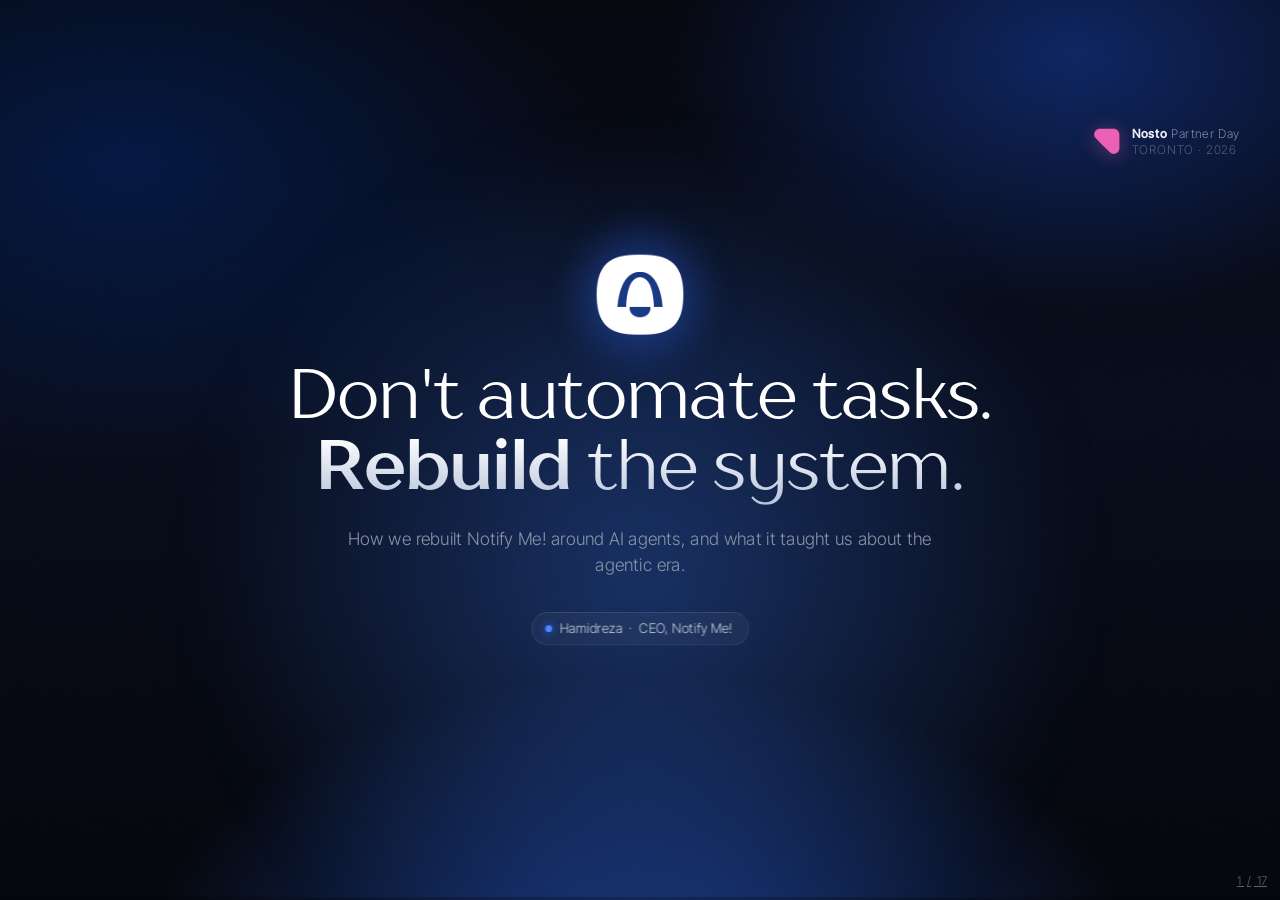
<file: index.html>
<!DOCTYPE html>
<html lang="en">
<head>
<meta charset="utf-8">
<meta name="viewport" content="width=device-width, initial-scale=1.0">
<title>Notify Me! · Don't automate tasks. Rebuild the system.</title>
<link rel="stylesheet" href="vendor/reset.css">
<link rel="stylesheet" href="vendor/reveal.css">
<link rel="stylesheet" href="css/theme.css?v=7">
<link rel="stylesheet" href="css/walkthrough.css?v=21">
<link rel="stylesheet" href="css/bento.css?v=hue11">
</head>
<body>
<div class="bg-aurora"></div>
<div class="bg-grain"></div>

<div class="reveal">
<div class="slides">

<!-- ================= 01 · COVER ================= -->
<section class="slide center">
  <!-- event badge (host): kept small so the Notify Me! mark stays the hero -->
  <div style="position:absolute; top:54px; right:60px; display:flex; align-items:center; gap:18px; z-index:3; opacity:.92">
    <svg viewBox="2050 90 460 450" aria-label="Nosto" style="width:42px; height:42px; filter:drop-shadow(0 4px 15px rgba(255,102,191,.4))"><path d="M2112.39 253.6C2056.45 194.694 2098.17 97.4025 2179.36 97.4025L2407.6 97.4025C2458.63 97.4025 2500 138.809 2500 189.887V417.957C2500 499.278 2402.68 541.011 2343.86 484.916L2218.74 365.608L2112.39 253.6Z" fill="#FF66BF"/></svg>
    <span style="font-family:var(--font-mono); font-size:18px; letter-spacing:.05em; line-height:1.35; text-align:left; color:var(--g2)"><b style="color:#fff; font-weight:600">Nosto</b> Partner Day<br><span style="color:var(--g3); letter-spacing:.08em">TORONTO · 2026</span></span>
  </div>
  <div class="hero-mark float" style="margin-bottom:44px">
    <span class="bloom"></span>
    <img src="img/mark-white.png" alt="Notify Me!" style="height:120px">
  </div>
  <h1 style="font-size:104px; text-align:center; line-height:1.02">Don't automate tasks.<br><span class="grad-text" style="color:#fff"><b>Rebuild</b> the system.</span></h1>
  <p class="lead" style="text-align:center; margin-left:auto; margin-right:auto">How we rebuilt Notify&nbsp;Me! around AI agents, and what it taught us about the agentic era.</p>
  <div class="pill" style="margin-top:52px"><span class="dot"></span>Hamidreza&nbsp;&nbsp;·&nbsp;&nbsp;CEO, Notify&nbsp;Me!</div>
</section>

<!-- ================= 01B · AI-POWERED ISN'T ENOUGH (two-view gauge build) =============
     TWO VIEWS on one advance (reveal fragment index 1):
       View 1 - the comfortable illusion: two "good news" items (left) + the Individual
                speed gauge revved high (right, blue). Right slot sits empty, reserved.
       View 2 - the reframe: the view-1 items DIM to .32, the reframe items + the quote
                fade in, and the Organization speed gauge fades into the reserved slot at
                40% in yellow. Individual high vs organization 40% is the whole contrast.
     One fragment class .v2 (index 1) reveals every view-2 element together; the dim + the
     org gauge are driven off `section:has(.v2.visible)`, the same has()-gate the Tous
     slide uses. QA can't see fragment .visible, so QA rules below force the view-2 frame.
     Gauge model unchanged: needle box rotates about its centre (=hub 200,200); rotate =
     240*t - 120; value arc pathLength=240 so dashoffset = 240*(1-t). Individual t=.9
     (rotate 96, offset 24); Organization t=.4 (rotate -24, offset 144). -->
<style>
.spd2-title{ font-size:54px; }
.spd2-body{ display:flex; align-items:center; gap:30px; width:100%; margin-top:36px; }
.spd2-text{ width:680px; flex:none; }
.spd2-v1{ display:flex; flex-direction:column; gap:15px; transition:opacity .55s ease; }
.spd2-v2{ display:flex; flex-direction:column; gap:15px; margin-top:26px; }
.spd2-item{ display:flex; align-items:flex-start; gap:14px; margin:0;
  font-family:var(--font-body); font-weight:300; font-size:23px; color:var(--g1); line-height:1.3; }
.spd2-item .dot{ width:8px; height:8px; border-radius:50%; margin-top:10px; flex:none; }
.spd2-item .dot.b{ background:var(--blue-elec); box-shadow:0 0 10px rgba(76,135,255,.9); }
.spd2-item .dot.y{ background:#F5C24B; box-shadow:0 0 10px rgba(245,194,75,.9); }
.reveal section .spd2-v2 .fragment.fade-in-up{
  transition:opacity .55s ease, transform .55s cubic-bezier(.2,.7,.2,1); }

.spd2-gauges{ flex:1; display:flex; justify-content:center; gap:24px; }
.spd-gauge{ position:relative; width:400px; height:400px; }
.spd-hi { --nc:#E7F0FF; --arc:var(--blue-elec); --acr:76,135,255;  --lab:var(--blue-elec); }
.spd-org{ --nc:#FFE7B0; --arc:#F5C24B;          --acr:245,194,75; --lab:#F5C24B; opacity:0;
  transition:opacity .6s ease; }

.spd-bloom{ position:absolute; left:50%; top:52%; width:440px; height:440px; margin:-220px 0 0 -220px;
  border-radius:50%; z-index:0; filter:blur(30px); pointer-events:none;
  background:radial-gradient(circle, rgba(var(--acr),.30), transparent 62%); }

.spd-svg{ position:absolute; inset:0; width:100%; height:100%; z-index:1; overflow:visible; }
.spd-track{ fill:none; stroke:rgba(255,255,255,.09); stroke-width:10; stroke-linecap:round; }
.spd-ticks{ fill:none; stroke:rgba(255,255,255,.22); stroke-width:2; stroke-dasharray:1 11; }
.spd-val{ fill:none; stroke:var(--arc); stroke-width:10; stroke-linecap:round;
  stroke-dasharray:240; stroke-dashoffset:240;
  filter:drop-shadow(0 0 7px rgba(var(--acr),.9)) drop-shadow(0 0 20px rgba(var(--acr),.5)); }

/* needle: an HTML box rotated about its centre (=hub). Default points up. */
.spd-sweep, .spd-jit{ position:absolute; inset:0; transform-origin:50% 50%; z-index:2; }
.spd-sweep{ transform:rotate(-120deg); }
.spd-needle{ position:absolute; inset:0; filter:drop-shadow(0 0 6px rgba(var(--acr),.85)); }
.spd-needle::before{ content:''; position:absolute; left:50%; top:72px; margin-left:-5px;
  width:0; height:0; border-left:5px solid transparent; border-right:5px solid transparent;
  border-bottom:128px solid var(--nc); }
.spd-needle::after{ content:''; position:absolute; left:50%; top:200px; margin-left:-4px;
  width:0; height:0; border-left:4px solid transparent; border-right:4px solid transparent;
  border-top:30px solid var(--nc); opacity:.6; }
.spd-hub{ position:absolute; left:50%; top:50%; width:22px; height:22px; margin:-11px 0 0 -11px;
  z-index:3; border-radius:50%; background:radial-gradient(circle at 38% 34%, #fff, var(--arc) 78%);
  box-shadow:0 0 0 4px rgba(var(--acr),.16), 0 0 16px rgba(var(--acr),.8); }

.spd-cap{ position:absolute; top:300px; left:0; right:0; z-index:3; text-align:center;
  font-family:var(--font-display); font-weight:400; font-size:25px; color:#fff; letter-spacing:-.01em; }
.spd-tag{ position:absolute; top:340px; left:0; right:0; z-index:3; text-align:center;
  font-family:var(--font-mono); font-weight:500; font-size:15px; letter-spacing:.22em;
  text-transform:uppercase; color:var(--lab); }

/* ---- the run ---- */
@keyframes spdSweepHi { 0%{transform:rotate(-120deg)} 55%{transform:rotate(104deg)}
  74%{transform:rotate(90deg)} 88%{transform:rotate(99deg)} 100%{transform:rotate(96deg)} }
@keyframes spdSweepOrg{ 0%{transform:rotate(-120deg)} 55%{transform:rotate(-14deg)}
  76%{transform:rotate(-28deg)} 100%{transform:rotate(-24deg)} }
@keyframes spdFillHi { from{stroke-dashoffset:240} to{stroke-dashoffset:24} }
@keyframes spdFillOrg{ from{stroke-dashoffset:240} to{stroke-dashoffset:144} }
@keyframes spdJitAlive{ 0%,100%{transform:rotate(0)} 20%{transform:rotate(1.3deg)}
  45%{transform:rotate(-1deg)} 70%{transform:rotate(1deg)} }
@keyframes spdBloom{ 0%,100%{transform:scale(1);opacity:.7} 50%{transform:scale(1.1);opacity:.95} }

/* View 1: the individual gauge revs up on slide entry */
.reveal section.present .spd-hi{ animation:riseIn .8s .2s both ease-out; }
.reveal section.present .spd-hi .spd-sweep{ animation:spdSweepHi 1.6s .45s both cubic-bezier(.2,.8,.25,1); }
.reveal section.present .spd-hi .spd-val{ animation:spdFillHi 1.6s .45s both cubic-bezier(.2,.8,.25,1); }
.reveal section.present .spd-hi .spd-jit{ animation:spdJitAlive 2.6s 2.2s ease-in-out infinite; }
.reveal section.present .spd-hi .spd-bloom{ animation:spdBloom 4.6s 2s ease-in-out infinite; }
/* View 2 (advance): dim the good news, ignite the organization gauge at 40% */
.reveal section.present:has(.v2.visible) .spd2-v1{ opacity:.32; }
.reveal section.present:has(.v2.visible) .spd-org{ opacity:1; }
.reveal section.present:has(.v2.visible) .spd-org .spd-sweep{ animation:spdSweepOrg 1.3s .12s both cubic-bezier(.2,.8,.25,1); }
.reveal section.present:has(.v2.visible) .spd-org .spd-val{ animation:spdFillOrg 1.3s .12s both cubic-bezier(.2,.8,.25,1); }

/* QA (?qa) can't read fragment .visible, so force the settled view-2 frame */
.qa .spd-hi, .qa .spd-org{ animation:none !important; opacity:1 !important; }
.qa .spd2-v1{ opacity:.32 !important; }
.qa .spd2-v2 .fragment{ opacity:1 !important; transform:none !important; }
.qa .spd-hi .spd-sweep{ animation:none !important; transform:rotate(96deg) !important; }
.qa .spd-org .spd-sweep{ animation:none !important; transform:rotate(-24deg) !important; }
.qa .spd-hi .spd-val{ animation:none !important; stroke-dashoffset:24 !important; }
.qa .spd-org .spd-val{ animation:none !important; stroke-dashoffset:144 !important; }
.qa .spd-jit, .qa .spd-bloom{ animation:none !important; transform:none !important; }
</style>
<section class="slide">
  <p class="eyebrow">The reality check</p>
  <h2 class="spd2-title">Why &ldquo;AI-Powered&rdquo; Isn&rsquo;t Enough</h2>

  <div class="spd2-body">
    <div class="spd2-text">
      <div class="spd2-v1">
        <p class="spd2-item"><span class="dot b"></span>Your productivity improves dramatically</p>
        <p class="spd2-item"><span class="dot b"></span>Everyone seems to be working faster</p>
      </div>
      <div class="spd2-v2">
        <p class="spd2-item fragment fade-in-up v2" data-fragment-index="1"><span class="dot y"></span>Because being AI-powered isn&rsquo;t enough anymore.</p>
        <p class="spd2-item fragment fade-in-up v2" data-fragment-index="1"><span class="dot y"></span>Your organization has to become AI-native.</p>
      </div>
    </div>

    <div class="spd2-gauges">
      <!-- individual: blue, revved high -->
      <div class="spd-gauge spd-hi">
        <span class="spd-bloom"></span>
        <svg class="spd-svg" viewBox="0 0 400 400" aria-hidden="true">
          <path class="spd-track" d="M70.096 275 A150 150 0 1 1 329.904 275"/>
          <path class="spd-ticks" pathLength="240" d="M85.685 266 A132 132 0 1 1 314.315 266"/>
          <path class="spd-val" pathLength="240" d="M70.096 275 A150 150 0 1 1 329.904 275"/>
        </svg>
        <div class="spd-sweep"><div class="spd-jit"><div class="spd-needle"></div></div></div>
        <span class="spd-hub"></span>
        <span class="spd-cap">Individual speed</span>
        <span class="spd-tag">High</span>
      </div>

      <!-- organization: yellow, fades in at 40% on view 2 -->
      <div class="spd-gauge spd-org">
        <span class="spd-bloom"></span>
        <svg class="spd-svg" viewBox="0 0 400 400" aria-hidden="true">
          <path class="spd-track" d="M70.096 275 A150 150 0 1 1 329.904 275"/>
          <path class="spd-ticks" pathLength="240" d="M85.685 266 A132 132 0 1 1 314.315 266"/>
          <path class="spd-val" pathLength="240" d="M70.096 275 A150 150 0 1 1 329.904 275"/>
        </svg>
        <div class="spd-sweep"><div class="spd-jit"><div class="spd-needle"></div></div></div>
        <span class="spd-hub"></span>
        <span class="spd-cap">Organization speed</span>
        <span class="spd-tag">Slow</span>
      </div>
    </div>
  </div>

  <div class="foot"><img src="img/lockup-white.png" alt="Notify Me!"><span class="sep"></span><span class="pg">The problem</span></div>
</section>

<!-- ================= 05 · SPEAKER ================= -->
<section class="slide">
  <div class="row between center-x" style="width:100%">
    <div class="col" style="max-width:840px">
      <p class="eyebrow">Who's talking</p>
      <h1 style="font-size:104px">Hamidreza Zahedi</h1>
      <p class="lead" style="margin-top:18px; font-size:28px; color:var(--g1)">CEO at Notify&nbsp;Me!, building it for almost four years.</p>
    </div>
    <div class="portrait float"><span class="bloom"></span><img src="img/hamidreza.jpeg" alt="Hamidreza Zahedi, CEO of Notify Me!"></div>
  </div>
  <div class="foot"><img src="img/lockup-white.png" alt=""></div>
</section>

<!-- ================= 06 · DIVIDER PART 1 (.pd template) ================= -->
<section class="slide pd">
  <span class="pd-rule"></span>
  <span class="pd-num">01</span>
  <div class="pd-wrap">
    <div class="pd-hl">
      <span class="pd-bloom"></span>
      <div class="pd-rail">
        <span class="lab">Part</span>
        <span class="pd-step cur">01</span>
        <span class="pd-link"></span>
        <span class="pd-step">02</span>
        <span class="pd-link"></span>
        <span class="pd-step">03</span>
        <span class="pd-link"></span>
        <span class="pd-step">04</span>
      </div>
      <h1 class="grad-text">How we got here</h1>
    </div>
  </div>
  <div class="foot-r">Part 01&nbsp;·&nbsp;How we got here</div>
</section>

<!-- ================= 09 · THE AI WEEK ================= -->
<!-- ARCHIVED (2026-07-18, Sam's call): removed from the running deck via data-visibility="hidden"
     on the <section> below. Kept in place so it's restorable — delete that attribute to bring it back. -->

<style>
/* --- AI Week (scoped) --- */
.aiw-week{ margin-top:52px; }
.aiw-week--p2{ margin-top:40px; }
.aiw-rail{ position:relative; display:grid; grid-template-columns:repeat(5,1fr); gap:20px; }
.aiw-line{ position:absolute; left:78px; right:78px; top:36px; height:2px; z-index:0;
  background:linear-gradient(90deg, transparent, var(--blue) 8%, var(--blue-bright) 52%, var(--purple) 94%, transparent);
  box-shadow:0 0 18px rgba(45,107,255,.5); }
.aiw-day{ position:relative; z-index:1; display:flex; flex-direction:column; align-items:center; text-align:center; }
.aiw-node{ width:74px; height:74px; border-radius:21px; display:flex; align-items:center; justify-content:center;
  background:linear-gradient(160deg, #17284a, #0c1730); border:1px solid var(--glass-border); color:var(--blue-elec);
  box-shadow:0 14px 34px rgba(0,0,0,.45), inset 0 0 34px -20px var(--blue-elec); }
.aiw-node svg{ width:32px; height:32px; }
.aiw-tag{ font-family:var(--font-mono); font-size:13px; font-weight:500; letter-spacing:.2em;
  text-transform:uppercase; color:var(--g3); margin-top:18px; }
.aiw-act{ font-family:var(--font-display); font-size:23px; font-weight:400; color:#fff; margin-top:7px; }
.aiw-sub{ font-size:16px; line-height:1.42; color:var(--g2); margin-top:7px; max-width:210px; }
.aiw-day.is-demo .aiw-node{ color:#fff; border-color:rgba(155,38,240,.55);
  /* opaque: the rail line passes behind the node */
  background:linear-gradient(160deg, #2F104D, #0B1732);
  box-shadow:0 0 0 1px rgba(155,38,240,.4), 0 18px 48px rgba(155,38,240,.4), inset 0 0 40px -22px var(--purple); }
.aiw-day.is-demo .aiw-tag{ color:var(--purple); }
.aiw-tag:empty::after{ content:'\00a0'; } /* holds the row's baseline where there's no label */

/* --- the bottom band: the two tools, wired into the workflow they built ---
   Single view: nothing here is a fragment. The whole band plays one timed build on slide
   entry and settles. Nothing loops.
   Widths are explicit (290 + 120 + 1290 = 1700, the slide's content box) because the wire
   SVGs map their viewBox 1:1 onto px-positioned HTML nodes; a flexed width would scale the
   SVG and drift the wires off the nodes. */
.aiw-build{ position:relative; margin-top:44px; height:380px; display:flex; align-items:center; }
.aiw-logos{ width:290px; flex:none; display:flex; flex-direction:column; gap:18px; }
.aiw-logo{ display:flex; align-items:center; gap:18px; padding:18px 28px 18px 22px; border-radius:18px;
  background:var(--glass); border:1px solid var(--glass-border);
  backdrop-filter:blur(14px); -webkit-backdrop-filter:blur(14px); }
.aiw-logo .mk{ width:48px; height:48px; flex:none; display:flex; align-items:center; justify-content:center;
  border-radius:13px; }
.aiw-logo .tx{ display:flex; flex-direction:column; }
.aiw-logo .nm{ font-family:var(--font-display); font-size:24px; font-weight:400; color:#fff; line-height:1; }
.aiw-logo .rl{ font-size:15px; color:var(--g2); margin-top:6px; }
.aiw-logo--gpt .mk{ background:rgba(16,163,127,.14); box-shadow:inset 0 0 24px -14px #10A37F; }
.aiw-logo--gpt .mk svg{ width:30px; height:30px; color:#10A37F; }
.aiw-logo--n8n .mk{ background:rgba(234,75,113,.14); box-shadow:inset 0 0 24px -14px #EA4B71; }
.aiw-logo--n8n .mk svg{ width:40px; height:26px; }

/* the two feed wires: each tool card into a port on the canvas edge, coloured by its tool */
.aiw-feed{ position:absolute; inset:0; width:100%; height:100%; z-index:2; pointer-events:none; overflow:visible; }
/* dashoffset:1 already hides an undrawn path, so these need no separate opacity gate */
.aiw-feed .fd{ fill:none; stroke-width:2; stroke-linecap:round; stroke-dasharray:1; stroke-dashoffset:1; }
.aiw-feed .fd-gpt{ stroke:#10A37F; filter:drop-shadow(0 0 6px rgba(16,163,127,.75)); }
.aiw-feed .fd-n8n{ stroke:#EA4B71; filter:drop-shadow(0 0 6px rgba(234,75,113,.75)); }
.aiw-feed .pt{ opacity:0; }
.aiw-feed .pt-gpt{ fill:#10A37F; filter:drop-shadow(0 0 7px rgba(16,163,127,.9)); }
.aiw-feed .pt-n8n{ fill:#EA4B71; filter:drop-shadow(0 0 7px rgba(234,75,113,.9)); }
@keyframes aiwFeed{ from{ stroke-dashoffset:1 } to{ stroke-dashoffset:0 } }
@keyframes aiwPop{ from{ opacity:0 } to{ opacity:1 } }

/* --- the n8n canvas --- */
.wf{ width:1290px; flex:none; margin-left:120px; height:380px; border-radius:20px; overflow:hidden;
  background:rgba(10,16,32,.55); border:1px solid var(--glass-border);
  backdrop-filter:blur(18px) saturate(120%); -webkit-backdrop-filter:blur(18px) saturate(120%);
  box-shadow:0 30px 80px rgba(0,0,0,.5), inset 0 1px 0 rgba(255,255,255,.08); opacity:0; }
.wf-bar{ height:48px; display:flex; align-items:center; gap:12px; padding:0 20px;
  border-bottom:1px solid var(--hair); background:rgba(255,255,255,.03); }
.wf-dot{ width:9px; height:9px; border-radius:50%; background:#EA4B71; flex:none;
  box-shadow:0 0 10px rgba(234,75,113,.8); }
.wf-name{ font-family:var(--font-mono); font-size:14px; font-weight:500; color:var(--g1); letter-spacing:.04em; }
.wf-exec{ margin-left:auto; display:flex; align-items:center; gap:8px; padding:5px 13px; border-radius:100px;
  background:rgba(95,208,166,.12); border:1px solid rgba(95,208,166,.4);
  font-family:var(--font-mono); font-size:12px; font-weight:500; letter-spacing:.14em;
  text-transform:uppercase; color:var(--mint); opacity:0; }
.wf-exec svg{ width:12px; height:12px; }
/* n8n's dot-grid canvas */
.wf-canvas{ position:relative; height:332px;
  background-image:radial-gradient(rgba(255,255,255,.10) 1.1px, transparent 1.1px);
  background-size:26px 26px; background-position:13px 13px; }
/* the graph's own bounds sit 62px left of the canvas centre; nudge wires and nodes
   together so the coordinates above stay readable. Keep these two values equal. */
.wf-wires{ position:absolute; inset:0; width:100%; height:100%; overflow:visible;
  transform:translateX(31px); }
.wf-wires path{ fill:none; stroke-linecap:round; }
.wf-base{ stroke:rgba(255,255,255,.13); stroke-width:2; }
.wf-fill{ stroke:#EA4B71; stroke-width:2.4; filter:drop-shadow(0 0 5px rgba(234,75,113,.8));
  stroke-dasharray:1; stroke-dashoffset:1; }
.wf-fill.is-ai{ stroke:#10A37F; filter:drop-shadow(0 0 5px rgba(16,163,127,.8)); }
@keyframes wfFill{ from{ stroke-dashoffset:1 } to{ stroke-dashoffset:0 } }

/* zero-size anchor: the box centres on (--x,--y) so the wire endpoints match exactly */
.wf-node{ position:absolute; left:var(--x); top:var(--y); width:0; height:0; z-index:1;
  transform:translateX(31px); }
.wf-box{ position:absolute; left:-30px; top:-30px; width:60px; height:60px; border-radius:14px;
  display:flex; align-items:center; justify-content:center;
  background:linear-gradient(160deg,#17284a,#0c1730); border:1px solid var(--glass-border);
  color:var(--g2); box-shadow:0 10px 26px rgba(0,0,0,.45); opacity:0; }
.wf-box svg{ width:28px; height:28px; }
/* real brand marks (Canny, Intercom, Slack) ship as their own artwork, so they are
   <img> not currentColor glyphs. Same 28px box as the icon nodes. */
.wf-box img{ width:28px; height:28px; display:block; }
/* n8n draws trigger nodes with a rounded leading edge */
.wf-node.is-trigger .wf-box{ border-radius:30px 14px 14px 30px; }
.wf-node.is-ai .wf-box svg{ width:26px; height:26px; }
.wf-lb{ position:absolute; left:-80px; top:40px; width:160px; text-align:center;
  font-family:var(--font-body); font-size:15px; font-weight:500; color:#fff; line-height:1.25; opacity:0; }
.wf-lb i{ display:block; font-style:normal; font-size:13px; font-weight:300; color:var(--g3); margin-top:3px; }
.wf-ck{ position:absolute; left:20px; top:-32px; width:19px; height:19px; border-radius:50%;
  background:var(--mint); color:#06231a; display:flex; align-items:center; justify-content:center;
  opacity:0; transform:scale(.4); box-shadow:0 0 12px rgba(95,208,166,.7); }
.wf-ck svg{ width:11px; height:11px; }
@keyframes wfBox{ from{ opacity:0; transform:scale(.55) } to{ opacity:1; transform:none } }
@keyframes wfCk{ from{ opacity:0; transform:scale(.4) } to{ opacity:1; transform:scale(1) } }
/* the run: each node flares as the data reaches it, then holds a lit "done" state */
@keyframes wfFlare{
  0%  { box-shadow:0 10px 26px rgba(0,0,0,.45); border-color:var(--glass-border); color:var(--g2) }
  28% { box-shadow:0 0 0 5px rgba(234,75,113,.22), 0 0 34px rgba(234,75,113,.75); border-color:rgba(234,75,113,.8); color:#fff }
  100%{ box-shadow:0 10px 26px rgba(0,0,0,.45), 0 0 20px rgba(234,75,113,.28); border-color:rgba(234,75,113,.45); color:#fff } }
@keyframes wfFlareAI{
  0%  { box-shadow:0 10px 26px rgba(0,0,0,.45); border-color:var(--glass-border); color:var(--g2) }
  28% { box-shadow:0 0 0 5px rgba(16,163,127,.22), 0 0 34px rgba(16,163,127,.8); border-color:rgba(16,163,127,.85); color:#fff }
  100%{ box-shadow:0 10px 26px rgba(0,0,0,.45), 0 0 22px rgba(16,163,127,.3); border-color:rgba(16,163,127,.5); color:#10A37F } }

/* --- the build: one timed pass on slide entry. No fragments (single view), and every
   animation is finite + `both`, so the band runs once and holds its finished state.
   Per-element delays ride in on --d (appear) / --f (flare) / --dw (wire) / --dc (check),
   set inline on each node so the sequence reads in the markup. --- */
.reveal section.present .aiw-line{ transform-origin:left center;
  animation:drawLine .9s .55s both cubic-bezier(.4,0,.1,1); }
.reveal section.present .aiw-day{ animation:riseIn .6s var(--d) both ease-out; }
.reveal section.present .aiw-logo{ animation:riseIn .6s var(--d) both ease-out; }
.reveal section.present .aiw-feed .fd{ animation:aiwFeed .6s var(--d) both ease-out; }
.reveal section.present .aiw-feed .pt{ animation:aiwPop .3s var(--d) both ease-out; }
.reveal section.present .wf{ animation:aiwPop .7s 1.6s both ease-out; }
/* wires land after every node is on the canvas, so nothing ever wires to an empty spot */
.reveal section.present .wf-base{ animation:aiwPop .4s 2.45s both ease-out; }
.reveal section.present .wf-box{ animation:wfBox .5s var(--d) both cubic-bezier(.2,.7,.2,1),
                                           wfFlare .7s var(--f) both ease-out; }
.reveal section.present .wf-node.is-ai .wf-box{ animation:wfBox .5s var(--d) both cubic-bezier(.2,.7,.2,1),
                                                          wfFlareAI 1.1s var(--f) both ease-out; }
.reveal section.present .wf-lb{ animation:aiwPop .5s var(--d) both ease-out; }
.reveal section.present .wf-ck{ animation:wfCk .45s var(--dc) both cubic-bezier(.2,.8,.25,1); }
.reveal section.present .wf-fill{ animation:wfFill .5s var(--dw) both linear; }
.reveal section.present .wf-exec{ animation:aiwPop .5s 6.5s both ease-out; }

/* ?qa freezes motion for deterministic renders/PDF: pin the whole band to its end state. */
.qa .aiw-line{ animation:none !important; transform:none !important; }
.qa .aiw-day, .qa .aiw-logo, .qa .wf, .qa .wf-lb, .qa .wf-exec,
.qa .wf-base{ animation:none !important; opacity:1 !important; }
.qa .aiw-feed .fd, .qa .wf-fill{ animation:none !important; stroke-dashoffset:0 !important; }
.qa .aiw-feed .pt{ animation:none !important; opacity:1 !important; }
.qa .wf-box{ animation:none !important; opacity:1 !important; color:#fff !important;
  border-color:rgba(234,75,113,.45) !important;
  box-shadow:0 10px 26px rgba(0,0,0,.45), 0 0 20px rgba(234,75,113,.28) !important; }
.qa .wf-node.is-ai .wf-box{ color:#10A37F !important; border-color:rgba(16,163,127,.5) !important;
  box-shadow:0 10px 26px rgba(0,0,0,.45), 0 0 22px rgba(16,163,127,.3) !important; }
.qa .wf-ck{ animation:none !important; opacity:1 !important; transform:scale(1) !important; }
</style>
<section class="slide" data-visibility="hidden">
  <p class="eyebrow">2025 &middot; the AI pivot</p>
  <h2 style="font-size:56px; max-width:1500px">First, we stopped <b>everything</b> for a week.</h2>
  <p class="lead" style="margin-top:16px; max-width:1180px">Normal work on hold. The whole company pointed at one thing.</p>

  <div class="aiw-week aiw-week--p2">
    <div class="aiw-rail">
      <span class="aiw-line"></span>
      <!-- Day 1 -->
      <div class="aiw-day" style="--d:.35s">
        <span class="aiw-node"><svg viewBox="0 0 24 24" fill="none" stroke="currentColor" stroke-width="1.6" stroke-linecap="round" stroke-linejoin="round"><path d="M3 5.5A2.5 2.5 0 0 1 5.5 3H11v16H5.5A2.5 2.5 0 0 0 3 21.5z"/><path d="M21 5.5A2.5 2.5 0 0 0 18.5 3H13v16h5.5A2.5 2.5 0 0 1 21 21.5z"/></svg></span>
        <span class="aiw-tag"></span>
        <span class="aiw-act">Read about it</span>
      </div>
      <!-- Day 2 -->
      <div class="aiw-day" style="--d:.45s">
        <span class="aiw-node"><svg viewBox="0 0 24 24" fill="none" stroke="currentColor" stroke-width="1.6" stroke-linecap="round" stroke-linejoin="round"><rect x="3" y="4.5" width="18" height="14" rx="2.5"/><path d="M10.5 9.2 14.5 11.5 10.5 13.8z" fill="currentColor" stroke="none"/></svg></span>
        <span class="aiw-tag"></span>
        <span class="aiw-act">Watch &amp; learn</span>
      </div>
      <!-- Day 3 -->
      <div class="aiw-day" style="--d:.55s">
        <span class="aiw-node"><svg viewBox="0 0 24 24" fill="none" stroke="currentColor" stroke-width="1.6" stroke-linecap="round" stroke-linejoin="round"><path d="M9 3h6"/><path d="M10 3v6.2L5.2 17a2 2 0 0 0 1.7 3h10.2a2 2 0 0 0 1.7-3L14 9.2V3"/><path d="M7.5 14h9"/></svg></span>
        <span class="aiw-tag"></span>
        <span class="aiw-act">Get hands-on</span>
      </div>
      <!-- Day 4 -->
      <div class="aiw-day" style="--d:.65s">
        <span class="aiw-node"><svg viewBox="0 0 24 24" fill="none" stroke="currentColor" stroke-width="1.6" stroke-linecap="round" stroke-linejoin="round"><circle cx="6" cy="12" r="2.4"/><circle cx="18" cy="6" r="2.4"/><circle cx="18" cy="18" r="2.4"/><path d="M8.1 10.9 15.9 7.1M8.1 13.1 15.9 16.9"/></svg></span>
        <span class="aiw-tag"></span>
        <span class="aiw-act">Share it back</span>
      </div>
      <!-- Demo Day -->
      <div class="aiw-day is-demo" style="--d:.75s">
        <span class="aiw-node"><svg viewBox="0 0 24 24" fill="none" stroke="currentColor" stroke-width="1.6" stroke-linecap="round" stroke-linejoin="round"><path d="M12 3c3.5 1.6 5.5 5 5.5 9 0 1.7-.4 3.2-1 4.5H7.5c-.6-1.3-1-2.8-1-4.5 0-4 2-7.4 5.5-9z"/><circle cx="12" cy="10" r="1.9"/><path d="M9 17.5c-1.6.7-2.4 2-2.6 3.5 1.6-.2 2.8-.9 3.6-2M15 17.5c1.6.7 2.4 2 2.6 3.5-1.6-.2-2.8-.9-3.6-2"/></svg></span>
        <span class="aiw-tag">Demo Day</span>
        <span class="aiw-act">Ship something real</span>
      </div>
    </div>

    <!-- The two tools, wired into a workflow of the kind the team actually shipped that week.
         Sample workflow on purpose: a weekly digest of feature requests pulled from Canny and
         Intercom. No counts or metrics anywhere in it, so nothing here reads as a claim. -->
    <div class="aiw-build">
      <div class="aiw-logos">
        <!-- ChatGPT -->
        <div class="aiw-logo aiw-logo--gpt" style="--d:1.2s">
          <span class="mk"><svg viewBox="0 0 24 24" fill="currentColor" aria-label="ChatGPT"><path d="M22.2819 9.8211a5.9847 5.9847 0 0 0-.5157-4.9108 6.0462 6.0462 0 0 0-6.5098-2.9A6.0651 6.0651 0 0 0 4.9807 4.1818a5.9847 5.9847 0 0 0-3.9977 2.9 6.0462 6.0462 0 0 0 .7427 7.0966 5.98 5.98 0 0 0 .511 4.9107 6.051 6.051 0 0 0 6.5146 2.9001A5.9847 5.9847 0 0 0 13.2599 24a6.0557 6.0557 0 0 0 5.7718-4.2058 5.9894 5.9894 0 0 0 3.9977-2.9001 6.0557 6.0557 0 0 0-.7475-7.0729zm-9.022 12.6081a4.4755 4.4755 0 0 1-2.8764-1.0408l.1419-.0804 4.7783-2.7582a.7948.7948 0 0 0 .3927-.6813v-6.7369l2.02 1.1686a.071.071 0 0 1 .038.052v5.5826a4.504 4.504 0 0 1-4.4945 4.4944zm-9.6607-4.1254a4.4708 4.4708 0 0 1-.5346-3.0137l.142.0852 4.783 2.7582a.7712.7712 0 0 0 .7806 0l5.8428-3.3685v2.3324a.0804.0804 0 0 1-.0332.0615L9.74 19.9502a4.4992 4.4992 0 0 1-6.1408-1.6464zM2.3408 7.8956a4.485 4.485 0 0 1 2.3655-1.9728V11.6a.7664.7664 0 0 0 .3879.6765l5.8144 3.3543-2.0201 1.1685a.0757.0757 0 0 1-.071 0l-4.8303-2.7865A4.504 4.504 0 0 1 2.3408 7.872zm16.5963 3.8558L13.1038 8.364 15.1192 7.2a.0757.0757 0 0 1 .071 0l4.8303 2.7913a4.4944 4.4944 0 0 1-.6765 8.1042v-5.6772a.79.79 0 0 0-.407-.667zm2.0107-3.0231l-.142-.0852-4.7735-2.7818a.7759.7759 0 0 0-.7854 0L9.409 9.2297V6.8974a.0662.0662 0 0 1 .0284-.0615l4.8303-2.7866a4.4992 4.4992 0 0 1 6.6802 4.66zM8.3065 12.863l-2.02-1.1638a.0804.0804 0 0 1-.038-.0567V6.0742a4.4992 4.4992 0 0 1 7.3757-3.4537l-.142.0805L8.704 5.459a.7948.7948 0 0 0-.3927.6813zm1.0976-2.3654l2.602-1.4998 2.6069 1.4998v2.9994l-2.5974 1.4997-2.6067-1.4997z"/></svg></span>
          <span class="tx"><span class="nm">ChatGPT</span></span>
        </div>
        <!-- n8n -->
        <div class="aiw-logo aiw-logo--n8n" style="--d:1.32s">
          <span class="mk"><svg viewBox="0 0 72 40" fill="none" aria-label="n8n"><line x1="12" y1="20" x2="34" y2="20" stroke="#EA4B71" stroke-width="2.6"/><line x1="34" y1="20" x2="58" y2="9" stroke="#EA4B71" stroke-width="2.6"/><line x1="34" y1="20" x2="58" y2="31" stroke="#EA4B71" stroke-width="2.6"/><circle cx="12" cy="20" r="6" fill="#EA4B71"/><circle cx="34" cy="20" r="7.5" fill="#0A1020" stroke="#EA4B71" stroke-width="2.8"/><circle cx="58" cy="9" r="6" fill="#EA4B71"/><circle cx="58" cy="31" r="6" fill="#EA4B71"/></svg></span>
          <span class="tx"><span class="nm">n8n</span></span>
        </div>
      </div>

      <!-- viewBox is 1:1 with .aiw-build's 1700x380 box, so these land on the panel edge exactly -->
      <svg class="aiw-feed" viewBox="0 0 1700 380" aria-hidden="true">
        <path class="fd fd-gpt" pathLength="1" style="--d:1.55s" d="M290,136 C350,136 350,165 410,165"/>
        <path class="fd fd-n8n" pathLength="1" style="--d:1.67s" d="M290,244 C350,244 350,215 410,215"/>
        <circle class="pt pt-gpt" style="--d:2.05s" cx="410" cy="165" r="4.5"/>
        <circle class="pt pt-n8n" style="--d:2.17s" cx="410" cy="215" r="4.5"/>
      </svg>

      <div class="wf">
        <div class="wf-bar">
          <span class="wf-dot"></span>
          <span class="wf-name">weekly-feature-request-digest</span>
          <span class="wf-exec">
            <svg viewBox="0 0 24 24" fill="none" stroke="currentColor" stroke-width="3.4" stroke-linecap="round" stroke-linejoin="round"><path d="M4.5 12.5 9.5 17.5 19.5 6.5"/></svg>
            Executed
          </span>
        </div>

        <div class="wf-canvas">
          <svg class="wf-wires" viewBox="0 0 1290 332" aria-hidden="true">
            <path class="wf-base" d="M125,140 C220,140 220,66 315,66"/>
            <path class="wf-base" d="M125,140 C220,140 220,214 315,214"/>
            <path class="wf-base" d="M375,66 C475,66 475,140 575,140"/>
            <path class="wf-base" d="M375,214 C475,214 475,140 575,140"/>
            <path class="wf-base" d="M635,140 L825,140"/>
            <path class="wf-base" d="M885,140 L1090,140"/>
            <path class="wf-fill" pathLength="1" style="--dw:3.05s" d="M125,140 C220,140 220,66 315,66"/>
            <path class="wf-fill" pathLength="1" style="--dw:3.05s" d="M125,140 C220,140 220,214 315,214"/>
            <path class="wf-fill" pathLength="1" style="--dw:3.65s" d="M375,66 C475,66 475,140 575,140"/>
            <path class="wf-fill" pathLength="1" style="--dw:3.65s" d="M375,214 C475,214 475,140 575,140"/>
            <path class="wf-fill" pathLength="1" style="--dw:4.25s" d="M635,140 L825,140"/>
            <path class="wf-fill is-ai" pathLength="1" style="--dw:5.55s" d="M885,140 L1090,140"/>
          </svg>

          <!-- Schedule trigger -->
          <div class="wf-node is-trigger" style="--x:95px; --y:140px">
            <span class="wf-box" style="--d:1.95s; --f:2.95s"><svg viewBox="0 0 24 24" fill="none" stroke="currentColor" stroke-width="1.7" stroke-linecap="round" stroke-linejoin="round"><circle cx="12" cy="12" r="8.5"/><path d="M12 7.2V12l3.2 1.9"/></svg></span>
            <span class="wf-ck" style="--dc:3.25s"><svg viewBox="0 0 24 24" fill="none" stroke="currentColor" stroke-width="3.4" stroke-linecap="round" stroke-linejoin="round"><path d="M4.5 12.5 9.5 17.5 19.5 6.5"/></svg></span>
            <span class="wf-lb" style="--d:2.07s">Schedule</span>
          </div>
          <!-- Canny -->
          <div class="wf-node" style="--x:345px; --y:66px">
            <span class="wf-box" style="--d:2.04s; --f:3.55s"><img src="img/logo-canny.png" alt="Canny"></span>
            <span class="wf-ck" style="--dc:3.85s"><svg viewBox="0 0 24 24" fill="none" stroke="currentColor" stroke-width="3.4" stroke-linecap="round" stroke-linejoin="round"><path d="M4.5 12.5 9.5 17.5 19.5 6.5"/></svg></span>
            <span class="wf-lb" style="--d:2.16s">Canny</span>
          </div>
          <!-- Intercom -->
          <div class="wf-node" style="--x:345px; --y:214px">
            <span class="wf-box" style="--d:2.13s; --f:3.55s"><img src="img/logo-intercom.svg" alt="Intercom"></span>
            <span class="wf-ck" style="--dc:3.85s"><svg viewBox="0 0 24 24" fill="none" stroke="currentColor" stroke-width="3.4" stroke-linecap="round" stroke-linejoin="round"><path d="M4.5 12.5 9.5 17.5 19.5 6.5"/></svg></span>
            <span class="wf-lb" style="--d:2.25s">Intercom</span>
          </div>
          <!-- Merge -->
          <div class="wf-node" style="--x:605px; --y:140px">
            <span class="wf-box" style="--d:2.22s; --f:4.15s"><svg viewBox="0 0 24 24" fill="none" stroke="currentColor" stroke-width="1.7" stroke-linecap="round" stroke-linejoin="round"><path d="M3.5 6.5h4c1 0 2 .5 2.6 1.3L13.5 12"/><path d="M3.5 17.5h4c1 0 2-.5 2.6-1.3L13.5 12"/><path d="M13.5 12h6.6"/><path d="M17.6 9.1 20.5 12l-2.9 2.9"/></svg></span>
            <span class="wf-ck" style="--dc:4.45s"><svg viewBox="0 0 24 24" fill="none" stroke="currentColor" stroke-width="3.4" stroke-linecap="round" stroke-linejoin="round"><path d="M4.5 12.5 9.5 17.5 19.5 6.5"/></svg></span>
            <span class="wf-lb" style="--d:2.34s">Merge</span>
          </div>
          <!-- OpenAI: the green node the ChatGPT card feeds -->
          <div class="wf-node is-ai" style="--x:855px; --y:140px">
            <span class="wf-box" style="--d:2.31s; --f:4.75s"><svg viewBox="0 0 24 24" fill="currentColor"><path d="M22.2819 9.8211a5.9847 5.9847 0 0 0-.5157-4.9108 6.0462 6.0462 0 0 0-6.5098-2.9A6.0651 6.0651 0 0 0 4.9807 4.1818a5.9847 5.9847 0 0 0-3.9977 2.9 6.0462 6.0462 0 0 0 .7427 7.0966 5.98 5.98 0 0 0 .511 4.9107 6.051 6.051 0 0 0 6.5146 2.9001A5.9847 5.9847 0 0 0 13.2599 24a6.0557 6.0557 0 0 0 5.7718-4.2058 5.9894 5.9894 0 0 0 3.9977-2.9001 6.0557 6.0557 0 0 0-.7475-7.0729zm-9.022 12.6081a4.4755 4.4755 0 0 1-2.8764-1.0408l.1419-.0804 4.7783-2.7582a.7948.7948 0 0 0 .3927-.6813v-6.7369l2.02 1.1686a.071.071 0 0 1 .038.052v5.5826a4.504 4.504 0 0 1-4.4945 4.4944zm-9.6607-4.1254a4.4708 4.4708 0 0 1-.5346-3.0137l.142.0852 4.783 2.7582a.7712.7712 0 0 0 .7806 0l5.8428-3.3685v2.3324a.0804.0804 0 0 1-.0332.0615L9.74 19.9502a4.4992 4.4992 0 0 1-6.1408-1.6464zM2.3408 7.8956a4.485 4.485 0 0 1 2.3655-1.9728V11.6a.7664.7664 0 0 0 .3879.6765l5.8144 3.3543-2.0201 1.1685a.0757.0757 0 0 1-.071 0l-4.8303-2.7865A4.504 4.504 0 0 1 2.3408 7.872zm16.5963 3.8558L13.1038 8.364 15.1192 7.2a.0757.0757 0 0 1 .071 0l4.8303 2.7913a4.4944 4.4944 0 0 1-.6765 8.1042v-5.6772a.79.79 0 0 0-.407-.667zm2.0107-3.0231l-.142-.0852-4.7735-2.7818a.7759.7759 0 0 0-.7854 0L9.409 9.2297V6.8974a.0662.0662 0 0 1 .0284-.0615l4.8303-2.7866a4.4992 4.4992 0 0 1 6.6802 4.66zM8.3065 12.863l-2.02-1.1638a.0804.0804 0 0 1-.038-.0567V6.0742a4.4992 4.4992 0 0 1 7.3757-3.4537l-.142.0805L8.704 5.459a.7948.7948 0 0 0-.3927.6813zm1.0976-2.3654l2.602-1.4998 2.6069 1.4998v2.9994l-2.5974 1.4997-2.6067-1.4997z"/></svg></span>
            <span class="wf-ck" style="--dc:5.45s"><svg viewBox="0 0 24 24" fill="none" stroke="currentColor" stroke-width="3.4" stroke-linecap="round" stroke-linejoin="round"><path d="M4.5 12.5 9.5 17.5 19.5 6.5"/></svg></span>
            <span class="wf-lb" style="--d:2.43s">OpenAI</span>
          </div>
          <!-- Slack -->
          <div class="wf-node" style="--x:1120px; --y:140px">
            <span class="wf-box" style="--d:2.40s; --f:6.05s"><img src="img/logo-slack.svg" alt="Slack"></span>
            <span class="wf-ck" style="--dc:6.35s"><svg viewBox="0 0 24 24" fill="none" stroke="currentColor" stroke-width="3.4" stroke-linecap="round" stroke-linejoin="round"><path d="M4.5 12.5 9.5 17.5 19.5 6.5"/></svg></span>
            <span class="wf-lb" style="--d:2.52s">Slack</span>
          </div>
        </div>
      </div>
    </div>
  </div>

  <div class="foot"><img src="img/lockup-white.png" alt=""><span class="sep"></span><span class="pg">Part 01</span></div>
</section>

<!-- ================= 09 · THE REORG ================= -->
<style>
/* Rebuilt in the Tous register: huge negative space, thin glowing connectors, one hero.
   The whole point is told in COLOUR. Back in Stock is blue and Pre-order is mint (their own
   logos already are), so: the shared team is neutral grey because nobody owns a product yet,
   and each person picks up their product's colour at the moment they are regrouped.
   Headcount never changes. Four people before, four people after. Only the grouping moves.
   All scoped `rg-`; theme.css untouched, so no cache tag to bump. */
.rg-top{ display:flex; justify-content:space-between; align-items:flex-start; gap:70px;
  width:100%; max-width:1700px; }
.rg-lede{ max-width:880px; }

/* the org split as a donut: it is the reason we started with this team, not the point of the
   slide, so it stays a blue ramp. purple/coral/mint are reserved for the components and the
   business lines (theme.md) and would misread as those here. 38/21/20/13/8 sums to exactly 100,
   so the ring closes with no rounding fudge. */
.rg-org{ width:540px; flex:none; padding-top:4px; }
.rg-org-h{ font-family:var(--font-mono); font-weight:500; font-size:13px; letter-spacing:.18em;
  text-transform:uppercase; color:var(--g3); }
.rg-donut{ display:flex; align-items:center; gap:38px; margin-top:26px; }
.rg-ring{ position:relative; width:200px; height:200px; flex:none; }
.rg-ring svg{ width:200px; height:200px; display:block; overflow:visible; }
.rg-ring circle{ fill:none; stroke-width:26; }
.rg-ring .hero{ filter:drop-shadow(0 0 9px rgba(76,135,255,.65)); }
.rg-ctr{ position:absolute; inset:0; display:flex; flex-direction:column;
  align-items:center; justify-content:center; pointer-events:none; }
.rg-ctr b{ font-family:var(--font-display); font-weight:700; font-size:42px; color:#fff; line-height:1; }
.rg-ctr span{ font-family:var(--font-mono); font-weight:500; font-size:9.5px; letter-spacing:.14em;
  text-transform:uppercase; color:var(--g3); margin-top:9px; }
.rg-leg{ display:flex; flex-direction:column; gap:12px; flex:1; }
.rg-li{ display:grid; grid-template-columns:9px 1fr auto; align-items:center; gap:13px;
  font-family:var(--font-body); font-weight:300; font-size:15px; color:var(--g2); }
.rg-li i{ width:9px; height:9px; border-radius:50%; }
.rg-li b{ font-family:var(--font-display); font-weight:700; font-size:15px; color:var(--g2); }
.rg-li.hero{ color:#fff; } .rg-li.hero b{ color:#fff; }

/* ---- the hero: one team, four products -> four teams, one product each ----
   Geometry contract: every box here is border-box, so `left` + `width` ARE the edges the
   wire paths are drawn against. This was content-box before, which silently inflated
   .rg-spec to 480..882 (not 480..840) and left the coloured wires running 22px underneath
   the cards - visible because .rg-spec has a 3.5% fill and no backdrop blur to hide them.
   If you change a width or a padding here, re-check the <path d> numbers. */
.rg-map{ position:relative; width:1700px; height:400px; margin-top:50px; }
.rg-wire{ position:absolute; inset:0; width:100%; height:100%; z-index:0; pointer-events:none; }
.rg-wire path{ fill:none; stroke-width:1.5; stroke-dasharray:1 1; stroke-dashoffset:1; }
.rg-wire .w1{ stroke:var(--g3); opacity:.5; }
.rg-wire .w1.wf{ opacity:.18; }                    /* feeds a faded "and more" row */
.rg-wire .wb{ stroke:var(--blue-elec); opacity:.85; filter:drop-shadow(0 0 5px var(--blue-elec)); }
.rg-wire .wm{ stroke:var(--mint); opacity:.85; filter:drop-shadow(0 0 5px var(--mint)); }
.rg-wire .wc{ stroke:var(--coral); opacity:.85; filter:drop-shadow(0 0 5px var(--coral)); }
.rg-wire .wp{ stroke:var(--purple); opacity:.85; filter:drop-shadow(0 0 5px var(--purple)); }

.rg-cap{ position:absolute; font-family:var(--font-mono); font-weight:500; font-size:13.5px;
  letter-spacing:.16em; text-transform:uppercase; color:var(--g3); white-space:nowrap; }

/* stage 1 - the single team that owned all four products */
.rg-team{ box-sizing:border-box; position:absolute; left:0; top:70px; width:360px; height:260px; z-index:1;
  display:flex; flex-direction:column; align-items:flex-start; justify-content:center; gap:15px; padding:0 30px;
  border-radius:22px; background:var(--glass); border:1px solid var(--glass-border);
  backdrop-filter:blur(18px) saturate(120%); -webkit-backdrop-filter:blur(18px) saturate(120%); }
.rg-team img{ height:27px; width:auto; display:block; }
.rg-team .rg-hair{ height:1px; width:100%; background:var(--hair); }

/* stage 2 - the shared pool. grey = owns no product yet. rows 5-6 fade out: the pool is
   bigger than the slide, these six are a sample. */
.rg-spec{ box-sizing:border-box; position:absolute; left:480px; width:360px; height:44px; z-index:1;
  display:flex; align-items:center; gap:13px; padding:0 20px; border-radius:12px;
  background:rgba(255,255,255,.035); border:1px solid rgba(255,255,255,.09);
  font-family:var(--font-body); font-weight:300; font-size:19px; color:var(--g1); }
.rg-spec i{ width:7px; height:7px; border-radius:50%; background:var(--g3); flex:none; }
.rg-spec.f1{ opacity:.42; } .rg-spec.f2{ opacity:.18; }
.rg-more{ position:absolute; left:480px; top:406px; font-family:var(--font-body); font-weight:300;
  font-size:15px; color:var(--g3); opacity:.55; }

/* stage 3 - one team per product, wearing that product's colour. Compact + horizontal so
   four of them fit the same 400px the two tall cards used to. */
.rg-own{ box-sizing:border-box; position:absolute; left:1220px; width:480px; height:78px; z-index:1;
  display:flex; align-items:center; gap:18px; padding:0 24px;
  border-radius:16px; background:var(--glass); border:1px solid var(--glass-border);
  backdrop-filter:blur(18px) saturate(120%); -webkit-backdrop-filter:blur(18px) saturate(120%);
  box-shadow:0 0 0 1px var(--glass-border), 0 16px 40px rgba(0,0,0,.45),
             inset 0 0 60px -26px var(--ac); }
.rg-own img{ height:24px; width:auto; display:block; flex:none; }
.rg-own .rg-hair{ width:1px; height:44px; background:var(--hair); flex:none; }
.rg-roles{ display:flex; flex-direction:column; gap:5px; }
.rg-role{ display:flex; align-items:center; gap:9px; font-family:var(--font-body);
  font-weight:300; font-size:15px; color:#fff; white-space:nowrap; }
.rg-role i{ width:6px; height:6px; border-radius:50%; flex:none; background:var(--ac);
  box-shadow:0 0 10px var(--ac); }

/* ---- motion: the regroup plays itself out on entry, Tous pacing ---- */
@keyframes rgDraw{ to{ stroke-dashoffset:0 } }
.reveal section.present .rg-team{ animation:riseIn .7s .1s both ease-out; }
.reveal section.present .rg-wire .w1{ animation:rgDraw .7s .55s both ease-out; }
.reveal section.present .rg-spec{ animation:riseIn .6s both ease-out; }
.reveal section.present .rg-spec.s1{ animation-delay:.85s } .reveal section.present .rg-spec.s2{ animation-delay:.97s }
.reveal section.present .rg-spec.s3{ animation-delay:1.09s } .reveal section.present .rg-spec.s4{ animation-delay:1.21s }
.reveal section.present .rg-spec.s5{ animation-delay:1.33s } .reveal section.present .rg-spec.s6{ animation-delay:1.45s }
.reveal section.present .rg-more{ animation:riseIn .6s 1.6s both ease-out; }
/* the regroup itself: one coloured wire pulls the pool into each product team */
.reveal section.present .rg-wire .wb{ animation:rgDraw .85s 1.70s both cubic-bezier(.4,0,.2,1); }
.reveal section.present .rg-wire .wm{ animation:rgDraw .85s 1.82s both cubic-bezier(.4,0,.2,1); }
.reveal section.present .rg-wire .wc{ animation:rgDraw .85s 1.94s both cubic-bezier(.4,0,.2,1); }
.reveal section.present .rg-wire .wp{ animation:rgDraw .85s 2.06s both cubic-bezier(.4,0,.2,1); }
.reveal section.present .rg-own.o1{ animation:riseIn .7s 2.25s both ease-out; }
.reveal section.present .rg-own.o2{ animation:riseIn .7s 2.37s both ease-out; }
.reveal section.present .rg-own.o3{ animation:riseIn .7s 2.49s both ease-out; }
.reveal section.present .rg-own.o4{ animation:riseIn .7s 2.61s both ease-out; }
.reveal section.present .rg-cap{ animation:riseIn .6s both ease-out; }
.reveal section.present .rg-cap.c1{ animation-delay:.25s } .reveal section.present .rg-cap.c2{ animation-delay:.95s }
.reveal section.present .rg-cap.c3{ animation-delay:2.4s }
/* QA renders must be byte-stable */
.qa .rg-wire path{ animation:none !important; stroke-dashoffset:0 !important; }
</style>
<section class="slide">
  <div class="rg-top">
    <div class="rg-lede">
      <p class="eyebrow">2025 &middot; the reorg</p>
      <h2 style="font-size:46px; max-width:840px">That experience led to a <b>major reorg.</b></h2>
    </div>
    <div class="rg-org">
      <div class="rg-org-h">Company structure &middot; early 2025</div>
      <div class="rg-donut">
        <div class="rg-ring">
          <svg viewBox="0 0 200 200" aria-label="Company structure by department, early 2025" role="img">
            <g transform="rotate(-90 100 100)">
          <circle class="hero" cx="100" cy="100" r="90" stroke="#4C87FF" stroke-dasharray="211.88 353.60" stroke-dashoffset="0"/>
          <circle class="" cx="100" cy="100" r="90" stroke="rgba(76,135,255,.55)" stroke-dasharray="115.75 449.73" stroke-dashoffset="-214.885"/>
          <circle class="" cx="100" cy="100" r="90" stroke="rgba(76,135,255,.40)" stroke-dasharray="110.10 455.39" stroke-dashoffset="-333.637"/>
          <circle class="" cx="100" cy="100" r="90" stroke="rgba(76,135,255,.27)" stroke-dasharray="70.51 494.97" stroke-dashoffset="-446.734"/>
          <circle class="" cx="100" cy="100" r="90" stroke="rgba(76,135,255,.17)" stroke-dasharray="42.24 523.25" stroke-dashoffset="-520.248"/>
            </g>
          </svg>
          <span class="rg-ctr"><b>38%</b><span>Technical &amp; Product</span></span>
        </div>
        <div class="rg-leg">
          <span class="rg-li hero"><i style="background:#4C87FF"></i><span>Technical &amp; Product</span><b>38%</b></span>
          <span class="rg-li"><i style="background:rgba(76,135,255,.55)"></i><span>Business, Board &amp; Insights</span><b>21%</b></span>
          <span class="rg-li"><i style="background:rgba(76,135,255,.40)"></i><span>Customer Care</span><b>20%</b></span>
          <span class="rg-li"><i style="background:rgba(76,135,255,.27)"></i><span>Staff &amp; Culture</span><b>13%</b></span>
          <span class="rg-li"><i style="background:rgba(76,135,255,.17)"></i><span>Marketing</span><b>8%</b></span>
        </div>
      </div>
    </div>
    
  </div>

  <div class="rg-map">
    <span class="rg-cap c1" style="left:0; top:8px">One team &middot; four products</span>
    <span class="rg-cap c2" style="left:480px; top:8px">Specialists, shared</span>
    <span class="rg-cap c3" style="left:1220px; top:8px">Four teams &middot; four products</span>

    <!-- grey fan out to the shared pool, then one coloured wire per product team.
         Endpoints are card borders: 360 = .rg-team right, 480/840 = .rg-spec edges,
         1220 = .rg-own left. All border-box, so these numbers are real. -->
    <svg class="rg-wire" viewBox="0 0 1700 400" aria-hidden="true">
      <path class="w1" pathLength="1" d="M360 200 C420 200 430 66 480 66"/>
      <path class="w1" pathLength="1" d="M360 200 C420 200 430 128 480 128"/>
      <path class="w1" pathLength="1" d="M360 200 C420 200 430 190 480 190"/>
      <path class="w1" pathLength="1" d="M360 200 C420 200 430 252 480 252"/>
      <path class="w1 wf" pathLength="1" d="M360 200 C420 200 430 314 480 314"/>
      <path class="w1 wf" pathLength="1" d="M360 200 C420 200 430 376 480 376"/>
      <path class="wb" pathLength="1" d="M840 66 C990 66 1090 83 1220 83"/>
      <path class="wm" pathLength="1" d="M840 128 C990 128 1090 175 1220 175"/>
      <path class="wc" pathLength="1" d="M840 190 C990 190 1090 267 1220 267"/>
      <path class="wp" pathLength="1" d="M840 252 C990 252 1090 359 1220 359"/>
    </svg>

    <div class="rg-team">
      <img src="img/back-in-stock-logo.svg" alt="Back in Stock">
      <span class="rg-hair"></span>
      <img src="img/preorder-logo.svg" alt="Pre-order">
      <span class="rg-hair"></span>
      <img src="img/low-stock-logo.svg" alt="Low Stock">
      <span class="rg-hair"></span>
      <img src="img/wishlist-logo.svg" alt="Wishlist">
    </div>

    <div class="rg-spec s1" style="top:44px"><i></i>Frontend</div>
    <div class="rg-spec s2" style="top:106px"><i></i>Backend</div>
    <div class="rg-spec s3" style="top:168px"><i></i>Product</div>
    <div class="rg-spec s4" style="top:230px"><i></i>Design</div>
    <div class="rg-spec s5 f1" style="top:292px"><i></i>Frontend</div>
    <div class="rg-spec s6 f2" style="top:354px"><i></i>Backend</div>
    <span class="rg-more">&hellip; and the rest of the team</span>

    <div class="rg-own o1 accent-blue" style="top:44px">
      <img src="img/back-in-stock-logo.svg" alt="Back in Stock">
      <span class="rg-hair"></span>
      <div class="rg-roles">
        <span class="rg-role"><i></i>Full-stack Engineer</span>
        <span class="rg-role"><i></i>Product Designer</span>
      </div>
    </div>
    <div class="rg-own o2 accent-mint" style="top:136px">
      <img src="img/preorder-logo.svg" alt="Pre-order">
      <span class="rg-hair"></span>
      <div class="rg-roles">
        <span class="rg-role"><i></i>Full-stack Engineer</span>
        <span class="rg-role"><i></i>Product Designer</span>
      </div>
    </div>
    <div class="rg-own o3 accent-coral" style="top:228px">
      <img src="img/low-stock-logo.svg" alt="Low Stock">
      <span class="rg-hair"></span>
      <div class="rg-roles">
        <span class="rg-role"><i></i>Full-stack Engineer</span>
        <span class="rg-role"><i></i>Product Designer</span>
      </div>
    </div>
    <div class="rg-own o4 accent-purple" style="top:320px">
      <img src="img/wishlist-logo.svg" alt="Wishlist">
      <span class="rg-hair"></span>
      <div class="rg-roles">
        <span class="rg-role"><i></i>Full-stack Engineer</span>
        <span class="rg-role"><i></i>Product Designer</span>
      </div>
    </div>
  </div>

  <div class="foot"><img src="img/lockup-white.png" alt=""><span class="sep"></span><span class="pg">Part 01</span></div>
</section>

<!-- ================= 10 · THE DIAGNOSIS (three frictions) ================= -->
<style>
/* --- Diagnosis (scoped). Three animated diagnostic cards; each visual literally plays out its
   friction so the metaphor lands before the speaker says it. Deliberately MONOCHROME: brightness,
   dashing and motion carry the meaning, not hue, so the three cards read as one calm system rather
   than three coloured callouts. Inner loops run continuously; the card fades in as a reveal fragment.
   QA/PDF force-shows the cards and freezes each loop on a chosen frame (negative delay + paused). --- */
.dg-lede{ max-width:1200px; }
.dg-wrap{ display:grid; grid-template-columns:repeat(3,1fr); gap:26px; width:100%;
  max-width:1720px; margin-top:50px; }
/* uniform neutral glass: no per-card tint, no coloured glow, no numerals. A hairline frame, a soft
   inner top edge, and a quiet drop shadow. The visual sits above a thin divider; the line below. */
.dg-card{ position:relative; min-height:498px; border-radius:20px; padding:32px 30px;
  display:flex; flex-direction:column; overflow:hidden; isolation:isolate;
  background:rgba(255,255,255,.025);
  border:1px solid rgba(255,255,255,.09);
  box-shadow:inset 0 1px 0 rgba(255,255,255,.05), 0 26px 60px rgba(0,0,0,.36);
  backdrop-filter:blur(12px); -webkit-backdrop-filter:blur(12px);
  transform:translateY(30px); opacity:0; transition:opacity .6s ease, transform .6s cubic-bezier(.2,.7,.2,1); }
.dg-card.visible{ opacity:1; transform:none; }

.dg-stage{ position:relative; z-index:1; flex:1; display:flex; align-items:center; justify-content:center; }
.dg-meta{ position:relative; z-index:1; padding-top:24px; margin-top:6px;
  border-top:1px solid rgba(255,255,255,.08); }
.dg-t{ font-family:var(--font-display); --emph:700; font-weight:400; font-size:28px; line-height:1.14;
  letter-spacing:-.015em; color:#fff; margin:0; max-width:16ch; }

/* ---------- 01 · the bottleneck: the agent (LEFT) finishes and hands work to the human (RIGHT).
   A short stream of dots flows agent -> human and PILES UP there (the bottleneck; it holds a few
   seconds and the dots flush coral), then clears past the human to the right and fades. The nodes +
   rail are SHARED with card 03, which reuses this same agent/human layout. ---------- */
.dg-canvas{ position:relative; width:308px; height:196px; transform:scale(1.12); }
.dg-canvas svg.wire{ position:absolute; inset:0; width:100%; height:100%; overflow:visible; z-index:0; }
.dg-node{ position:absolute; width:58px; height:58px; border-radius:17px; display:flex;
  align-items:center; justify-content:center; z-index:2; color:rgba(255,255,255,.9);
  background:linear-gradient(158deg,#1b2540,#0c1322); border:1px solid rgba(255,255,255,.13);
  box-shadow:inset 0 1px 0 rgba(255,255,255,.14), 0 12px 30px rgba(0,0,0,.5); }
.dg-node svg{ width:29px; height:29px; }
/* agent LEFT (faint AI-blue inner glow marks it), human RIGHT */
.dg-node.bot{ left:34px; top:69px; color:#dbe6ff;
  box-shadow:inset 0 1px 0 rgba(255,255,255,.12), inset 0 0 24px -9px rgba(76,135,255,.7), 0 12px 30px rgba(0,0,0,.5); }
.dg-node.hum{ left:216px; top:69px; color:#fff;
  background:linear-gradient(158deg,#243050,#141c30); border-color:rgba(255,255,255,.24); }
/* work items: a short staggered stream. --qx = each dot's slot in the queue at the human, so they
   visibly pile up; z below the chips, so they slip behind the human as they finally clear right. */
.dg-flow{ position:absolute; top:98px; left:92px; width:9px; height:9px; margin:-4.5px 0 0 -4.5px;
  border-radius:50%; z-index:1; color:#eaf1ff; background:currentColor;
  filter:drop-shadow(0 0 5px currentColor);
  animation:dgFlowA 5s cubic-bezier(.45,.05,.55,.95) infinite; }
/* Each dot rides its OWN track so the queue releases one at a time: all three still pile up behind
   the human together (coral = friction), then f1 (front of queue) clears, then f2, then f3. A single
   shared keyframe made them arrive AND leave together; the staggered exit is what reads as a queue. */
.dg-flow.f2{ animation-name:dgFlowB; }
.dg-flow.f3{ animation-name:dgFlowC; }
@keyframes dgFlowA{
  0%   { left:92px;  opacity:0; color:#eaf1ff; }
  5%   { opacity:1; }
  20%  { left:var(--qx); color:#eaf1ff; }             /* reaches the human, joins the queue */
  30%  { color:#ff6a52; }                              /* the wait flushes it coral = friction */
  46%  { left:var(--qx); color:#ff6a52; opacity:1; }   /* held at the bottleneck */
  58%  { left:330px; color:#ff8a76; opacity:1; }       /* front of queue clears first */
  66%  { opacity:0; }
  100% { left:330px; opacity:0; }
}
@keyframes dgFlowB{
  0%   { left:92px;  opacity:0; color:#eaf1ff; }
  6%   { opacity:1; }
  24%  { left:var(--qx); color:#eaf1ff; }
  34%  { color:#ff6a52; }
  58%  { left:var(--qx); color:#ff6a52; opacity:1; }   /* held longer: waits its turn */
  70%  { left:330px; color:#ff8a76; opacity:1; }       /* clears second */
  78%  { opacity:0; }
  100% { left:330px; opacity:0; }
}
@keyframes dgFlowC{
  0%   { left:92px;  opacity:0; color:#eaf1ff; }
  7%   { opacity:1; }
  28%  { left:var(--qx); color:#eaf1ff; }
  38%  { color:#ff6a52; }
  70%  { left:var(--qx); color:#ff6a52; opacity:1; }   /* held longest: last in line */
  82%  { left:330px; color:#ff8a76; opacity:1; }       /* clears third */
  90%  { opacity:0; }
  100% { left:330px; opacity:0; }
}

/* ---------- 02 · the race: every team runs for the same finish (full adoption); the GAP from each
   glowing head to the dashed finish line is how far behind it is. ENG leads bright; coral MKTG is
   the team left behind. ---------- */
.dg-race{ position:relative; width:330px; display:flex; flex-direction:column; gap:24px;
  padding-right:16px; }
/* the shared finish line + a small pennant at its top */
.dg-finish{ position:absolute; right:16px; top:-11px; bottom:-11px; width:0;
  border-left:1.5px dashed rgba(255,255,255,.3); }
.dg-finish::before{ content:''; position:absolute; top:-1px; left:0; width:9px; height:11px;
  background:rgba(255,255,255,.5); clip-path:polygon(0 0,100% 50%,0 100%); }
.dg-lane{ display:grid; grid-template-columns:46px 1fr; align-items:center; gap:14px; }
.dg-lane .lb{ font-family:var(--font-mono); font-size:11.5px; font-weight:500; letter-spacing:.12em;
  color:var(--g2); text-align:right; }
.dg-bar{ position:relative; height:9px; border-radius:6px; background:rgba(255,255,255,.055);
  box-shadow:inset 0 1px 2px rgba(0,0,0,.35); }
.dg-run{ position:absolute; left:0; top:0; bottom:0; width:0; border-radius:6px;
  animation:dgGrow 1.5s cubic-bezier(.2,.7,.2,1) forwards; }
/* glowing comet head at the leading edge */
.dg-run::after{ content:''; position:absolute; right:0; top:50%; width:11px; height:11px;
  margin:-5.5px -4px 0 0; border-radius:50%; }
.dg-lane.l-eng .dg-run{ --w:93%; animation-duration:1.2s;
  background:linear-gradient(90deg, rgba(255,255,255,.3), #fff); }
.dg-lane.l-eng .dg-run::after{ background:#fff; box-shadow:0 0 12px 2px rgba(255,255,255,.65); }
.dg-lane.l-prod .dg-run{ --w:57%; animation-duration:1.7s;
  background:linear-gradient(90deg, rgba(255,255,255,.14), rgba(255,255,255,.6)); }
.dg-lane.l-prod .dg-run::after{ background:rgba(255,255,255,.85); box-shadow:0 0 9px 1px rgba(255,255,255,.4); }
.dg-lane.l-mktg .dg-run{ --w:32%; animation-duration:2.15s;
  background:linear-gradient(90deg, rgba(238,68,46,.28), #EE442E); }
.dg-lane.l-mktg .dg-run::after{ background:#EE442E; box-shadow:0 0 12px 2px rgba(238,68,46,.6); }
.dg-lane.l-mktg .lb{ color:rgba(238,68,46,.9); }
@keyframes dgGrow{ from{ width:0 } to{ width:var(--w) } }

/* ---------- 03 · the retry loop: the agent (LEFT) hands work to the human (RIGHT), who rejects it
   (coral ✕) and sends it back - a couple of times (the mistakes). When it finally passes, a green ✓
   lands and the work clears to the right. Reuses card 01's shared agent/human nodes + rail. ---------- */
.dg-fork{ position:relative; width:308px; height:196px; transform:scale(1.12); }
.dg-fork svg.wire{ position:absolute; inset:0; width:100%; height:100%; overflow:visible; z-index:0; }
/* the task, bouncing agent <-> human: neutral in flight, coral when kicked back, green when it passes */
.dg-try{ position:absolute; top:98px; left:95px; width:9px; height:9px; margin:-4.5px 0 0 -4.5px;
  border-radius:50%; z-index:1; color:#eaf1ff; background:currentColor;
  filter:drop-shadow(0 0 5px currentColor); animation:dgTry 8s cubic-bezier(.45,.05,.55,.95) infinite; }
/* the task rests ~400ms (5% of 8s) at each node before it shoots to the other side. The verdict
   (reject / retry / pass) flips DURING that pause, so the ✕/✓ land while it is held, not in flight. */
@keyframes dgTry{
  0%   { left:95px;  opacity:0; color:#eaf1ff; }
  2%   { opacity:1; }
  5%   { left:95px;  color:#eaf1ff; }      /* pause at the agent, then set off */
  13%  { left:200px; color:#eaf1ff; }      /* attempt 1 reaches the human */
  15%  { color:#EE442E; }                   /* rejected, during the pause */
  18%  { left:200px; color:#EE442E; }       /* ~400ms pause at the human */
  26%  { left:95px;  color:#EE442E; }       /* kicked back to the agent */
  28%  { color:#eaf1ff; }                   /* retry, during the pause */
  31%  { left:95px;  color:#eaf1ff; }       /* ~400ms pause at the agent */
  39%  { left:200px; color:#eaf1ff; }       /* attempt 2 reaches the human */
  41%  { color:#EE442E; }                    /* rejected again */
  44%  { left:200px; color:#EE442E; }        /* pause at the human */
  52%  { left:95px;  color:#EE442E; }        /* back to the agent */
  54%  { color:#eaf1ff; }
  57%  { left:95px;  color:#eaf1ff; }        /* pause at the agent */
  65%  { left:200px; color:#eaf1ff; }        /* attempt 3 reaches the human */
  67%  { color:#2fd39b; }                     /* it passes -> green */
  70%  { left:200px; color:#2fd39b; }         /* ~400ms pause at the human */
  79%  { left:330px; color:#2fd39b; opacity:1; }  /* clears past the human, out to the right */
  83%  { opacity:0; }
  100% { left:330px; opacity:0; }
}
/* the human's verdict, right where the task lands: coral ✕ on each rejection... */
.dg-x{ position:absolute; left:200px; top:72px; margin:-13px; z-index:3; width:26px; height:26px;
  display:flex; align-items:center; justify-content:center; color:#EE442E; opacity:0;
  filter:drop-shadow(0 0 6px rgba(238,68,46,.7)); animation:dgTryX 8s ease-out infinite; }
.dg-x svg{ width:21px; height:21px; }
/* the ✕ lands while the task is paused at the human on each rejection (dwells 13-18% and 39-44%) */
@keyframes dgTryX{
  0%,13%{ opacity:0; transform:scale(.5) }  15%{ opacity:1; transform:scale(1.06) }  18%{ opacity:1 }  20%{ opacity:0 }
  39%{ opacity:0; transform:scale(.5) }     41%{ opacity:1; transform:scale(1.06) }  44%{ opacity:1 }  46%{ opacity:0 }
  100%{ opacity:0 } }
/* ...then a green ✓ when it finally passes */
.dg-chk{ position:absolute; left:200px; top:72px; margin:-13px; z-index:3; width:26px; height:26px;
  display:flex; align-items:center; justify-content:center; color:#2fd39b; opacity:0;
  filter:drop-shadow(0 0 7px rgba(47,211,155,.85)); animation:dgTryChk 8s ease-out infinite; }
.dg-chk svg{ width:23px; height:23px; }
/* the ✓ lands while the task is paused at the human on the winning attempt (dwell 65-70%) */
@keyframes dgTryChk{
  0%,65%{ opacity:0; transform:scale(.3) }  67%{ opacity:1; transform:scale(1.14) }  70%{ transform:scale(1) }
  79%{ opacity:1 }  84%{ opacity:0 }  100%{ opacity:0 } }

/* ---------- presentation build: only the LAST-revealed card keeps animating; a passed card freezes
   at its initial resting state (comet / +1 / agent / ✕ gone, bars settled, roads steady). The deck.js
   driver marks every card that is NOT the current frontier fragment `.dg-rest`. Because a card carries
   .dg-rest until it is revealed, removing it on reveal applies the animation fresh from frame 0, so
   each card also restarts cleanly as it becomes live (e.g. the bars are actually seen growing). QA is
   untouched: the driver skips it and the .qa rules below still freeze every card on a good frame. ---------- */
.dg-rest .dg-flow{ animation:none; opacity:0; }
.dg-rest .dg-run{ animation:none; width:var(--w); }
.dg-rest .dg-try{ animation:none; opacity:0; }
.dg-rest .dg-x{ animation:none; opacity:0; }
.dg-rest .dg-chk{ animation:none; opacity:0; }

/* ---------- QA/PDF: force the fragment cards visible and freeze every loop on a good frame ---------- */
.qa .dg-card{ opacity:1 !important; transform:none !important; }
.qa .dg-flow{ animation-delay:-2s; animation-play-state:paused; }   /* frozen mid-hold: all three piled at the human = bottleneck */
.qa .dg-run{ animation-delay:0s; }                                    /* forwards keyframe holds --w */
.qa .dg-try{ animation-delay:-5.4s; animation-play-state:paused; }   /* task at the human on the winning attempt */
.qa .dg-x{ animation:none; opacity:0; }                               /* no reject at the success frame */
.qa .dg-chk{ animation:none; opacity:1; transform:scale(1); }         /* green ✓ shown */

/* --- reframe slide (10B) · three titles, one per click, each dimming the one before --- */
.rf-stack{ display:flex; flex-direction:column; gap:46px; width:100%; max-width:1620px;
  position:relative; z-index:2; }
.rf-t{ font-size:56px; line-height:1.1; max-width:1560px; margin:0; transition:opacity .5s ease; }
/* narrower than the rest so the line breaks between the two sentences, keeping the white
   emphasis whole on its own line */
.rf-t1{ max-width:1400px; }
.rf-t1 .neg{ color:var(--g2); }
.rf-t3{ text-shadow:0 0 44px rgba(45,107,255,.34); }
.rf-t3 em{ font-style:normal; color:var(--blue-elec); }
/* these fragments are h2s, and the global headline entrance fills opacity:1, which would beat
   reveal's fragment hiding and show them all at once. Same fix the deck uses for .glass h3. */
.reveal section.present .rf-stack .fragment{ animation:none; }
/* t1 keeps that entrance, but fill:both would likewise pin its opacity at 1 and outrank the dim
   rule below (a filled animation beats normal declarations). Fill backwards so the cascade owns
   opacity once the entrance has run. */
.reveal section.present .rf-t1{ animation-fill-mode:backwards; }
/* the strike lands on the rejected question as the new one arrives */
.rf-t2 .txt{ position:relative; display:inline-block; }
.rf-t2 .txt::after{ content:''; position:absolute; left:-6px; right:-6px; top:53%; height:3px;
  border-radius:2px; background:var(--coral); box-shadow:0 0 16px rgba(238,68,46,.65);
  transform:scaleX(0); transform-origin:left center;
  transition:transform .55s .1s cubic-bezier(.2,.7,.2,1); }
/* each new title dims its predecessor without hiding it */
.rf-stack:has(.rf-t2.visible) .rf-t1{ opacity:.38; }
.rf-stack:has(.rf-t3.visible) .rf-t2{ opacity:.38; }
.rf-stack:has(.rf-t3.visible) .rf-t2 .txt::after{ transform:scaleX(1); }
/* QA/PDF renders every fragment at once: pin the end state, unanimated */
.qa .rf-t1, .qa .rf-t2{ opacity:.38; }
.qa .rf-t2 .txt::after{ transform:scaleX(1); transition:none; }
</style>
<section class="slide">
  <p class="eyebrow">The unexpected problem</p>
  <h2 style="font-size:52px; max-width:1400px" class="dg-lede">Still wasn&rsquo;t the <b>outcome</b> we were hoping for.</h2>

  <div class="dg-wrap">

    <!-- 01 · the work still came back to humans -->
    <article class="dg-card fragment" data-fragment-index="1">
      <div class="dg-stage">
        <div class="dg-canvas">
          <svg class="wire" viewBox="0 0 308 196" fill="none" aria-hidden="true">
            <!-- the rail: agent -> human (brighter, the active hand-off), then human -> out (faint,
                 dashed). SVG attrs can't read var(), so strokes are literal. -->
            <path d="M92 98 H214" stroke="rgba(255,255,255,.4)" stroke-width="2" stroke-linecap="round"/>
            <path d="M276 98 H320" stroke="rgba(255,255,255,.14)" stroke-width="2" stroke-linecap="round" stroke-dasharray="2 6"/>
          </svg>
          <span class="dg-node bot"><svg viewBox="0 0 24 24" fill="none" stroke="currentColor" stroke-width="1.6" stroke-linecap="round" stroke-linejoin="round"><rect x="4" y="7" width="16" height="12" rx="3"/><path d="M12 3v4"/><circle cx="9" cy="13" r="1.3" fill="currentColor" stroke="none"/><circle cx="15" cy="13" r="1.3" fill="currentColor" stroke="none"/></svg></span>
          <span class="dg-node hum"><svg viewBox="0 0 24 24" fill="none" stroke="currentColor" stroke-width="1.6" stroke-linecap="round" stroke-linejoin="round"><circle cx="12" cy="8" r="3.4"/><path d="M5.5 20c0-3.4 2.9-5.6 6.5-5.6s6.5 2.2 6.5 5.6"/></svg></span>
          <span class="dg-flow f1" style="--qx:208px"></span>
          <span class="dg-flow f2" style="--qx:198px"></span>
          <span class="dg-flow f3" style="--qx:188px"></span>
        </div>
      </div>
      <div class="dg-meta">
        <h3 class="dg-t">The work still came back to <b>humans</b></h3>
      </div>
    </article>

    <!-- 02 · teams adopted AI at very different speeds -->
    <article class="dg-card fragment" data-fragment-index="2">
      <div class="dg-stage">
        <div class="dg-race">
          <span class="dg-finish"></span>
          <div class="dg-lane l-eng"><span class="lb">ENG</span><span class="dg-bar"><span class="dg-run"></span></span></div>
          <div class="dg-lane l-prod"><span class="lb">PROD</span><span class="dg-bar"><span class="dg-run"></span></span></div>
          <div class="dg-lane l-mktg"><span class="lb">MKTG</span><span class="dg-bar"><span class="dg-run"></span></span></div>
        </div>
      </div>
      <div class="dg-meta">
        <h3 class="dg-t">Teams adopted AI at very <b>different</b> speeds</h3>
      </div>
    </article>

    <!-- 03 · the agents still made mistakes - the road forks, the agent takes the wrong path -->
    <article class="dg-card fragment" data-fragment-index="3">
      <div class="dg-stage">
        <div class="dg-fork">
          <svg class="wire" viewBox="0 0 308 196" fill="none" aria-hidden="true">
            <!-- same agent -> human -> out rail as card 01. SVG attrs can't read var(), literal strokes. -->
            <path d="M92 98 H214" stroke="rgba(255,255,255,.4)" stroke-width="2" stroke-linecap="round"/>
            <path d="M276 98 H320" stroke="rgba(255,255,255,.14)" stroke-width="2" stroke-linecap="round" stroke-dasharray="2 6"/>
          </svg>
          <span class="dg-node bot"><svg viewBox="0 0 24 24" fill="none" stroke="currentColor" stroke-width="1.6" stroke-linecap="round" stroke-linejoin="round"><rect x="4" y="7" width="16" height="12" rx="3"/><path d="M12 3v4"/><circle cx="9" cy="13" r="1.3" fill="currentColor" stroke="none"/><circle cx="15" cy="13" r="1.3" fill="currentColor" stroke="none"/></svg></span>
          <span class="dg-node hum"><svg viewBox="0 0 24 24" fill="none" stroke="currentColor" stroke-width="1.6" stroke-linecap="round" stroke-linejoin="round"><circle cx="12" cy="8" r="3.4"/><path d="M5.5 20c0-3.4 2.9-5.6 6.5-5.6s6.5 2.2 6.5 5.6"/></svg></span>
          <span class="dg-try"></span>
          <span class="dg-x"><svg viewBox="0 0 24 24" fill="none" stroke="currentColor" stroke-width="2.6" stroke-linecap="round"><path d="M7 7l10 10M17 7L7 17"/></svg></span>
          <span class="dg-chk"><svg viewBox="0 0 24 24" fill="none" stroke="currentColor" stroke-width="2.6" stroke-linecap="round" stroke-linejoin="round"><path d="M5 13l4 4 10-11"/></svg></span>
        </div>
      </div>
      <div class="dg-meta">
        <h3 class="dg-t">The agents still made <b>mistakes</b></h3>
      </div>
    </article>

  </div>

  <div class="foot"><img src="img/lockup-white.png" alt=""><span class="sep"></span><span class="pg">Part 01</span></div>
</section>

<!-- ================= 10B · THE REFRAME (two rails, same stops) ================= -->
<style>
/* --- the reframe (10B, scoped) · two rails run the same seven stations.
   Both dwell identically at every one; only the travel between them differs.
   That is the argument: the work got faster, the total barely moved, because
   the stops ARE the process. Driven by js/deck.js. --- */
/* --pl-dot is the shared station-dot diameter (was a hardcoded 14px in four coupled places:
   the dot, its halo, the rail-centering offset, and the legend dot). 5.6px = 60% smaller.
   Declared on the section so both the rail (.pl-wrap) and the legend (.pl-note, a sibling of
   .pl-wrap) inherit it. Changing it moves the halo and re-centers the dot on the rail via
   calc(), so it can't drift. Rings/glows/orb below are scaled literals, not multiples of this. */
.pl-slide{ --pl-dot:5.6px; }
.pl-wrap{ width:100%; max-width:1640px; margin-top:58px; display:flex; flex-direction:column;
  gap:118px; }
.pl-tag{ display:flex; align-items:center; gap:12px; font-family:var(--font-mono); font-size:15px;
  font-weight:500; letter-spacing:.24em; text-transform:uppercase; color:var(--g3);
  margin:0 0 28px 132px; }
.pl-tag .tk{ width:22px; height:1px; background:currentColor; opacity:.7; }
/* the line's colour is the process: red before, blue after. the stages stay red on both */
.pl-line.is-slow .pl-tag{ color:var(--coral); }
.pl-line.is-fast .pl-tag{ color:var(--blue-elec); }

.pl-rail{ position:relative; height:22px; margin:0 132px; }
.pl-track{ position:absolute; left:0; right:0; top:10px; height:2px; border-radius:2px;
  background:rgba(255,255,255,.08); }
.pl-fill{ position:absolute; left:0; top:10px; height:2px; width:0; border-radius:2px;
  background:linear-gradient(90deg, var(--blue-deep), var(--blue-bright) 55%, var(--blue-elec));
  box-shadow:0 0 16px rgba(45,107,255,.5); }
/* before AI the process itself was slow, so the line reads as the problem too */
.pl-line.is-slow .pl-fill{ background:linear-gradient(90deg, #6f1a10, var(--coral) 58%, #ff7057);
  box-shadow:0 0 16px rgba(238,68,46,.45); }

/* the work in transit. It only exists between stages: once it reaches a person it is
   theirs, so the head hands off to the pulsing station rather than sitting on top of them. */
/* --tail is the comet-tail length. deck.js shrinks it toward 0 as the head nears the first
   station, so the tail never renders behind Research (see paint() in deck.js). Full length is 86px. */
.pl-orb{ position:absolute; top:11px; left:0; width:0; height:0; z-index:4; --tail:86px;
  opacity:0; transition:opacity .22s ease; }
.pl-line.is-moving .pl-orb{ opacity:1; }
.pl-orb .hd{ position:absolute; left:-2px; top:-2px; width:4px; height:4px; border-radius:50%;
  background:#fff; box-shadow:0 0 6px #fff, 0 0 13px rgba(150,190,255,.95); }
.pl-orb::before{ content:''; position:absolute; right:3px; top:-1px; width:var(--tail); height:2px;
  border-radius:2px;
  background:linear-gradient(90deg, rgba(190,218,255,0), rgba(190,218,255,.9)); }
/* the slow rail's head and tail carry the line's red too */
.pl-line.is-slow .pl-orb .hd{ box-shadow:0 0 6px #fff, 0 0 13px rgba(255,150,130,.95); }
.pl-line.is-slow .pl-orb::before{
  background:linear-gradient(90deg, rgba(255,176,160,0), rgba(255,176,160,.9)); }

.pl-steps{ position:absolute; inset:0; }
/* the dot straddles the rail: its centre must sit on the 2px line at y=11. Held there by calc
   so it stays centred at any --pl-dot size (a plain top:4px only centres the old 14px dot). */
.pl-step{ position:absolute; top:calc(11px - var(--pl-dot)/2); transform:translateX(-50%); width:190px;
  display:flex; flex-direction:column; align-items:center; }
/* seven stations, evenly spaced end to end, so 0% and 100% land on the rail's tips */
.pl-step:nth-child(1){ left:0; }
.pl-step:nth-child(2){ left:16.667%; }
.pl-step:nth-child(3){ left:33.333%; }
.pl-step:nth-child(4){ left:50%; }
.pl-step:nth-child(5){ left:66.667%; }
.pl-step:nth-child(6){ left:83.333%; }
.pl-step:nth-child(7){ left:100%; }
/* every stage is red on BOTH rails. that is the argument: the process got faster,
   the wait at each stage did not. */
/* unreached: a hollow red-bordered ring, no fill */
.pl-dot{ position:relative; width:var(--pl-dot); height:var(--pl-dot); border-radius:50%; background:transparent;
  border:1px solid rgba(238,68,46,.5);
  transition:background .35s ease, box-shadow .35s ease, transform .3s ease,
             border-color .35s ease; }
.pl-lb{ margin-top:22px; font-family:var(--font-body); font-weight:300; font-size:17px;
  line-height:1.35; color:var(--g3); text-align:center; transition:color .35s ease; }
/* reached: the ring fills red. still red, because it is still a wait */
.pl-step.is-done .pl-dot{ border-color:transparent;
  background:radial-gradient(circle at 35% 32%, #ffb3a4, var(--coral) 72%);
  box-shadow:0 0 0 3px rgba(238,68,46,.14), 0 0 13px rgba(238,68,46,.8); }
.pl-step.is-done .pl-lb{ color:var(--g1); }
/* the work is sitting here, waiting on this stage. the stop is the point */
.pl-step.is-at .pl-dot{ transform:scale(1.25);
  box-shadow:0 0 0 4px rgba(238,68,46,.18), 0 0 18px rgba(238,68,46,.95); }
.pl-step.is-at .pl-lb{ color:#fff; }
.pl-halo{ position:absolute; left:50%; top:50%; width:var(--pl-dot); height:var(--pl-dot); margin:calc(var(--pl-dot)/-2) 0 0 calc(var(--pl-dot)/-2);
  border-radius:50%; border:1px solid var(--coral); opacity:0; pointer-events:none; }
.pl-step.is-at .pl-halo{ animation:plHalo 1.6s ease-out infinite; }
@keyframes plHalo{ from{ transform:scale(1); opacity:.7 } to{ transform:scale(3.4); opacity:0 } }
/* QA/PDF: hold the halo mid-pulse so the frame is stable and the stop still reads */
.qa .pl-step.is-at .pl-halo{ animation:none; opacity:.45; transform:scale(2.3); }

/* the read-out: what the red actually means */
/* clears the station labels, which overflow the rail box by ~64px */
.pl-note{ display:flex; align-items:center; gap:14px; margin:126px 0 0 132px;
  font-family:var(--font-body); font-weight:300; font-size:21px; color:var(--g2); }
/* the legend dot, styled exactly like a reached station so the red maps back to the rails.
   Scoped as .pl-ic, NOT .ic: walkthrough.css has an unscoped `.ic{ position:absolute; inset:... }`
   (the browser-content panel) that would otherwise hijack this dot to the top-left corner. */
.pl-note .pl-ic{ width:var(--pl-dot); height:var(--pl-dot); flex:none; border-radius:50%;
  background:radial-gradient(circle at 35% 32%, #ffb3a4, var(--coral) 72%);
  box-shadow:0 0 0 3px rgba(238,68,46,.14), 0 0 13px rgba(238,68,46,.8); }
.pl-note b{ color:#fff; }
</style>
<section class="slide pl-slide">
  <p class="eyebrow">The reframe</p>
  <h2 style="font-size:56px; max-width:1400px">The problem was <b>the process itself.</b></h2>

  <div class="pl-wrap">
    <!-- the process as it ran before -->
    <div class="pl-line is-slow" data-speed="slow">
      <p class="pl-tag"><span class="tk"></span>Before AI</p>
      <div class="pl-rail">
        <span class="pl-track"></span>
        <span class="pl-fill"></span>
        <div class="pl-steps">
          <div class="pl-step"><span class="pl-dot"><span class="pl-halo"></span></span><span class="pl-lb">Research</span></div>
          <div class="pl-step"><span class="pl-dot"><span class="pl-halo"></span></span><span class="pl-lb">Product Requirement Document</span></div>
          <div class="pl-step"><span class="pl-dot"><span class="pl-halo"></span></span><span class="pl-lb">Design</span></div>
          <div class="pl-step"><span class="pl-dot"><span class="pl-halo"></span></span><span class="pl-lb">Coding</span></div>
          <div class="pl-step"><span class="pl-dot"><span class="pl-halo"></span></span><span class="pl-lb">Quality Assurance</span></div>
          <div class="pl-step"><span class="pl-dot"><span class="pl-halo"></span></span><span class="pl-lb">Documentation</span></div>
          <div class="pl-step"><span class="pl-dot"><span class="pl-halo"></span></span><span class="pl-lb">Launch</span></div>
        </div>
        <span class="pl-orb"><span class="hd"></span></span>
      </div>
    </div>

    <!-- same stations, same stops, only the travel got faster -->
    <div class="pl-line is-fast" data-speed="fast">
      <p class="pl-tag"><span class="tk"></span>With AI</p>
      <div class="pl-rail">
        <span class="pl-track"></span>
        <span class="pl-fill"></span>
        <div class="pl-steps">
          <div class="pl-step"><span class="pl-dot"><span class="pl-halo"></span></span><span class="pl-lb">Research</span></div>
          <div class="pl-step"><span class="pl-dot"><span class="pl-halo"></span></span><span class="pl-lb">Product Requirement Document</span></div>
          <div class="pl-step"><span class="pl-dot"><span class="pl-halo"></span></span><span class="pl-lb">Design</span></div>
          <div class="pl-step"><span class="pl-dot"><span class="pl-halo"></span></span><span class="pl-lb">Coding</span></div>
          <div class="pl-step"><span class="pl-dot"><span class="pl-halo"></span></span><span class="pl-lb">Quality Assurance</span></div>
          <div class="pl-step"><span class="pl-dot"><span class="pl-halo"></span></span><span class="pl-lb">Documentation</span></div>
          <div class="pl-step"><span class="pl-dot"><span class="pl-halo"></span></span><span class="pl-lb">Launch</span></div>
        </div>
        <span class="pl-orb"><span class="hd"></span></span>
      </div>
    </div>
  </div>

  <p class="pl-note"><span class="pl-ic"></span><span>Every stage still waits on a human. <b>That wait never got faster.</b></span></p>

  <div class="foot"><img src="img/lockup-white.png" alt=""><span class="sep"></span><span class="pg">Part 01</span></div>
</section>

<!-- ================= 11 · DIVIDER PART 2 (.pd template) ================= -->
<style>
  /* ===== Section-divider template (.pd): shared by every Part divider =====
     A "chapter plate": a PART stepper rail (only the current part lit) sits directly above the
     headline, whose center rests on the screen's vertical mid-line; a soft blue bloom is the one
     glowing hero; a large outlined numeral + a vertical hairline give the plate its architecture.
     CSS applies document-wide, so it also styles the .pd dividers that appear before this block. */
  .pd{ position:relative; }
  /* vertical hairline: separates the content column from the chapter numeral */
  .pd-rule{ position:absolute; top:14%; bottom:14%; left:60%; width:1px; z-index:1;
    background:linear-gradient(180deg, transparent, var(--hair) 16%, var(--hair) 84%, transparent); }
  /* large chapter numeral: fully on-canvas, an outlined "lit glass" figure, not a fuzzy watermark */
  .pd-num{ position:absolute; right:132px; top:50%; transform:translateY(-50%);
    font-family:var(--font-display); font-weight:400; font-size:340px; line-height:.8;
    letter-spacing:-.04em; color:rgba(76,135,255,.045);
    -webkit-text-stroke:2px rgba(76,135,255,.26); z-index:1; pointer-events:none;
    filter:drop-shadow(0 0 46px rgba(45,107,255,.10)); }
  /* content column */
  .pd-wrap{ position:relative; z-index:2; max-width:1000px; }
  /* headline is the vertical anchor: its center sits on the screen mid-line, rail rides above it */
  .pd-hl{ position:relative; }
  .pd-bloom{ position:absolute; left:-40px; top:52%; width:640px; height:420px; z-index:0;
    transform:translateY(-50%); pointer-events:none;
    background:radial-gradient(closest-side, rgba(45,107,255,.32), transparent 72%); filter:blur(28px); }
  .pd-hl h1{ position:relative; z-index:1; font-size:98px; line-height:1.0; letter-spacing:-.022em;
    --emph:700; }
  /* PART stepper rail: anchored just above the title; only the current part is lit, rest stay gray */
  .pd-rail{ position:absolute; left:0; bottom:100%; margin-bottom:30px;
    display:flex; align-items:center; white-space:nowrap; }
  .pd-rail .lab{ font-family:var(--font-mono); font-size:13px; letter-spacing:.36em;
    text-transform:uppercase; color:var(--g2); font-weight:500; margin-right:30px; }
  .pd-step{ font-family:var(--font-mono); font-size:16px; letter-spacing:.14em; font-weight:500;
    color:var(--g3); display:inline-flex; align-items:center; justify-content:center;
    min-width:24px; height:34px; }
  .pd-step.cur{ color:#fff; padding:0 17px; border-radius:10px;
    background:linear-gradient(180deg, rgba(76,135,255,.17), rgba(76,135,255,.06));
    box-shadow:inset 0 0 0 1px rgba(76,135,255,.42), 0 8px 26px -8px rgba(45,107,255,.7);
    text-shadow:0 0 14px rgba(76,135,255,.55); }
  .pd-link{ width:50px; height:2px; border-radius:2px; background:var(--hair); flex:none; margin:0 7px; }
  /* motion — the deck's language (rail + bloom ride with the headline block) */
  .reveal section.present .pd-hl{ animation:riseIn .85s .16s both cubic-bezier(.2,.7,.2,1); }
  .reveal section.present .pd-hl h1{ animation:none; }   /* ride hl; don't compound the global h1 riseIn */
  .reveal section.present .pd-num{ animation:pdNumIn 1.2s .1s both cubic-bezier(.2,.7,.2,1); }
  .reveal section.present .pd-bloom{ animation:pdBloom 5.5s ease-in-out infinite alternate; }
  @keyframes pdNumIn{ from{ opacity:0; transform:translateY(-50%) translateX(34px); }
    to{ opacity:1; transform:translateY(-50%) translateX(0); } }
  @keyframes pdBloom{ from{ opacity:.72; } to{ opacity:1; } }
  .qa .pd-bloom{ opacity:1 !important; animation:none !important; }
</style>
<section class="slide pd">
  <span class="pd-rule"></span>
  <span class="pd-num">02</span>
  <div class="pd-wrap">
    <div class="pd-hl">
      <span class="pd-bloom"></span>
      <div class="pd-rail">
        <span class="lab">Part</span>
        <span class="pd-step">01</span>
        <span class="pd-link"></span>
        <span class="pd-step cur">02</span>
        <span class="pd-link"></span>
        <span class="pd-step">03</span>
        <span class="pd-link"></span>
        <span class="pd-step">04</span>
      </div>
      <h1 class="grad-text">So we built a <b>factory</b></h1>
    </div>
  </div>
  <div class="foot-r">Part 02&nbsp;·&nbsp;The factory</div>
</section>

<!-- ================= 11B · THE FACTORY INTRO (the system, animated) =================
     One autoplaying 11s loop, no fragments: a feature request enters at the left, is
     carried along the rail through four agents that hand off and improve each other's
     work, while three humans above manage/guide/lead it, and ships at the right.
     Every element is placed in a 1700x440 stage in absolute px, and the SVG uses a
     matching viewBox, so HTML chips and SVG geometry share one coordinate system:
     rail y=330, humans y=78, agents x=520/760/1000/1240. Change a coordinate here and
     you must change it in BOTH the CSS and the <svg> path.
     Zones read top-to-bottom: beams above the rail = human guidance, arcs below the
     rail = agent-to-agent exchange. Keeping them on opposite sides is what stops the
     beams and arcs from colliding at the same x.
     Style deliberately rhymes with the Tous loop on the next slide (glass chips,
     blue work / mint human+delivery, a travelling light) so the two read as one system.
-->
<style>
.fx2-stage{ position:relative; width:100%; height:440px; margin-top:38px; }
.fx2-svg{ position:absolute; inset:0; width:100%; height:100%; overflow:visible; z-index:1; }
.fx2-rail{ fill:none; stroke:url(#fx2RailGrad); stroke-width:2; }
/* one line per bot, fanning down from the single human: the oversight is the fan itself */
.fx2-fan{ fill:none; stroke:rgba(95,208,166,.3); stroke-width:1.5; stroke-dasharray:2 9;
  stroke-linecap:round; }

/* ---- chips ---- */
.fx2-chip{ position:absolute; width:58px; height:58px; margin:-29px 0 0 -29px; z-index:3;
  border-radius:50%; display:flex; align-items:center; justify-content:center;
  border:1px solid var(--glass-border); background:rgba(9,14,28,.9);
  backdrop-filter:blur(10px); -webkit-backdrop-filter:blur(10px); }
.fx2-chip .g{ position:absolute; inset:-70%; border-radius:50%; z-index:0; filter:blur(9px);
  background:radial-gradient(circle, rgba(var(--acr),.75), transparent 62%); opacity:.22; }
.fx2-chip svg{ position:relative; z-index:1; width:28px; height:28px; fill:none;
  stroke:var(--ac); stroke-width:1.7; stroke-linecap:round; stroke-linejoin:round; }
.fx2-agent{ --ac:var(--blue-elec); --acr:76,135,255; box-shadow:0 0 0 1px rgba(76,135,255,.22); }
.fx2-human{ --ac:var(--mint);      --acr:95,208,166; box-shadow:0 0 0 1px rgba(95,208,166,.26); }

/* human labels sit ABOVE their chip: the guidance beam occupies the space below it */
.fx2-hlab{ position:absolute; z-index:3; transform:translateX(-50%); white-space:nowrap;
  font-family:var(--font-mono); font-size:13px; font-weight:500; letter-spacing:.2em;
  text-transform:uppercase; color:var(--mint); opacity:.92; }

/* ---- end caps: the request in, the release out ---- */
/* border-box so width:250 IS the outer width. In content-box the padding+border made these
   296px wide and the rail ran 34px under the translucent card, showing through it. The rail
   ends (262 / 1438) are set to clear these edges by 12px - move one and you must move both. */
.fx2-end{ position:absolute; top:330px; z-index:3; width:250px; margin-top:-52px;
  box-sizing:border-box;
  padding:20px 22px; border-radius:18px; background:var(--glass);
  border:1px solid var(--glass-border); backdrop-filter:blur(14px);
  -webkit-backdrop-filter:blur(14px); box-shadow:0 18px 44px rgba(0,0,0,.45); }
/* --emph:700 per theme.md: any display-font element must carry it, or a later <b> here
   would silently render as Regular (TT Drugs has no 500 face). */
.fx2-end .t{ display:flex; align-items:center; gap:11px; font-family:var(--font-display);
  font-weight:400; font-size:21px; color:#fff; line-height:1.1; --emph:700; }
.fx2-end .t svg{ width:21px; height:21px; flex:none; fill:none; stroke:var(--ac);
  stroke-width:1.8; stroke-linecap:round; stroke-linejoin:round; }
.fx2-end .s{ display:block; margin-top:8px; font-family:var(--font-body); font-weight:300;
  font-size:15px; color:var(--g3); }
.fx2-in { left:0;   --ac:var(--g1); }
.fx2-out{ right:0; --ac:var(--mint); }
.fx2-out .ob{ position:absolute; inset:-14%; border-radius:24px; z-index:-1; filter:blur(16px);
  background:radial-gradient(circle, rgba(95,208,166,.5), transparent 66%); opacity:0; }

/* ---- the travelling work ---- */
.fx2-packet{ position:absolute; top:330px; left:262px; width:14px; height:14px;
  margin:-7px 0 0 -7px; border-radius:50%; z-index:4; opacity:0; background:#fff;
  box-shadow:0 0 10px #fff, 0 0 22px rgba(190,218,255,.95), 0 0 40px rgba(76,135,255,.7); }
/* the streak trails behind the head. It is faded out during the dwells (fx2Trail), because
   a motion streak on work that is parked at an agent reads as a mistake. */
.fx2-packet::after{ content:''; position:absolute; right:4px; top:50%; width:78px; height:4px;
  transform:translateY(-50%); border-radius:3px; opacity:0;
  background:linear-gradient(270deg, rgba(255,255,255,.95), rgba(150,190,255,.5) 45%, transparent);
  box-shadow:0 0 12px rgba(140,185,255,.9); filter:blur(1px); }

/* the human's attention: a pulse running down the fan line onto whichever bot the work has
   reached. No margin offset - offset-path centres the element on the path itself. */
.fx2-gdot{ position:absolute; left:0; top:0; width:8px; height:8px; border-radius:50%;
  z-index:2; opacity:0; background:#EAFFF6; offset-rotate:0deg;
  box-shadow:0 0 9px rgba(95,208,166,1), 0 0 20px rgba(95,208,166,.65); }
.fx2-gdot.g1{ offset-path:path('M880 78 L520 330'); }
.fx2-gdot.g2{ offset-path:path('M880 78 L760 330'); }
.fx2-gdot.g3{ offset-path:path('M880 78 L1000 330'); }
.fx2-gdot.g4{ offset-path:path('M880 78 L1240 330'); }

.fx2-cap{ position:absolute; top:424px; left:880px; transform:translateX(-50%); z-index:3;
  white-space:nowrap; font-family:var(--font-body); font-weight:300; font-size:17px;
  color:var(--g2); }

/* ================= the 11s cycle ================= */
@keyframes fx2Packet{
  0%  { left:262px;  opacity:0; transform:scale(.4) }
  3%  {              opacity:1; transform:scale(1) }
  10% { left:520px }   17% { left:520px }
  25% { left:760px }   32% { left:760px }
  40% { left:1000px }  47% { left:1000px }
  55% { left:1240px }  62% { left:1240px }
  72% { left:1438px; opacity:1; transform:scale(1) }
  77% { left:1438px; opacity:0; transform:scale(2.6) }
  78% { left:262px;  opacity:0; transform:scale(.4) }
  100%{ left:262px;  opacity:0; transform:scale(.4) }
}
/* one shared blip; each chip's delay is when the packet reaches it */
@keyframes fx2Hit{
  0%  { transform:scale(1) }
  6%  { transform:scale(1.32) }
  22% { transform:scale(1) }
  100%{ transform:scale(1) }
}
@keyframes fx2HitGlow{
  0%  { opacity:.22 } 6%{ opacity:1 } 22%{ opacity:.22 } 100%{ opacity:.22 }
}
/* on only while the packet is travelling; off during each dwell. The pairs of stops
   mirror the transit windows in fx2Packet - edit both together. */
@keyframes fx2Trail{
  0%,4%    { opacity:0 }
  7%,9%    { opacity:.9 }
  11%,17%  { opacity:0 }
  20%,24%  { opacity:.9 }
  26%,32%  { opacity:0 }
  35%,39%  { opacity:.9 }
  41%,47%  { opacity:0 }
  50%,54%  { opacity:.9 }
  56%,62%  { opacity:0 }
  65%,71%  { opacity:.9 }
  74%,100% { opacity:0 }
}
/* travels human -> bot in ~0.66s; each dot's delay lands it on its bot just as the packet
   arrives there, so the human is always watching the step that is live. */
@keyframes fx2Guide{
  0%   { offset-distance:14%; opacity:0 }
  1.5% { opacity:1 }
  5%   { opacity:1 }
  6%   { offset-distance:86%; opacity:0 }
  100% { offset-distance:86%; opacity:0 }
}
/* the human blips once per dispatch - four times per cycle, one per bot */
@keyframes fx2Watch{
  0%,2%{ transform:scale(1) }      4%{ transform:scale(1.18) }   8%,17%{ transform:scale(1) }
  19%  { transform:scale(1.18) }  23%,32%{ transform:scale(1) }
  34%  { transform:scale(1.18) }  38%,47%{ transform:scale(1) }
  49%  { transform:scale(1.18) }  53%,100%{ transform:scale(1) }
}
@keyframes fx2WatchGlow{
  0%,2%{ opacity:.3 }   4%{ opacity:1 }   8%,17%{ opacity:.3 }
  19%  { opacity:1 }   23%,32%{ opacity:.3 }
  34%  { opacity:1 }   38%,47%{ opacity:.3 }
  49%  { opacity:1 }   53%,100%{ opacity:.3 }
}
@keyframes fx2Ship{
  0%,68% { opacity:0 } 74%{ opacity:1 } 88%{ opacity:.5 } 100%{ opacity:0 }
}
@keyframes fx2InPulse{
  0%  { box-shadow:0 18px 44px rgba(0,0,0,.45), 0 0 0 0 rgba(255,255,255,.18) }
  4%  { box-shadow:0 18px 44px rgba(0,0,0,.45), 0 0 0 10px rgba(255,255,255,0) }
  100%{ box-shadow:0 18px 44px rgba(0,0,0,.45), 0 0 0 0 rgba(255,255,255,0) }
}

/* gated on .present so the loop restarts each time the slide is opened */
.reveal section.present .fx2-stage{ animation:riseIn .9s .3s both ease-out; }
.reveal section.present .fx2-packet{ animation:fx2Packet 11s linear infinite; }
.reveal section.present .fx2-packet::after{ animation:fx2Trail 11s linear infinite; }
.reveal section.present .fx2-in{ animation:fx2InPulse 11s linear infinite; }
.reveal section.present .fx2-out .ob{ animation:fx2Ship 11s linear infinite; }
.reveal section.present .fx2-agent{ animation:fx2Hit 11s linear infinite; }
.reveal section.present .fx2-agent .g{ animation:fx2HitGlow 11s linear infinite; }
.reveal section.present .fx2-agent.a1, .reveal section.present .fx2-agent.a1 .g{ animation-delay:1.1s }
.reveal section.present .fx2-agent.a2, .reveal section.present .fx2-agent.a2 .g{ animation-delay:2.75s }
.reveal section.present .fx2-agent.a3, .reveal section.present .fx2-agent.a3 .g{ animation-delay:4.4s }
.reveal section.present .fx2-agent.a4, .reveal section.present .fx2-agent.a4 .g{ animation-delay:6.05s }
.reveal section.present .fx2-human{ animation:fx2Watch 11s linear infinite; }
.reveal section.present .fx2-human .g{ animation:fx2WatchGlow 11s linear infinite; }
/* delay = arrival at that bot (1.1/2.75/4.4/6.05s) minus the 0.66s the dot spends travelling */
.reveal section.present .fx2-gdot{ animation:fx2Guide 11s ease-out both infinite; }
.reveal section.present .fx2-gdot.g1{ animation-delay:.44s }
.reveal section.present .fx2-gdot.g2{ animation-delay:2.09s }
.reveal section.present .fx2-gdot.g3{ animation-delay:3.74s }
.reveal section.present .fx2-gdot.g4{ animation-delay:5.39s }

/* QA (?qa): pin the loop to one readable frame. The packet is parked BETWEEN chips, not
   on one: its glow is wider than a chip and would white it out in the still. */
.qa .fx2-stage, .qa .fx2-packet, .qa .fx2-in, .qa .fx2-out .ob, .qa .fx2-agent,
.qa .fx2-agent .g, .qa .fx2-human, .qa .fx2-human .g, .qa .fx2-gdot{
  animation:none !important; }
.qa .fx2-stage{ opacity:1 !important; transform:none !important; }
.qa .fx2-packet{ opacity:1 !important; left:690px !important; transform:none !important; }
.qa .fx2-agent.a1{ transform:scale(1.32) !important; }
.qa .fx2-agent.a1 .g, .qa .fx2-human .g{ opacity:1 !important; }
.qa .fx2-gdot.g1{ opacity:1 !important; offset-distance:62% !important; }
.qa .fx2-out .ob{ opacity:.32 !important; }
</style>
<section class="slide">
  <p class="eyebrow">Early 2026</p>
  <h2 style="font-size:58px; max-width:1440px">How we turned product development into <b>a factory.</b></h2>
  <p class="lead" style="margin-top:20px; max-width:1200px">AI had become <b>dramatically more capable.</b> So we rebuilt the process as one system.</p>

  <div class="fx2-stage">
    <svg class="fx2-svg" viewBox="0 0 1700 440" preserveAspectRatio="none" aria-hidden="true">
      <defs>
        <!-- userSpaceOnUse is required, not a style choice: the rail is a horizontal line,
             so its object bounding box has zero height and an objectBoundingBox gradient
             degenerates and paints nothing at all. -->
        <linearGradient id="fx2RailGrad" gradientUnits="userSpaceOnUse" x1="262" y1="0" x2="1438" y2="0">
          <stop offset="0"   stop-color="#2D6BFF" stop-opacity=".15"/>
          <stop offset=".22" stop-color="#4C87FF" stop-opacity=".85"/>
          <stop offset=".78" stop-color="#4C87FF" stop-opacity=".85"/>
          <stop offset="1"   stop-color="#5FD0A6" stop-opacity=".9"/>
        </linearGradient>
      </defs>
      <path class="fx2-rail" d="M262 330 H1438"/>
      <!-- the fan: one line from the single human to every bot. Drawn centre-to-centre; the
           chips sit above (z-index 3, near-opaque) and cover the ends. -->
      <path class="fx2-fan" d="M880 78 L520 330"/>
      <path class="fx2-fan" d="M880 78 L760 330"/>
      <path class="fx2-fan" d="M880 78 L1000 330"/>
      <path class="fx2-fan" d="M880 78 L1240 330"/>
    </svg>

    <!-- input -->
    <div class="fx2-end fx2-in">
      <span class="t">
        <svg viewBox="0 0 24 24"><path d="M14 3H7a2 2 0 0 0-2 2v14a2 2 0 0 0 2 2h10a2 2 0 0 0 2-2V8z"/><path d="M14 3v5h5"/><path d="M12 11v6M9 14h6"/></svg>
        Feature request
      </span>
    </div>

    <!-- one human, watching every bot -->
    <span class="fx2-hlab" style="left:880px; top:20px">Human oversee</span>
    <span class="fx2-chip fx2-human" style="left:880px; top:78px"><i class="g"></i><svg viewBox="0 0 24 24"><circle cx="12" cy="8" r="3.6"/><path d="M5 20c0-3.7 3.1-6.6 7-6.6s7 2.9 7 6.6"/></svg></span>
    <span class="fx2-gdot g1"></span>
    <span class="fx2-gdot g2"></span>
    <span class="fx2-gdot g3"></span>
    <span class="fx2-gdot g4"></span>

    <!-- agents on the rail -->
    <span class="fx2-chip fx2-agent a1" style="left:520px;  top:330px"><i class="g"></i><svg viewBox="0 0 24 24"><rect x="4" y="8" width="16" height="11" rx="4"/><circle cx="9.4" cy="13.5" r="1.15" fill="currentColor" stroke="none"/><circle cx="14.6" cy="13.5" r="1.15" fill="currentColor" stroke="none"/><path d="M12 8V4.6"/><circle cx="12" cy="3.4" r="1.3"/></svg></span>
    <span class="fx2-chip fx2-agent a2" style="left:760px;  top:330px"><i class="g"></i><svg viewBox="0 0 24 24"><rect x="4" y="8" width="16" height="11" rx="4"/><circle cx="9.4" cy="13.5" r="1.15" fill="currentColor" stroke="none"/><circle cx="14.6" cy="13.5" r="1.15" fill="currentColor" stroke="none"/><path d="M12 8V4.6"/><circle cx="12" cy="3.4" r="1.3"/></svg></span>
    <span class="fx2-chip fx2-agent a3" style="left:1000px; top:330px"><i class="g"></i><svg viewBox="0 0 24 24"><rect x="4" y="8" width="16" height="11" rx="4"/><circle cx="9.4" cy="13.5" r="1.15" fill="currentColor" stroke="none"/><circle cx="14.6" cy="13.5" r="1.15" fill="currentColor" stroke="none"/><path d="M12 8V4.6"/><circle cx="12" cy="3.4" r="1.3"/></svg></span>
    <span class="fx2-chip fx2-agent a4" style="left:1240px; top:330px"><i class="g"></i><svg viewBox="0 0 24 24"><rect x="4" y="8" width="16" height="11" rx="4"/><circle cx="9.4" cy="13.5" r="1.15" fill="currentColor" stroke="none"/><circle cx="14.6" cy="13.5" r="1.15" fill="currentColor" stroke="none"/><path d="M12 8V4.6"/><circle cx="12" cy="3.4" r="1.3"/></svg></span>

    <!-- the work moving between them -->
    <span class="fx2-packet"></span>

    <!-- output -->
    <div class="fx2-end fx2-out">
      <span class="ob"></span>
      <span class="t">
        <svg viewBox="0 0 24 24"><path d="M20.5 3.5c-4 .3-7 2-9.2 4.8L9.4 11 13 14.6l2.7-1.9c2.8-2.2 4.5-5.2 4.8-9.2z"/><path d="M9.4 11 6 10.2 3.5 13l3.1 1.2M13 14.6l.8 3.4L11 20.5l-1.2-3.1"/><path d="M5.6 18.4 3.5 20.5"/></svg>
        Feature shipped
      </span>
    </div>

    <span class="fx2-cap">Agents collaborate and improve each other&rsquo;s work</span>
  </div>

  <div class="foot"><img src="img/lockup-white.png" alt=""><span class="sep"></span><span class="pg">Part 02</span></div>
</section>

<!-- ================= 11C · INTRODUCING TOUS (the reveal) =================
     Left = the name. Right = the closed loop (ONE hero object).
     Build: entry = empty track · b1 = agents take the stations · b2 = the loop
     draws closed + a comet circulates · b3 = the knowledge core ignites and every
     station feeds it. Blue = the work loop; mint = the knowledge (rhymes with the
     production line's mint "Delivery & Learning" node). Scoped to .om-* .
-->
<style>
/* --- Introducing Tous (11C, scoped) --- */
.om-grid{ display:grid; grid-template-columns:minmax(0,1fr) 720px; gap:56px; align-items:center;
  width:100%; max-width:1640px; }

/* left · the name */
.om-namewrap{ position:relative; display:inline-block; }
.om-namewrap .nb{ position:absolute; left:-12%; top:-40%; width:124%; height:180%; z-index:0;
  background:radial-gradient(ellipse at 42% 52%, rgba(45,107,255,.44), transparent 66%);
  filter:blur(30px); pointer-events:none; animation:pulse 7s ease-in-out infinite; }
.om-name{ position:relative; z-index:1; font-size:136px; font-weight:300; line-height:1;
  letter-spacing:-.035em; }
.om-mission{ margin-top:24px; max-width:840px; font-size:25px; }

/* The beats and the stage list share one grid cell, so swapping them (beats out, list in as we
   land on Research) costs no reflow. The taller child (the 6-stage list) sets the cell height. */
.om-swap{ display:grid; align-items:center; transition:opacity .45s ease;
  margin-top:54px; padding-top:36px;
  border-top:1px solid var(--hair); max-width:780px; }
.om-swap > *{ grid-area:1/1; }
.om-beats{ display:flex; flex-direction:column; gap:30px; }
.om-beat{ position:relative; padding-left:30px; margin:0; }
.om-beat::before{ content:''; position:absolute; left:0; top:12px; width:9px; height:9px;
  border-radius:50%; background:var(--ac); box-shadow:0 0 14px var(--ac); }
.om-beat .h{ display:block; font-family:var(--font-display); font-weight:400; font-size:29px;
  color:#fff; line-height:1.1; letter-spacing:-.012em; }
.om-b1, .om-b2{ --ac:var(--blue-elec); }
.om-b3{ --ac:var(--mint); }
.reveal section.present .om-beat.fragment.fade-in-up{
  transition:opacity .5s ease, transform .5s cubic-bezier(.2,.7,.2,1); }

/* left · the six stages (shown from Research onward) */
.reveal .om-stagelist{ list-style:none; margin:0; padding:0; opacity:0;
  display:flex; flex-direction:column; gap:13px; transition:opacity .6s ease; }
.om-sl{ display:flex; align-items:baseline; gap:18px; transition:opacity .5s ease; }
.om-sl .n{ font-family:var(--font-mono); font-size:13px; font-weight:500; letter-spacing:.14em;
  color:var(--blue-elec); width:24px; flex:none; }
.om-sl .t{ font-family:var(--font-display); font-weight:400; font-size:27px; color:#fff;
  line-height:1.1; letter-spacing:-.012em; }
/* cues for the six stage-focus views: state carriers only, never seen */
.om-cue{ position:absolute; width:0; height:0; overflow:hidden; }

/* right · the loop */
/* The ring's slide-left rides on this WRAPPER, not on .om-stage. .om-stage carries a filled
   `riseIn` entrance, and Chrome refuses to start a transition on a property whose animation is
   being removed in the same frame, so transforming .om-stage directly teleported it no matter
   where the transition was declared. The wrapper has no animation, so it just transitions.
   (Same wrapper trick as .om-namewrap and slide 20's .bb-head.)
   The transition must also live on the base rule: a transition only fires if transition-property
   was already set in the before-change style. */
/* ease-in-out, not the deck's usual cubic-bezier(.2,.7,.2,1): that curve covers 93% of the
   distance in half its time, which on an 880px journey reads as a lurch then a drift. */
.om-stagewrap{ justify-self:center; transition:transform 1s .12s cubic-bezier(.65,0,.35,1); }
.om-stage{ position:relative; width:720px; height:620px; }
.reveal section.present .om-stage{ animation:riseIn 1s .34s both ease-out; }
.om-bloom{ position:absolute; left:50%; top:50%; width:660px; height:660px; margin:-330px 0 0 -330px;
  border-radius:50%; z-index:0; filter:blur(26px);
  background:radial-gradient(circle, rgba(45,107,255,.30), transparent 62%);
  animation:pulse 7s ease-in-out infinite; }
.om-svg{ position:absolute; inset:0; width:100%; height:100%; z-index:1; overflow:visible; }
.om-track{ fill:none; stroke:rgba(255,255,255,.09); stroke-width:1.5; }
.om-arc{ fill:none; stroke:var(--blue-elec); stroke-width:2; stroke-linecap:round; opacity:0;
  stroke-dasharray:1382.3; stroke-dashoffset:1382.3;
  filter:drop-shadow(0 0 8px rgba(76,135,255,.9)) drop-shadow(0 0 24px rgba(45,107,255,.55)); }
@keyframes omDraw{ from{ opacity:1; stroke-dashoffset:1382.3 } to{ opacity:1; stroke-dashoffset:0 } }

/* the light that keeps circulating once the loop is closed. The head sits at the
   gradient's clockwise END so it leads and the tail trails behind as it spins.
   The glow lives on the wrapper: `filter` applies BEFORE `mask` on the same
   element, so a drop-shadow on .om-comet itself gets masked away to nothing. */
.om-cometwrap{ position:absolute; inset:0; z-index:2; opacity:0; pointer-events:none;
  filter:drop-shadow(0 0 6px rgba(190,218,255,.85)) drop-shadow(0 0 18px rgba(76,135,255,.6)); }
/* one rotating element carries both the tail and the head so they stay in sync.
   The head is a sibling of .om-comet, not a child: the mask would eat it. */
/* The comet is a stage pointer now, not a continuous circler: it parks on the focused stage and
   slides along the ring to the next as the tour advances. Rotation is driven by the stage cue
   (see the stage-focus block below), in cumulative clockwise degrees so every hop runs forward
   around the loop; the transition animates each slide. */
.om-spin{ position:absolute; inset:0; transform:rotate(0deg);
  transition:transform 1.05s cubic-bezier(.45,0,.2,1); }
.om-head{ position:absolute; left:50%; top:50%; width:9px; height:9px; margin:-4.5px 0 0 -4.5px;
  border-radius:50%; background:#fff; transform:translateY(-220px);
  box-shadow:0 0 10px #fff, 0 0 20px rgba(150,190,255,.95); }
/* short tail: a modest motion trail behind the head while it slides, and only a small glow when
   parked (a long tail read as a fixed arc segment stuck to the dot). */
.om-comet{ position:absolute; left:50%; top:50%; width:442px; height:442px; margin:-221px 0 0 -221px;
  border-radius:50%;
  background:conic-gradient(from 0deg, rgba(120,170,255,0) 0deg, rgba(120,170,255,0) 322deg,
    rgba(110,160,255,.5) 340deg, rgba(190,218,255,.95) 352deg, rgba(255,255,255,1) 360deg);
  -webkit-mask:radial-gradient(circle closest-side, #0000 calc(100% - 2px), #000 calc(100% - 2px));
          mask:radial-gradient(circle closest-side, #0000 calc(100% - 2px), #000 calc(100% - 2px)); }
@keyframes omFadeIn{ to{ opacity:1 } }

/* the agents on the loop */
.om-nodes{ position:absolute; inset:0; z-index:3; }
.om-node{ position:absolute; left:50%; top:50%; opacity:0;
  transform:translate(-50%,-50%) translate(var(--x),var(--y)); }
.om-node .d{ display:block; width:15px; height:15px; border-radius:50%;
  background:radial-gradient(circle at 35% 32%, #dce8ff, var(--blue-elec) 72%);
  box-shadow:0 0 0 5px rgba(45,107,255,.16), 0 0 18px rgba(76,135,255,.9); }
.om-node .l{ position:absolute; white-space:nowrap; font-family:var(--font-body); font-weight:400;
  font-size:17px; color:var(--g1); }
/* label radiates outward from the ring; scoped to .om-node so these short
   position modifiers can't collide with another slide's classes */
.om-node.n-top .l{ bottom:calc(100% + 15px); left:50%; transform:translateX(-50%); }
.om-node.n-bot .l{ top:calc(100% + 15px); left:50%; transform:translateX(-50%); }
.om-node.n-r .l{ left:calc(100% + 17px); top:50%; transform:translateY(-50%); }
.om-node.n-l .l{ right:calc(100% + 17px); top:50%; transform:translateY(-50%); }
@keyframes omNodeIn{
  from{ opacity:0; transform:translate(-50%,-50%) translate(var(--x),var(--y)) scale(.2) }
  to  { opacity:1; transform:translate(-50%,-50%) translate(var(--x),var(--y)) scale(1) } }

/* the knowledge core */
.om-core{ position:absolute; left:50%; top:50%; width:76px; height:76px; z-index:4; opacity:0;
  transform:translate(-50%,-50%); }
.om-core .cg{ position:absolute; inset:-150%; border-radius:50%; z-index:0; filter:blur(14px);
  background:radial-gradient(circle, rgba(95,208,166,.44), transparent 60%);
  animation:pulse 4.5s ease-in-out infinite; }
.om-core .cs{ position:relative; z-index:1; display:block; width:76px; height:76px;
  filter:drop-shadow(0 0 12px rgba(95,208,166,.95)) drop-shadow(0 0 30px rgba(95,208,166,.5)); }
.om-core .cs path{ fill:#EAFFF6; }
/* one word only: the feed dots run down the 0deg/180deg spokes, so a wider label
   here gets clipped by the dots crossing it. */
.om-core .cl{ position:absolute; top:calc(100% + 20px); left:50%; transform:translateX(-50%);
  white-space:nowrap; font-family:var(--font-mono); font-size:12.5px; font-weight:500;
  letter-spacing:.24em; text-transform:uppercase; color:var(--mint); opacity:.9; }
@keyframes omCoreIn{
  from{ opacity:0; transform:translate(-50%,-50%) scale(.35) }
  to  { opacity:1; transform:translate(-50%,-50%) scale(1) } }

/* every station feeds the core */
.om-feed{ position:absolute; inset:0; z-index:3; pointer-events:none; }
.om-feed i{ position:absolute; left:50%; top:50%; width:7px; height:7px; margin:-3.5px 0 0 -3.5px;
  border-radius:50%; background:#EAFFF6; opacity:0;
  box-shadow:0 0 11px rgba(95,208,166,1), 0 0 24px rgba(95,208,166,.7); }
/* stops at r=100: the dot is absorbed into the core's glow rather than landing on
   the label sitting just under the spark. */
@keyframes omFeed{
  0%  { opacity:0; transform:rotate(var(--a)) translateY(-206px) scale(.45) }
  18% { opacity:1 }
  70% { opacity:1 }
  100%{ opacity:0; transform:rotate(var(--a)) translateY(-100px) scale(1.05) } }

/* --- the build, driven by which beat is on screen --- */
.om-slide:has(.om-b1.visible) .om-node{ animation:omNodeIn .55s both cubic-bezier(.2,.7,.2,1); }
.om-slide:has(.om-b1.visible) .om-node:nth-child(1){ animation-delay:.04s }
.om-slide:has(.om-b1.visible) .om-node:nth-child(2){ animation-delay:.13s }
.om-slide:has(.om-b1.visible) .om-node:nth-child(3){ animation-delay:.22s }
.om-slide:has(.om-b1.visible) .om-node:nth-child(4){ animation-delay:.31s }
.om-slide:has(.om-b1.visible) .om-node:nth-child(5){ animation-delay:.40s }
.om-slide:has(.om-b1.visible) .om-node:nth-child(6){ animation-delay:.49s }

.om-slide:has(.om-b2.visible) .om-arc{ animation:omDraw 1.5s .05s both cubic-bezier(.55,0,.2,1); }
.om-slide:has(.om-b2.visible) .om-cometwrap{ animation:omFadeIn .7s 1.35s both; }

.om-slide:has(.om-b3.visible) .om-core{ animation:omCoreIn .9s .1s both cubic-bezier(.2,.8,.25,1); }
.om-slide:has(.om-b3.visible) .om-feed i{ animation:omFeed 2.8s cubic-bezier(.5,0,.6,1) .6s infinite both; }
.om-slide:has(.om-b3.visible) .om-feed i:nth-child(2){ animation-delay:.9s }
.om-slide:has(.om-b3.visible) .om-feed i:nth-child(3){ animation-delay:1.2s }
.om-slide:has(.om-b3.visible) .om-feed i:nth-child(4){ animation-delay:1.5s }
.om-slide:has(.om-b3.visible) .om-feed i:nth-child(5){ animation-delay:1.8s }
.om-slide:has(.om-b3.visible) .om-feed i:nth-child(6){ animation-delay:2.1s }

/* ============ entering the component view · the six-stage tour was removed (Sam's call) ============
   We jump straight from "The knowledge compounds." into the four core components, so the work that
   used to run as the tour began (retire the core, stop the feed, settle the nodes + comet) now runs
   on the first component beat, c1. The beats fade with the whole .om-swap (below); the core leaves
   via its own filled keyframe so it animates out instead of snapping. */
.om-slide:has(.om-c1.visible) .om-core{ animation:omCoreOut .55s both ease-in; }
.om-slide:has(.om-c1.visible) .om-feed i{ animation:none; }
@keyframes omCoreOut{
  from{ opacity:1; transform:translate(-50%,-50%) scale(1) }
  to  { opacity:0; transform:translate(-50%,-50%) scale(.35) } }
/* omNodeIn / omFadeIn are FILLED (they pin opacity:1 and would outrank the Design-focus dim below),
   so kill them here to hand opacity back to the cascade. omNodeIn's end frame is identity, so the
   nodes stay put; the comet needs opacity:1 or it reverts to hidden. */
.om-slide:has(.om-c1.visible) .om-node{ animation:none; transition:opacity .55s ease; }
.om-slide:has(.om-c1.visible) .om-cometwrap{ animation:none; opacity:1; transition:opacity .55s ease; }
/* the comet parks at Research (top) through the beats, then slides onto Design as the component
   view opens (it used to step through all six stages; that tour is gone). */
.om-slide:has(.om-c1.visible) .om-spin{ transform:rotate(60deg); }   /* Design (2 o'clock) */

/* ---- the station checklist, standing where the core used to be ---- */
.om-plans{ position:absolute; left:50%; top:50%; z-index:4; transform:translate(-50%,-50%);
  transition:opacity .45s ease;
  display:grid; align-items:center; justify-items:center; pointer-events:none; }
.om-plans > *{ grid-area:1/1; }
.om-plan{ opacity:0; transition:opacity .4s ease; display:flex; flex-direction:column; }
/* the stage name titles the list, which is what lets every row drop the word "Station" */
.om-plan .pt{ font-family:var(--font-mono); font-size:13px; font-weight:500; letter-spacing:.24em;
  text-transform:uppercase; color:var(--blue-elec); margin-bottom:22px; white-space:nowrap; }
.om-plan ul{ list-style:none; margin:0; padding:0; display:flex; flex-direction:column; gap:16px; }
.om-plan li{ display:flex; align-items:center; gap:14px; white-space:nowrap;
  font-family:var(--font-body); font-size:22px; font-weight:400; color:#fff; line-height:1.15; }
/* three stacked states in one box: pending ring -> spinner -> mint check */
.om-plan li .ck{ position:relative; width:23px; height:23px; flex:none; }
.om-plan li .ck > span{ position:absolute; inset:0; border-radius:50%; box-sizing:border-box; }
.om-plan li .ck .pd{ border:1.5px solid rgba(255,255,255,.22); }
.om-plan li .ck .sp{ opacity:0; border:2px solid rgba(255,255,255,.13);
  border-top-color:var(--blue-elec); box-shadow:0 0 9px rgba(76,135,255,.45); }
.om-plan li .ck .dn{ opacity:0; display:flex; align-items:center; justify-content:center;
  color:var(--mint); background:rgba(95,208,166,.16); border:1px solid rgba(95,208,166,.5);
  box-shadow:0 0 10px rgba(95,208,166,.3); }
.om-plan li .ck .dn svg{ width:12px; height:12px; }
/* the acronym gloss reads as one run-on name without a separator; `·` matches how the
   walkthrough writes this same station. Kept small so PRD's row cannot outgrow the ring. */
.om-plan li em{ font-style:normal; color:var(--g3); font-size:14px; margin-left:9px; }
.om-plan li em::before{ content:'·'; margin-right:9px; opacity:.65; }

@keyframes omTick{ from{ opacity:0; transform:translateY(7px) } to{ opacity:1; transform:none } }
@keyframes omPend{ to{ opacity:0 } }
@keyframes omSpIn{ 0%{ opacity:0 } 14%{ opacity:1 } 86%{ opacity:1 } 100%{ opacity:0 } }
@keyframes omSpRot{ to{ transform:rotate(360deg) } }
@keyframes omDone{ from{ opacity:0; transform:scale(.35) } to{ opacity:1; transform:scale(1) } }

/* Only the active plan animates. Rather than repeat a 6-way :has() list for every part,
   the active plan sets the animation-NAMES as custom properties and they inherit down;
   an inactive plan resolves them to `none`, so nothing runs and the base state shows. */
.om-plan{ --nTk:none; --nPd:none; --nSp:none; --nRot:none; --nDn:none; }
.om-slide:has(.om-s1.visible) .om-plan.p1, .om-slide:has(.om-s2.visible) .om-plan.p2,
.om-slide:has(.om-s3.visible) .om-plan.p3, .om-slide:has(.om-s4.visible) .om-plan.p4,
.om-slide:has(.om-s5.visible) .om-plan.p5, .om-slide:has(.om-s6.visible) .om-plan.p6{
  --nTk:omTick; --nPd:omPend; --nSp:omSpIn; --nRot:omSpRot; --nDn:omDone; }

/* --i is 0 on the title and 1..N on the rows, so (--i - 1) is the 0-based station index.
   Rows land fast, then each station takes .5s: its ring drops, the spinner runs, it checks,
   and the next one starts. Longhands throughout: the `animation` shorthand would wipe these
   per-row delays. */
.om-plan .tk{ opacity:0; animation-name:var(--nTk); animation-duration:.42s;
  animation-fill-mode:both; animation-timing-function:cubic-bezier(.2,.8,.25,1);
  animation-delay:calc(var(--i) * .06s + .12s); }
.om-plan li .ck .pd{ animation-name:var(--nPd); animation-duration:.16s;
  animation-fill-mode:both; animation-delay:calc((var(--i) - 1) * .5s + .85s); }
.om-plan li .ck .sp{ animation-name:var(--nSp), var(--nRot);
  animation-duration:.5s, .6s; animation-fill-mode:both, both;
  animation-timing-function:linear, linear;
  animation-delay:calc((var(--i) - 1) * .5s + .85s), calc((var(--i) - 1) * .5s + .85s); }
/* done fires one full step later, i.e. at ((--i - 1) + 1) * .5s */
.om-plan li .ck .dn{ animation-name:var(--nDn); animation-duration:.34s;
  animation-fill-mode:both; animation-timing-function:cubic-bezier(.2,.8,.25,1);
  animation-delay:calc(var(--i) * .5s + .85s); }
.om-slide:has(.om-s1.visible) .om-plan.p1{ opacity:1 }
.om-slide:has(.om-s2.visible) .om-plan.p1{ opacity:0 }
.om-slide:has(.om-s2.visible) .om-plan.p2{ opacity:1 }
.om-slide:has(.om-s3.visible) .om-plan.p2{ opacity:0 }
.om-slide:has(.om-s3.visible) .om-plan.p3{ opacity:1 }
.om-slide:has(.om-s4.visible) .om-plan.p3{ opacity:0 }
.om-slide:has(.om-s4.visible) .om-plan.p4{ opacity:1 }
.om-slide:has(.om-s5.visible) .om-plan.p4{ opacity:0 }
.om-slide:has(.om-s5.visible) .om-plan.p5{ opacity:1 }
.om-slide:has(.om-s6.visible) .om-plan.p5{ opacity:0 }
.om-slide:has(.om-s6.visible) .om-plan.p6{ opacity:1 }

/* ============ beats 11-14 · zoom into one stage: the four core components ============
   The slide re-stages itself: the name travels to the top and shrinks, the rest of the text
   column leaves, the ring slides left and re-lights Design, and the component flow arrives on
   the right. Every move is a transform or an opacity, so nothing reflows.
   Measured against the real box: grid x=110 w=1640, stage x=1030 w=720 (ring centre 1390,540),
   namewrap x=110 y=315.7. Re-measure if any of those change. */
/* The eyebrow and the mission are `riseIn ... both` from the global `section.present` rules.
   A filled animation outranks a plain opacity declaration, so `opacity:0` loses silently and
   they stay on screen, overlapping the ring once it slides left. Replacing the animation with
   a filled fade-OUT is what actually removes them (and it animates; `animation:none` snaps). */
@keyframes omFadeOut{ from{ opacity:1 } to{ opacity:0 } }
.om-slide:has(.om-c1.visible) .om-txt > .eyebrow,
.om-slide:has(.om-c1.visible) .om-mission{ animation:omFadeOut .5s both ease; }
.om-slide:has(.om-c1.visible) .om-swap{ opacity:0; }

/* The station checklist stays in the ring for the component view, but now reads as the ONE
   station we're inside: swap the ring's centre back to the Design stage's list, keep UI/UX
   Design loading while the components assemble, until the last component lands
   (c4). It never advances to the next station. */
.om-slide:has(.om-c1.visible) .om-plan.p1,
.om-slide:has(.om-c1.visible) .om-plan.p3,
.om-slide:has(.om-c1.visible) .om-plan.p4,
.om-slide:has(.om-c1.visible) .om-plan.p5,
.om-slide:has(.om-c1.visible) .om-plan.p6{ opacity:0; }
.om-slide:has(.om-c1.visible) .om-plan.p2{ opacity:1; }
/* The Design-stations list reads as "we're inside UI/UX Design" (Sam's call): no checkboxes now,
   just the one focused station bright and the other two faded. p2's row-tick animation belonged to
   the removed stage tour, so force the title + rows visible here, hide the checkbox, fade rows 2-3. */
.om-slide:has(.om-c1.visible) .om-plan.p2 .tk{ opacity:1; }
.om-slide:has(.om-c1.visible) .om-plan.p2 li .ck{ display:none; }
.om-slide:has(.om-c1.visible) .om-plan.p2 li:nth-child(n+2){ opacity:.32; }

/* The name travels to the top-left and shrinks. Transform sits on the WRAPPER, never the h1:
   `section.present h1` is a filled riseIn that would pin transform:none. The name's base y rose to
   359 once the stage list left the text column, so the shrink-up was retuned: 359 - 251 = 108,
   and .34 * 136px lands the wordmark at ~46px. */
/* transition on the base rule, same reason as .om-stage above */
.om-namewrap{ transform-origin:left top;
  transition:transform 1s .12s cubic-bezier(.65,0,.35,1); }
.om-slide:has(.om-c1.visible) .om-namewrap{ transform:translate(0, -251px) scale(.34); }
/* the name's bloom is a big soft ellipse; at 1/3 scale it reads as a smudge */
/* .nb runs `pulse ... infinite`, which drives opacity every frame, so a cascade opacity:0 can
   never win. Replacing the animation is the only way to put it out. */
.om-slide:has(.om-c1.visible) .om-namewrap .nb{ animation:omFadeOut .45s both ease; }

/* the ring slides left: 1030 -> 150, so its centre lands at x=510 */
.om-slide:has(.om-c1.visible) .om-stagewrap{ transform:translateX(-880px); }

/* Design owns this section, so re-light it. These need :nth-child specificity to outrank the
   stage-focus rules above, which still match (every earlier cue stays .visible). */
.om-slide:has(.om-c1.visible) .om-node:nth-child(1),
.om-slide:has(.om-c1.visible) .om-node:nth-child(3),
.om-slide:has(.om-c1.visible) .om-node:nth-child(4),
.om-slide:has(.om-c1.visible) .om-node:nth-child(5),
.om-slide:has(.om-c1.visible) .om-node:nth-child(6){ opacity:.15; }
.om-slide:has(.om-c1.visible) .om-node:nth-child(2){ opacity:1; }

/* The section's real title; the wordmark above it is demoted to context. Deliberately a <p>,
   not an h2: `section.present h2` is a filled riseIn that pins opacity:1, so an h2 here would
   be on screen from the slide's first beat. --emph:700 because TT Drugs has no 500 face and a
   500 would silently render as Regular (theme.css). Bold lands on the numeral only.
   Absolutely positioned against the section's padding box, i.e. real slide coordinates. */
.om-ct{ position:absolute; left:110px; top:150px; margin:0; z-index:5; --emph:700;
  font-family:var(--font-display); font-size:58px; font-weight:300; color:var(--white);
  line-height:1.02; letter-spacing:-.015em;
  opacity:0; transform:translateY(12px);
  transition:opacity .6s ease, transform .6s cubic-bezier(.2,.7,.2,1); }
.om-slide:has(.om-c1.visible) .om-ct{ opacity:1; transform:none; transition-delay:.6s; }

/* ---- top-right tally: how much reusable machinery the factory has built, revealed with the
   Hooks view (c3, the last component). Skills echo the blue skills box, Agents the purple agent card,
   so the two numerals read as those same two components, counted, and the block sits in the right
   agents card to balance the right column. Mirrors om-ct on the left. Deliberately NOT
   .eyebrow/.metric class names: those carry a global `section.present` filled entrance that would
   pin the block on from the slide's first beat (the trap logged all over this deck). --emph:700 =
   the .metric weight step (TT Drugs bold on the numeral). */
.om-tally{ position:absolute; top:150px; right:110px; z-index:5; text-align:right; }
.om-tally .eye{ margin:0 0 22px; font-family:var(--font-mono); font-size:13px; font-weight:500;
  letter-spacing:.26em; text-transform:uppercase; color:var(--g2);
  opacity:0; transform:translateY(10px);
  transition:opacity .5s ease, transform .5s cubic-bezier(.2,.7,.2,1); }
.om-tally .row{ display:flex; align-items:flex-start; justify-content:flex-end; gap:44px; }
.om-tally .cell{ display:flex; flex-direction:column; align-items:flex-end;
  opacity:0; transform:translateY(14px);
  transition:opacity .6s ease, transform .6s cubic-bezier(.2,.7,.2,1); }
.om-tally .num{ font-family:var(--font-display); font-weight:700; --emph:700; font-size:76px;
  line-height:.9; letter-spacing:-.02em; color:var(--ac);
  text-shadow:0 0 4px rgba(var(--acr),.3), 0 0 34px rgba(var(--acr),.46); }
/* the "+" reads as "and counting": smaller and raised, same accent + glow as the numeral */
.om-tally .num .plus{ font-size:.4em; font-weight:700; vertical-align:.66em; margin-left:.02em;
  letter-spacing:0; }
/* an accent rail draws itself under each numeral as it lands, an instrument-panel tick */
.om-tally .rule{ width:100%; height:2px; margin:15px 0 14px; border-radius:2px;
  background:linear-gradient(90deg, transparent, var(--ac));
  transform:scaleX(0); transform-origin:right;
  transition:transform .75s cubic-bezier(.2,.7,.2,1); }
.om-tally .lab{ font-family:var(--font-body); font-size:15px; font-weight:400; letter-spacing:.2em;
  text-transform:uppercase; color:var(--g1); }
.om-tally .skills{ --ac:var(--blue-elec); --acr:76,135,255; }
.om-tally .agents{ --ac:var(--purple);    --acr:155,38,240; }
/* land it with the Hooks view (c3), staggered skills -> agents */
.om-slide:has(.om-c3.visible) .om-tally .eye{ opacity:1; transform:none; transition-delay:.15s; }
.om-slide:has(.om-c3.visible) .om-tally .cell{ opacity:1; transform:none; }
.om-slide:has(.om-c3.visible) .om-tally .skills{ transition-delay:.3s; }
.om-slide:has(.om-c3.visible) .om-tally .agents{ transition-delay:.46s; }
.om-slide:has(.om-c3.visible) .om-tally .rule{ transform:scaleX(1); }
.om-slide:has(.om-c3.visible) .om-tally .skills .rule{ transition-delay:.62s; }
.om-slide:has(.om-c3.visible) .om-tally .agents .rule{ transition-delay:.78s; }

/* ---- the component flow ---- */
.om-comp{ position:absolute; left:960px; top:230px; width:810px; height:620px; z-index:5;
  display:flex; flex-direction:column; justify-content:center; }
/* white, not blue: this label sits straight on the background with no card fill behind it,
   where blue-elec reads as low contrast */
.cw-h{ font-family:var(--font-mono); font-size:13px; font-weight:500; letter-spacing:.24em;
  text-transform:uppercase; color:#fff; margin-bottom:28px; opacity:0;
  transition:opacity .5s ease; }
/* Fixed height, and taller than the agent card ever gets (228px open). Without this the
   column centres header+flow as one block, so opening the skills pushed the header UP and
   the tether (fixed in slide coords) landed on it. Now only the card resizes. */
.cw-flow{ height:300px; display:flex; align-items:center; }
/* Flat file-panel, not a glowing glass card: every entry is a real .md file on disk, so these
   read as manifests. The accent is a single left edge instead of a full neon border + inner
   bloom, and the fill is a flat gradient with no backdrop blur. */
.cw-card{ box-sizing:border-box; border-radius:3px 16px 16px 3px; padding:20px 22px 22px; opacity:0;
  background:linear-gradient(180deg, rgba(255,255,255,.058), rgba(255,255,255,.016));
  border:1px solid var(--hair); border-left:3px solid var(--ac);
  box-shadow:0 20px 44px rgba(0,0,0,.5);
  transition:opacity .5s ease; }
.cw-agent{ width:300px; --ac:var(--purple); }
.cw-hooks{ width:232px; --ac:var(--coral); }
/* Neutral, not var(--ac): accent-on-dark was too low-contrast to read at 11.5px. The left edge
   already tells the components apart, so the label only has to be legible. */
.cw-kind{ font-family:var(--font-mono); font-size:12.5px; font-weight:500; letter-spacing:.18em;
  text-transform:uppercase; color:var(--g1); display:block; }
/* .cw-fname (not .cw-name): a parallel slide's orbital block defines a global .cw-name that
   hijacks position/font here. Renamed to insulate the OusMous component view from that collision. */
.cw-fname{ display:flex; align-items:center; gap:11px; margin-top:13px;
  font-family:var(--font-body); font-size:22px; font-weight:400; color:#fff; }
.cw-list{ list-style:none; margin:13px 0 0; padding:0; display:flex; flex-direction:column; gap:11px; }
.cw-list li{ display:flex; align-items:center; gap:11px; font-family:var(--font-body); font-size:17px;
  font-weight:300; color:var(--g1); white-space:nowrap; }
/* the file glyph carries the accent, so the filename itself can stay neutral and readable */
.cw-fi{ width:14.5px; height:14.5px; flex:none; color:var(--ac); }
.cw-fname .cw-fi{ width:18px; height:18px; }
/* the skills box grows the agent card open. 0fr -> 1fr animates to auto height; the row sits
   in a fixed-height flex row with align-items:center, so only this card changes size. */
.cw-skills{ display:grid; grid-template-rows:0fr; opacity:0; margin-top:0;
  transition:grid-template-rows .6s cubic-bezier(.2,.7,.2,1), opacity .45s ease, margin-top .6s cubic-bezier(.2,.7,.2,1); }
.cw-skills > div{ overflow:hidden; }
.cw-skills .in{ --ac:var(--blue-elec); border-radius:2px 12px 12px 2px; padding:14px 15px 15px;
  background:rgba(76,135,255,.05); border:1px solid var(--hair); border-left:2px solid var(--ac); }
.cw-arrow{ flex:1; height:2px; position:relative; opacity:0; transition:opacity .5s ease;
  background:linear-gradient(90deg, rgba(255,255,255,.1), rgba(255,255,255,.34)); }
.cw-arrow::after{ content:''; position:absolute; right:0; top:50%; width:8px; height:8px;
  border-top:2px solid rgba(255,255,255,.5); border-right:2px solid rgba(255,255,255,.5);
  transform:translate(1px,-50%) rotate(45deg); }
/* the tether: viewBox is 1:1 with the 1920x1080 slide, so these are slide coordinates */
.om-tether{ position:absolute; inset:0; width:100%; height:100%; z-index:4; pointer-events:none;
  overflow:visible; opacity:0; transition:opacity .6s ease; }
.om-tether path{ fill:none; stroke:var(--blue-elec); stroke-width:1.6; stroke-dasharray:5 5;
  opacity:.75; filter:drop-shadow(0 0 6px rgba(76,135,255,.7)); }
.om-tether circle{ fill:var(--blue-elec); filter:drop-shadow(0 0 6px rgba(76,135,255,.9)); }

/* Sequenced so it reads as one motion: 0-.45s the old text/list clear, .12-1.12s the ring glides
   left while the wordmark travels up, then .95s the panel arrives in the space just vacated. */
.om-slide:has(.om-c1.visible) .cw-h,
.om-slide:has(.om-c1.visible) .om-tether,
.om-slide:has(.om-c1.visible) .cw-agent{ opacity:1; transition-delay:.95s; }
.om-slide:has(.om-c2.visible) .cw-skills{ grid-template-rows:1fr; opacity:1; margin-top:16px; }
.om-slide:has(.om-c3.visible) .cw-a1,
.om-slide:has(.om-c3.visible) .cw-hooks{ opacity:1; }
.om-slide:has(.om-c3.visible) .cw-hooks{ transition-delay:.18s; }

/* QA (?qa) shows every fragment, so the build settles on its own. The component view was removed,
   so the finished state is now the LOOP end-state: name + the three beats on the left, the full ring
   with all six stage nodes and the Knowledge core on the right. Pin the looping motion to a fixed
   frame and force the built pieces visible (their entrances are keyed off .om-bN.visible, which QA
   doesn't reliably resolve in a static headless frame). */
.qa .om-namewrap, .qa .om-stage{ transition:none !important; }
.qa .om-txt > .eyebrow, .qa .om-mission, .qa .om-swap,
.qa .om-namewrap .nb{ transition:none !important; }
.qa .om-bloom, .qa .om-namewrap .nb, .qa .om-core .cg{ animation:none !important; }
.qa .om-arc{ animation:none !important; opacity:1 !important; stroke-dashoffset:0 !important; }
.qa .om-spin{ animation:none !important; transform:rotate(60deg) !important; }
.qa .om-node, .qa .om-cometwrap, .qa .om-core, .qa .om-feed i{ animation:none !important; }
.qa .om-node, .qa .om-cometwrap, .qa .om-core{ opacity:1 !important; }
.qa .om-node, .qa .om-cometwrap, .qa .om-beats{ transition:none !important; }
</style>
<section class="slide om-slide">
  <div class="om-grid">
    <div class="om-txt">
      <p class="eyebrow">Introducing</p>
      <span class="om-namewrap"><span class="nb"></span><h1 class="om-name grad-text">Tous</h1></span>
      <p class="lead om-mission">A software factory. Its job is simple: <b>build software products.</b></p>

      <div class="om-swap">
        <div class="om-beats">
          <p class="om-beat om-b1 fragment fade-in-up" data-fragment-index="1">
            <span class="h">Agents own every stage.</span>
          </p>
          <p class="om-beat om-b2 fragment fade-in-up" data-fragment-index="2">
            <span class="h">The loop is closed.</span>
          </p>
          <p class="om-beat om-b3 fragment fade-in-up" data-fragment-index="3">
            <span class="h">The knowledge compounds.</span>
          </p>
        </div>

      </div>

    </div>

    <div class="om-stagewrap">
    <div class="om-stage">
      <span class="om-bloom"></span>
      <svg class="om-svg" viewBox="0 0 720 620" aria-hidden="true">
        <circle class="om-track" cx="360" cy="310" r="220"/>
        <circle class="om-arc" cx="360" cy="310" r="220" transform="rotate(-90 360 310)"/>
      </svg>
      <span class="om-cometwrap"><span class="om-spin"><span class="om-comet"></span><i class="om-head"></i></span></span>

      <div class="om-feed">
        <i style="--a:0deg"></i><i style="--a:60deg"></i><i style="--a:120deg"></i>
        <i style="--a:180deg"></i><i style="--a:240deg"></i><i style="--a:300deg"></i>
      </div>

      <div class="om-nodes">
        <!-- the six real production stages, clockwise from 12 o'clock, so the ring closes
             Delivery & Learning -> Research: the loop is the point of this slide. -->
        <span class="om-node n-top" style="--x:0px;      --y:-220px"><i class="d"></i><span class="l">Research</span></span>
        <span class="om-node n-r"   style="--x:190.5px;  --y:-110px"><i class="d"></i><span class="l">Design</span></span>
        <span class="om-node n-r"   style="--x:190.5px;  --y:110px" ><i class="d"></i><span class="l">Engineering</span></span>
        <span class="om-node n-bot" style="--x:0px;      --y:220px" ><i class="d"></i><span class="l">Production</span></span>
        <span class="om-node n-l"   style="--x:-190.5px; --y:110px" ><i class="d"></i><span class="l">Testing</span></span>
        <span class="om-node n-l"   style="--x:-190.5px; --y:-110px"><i class="d"></i><span class="l">Delivery &amp; Learning</span></span>
      </div>

      <div class="om-core">
        <span class="cg"></span>
        <svg class="cs" viewBox="0 0 100 100" aria-hidden="true"><path d="M50 1.5 C52.4 26 74 47.6 98.5 50 C74 52.4 52.4 74 50 98.5 C47.6 74 26 52.4 1.5 50 C26 47.6 47.6 26 50 1.5 Z"/></svg>
        <span class="cl">Knowledge</span>
      </div>

    </div>
    </div>
  </div>


  <div class="foot"><img src="img/lockup-white.png" alt=""><span class="sep"></span><span class="pg">Part 02</span></div>
</section>

<!-- ================= 13.5 · LIVE WALKTHROUGH (Tous builds the Nosto integration) =================
     Redesign (2026-07-17): the left stepper is gone. The Tous workflow lives in a top-right
     corner tracker (stage titles; the active stage expands to its stations and checks them off).
     The VS Code main area cross-fades through beats: hero -> Claude(full) -> workflow plan ->
     browser -> rendered market-research.md -> rendered prd.md. Fully JS-driven (js/walkthrough.js),
     manual-advance per beat. Only the Research stage is built; the rest are titles for now. -->
<section class="slide wt-slide" id="walkthrough" data-autoslide="0">
  <p class="eyebrow">Live walkthrough</p>
  <h3 class="wt-title">From customer signal to <b>shipped feature.</b></h3>

  <div class="wt-stage" id="wtStage">

    <!-- ===== HERO layer (beat 0): the full-sized build intro ===== -->
    <div class="wt-hero" id="wtHero">
      <span class="wt-hero-glow"></span>
      <div class="wt-hero-inner">
        <p class="wt-hero-kicker">New feature</p>
        <h2 class="wt-hero-title">
          <span class="l1">Let's build the</span>
          <span class="l2"><img class="wt-hero-logo" src="img/Nosto - Primary Logo.svg" alt="Nosto"></span>
          <span class="l3">integration with Tous</span>
        </h2>
      </div>
    </div>

    <!-- ===== VS CODE layer (beat 1+) ===== -->
    <div class="vscode" id="vscode">
      <div class="vs-titlebar">
        <div class="vs-lights"><i class="r"></i><i class="y"></i><i class="g"></i></div>
        <div class="vs-title">
          <svg viewBox="0 0 24 24" fill="none" stroke="currentColor" stroke-width="1.8" stroke-linecap="round" stroke-linejoin="round"><path d="M16 3l5 2v14l-5 2-9-6 3-3-3-3 9-6z"/><path d="M7 9l9 7V5L7 9z" fill="currentColor" stroke="none" opacity=".35"/></svg>
          nosto-integration&nbsp;&nbsp;·&nbsp;&nbsp;Tous&nbsp;[SSH: tous]
        </div>
        <span class="vs-update" id="vsClock">agent · Tous</span>
      </div>

      <div class="vs-body">
        <!-- activity bar -->
        <div class="vs-activity">
          <span class="ic on" title="Explorer"><svg viewBox="0 0 24 24" fill="none" stroke="currentColor" stroke-width="1.7"><path d="M4 4h6l2 3h8v12H4z"/></svg></span>
          <span class="ic" title="Search"><svg viewBox="0 0 24 24" fill="none" stroke="currentColor" stroke-width="1.7"><circle cx="11" cy="11" r="7"/><path d="M21 21l-4-4"/></svg></span>
          <span class="ic" title="Source Control"><svg viewBox="0 0 24 24" fill="none" stroke="currentColor" stroke-width="1.7"><circle cx="6" cy="6" r="2.4"/><circle cx="6" cy="18" r="2.4"/><circle cx="18" cy="9" r="2.4"/><path d="M6 8.4V15.6M18 11.4c0 3-3 3.6-6 3.6"/></svg><span class="badge" id="vsGitBadge">3</span></span>
          <span class="ic" title="Run"><svg viewBox="0 0 24 24" fill="none" stroke="currentColor" stroke-width="1.7"><path d="M6 4l14 8-14 8z"/></svg></span>
          <span class="ic" title="Extensions"><svg viewBox="0 0 24 24" fill="none" stroke="currentColor" stroke-width="1.7"><rect x="4" y="4" width="7" height="7"/><rect x="13" y="4" width="7" height="7"/><rect x="4" y="13" width="7" height="7"/><rect x="14" y="14" width="6" height="6" rx="3"/></svg></span>
          <span class="sp"></span>
          <span class="ic act" title="Claude"><svg viewBox="0 0 40 40" fill="none" stroke="currentColor" stroke-width="3.2" stroke-linecap="round" style="color:#D97757"><line x1="20" y1="3.5" x2="20" y2="14"/><line x1="28.5" y1="5.8" x2="23" y2="14.8"/><line x1="34.2" y1="11.5" x2="25.2" y2="17"/><line x1="36.5" y1="20" x2="26" y2="20"/><line x1="34.2" y1="28.5" x2="25.2" y2="23"/><line x1="28.5" y1="34.2" x2="23" y2="25.2"/><line x1="20" y1="36.5" x2="20" y2="26"/><line x1="11.5" y1="34.2" x2="17" y2="25.2"/><line x1="5.8" y1="28.5" x2="14.8" y2="23"/><line x1="3.5" y1="20" x2="14" y2="20"/><line x1="5.8" y1="11.5" x2="14.8" y2="17"/><line x1="11.5" y1="5.8" x2="17" y2="14.8"/></svg></span>
        </div>

        <!-- explorer -->
        <div class="vs-sidebar">
          <div class="vs-side-head">Explorer<span class="dots">···</span></div>
          <div class="vs-tree" id="vsTree"></div>
        </div>

        <!-- main: swapping content stage + Claude dock -->
        <div class="vs-main" id="vsMain" data-claude="full">

          <!-- the stage that swaps views (workflow plan / browser / rendered doc) -->
          <div class="vs-stage" id="vsStage">
            <!-- Tous workflow tracker, pinned top-right -->
            <aside class="owf" id="wf" data-mode="hidden">
              <div class="owf-head">
                <span class="owf-mark"><svg viewBox="0 0 100 100" aria-hidden="true"><path d="M50 3 C53 27 73 47 97 50 C73 53 53 73 50 97 C47 73 27 53 3 50 C27 47 47 27 50 3 Z"/></svg></span>
                <span class="owf-title">Tous workflow</span>
                <span class="owf-count" id="wfCount"></span>
              </div>
              <ol class="owf-list" id="wfList"></ol>
            </aside>

            <!-- content views render here -->
            <div class="vs-view" id="vsView"></div>
          </div>

          <!-- Claude Code panel (full width at first, docks right when work starts) -->
          <div class="vs-agent" id="vsAgent" data-state="idle">
            <div class="vs-agent-head">
              <svg class="cl-logo" viewBox="0 0 40 40" fill="none" stroke="currentColor" stroke-width="3" stroke-linecap="round"><line x1="20" y1="3.5" x2="20" y2="14"/><line x1="28.5" y1="5.8" x2="23" y2="14.8"/><line x1="34.2" y1="11.5" x2="25.2" y2="17"/><line x1="36.5" y1="20" x2="26" y2="20"/><line x1="34.2" y1="28.5" x2="25.2" y2="23"/><line x1="20" y1="36.5" x2="20" y2="26"/><line x1="11.5" y1="34.2" x2="17" y2="25.2"/><line x1="5.8" y1="28.5" x2="14.8" y2="23"/><line x1="3.5" y1="20" x2="14" y2="20"/><line x1="5.8" y1="11.5" x2="14.8" y2="17"/><line x1="11.5" y1="5.8" x2="17" y2="14.8"/></svg>
              <span class="cl-title">Claude Code</span>
              <span class="st"><span class="d"></span><span id="vsAgentState">idle</span></span>
            </div>
            <div class="vs-agent-body" id="vsAgentBody"></div>
            <div class="cl-composer">
              <div class="cl-input">
                <span class="cl-gt">&gt;</span>
                <span class="cl-ph" id="clPh">Ask Tous to build a feature…</span>
                <span class="cl-send" id="clSend"><svg viewBox="0 0 24 24" fill="none" stroke="currentColor" stroke-width="2.4" stroke-linecap="round" stroke-linejoin="round"><path d="M12 19V6M6 12l6-6 6 6"/></svg></span>
              </div>
              <div class="cl-meta">
                <span class="cl-model"><svg class="cl-logo-sm" viewBox="0 0 40 40" fill="none" stroke="currentColor" stroke-width="3.4" stroke-linecap="round"><line x1="20" y1="3.5" x2="20" y2="14"/><line x1="28.5" y1="5.8" x2="23" y2="14.8"/><line x1="34.2" y1="11.5" x2="25.2" y2="17"/><line x1="36.5" y1="20" x2="26" y2="20"/><line x1="34.2" y1="28.5" x2="23" y2="25.2"/><line x1="20" y1="36.5" x2="20" y2="26"/><line x1="11.5" y1="34.2" x2="17" y2="25.2"/><line x1="5.8" y1="28.5" x2="14.8" y2="23"/><line x1="3.5" y1="20" x2="14" y2="20"/><line x1="5.8" y1="11.5" x2="14.8" y2="17"/><line x1="11.5" y1="5.8" x2="17" y2="14.8"/></svg>claude-opus-4.6</span>
                <span class="cl-ctx" id="clCtx">context 12%</span>
              </div>
            </div>
          </div>
        </div>
      </div>

      <div class="vs-status">
        <span class="seg acc"><svg viewBox="0 0 24 24" fill="none" stroke="currentColor" stroke-width="2"><circle cx="6" cy="6" r="2.4"/><circle cx="6" cy="18" r="2.4"/><circle cx="18" cy="9" r="2.4"/><path d="M6 8.4V15.6M18 11.4c0 3-3 3.6-6 3.6"/></svg>main*</span>
        <span class="seg" id="vsStatusTask">orchestrator idle</span>
        <span class="sp"></span>
        <span class="seg">SSH: tous</span>
        <span class="seg">UTF-8</span>
        <span class="seg" id="vsStatusLang">Markdown</span>
      </div>
    </div>

  </div>

  <div class="foot"><img src="img/lockup-white.png" alt=""><span class="sep"></span><span class="pg">Part 02 · Live build</span></div>
</section>

<!-- ================= 16B · THE BOTTOM LINE ================= -->
<style>
/* "The readout" — the results as one instrument board, not a table.
   A numbered accent rail runs down the left and draws itself one act at a time, so the slide
   is visibly stepped; each act then fills the SAME 4-column cell grid, so all seven numerals
   land on the same x. The act being spoken is bathed in its accent and the ones already spoken
   settle back, so the eye is always on the beat being said.
   Beat 1 (the coordination claim) is promoted out of the board and into the header: it is the
   thesis the numbers then prove, and the payoff to the reframe slide's question. */

.bl-claim{ font-family:var(--font-display); font-weight:300; font-size:36px; line-height:1.26;
  color:var(--g2); max-width:1300px; margin:22px 0 0; --emph:400; }
/* TT Drugs ships no 500 face, so <b> must be pinned to an explicit weight or it renders as
   invisible emphasis (400) in one engine and an illegal heavy 700 in headless. Colour carries it. */
.bl-claim b{ font-weight:400; color:#fff; text-shadow:0 0 46px rgba(150,190,255,.5); }

.bl-board{ width:100%; max-width:1700px; margin-top:28px; }
.bl-act{ position:relative; display:grid; grid-template-columns:206px 1fr; gap:42px;
  align-items:start; padding:32px 0; border-top:1px solid var(--hair); }
.bl-act.last{ border-bottom:1px solid var(--hair); }
.bl-rail, .bl-cells{ position:relative; z-index:1; }

/* Rail line. Acts sit flush, so their segments join into one continuous line, each segment in its
   own act colour: blue -> mint -> coral. The whole board shows at once (no stepping), so the rail
   draws on slide enter rather than per beat. */
.bl-act::before{ content:''; position:absolute; left:5px; top:0; bottom:0; width:1px; z-index:1;
  background:var(--ac); opacity:.32;
  transform:scaleY(0); transform-origin:top; transition:transform .65s cubic-bezier(.2,.7,.2,1); }
section.present .bl-act::before{ transform:scaleY(1); }

.bl-rail{ padding-left:30px; }
.bl-rail::before{ content:''; position:absolute; left:0; top:5px; width:11px; height:11px;
  border-radius:50%; background:var(--ac);
  box-shadow:0 0 0 4px rgba(255,255,255,.045), 0 0 18px var(--ac); }
.bl-num{ display:block; font-family:var(--font-display); font-weight:700; font-size:19px;
  line-height:1; color:var(--ac); }
.bl-lab{ display:block; margin-top:11px; font-family:var(--font-mono); font-weight:500;
  font-size:14px; letter-spacing:.16em; text-transform:uppercase; color:var(--g1); }

/* One 4-column grid shared by every act. Rows carry 2-3 cells and leave the right columns as
   breathing room, all landing on the same grid. The cells are deliberately NOT boxed: bare type
   on the grid reads as margin, where a glass tile would read as a half-empty container. */
.bl-cells{ display:grid; grid-template-columns:repeat(4,1fr); gap:30px; align-items:stretch; }
.bl-t{ display:flex; flex-direction:column; }
.bl-tl{ font-family:var(--font-mono); font-weight:500; font-size:15px; letter-spacing:.15em;
  text-transform:uppercase; color:var(--g2); }
/* The after-value is the headline; the before-value is context. Type scale carries the delta,
   but the context bits (before-value, arrow, "to", unit, multiplier) are sized up and lifted to
   --g2 so they actually read from the back of the room. 700 stays on numerals only. */
.bl-v{ font-family:var(--font-display); font-weight:700; font-size:68px; color:#fff;
  line-height:1; letter-spacing:-.025em; margin-top:15px; white-space:nowrap;
  text-shadow:0 0 46px rgba(255,255,255,.18); }
.bl-v .was{ font-size:68px; font-weight:300; color:var(--g2); letter-spacing:-.025em; }
.bl-v .ar{ font-style:normal; font-size:38px; font-weight:300; color:var(--g2); margin:0 13px 0 11px; vertical-align:baseline; }
/* "3 to 10x" is a spoken range, not a before/after, so its joiner is a word at reading size. */
.bl-v .tw{ font-style:normal; font-size:32px; font-weight:300; color:var(--g2); margin:0 11px; }
.bl-v .u{ font-size:31px; font-weight:300; color:var(--g2); margin-right:9px; letter-spacing:0; }
.bl-v .sg{ font-weight:300; color:var(--g2); }
/* the multiplier is the unit on "10", so it stays attached to it */
.bl-v .x{ font-size:.66em; font-weight:300; color:var(--g2); }
.bl-m{ margin-top:auto; padding-top:15px; font-family:var(--font-mono); font-weight:500;
  font-size:15px; color:var(--ac); }

/* The numbers reveal one by one in reading order (row by row, left to right), quick (~1s total). */
@keyframes blSeq{ from{ opacity:0; transform:translateY(10px); } to{ opacity:1; transform:none; } }
.reveal section.present .bl-act:nth-child(1) .bl-t:nth-child(1){ animation:blSeq .32s 0s   both cubic-bezier(.2,.7,.2,1); }
.reveal section.present .bl-act:nth-child(1) .bl-t:nth-child(2){ animation:blSeq .32s .12s both cubic-bezier(.2,.7,.2,1); }
.reveal section.present .bl-act:nth-child(1) .bl-t:nth-child(3){ animation:blSeq .32s .24s both cubic-bezier(.2,.7,.2,1); }
.reveal section.present .bl-act:nth-child(2) .bl-t:nth-child(1){ animation:blSeq .32s .36s both cubic-bezier(.2,.7,.2,1); }
.reveal section.present .bl-act:nth-child(2) .bl-t:nth-child(2){ animation:blSeq .32s .48s both cubic-bezier(.2,.7,.2,1); }
.reveal section.present .bl-act:nth-child(3) .bl-t:nth-child(1){ animation:blSeq .32s .60s both cubic-bezier(.2,.7,.2,1); }
.reveal section.present .bl-act:nth-child(3) .bl-t:nth-child(2){ animation:blSeq .32s .72s both cubic-bezier(.2,.7,.2,1); }

.qa .bl-act::before{ transform:none !important; }
</style>
<section class="slide">
  <p class="eyebrow">Part 04 &middot; what it delivered</p>
  <h2 style="font-size:52px">The bottom line.</h2>

  <p class="bl-claim">The bottlenecks between research,
    design and engineering: <b>gone.</b></p>

  <div class="bl-board">
    <div class="bl-act accent-blue">
      <div class="bl-rail"><span class="bl-num">01</span><span class="bl-lab">Operational</span></div>
      <div class="bl-cells">
        <div class="bl-t">
          <span class="bl-tl">Lead time</span>
          <div class="bl-v"><span class="was">6.3d</span><i class="ar">&rarr;</i>3.2d</div>
          <span class="bl-m">almost 50% faster</span>
        </div>
        <div class="bl-t">
          <span class="bl-tl">Releases</span>
          <div class="bl-v"><span class="was">1.6</span><i class="ar">&rarr;</i>3.2</div>
          <span class="bl-m">per day</span>
        </div>
        <div class="bl-t">
          <span class="bl-tl">Development cycle</span>
          <div class="bl-v"><span class="was">months</span><i class="ar">&rarr;</i>7d</div>
        </div>
      </div>
    </div>

    <div class="bl-act accent-mint last">
      <div class="bl-rail"><span class="bl-num">02</span><span class="bl-lab">Business</span></div>
      <div class="bl-cells">
        <div class="bl-t">
          <span class="bl-tl">Churn</span>
          <div class="bl-v"><span class="sg">&minus;</span>30%</div>
          <span class="bl-m">down to ~3.6% / month</span>
        </div>
        <div class="bl-t">
          <span class="bl-tl">Free to paid</span>
          <div class="bl-v"><span class="sg">+</span>26%</div>
          <span class="bl-m">now 17%</span>
        </div>
      </div>
    </div>

  </div>

  <div class="foot"><img src="img/lockup-white.png" alt=""><span class="sep"></span><span class="pg">Part 04</span></div>
</section>

<!-- ================= 16 · THE COMPOUNDING (animated moat) =================
     An auto-playing 5-second build that IS the argument. The real component cards (Agent purple,
     Skill blue, Hook coral, Review mint - the same cards as the "Inside each station" view) pop in
     one by one at scattered positions and, as their count climbs, they all shrink together: that is
     the compounding. A third of the way in, the Tous six-stage workflow ring rises in the dead centre
     of the field and grows, with the mint Knowledge spark at its core, then everything decelerates to
     a frozen radiant end state. Driven by an
     inline paint(p) wall-clock ticker (headless-renderable; ?qa freezes the final frame). Scoped
     .cx-. No em dashes. -->
<style>
  /* only the eyebrow + title are in flow; keep them pinned to the top (the base .slide centers) */
  .reveal .slides section.slide.cx-slide{ justify-content:flex-start; }
  .cx-hl{ font-size:60px; max-width:1080px; --emph:700; margin-top:4px; position:relative; z-index:6; }
  .reveal .cx-slide > .eyebrow{ position:relative; z-index:6; }

  /* the stage is a single origin point; every visual hangs off it by transform */
  .cx-stage{ position:absolute; left:50%; top:624px; width:0; height:0; z-index:1; }

  /* ---- the multiplying component cards (the halo) ---- */
  .cx-field{ position:absolute; left:0; top:0; z-index:1; }
  /* same flat file-panel language as the "Inside each station" cards: a single accent left edge,
     a flat gradient fill, no backdrop blur. Scaled bodily by the driver, so the type shrinks with it. */
  .cx-cd{ position:absolute; left:0; top:0; box-sizing:border-box; width:196px; opacity:0;
    transform-origin:50% 50%; will-change:transform,opacity;
    border-radius:2px 13px 13px 2px; padding:12px 15px 14px;
    background:linear-gradient(180deg, rgba(255,255,255,.06), rgba(255,255,255,.016));
    border:1px solid var(--hair); border-left:3px solid var(--ac);
    box-shadow:0 16px 34px rgba(0,0,0,.55); }
  .cx-cd.cx-agent { --ac:var(--purple); }
  .cx-cd.cx-skill { --ac:var(--blue-elec); }
  .cx-cd.cx-hook  { --ac:var(--coral); }
  .cx-k{ display:block; font-family:var(--font-mono); font-size:10.5px; font-weight:500;
    letter-spacing:.18em; text-transform:uppercase; color:var(--g1); }
  .cx-f{ display:flex; align-items:center; gap:8px; margin-top:8px;
    font-family:var(--font-body); font-size:16px; font-weight:300; color:#fff; white-space:nowrap; }
  .cx-fi{ width:13px; height:13px; flex:none; color:var(--ac); }

  /* ---- the soft field of light that rises with the ring, separating it from the cards ---- */
  .cx-band{ position:absolute; left:0; top:0; width:760px; height:760px; margin:-380px 0 0 -380px;
    border-radius:50%; transform:scale(var(--bs,.3)); transform-origin:50% 50%; z-index:2;
    filter:blur(38px); opacity:0; pointer-events:none;
    background:radial-gradient(circle, rgba(95,208,166,.18) 0%, rgba(76,135,255,.13) 42%, transparent 66%); }

  /* ---- the Tous six-stage workflow ring ---- */
  .cx-ring{ position:absolute; left:0; top:0; width:440px; height:440px; margin:-220px 0 0 -220px;
    z-index:3; opacity:0; transform:scale(var(--k,0)); transform-origin:50% 50%; }
  .cx-geo{ position:absolute; inset:0; width:100%; height:100%; overflow:visible; }
  .cx-glowring{ fill:none; stroke:rgba(76,135,255,.5); stroke-width:3; filter:blur(6px); }
  .cx-track{ fill:none; stroke:rgba(140,178,255,.5); stroke-width:1.6; }
  .cx-spoke{ stroke:rgba(76,135,255,.30); stroke-width:1; }
  .cx-node{ fill:#e4edff; filter:drop-shadow(0 0 5px rgba(76,135,255,1)) drop-shadow(0 0 13px rgba(76,135,255,.8)); }
  .cx-node.top{ fill:#ffffff; }
  /* the light circulating the loop; the glow lives on the wrapper so it is not clipped */
  .cx-orbit{ position:absolute; inset:0; animation:cxSpin 6.5s linear infinite; }
  .cx-orbit .h{ position:absolute; left:50%; top:50%; width:11px; height:11px; margin:-5.5px 0 0 -5.5px;
    border-radius:50%; background:#fff; box-shadow:0 0 11px #fff, 0 0 24px rgba(76,135,255,.95);
    transform:translateY(-192px); }
  @keyframes cxSpin{ to{ transform:rotate(360deg); } }
  /* the mint Knowledge spark at the core - what actually compounds */
  /* The spark + label are ONE unit: the block stacks them, and translate(-50%,-50%) centres the
     whole stack on the ring's centre, so the pair reads as a single centred mark (spark just above
     centre, label just below) rather than the spark pinned dead-centre with the label dropped off. */
  .cx-core{ position:absolute; left:50%; top:50%; transform:translate(-50%,-50%); text-align:center; }
  .cx-core .cbloom{ position:absolute; left:50%; top:33px; width:150px; height:150px; transform:translate(-50%,-50%);
    border-radius:50%; filter:blur(30px); background:radial-gradient(circle, rgba(95,208,166,.34), transparent 60%); }
  .cx-core .spark{ position:relative; display:block; margin:0 auto;
    filter:drop-shadow(0 0 10px rgba(95,208,166,.85)) drop-shadow(0 0 30px rgba(95,208,166,.4)); }
  .cx-core .spark path{ fill:#EAFFF6; }
  .cx-core .cl{ position:relative; display:block; margin-top:14px; font-family:var(--font-mono);
    font-size:12px; font-weight:500; letter-spacing:.34em; text-transform:uppercase; color:#bff0dc;
    text-shadow:0 0 10px rgba(95,208,166,.5); }

  /* QA / reduced-motion: the driver paints the final frame; pin the looping comet to a fixed angle */
  .qa .cx-orbit{ animation:none !important; transform:rotate(-42deg) !important; }
</style>
<section class="slide cx-slide">
  <p class="eyebrow">So where&rsquo;s the moat?</p>
  <h2 class="cx-hl">It was never the agents.<br>It&rsquo;s the <b>compounding.</b></h2>

  <div class="cx-stage" aria-hidden="true">
    <div class="cx-field"></div>
    <span class="cx-band"></span>
    <div class="cx-ring">
      <svg class="cx-geo" viewBox="-220 -220 440 440">
        <line class="cx-spoke" x1="0"     y1="-46"  x2="0"      y2="-192"/>
        <line class="cx-spoke" x1="39.8"  y1="-23"  x2="166.3"  y2="-96"/>
        <line class="cx-spoke" x1="39.8"  y1="23"   x2="166.3"  y2="96"/>
        <line class="cx-spoke" x1="0"     y1="46"   x2="0"      y2="192"/>
        <line class="cx-spoke" x1="-39.8" y1="23"   x2="-166.3" y2="96"/>
        <line class="cx-spoke" x1="-39.8" y1="-23"  x2="-166.3" y2="-96"/>
        <circle class="cx-glowring" r="192"/>
        <circle class="cx-track" r="192"/>
        <circle class="cx-node top" cx="0" cy="-192" r="6"/>
        <circle class="cx-node" cx="166.3" cy="-96" r="6"/>
        <circle class="cx-node" cx="166.3" cy="96" r="6"/>
        <circle class="cx-node" cx="0" cy="192" r="6"/>
        <circle class="cx-node" cx="-166.3" cy="96" r="6"/>
        <circle class="cx-node" cx="-166.3" cy="-96" r="6"/>
      </svg>
      <span class="cx-orbit"><i class="h"></i></span>
      <div class="cx-core">
        <span class="cbloom"></span>
        <svg class="spark" width="66" height="66" viewBox="0 0 100 100"><path d="M50 1.5 C52.4 26 74 47.6 98.5 50 C74 52.4 52.4 74 50 98.5 C47.6 74 26 52.4 1.5 50 C26 47.6 47.6 26 50 1.5 Z"/></svg>
        <span class="cl">Knowledge</span>
      </div>
    </div>
  </div>

  <div class="foot"><img src="img/lockup-white.png" alt=""><span class="sep"></span><span class="pg">Part 04</span></div>
</section>
<script>
(function(){
  'use strict';
  var slide=document.querySelector('.reveal .slides .cx-slide'); if(!slide) return;
  var field=slide.querySelector('.cx-field'), ring=slide.querySelector('.cx-ring'),
      band=slide.querySelector('.cx-band');
  var FICON='<svg class="cx-fi" viewBox="0 0 24 24" fill="none" stroke="currentColor" stroke-width="1.9" stroke-linecap="round" stroke-linejoin="round" aria-hidden="true"><path d="M14 3H7a2 2 0 0 0-2 2v14a2 2 0 0 0 2 2h10a2 2 0 0 0 2-2V8z"/><path d="M14 3v5h5"/></svg>';
  // wide name pools + a per-type running index => neighbours never repeat a filename
  var TYPES=[
    {c:'cx-agent', k:'Agent',  n:0, names:['prd-agent.md','design-agent.md','eng-agent.md','research-agent.md','qa-agent.md','planner-agent.md','ops-agent.md','delivery-agent.md','growth-agent.md','data-agent.md','support-agent.md','release-agent.md']},
    {c:'cx-skill', k:'Skill',  n:0, names:['polaris-guidelines.md','ux-ui-designer.md','market-research.md','prd-writer.md','api-designer.md','test-runner.md','changelog.md','competitor-scan.md','schema-migrate.md','a11y-audit.md','seo-brief.md','copywriter.md','data-viz.md','user-interview.md','roadmap.md','release-notes.md']},
    {c:'cx-hook',  k:'Hook',   n:0, names:['polaris-guard.md','states-guard.md','lint-guard.md','type-guard.md','secret-guard.md','commit-guard.md','format-guard.md','size-guard.md']}
  ];
  // deterministic pseudo-random so live, ?qa and the PDF all agree; s selects the stream
  function hash(i,s){ var x=Math.sin((i+1)*12.9898 + s*78.233)*43758.5453; return x-Math.floor(x); }
  function clamp(x,a,b){ return Math.max(a,Math.min(b,x)); }
  function smooth(x){ x=clamp(x,0,1); return x*x*(3-2*x); }

  var NC=40, innerR=328, outerR=580, squash=.56;
  // birth order: a scrambled reveal so the field fills in a random-looking sequence
  var order=[]; for(var q=0;q<NC;q++) order.push({i:q,h:hash(q,6)});
  order.sort(function(a,b){ return a.h-b.h; });
  var birth=[]; order.forEach(function(o,rank){ birth[o.i]=rank; });

  var cards=[];
  for(var i=0;i<NC;i++){
    var ang=i*2.3999632 + (hash(i,1)-.5)*.32;             // golden angle (even coverage) + slight jitter
    var rf=Math.sqrt((i+.55)/NC);                          // sqrt keeps the area density even
    var rad=innerR + (outerR-innerR)*rf + (hash(i,2)-.5)*44;
    var x=Math.cos(ang)*rad, y=Math.sin(ang)*rad*squash;
    var rt=hash(i,3), ti; if(rt<.24) ti=0; else if(rt<.68) ti=1; else ti=2;
    var T=TYPES[ti], nm=T.names[T.n++ % T.names.length];
    var rot=(hash(i,5)-.5)*6, op=.50+.42*(1-rf);
    var t=birth[i]/(NC/.72);                               // last card in around p .70
    var el=document.createElement('div'); el.className='cx-cd '+T.c;
    el.innerHTML='<span class="cx-k">'+T.k+'</span><span class="cx-f">'+FICON+nm+'</span>';
    field.appendChild(el);
    cards.push({el:el,x:x,y:y,r:rot,o:op,rf:rf,t:t});
  }

  function paint(p,tms){
    p=clamp(p,0,1);
    var gScale=1.15-.53*smooth(p);                         // 1.15 -> 0.62 as the field multiplies
    for(var i=0;i<cards.length;i++){ var c=cards[i];
      var ap=(p-c.t)/.07, e=smooth(ap);
      if(ap<=0){ c.el.style.opacity='0'; continue; }
      var s=gScale*(.28+.72*e)*(.9+.2*(1-c.rf));           // outer cards sit slightly back (depth)
      c.el.style.opacity=(c.o*e).toFixed(3);
      c.el.style.transform='translate(-50%,-50%) translate('+c.x.toFixed(1)+'px,'+c.y.toFixed(1)+'px) scale('+s.toFixed(3)+') rotate('+c.r.toFixed(2)+'deg)';
    }
    var re=smooth((p-.34)/.5);                             // the ring rises then decelerates to a stop
    ring.style.opacity=re.toFixed(3);
    ring.style.setProperty('--k',(.22+.78*re).toFixed(3));
    band.style.opacity=(.95*re).toFixed(3);
    band.style.setProperty('--bs',(.34+.66*re).toFixed(3));
  }

  // computed at call time, NOT parse time: deck.js adds the `qa` class after this inline script parses
  function reduced(){ return document.documentElement.classList.contains('qa') ||
    (window.matchMedia && window.matchMedia('(prefers-reduced-motion: reduce)').matches); }
  var DUR=5000, timer=null, t0=0;
  function tick(){ var el=Date.now()-t0, k=Math.min(el/DUR,1), p=1-Math.pow(1-k,2.0); paint(p,el);
    if(k>=1){ timer=null; return; } timer=setTimeout(tick,16); }
  function start(){ if(timer)return; t0=Date.now(); tick(); }
  function stop(){ if(timer){ clearTimeout(timer); timer=null; } }
  function isCur(){ return window.Reveal && Reveal.getCurrentSlide && Reveal.getCurrentSlide()===slide; }
  function update(){ if(reduced()){ stop(); paint(1,6000); return; } if(isCur()) start(); else { stop(); paint(0,0); } }
  function wire(){ if(!window.Reveal){ paint(reduced()?1:0,6000); return; } Reveal.on('slidechanged', update); update(); }
  function ready(){ if(window.Reveal && Reveal.isReady && Reveal.isReady()) return wire();
    if(window.Reveal && Reveal.on) return Reveal.on('ready', wire);
    window.addEventListener('load', ready, {once:true}); }
  ready();
})();
</script>

<!-- ================= 19B · AI IN EVERY DEPARTMENT =================
     The Tous system (slide 14) stamped three times, one per department. The ring
     geometry and the spark core are IDENTICAL in all three - that sameness is the
     argument ("the same model"); only the accent and the orbiting scopes change.
     Geometry: r=140 in a 300x300 stage; the ring dots sit evenly spaced from the top,
     one per scope, and feed the core along the spokes.
     Scope names are captioned UNDER each ring, not hung off the ring as satellites.
     Satellites were tried and fail here: with three rings across, a label on a ring's
     right sits ~48px from the next ring's left label but ~280px from its own ring's
     other label, so proximity groups them into the wrong department. A caption keeps
     each column self-contained and lets the names stay full-length. -->
<style>
.dept-row{ display:grid; grid-template-columns:repeat(4,1fr); align-items:start;
  width:100%; max-width:1700px; margin:36px auto 0; }
.dept{ position:relative; display:flex; flex-direction:column; align-items:center; opacity:0; }
/* --ac is the glow, --ac2 its near-white tint (the spark fill and the comet's last
   degrees before pure white), --acr the same hue as an rgb triplet for rgba(). Hueshi
   is coral because it is coral everywhere else it appears: the product bento's orb
   (--hue-coral) and the walkthrough's design preview both use #EE442E. */
.dept.a-blue  { --ac:#4C87FF; --ac2:#D7E4FF; --acr:76,135,255; }
.dept.a-purple{ --ac:#A93FF5; --ac2:#EEDCFF; --acr:169,63,245; }
.dept.a-coral { --ac:#EE442E; --ac2:#FFDBD5; --acr:238,68,46; }
.dept.a-green { --ac:#5FD0A6; --ac2:#D6F7EB; --acr:95,208,166; }
.dept-stage{ position:relative; width:300px; height:300px; flex:none; }

/* each department's field of presence - a bloom rather than card chrome */
.dept-bloom{ position:absolute; left:50%; top:50%; width:500px; height:500px;
  margin:-250px 0 0 -250px; border-radius:50%; z-index:0; filter:blur(30px);
  background:radial-gradient(circle, rgba(var(--acr),.20), transparent 62%);
  animation:pulse 7s ease-in-out infinite; }

.dept-svg{ position:absolute; inset:0; width:100%; height:100%; z-index:1; overflow:visible; }
.dept-track{ fill:none; stroke:rgba(255,255,255,.085); stroke-width:1.5; }
.dept-arc{ fill:none; stroke:var(--ac); stroke-width:1.75; stroke-linecap:round;
  stroke-dasharray:879.6; stroke-dashoffset:879.6;
  filter:drop-shadow(0 0 7px rgba(var(--acr),.85)) drop-shadow(0 0 20px rgba(var(--acr),.5)); }
@keyframes deptDraw{ to{ stroke-dashoffset:0 } }

/* the light circulating each loop. Same trick as .om-comet: the glow lives on the
   wrapper because filter runs before mask on one element and would be masked away. */
.dept-cometwrap{ position:absolute; inset:0; z-index:2; pointer-events:none; opacity:0;
  filter:drop-shadow(0 0 5px rgba(var(--acr),.9)) drop-shadow(0 0 14px rgba(var(--acr),.55)); }
.dept-spin{ position:absolute; inset:0; }
.dept-comet{ position:absolute; left:50%; top:50%; width:282px; height:282px;
  margin:-141px 0 0 -141px; border-radius:50%;
  background:conic-gradient(from 0deg, rgba(var(--acr),0) 0deg, rgba(var(--acr),0) 276deg,
    rgba(var(--acr),.5) 320deg, var(--ac2) 350deg, #fff 360deg);
  -webkit-mask:radial-gradient(circle closest-side, #0000 calc(100% - 1.75px), #000 calc(100% - 1.75px));
          mask:radial-gradient(circle closest-side, #0000 calc(100% - 1.75px), #000 calc(100% - 1.75px)); }
.dept-head{ position:absolute; left:50%; top:50%; width:7px; height:7px; margin:-3.5px 0 0 -3.5px;
  border-radius:50%; background:#fff; transform:translateY(-140px);
  box-shadow:0 0 8px #fff, 0 0 18px rgba(var(--acr),.95); }
@keyframes deptSpin{ to{ transform:rotate(360deg) } }
@keyframes deptFade{ to{ opacity:1 } }

/* every scope feeds the core. The gradient stays transparent until 62% (r~87) so the
   spoke never crosses the spark or the name stacked under it. */
.dept-spokes{ position:absolute; inset:0; z-index:1; pointer-events:none; }
.dept-spokes i{ position:absolute; left:50%; top:50%; width:140px; height:1px;
  transform-origin:0 50%; transform:rotate(var(--a)); opacity:.7;
  background:linear-gradient(90deg, rgba(var(--acr),0) 62%, rgba(var(--acr),.55)); }

/* the agents on the loop - one per scope */
.dept-sc{ position:absolute; left:50%; top:50%; z-index:3; width:11px; height:11px; opacity:0;
  transform:translate(-50%,-50%) translate(var(--x),var(--y)); }
.dept-sc::before{ content:''; display:block; width:11px; height:11px; border-radius:50%;
  background:radial-gradient(circle at 35% 32%, var(--ac2), var(--ac) 74%);
  box-shadow:0 0 0 4px rgba(var(--acr),.14), 0 0 14px rgba(var(--acr),.9); }
@keyframes deptScIn{
  from{ opacity:0; transform:translate(-50%,-50%) translate(var(--x),var(--y)) scale(.2) }
  to  { opacity:1; transform:translate(-50%,-50%) translate(var(--x),var(--y)) scale(1) } }

/* what that department owns. width:fit-content keeps the block centred under the ring
   while the rows stay left-aligned, so the dots line up. */
.dept-scopes{ margin-top:22px; display:flex; flex-direction:column; align-items:flex-start;
  gap:12px; width:fit-content; opacity:0; }
.dept-sn{ display:flex; align-items:center; gap:12px; font-family:var(--font-body);
  font-weight:300; font-size:17px; color:var(--g1); white-space:nowrap; }
.dept-sn::before{ content:''; width:6px; height:6px; border-radius:50%; flex:none;
  background:var(--ac); box-shadow:0 0 9px rgba(var(--acr),.9); }

/* the core: the same spark in all three, which is the whole point */
.dept-core{ position:absolute; inset:0; z-index:4; opacity:0; transform-origin:50% 50%; }
/* spark + name are centred in the ring as one block: the spark sits just ABOVE the ring centre and
   the name just below, so the pair is balanced (the spokes fade before the centre + the comet rides
   the ring, so neither needs the spark exactly on centre). -26px = half the block's height. */
.dept-core .cw{ position:absolute; left:50%; top:calc(50% - 26px); transform:translate(-50%,-50%); display:flex; }
.dept-core .cg{ position:absolute; inset:-160%; border-radius:50%; z-index:0; filter:blur(13px);
  background:radial-gradient(circle, rgba(var(--acr),.42), transparent 60%);
  animation:pulse 4.5s ease-in-out infinite; }
.dept-core .cs{ position:relative; z-index:1; display:block; width:50px; height:50px;
  filter:drop-shadow(0 0 10px rgba(var(--acr),.95)) drop-shadow(0 0 26px rgba(var(--acr),.5)); }
.dept-core .cs path{ fill:var(--ac2); }
/* the name sits just beneath the spark (13px below centre = the -26px block shift + a 14px gap),
   positioned absolutely so it never lifts the spark. */
.dept-core .cn{ position:absolute; top:calc(50% + 13px); left:50%; transform:translateX(-50%);
  z-index:1; white-space:nowrap;
  font-family:var(--font-display); font-weight:400; font-size:38px; color:#fff;
  line-height:1; letter-spacing:-.01em; }
@keyframes deptCoreIn{
  from{ opacity:0; transform:scale(.4) }
  to  { opacity:1; transform:scale(1) } }

/* the payoff: size and colour carry the antithesis, so only "embedded" is emphasised.
   .post outranks the headline (38px) on purpose - it is this slide's takeaway. */
.dept-payoff{ margin:50px 0 0; }
.dept-payoff .pre{ display:block; font-family:var(--font-body); font-weight:300;
  font-size:23px; color:var(--g3); }
/* display-font element, so it carries --emph:700 per the theme's emphasis system
   (see theme.md): without it, `b` would inherit .reveal's --emph:500, which TT Drugs
   has no face for and silently renders as Regular, i.e. no emphasis at all. */
.dept-payoff .post{ display:block; margin-top:15px; font-family:var(--font-display);
  font-weight:300; font-size:42px; color:#fff; line-height:1.08; --emph:700; }
/* weight comes from --emph; only the colour accent is this slide's own */
.dept-payoff .post b{ color:var(--blue-elec); text-shadow:0 0 26px rgba(76,135,255,.45); }
.dept-payoff.fragment.fade-in-up{ transform:translateY(22px);
  transition:opacity .6s ease, transform .6s cubic-bezier(.2,.7,.2,1); }
.dept-payoff.fragment.fade-in-up.visible{ transform:none; }

/* --- entrance: the three systems boot left to right --- */
.reveal section.present .dept{ animation:riseIn .85s both cubic-bezier(.2,.7,.2,1); }
.reveal section.present .dept.d1{ animation-delay:.26s }
.reveal section.present .dept.d2{ animation-delay:.40s }
.reveal section.present .dept.d3{ animation-delay:.54s }
.reveal section.present .dept.d4{ animation-delay:.68s }
.reveal section.present .dept-arc{ animation:deptDraw 1.4s both cubic-bezier(.55,0,.2,1); }
.reveal section.present .d1 .dept-arc{ animation-delay:.40s }
.reveal section.present .d2 .dept-arc{ animation-delay:.54s }
.reveal section.present .d3 .dept-arc{ animation-delay:.68s }
.reveal section.present .d4 .dept-arc{ animation-delay:.82s }
.reveal section.present .dept-core{ animation:deptCoreIn .8s both cubic-bezier(.2,.8,.25,1); }
.reveal section.present .d1 .dept-core{ animation-delay:.62s }
.reveal section.present .d2 .dept-core{ animation-delay:.76s }
.reveal section.present .d3 .dept-core{ animation-delay:.90s }
.reveal section.present .d4 .dept-core{ animation-delay:1.04s }
.reveal section.present .dept-sc{ animation:deptScIn .5s both cubic-bezier(.2,.7,.2,1); }
.reveal section.present .d1 .dept-sc{ animation-delay:1.02s }
.reveal section.present .d2 .dept-sc{ animation-delay:1.16s }
.reveal section.present .d3 .dept-sc{ animation-delay:1.30s }
.reveal section.present .d4 .dept-sc{ animation-delay:1.44s }
.reveal section.present .dept-scopes{ animation:riseIn .7s both cubic-bezier(.2,.7,.2,1); }
.reveal section.present .d1 .dept-scopes{ animation-delay:1.18s }
.reveal section.present .d2 .dept-scopes{ animation-delay:1.32s }
.reveal section.present .d3 .dept-scopes{ animation-delay:1.46s }
.reveal section.present .d4 .dept-scopes{ animation-delay:1.60s }
.reveal section.present .dept-cometwrap{ animation:deptFade .7s 1.5s both; }
/* different periods so the three never fall into lockstep */
.reveal section.present .d1 .dept-spin{ animation:deptSpin 9s 1.5s linear infinite; }
.reveal section.present .d2 .dept-spin{ animation:deptSpin 11s 1.5s linear infinite; }
.reveal section.present .d3 .dept-spin{ animation:deptSpin 10s 1.5s linear infinite; }
.reveal section.present .d4 .dept-spin{ animation:deptSpin 10.5s 1.5s linear infinite; }

/* QA (?qa) settles the build on its own; pin the looping motion to a fixed frame */
.qa .dept{ animation:none !important; opacity:1 !important; }
.qa .dept-bloom, .qa .dept-core .cg{ animation:none !important; }
.qa .dept-arc{ animation:none !important; stroke-dashoffset:0 !important; }
.qa .dept-core, .qa .dept-sc, .qa .dept-scopes{ animation:none !important; opacity:1 !important; }
.qa .dept-cometwrap{ animation:none !important; opacity:1 !important; }
.qa .dept-spin{ animation:none !important; transform:rotate(28deg) !important; }
</style>
<section class="slide">
  <p class="eyebrow">Beyond product &middot; every department</p>
  <!-- <b> here rides the theme's display-emphasis step (--emph:700 on h1-h4), same as every
       other headline. It stays white: this slide's one colour accent belongs to the payoff
       below, so the headline leans on weight alone and the blue stays unique to "embedded". -->
  <h3>We didn&rsquo;t stop at product. We ran the <b>same model</b> everywhere.</h3>

  <div class="dept-row">
    <!-- Tous · 6 dots for the six production stages (Research to Delivery), evenly spaced 60deg apart -->
    <div class="dept a-blue d1">
      <div class="dept-stage">
        <span class="dept-bloom"></span>
        <svg class="dept-svg" viewBox="0 0 300 300" aria-hidden="true">
          <circle class="dept-track" cx="150" cy="150" r="140"/>
          <circle class="dept-arc" cx="150" cy="150" r="140" transform="rotate(-90 150 150)"/>
        </svg>
        <div class="dept-spokes"><i style="--a:-90deg"></i><i style="--a:-30deg"></i><i style="--a:30deg"></i><i style="--a:90deg"></i><i style="--a:150deg"></i><i style="--a:210deg"></i></div>
        <span class="dept-cometwrap"><span class="dept-spin"><span class="dept-comet"></span><i class="dept-head"></i></span></span>
        <span class="dept-sc" style="--x:0px; --y:-140px"></span>
        <span class="dept-sc" style="--x:121.2px; --y:-70px"></span>
        <span class="dept-sc" style="--x:121.2px; --y:70px"></span>
        <span class="dept-sc" style="--x:0px; --y:140px"></span>
        <span class="dept-sc" style="--x:-121.2px; --y:70px"></span>
        <span class="dept-sc" style="--x:-121.2px; --y:-70px"></span>
        <div class="dept-core">
          <span class="cw">
            <span class="cg"></span>
            <svg class="cs" viewBox="0 0 100 100" aria-hidden="true"><path d="M50 1.5 C52.4 26 74 47.6 98.5 50 C74 52.4 52.4 74 50 98.5 C47.6 74 26 52.4 1.5 50 C26 47.6 47.6 26 50 1.5 Z"/></svg>
          </span>
          <span class="cn">Tous</span>
        </div>
      </div>
      <div class="dept-scopes">
        <span class="dept-sn">Product Development</span>
        <span class="dept-sn">Engineering</span>
      </div>
    </div>

    <!-- Jaam -->
    <div class="dept a-purple d2">
      <div class="dept-stage">
        <span class="dept-bloom"></span>
        <svg class="dept-svg" viewBox="0 0 300 300" aria-hidden="true">
          <circle class="dept-track" cx="150" cy="150" r="140"/>
          <circle class="dept-arc" cx="150" cy="150" r="140" transform="rotate(-90 150 150)"/>
        </svg>
        <div class="dept-spokes"><i style="--a:-90deg"></i><i style="--a:150deg"></i><i style="--a:30deg"></i></div>
        <span class="dept-cometwrap"><span class="dept-spin"><span class="dept-comet"></span><i class="dept-head"></i></span></span>
        <span class="dept-sc" style="--x:0px; --y:-140px"></span>
        <span class="dept-sc" style="--x:-121.2px; --y:70px"></span>
        <span class="dept-sc" style="--x:121.2px; --y:70px"></span>
        <div class="dept-core">
          <span class="cw">
            <span class="cg"></span>
            <svg class="cs" viewBox="0 0 100 100" aria-hidden="true"><path d="M50 1.5 C52.4 26 74 47.6 98.5 50 C74 52.4 52.4 74 50 98.5 C47.6 74 26 52.4 1.5 50 C26 47.6 47.6 26 50 1.5 Z"/></svg>
          </span>
          <span class="cn">Jaam</span>
        </div>
      </div>
      <div class="dept-scopes">
        <span class="dept-sn">Business Analysis</span>
        <span class="dept-sn">Success Metrics</span>
        <span class="dept-sn">Growth Strategy</span>
      </div>
    </div>

    <!-- Hueshi -->
    <div class="dept a-coral d3">
      <div class="dept-stage">
        <span class="dept-bloom"></span>
        <svg class="dept-svg" viewBox="0 0 300 300" aria-hidden="true">
          <circle class="dept-track" cx="150" cy="150" r="140"/>
          <circle class="dept-arc" cx="150" cy="150" r="140" transform="rotate(-90 150 150)"/>
        </svg>
        <div class="dept-spokes"><i style="--a:-90deg"></i><i style="--a:150deg"></i><i style="--a:30deg"></i></div>
        <span class="dept-cometwrap"><span class="dept-spin"><span class="dept-comet"></span><i class="dept-head"></i></span></span>
        <span class="dept-sc" style="--x:0px; --y:-140px"></span>
        <span class="dept-sc" style="--x:-121.2px; --y:70px"></span>
        <span class="dept-sc" style="--x:121.2px; --y:70px"></span>
        <div class="dept-core">
          <span class="cw">
            <span class="cg"></span>
            <svg class="cs" viewBox="0 0 100 100" aria-hidden="true"><path d="M50 1.5 C52.4 26 74 47.6 98.5 50 C74 52.4 52.4 74 50 98.5 C47.6 74 26 52.4 1.5 50 C26 47.6 47.6 26 50 1.5 Z"/></svg>
          </span>
          <span class="cn">Hueshi</span>
        </div>
      </div>
      <div class="dept-scopes">
        <span class="dept-sn">Customer Analysis</span>
        <span class="dept-sn">Segmentation</span>
        <span class="dept-sn">Customer Success Insights</span>
      </div>
    </div>

    <!-- Kotlers · marketing, 4 scopes evenly spaced 90deg apart -->
    <div class="dept a-green d4">
      <div class="dept-stage">
        <span class="dept-bloom"></span>
        <svg class="dept-svg" viewBox="0 0 300 300" aria-hidden="true">
          <circle class="dept-track" cx="150" cy="150" r="140"/>
          <circle class="dept-arc" cx="150" cy="150" r="140" transform="rotate(-90 150 150)"/>
        </svg>
        <div class="dept-spokes"><i style="--a:-90deg"></i><i style="--a:0deg"></i><i style="--a:90deg"></i><i style="--a:180deg"></i></div>
        <span class="dept-cometwrap"><span class="dept-spin"><span class="dept-comet"></span><i class="dept-head"></i></span></span>
        <span class="dept-sc" style="--x:0px; --y:-140px"></span>
        <span class="dept-sc" style="--x:140px; --y:0px"></span>
        <span class="dept-sc" style="--x:0px; --y:140px"></span>
        <span class="dept-sc" style="--x:-140px; --y:0px"></span>
        <div class="dept-core">
          <span class="cw">
            <span class="cg"></span>
            <svg class="cs" viewBox="0 0 100 100" aria-hidden="true"><path d="M50 1.5 C52.4 26 74 47.6 98.5 50 C74 52.4 52.4 74 50 98.5 C47.6 74 26 52.4 1.5 50 C26 47.6 47.6 26 50 1.5 Z"/></svg>
          </span>
          <span class="cn">Kotlers</span>
        </div>
      </div>
      <div class="dept-scopes">
        <span class="dept-sn">App Store optimizer</span>
        <span class="dept-sn">Shopify ads manager</span>
        <span class="dept-sn">Website manager</span>
        <span class="dept-sn">Social monitoring</span>
      </div>
    </div>
  </div>

  <p class="dept-payoff fragment fade-in-up">
    <span class="pre">We didn&rsquo;t replace our departments with AI.</span>
    <span class="post">We <b>embedded</b> AI into every department.</span>
  </p>

  <div class="foot"><img src="img/lockup-white.png" alt=""><span class="sep"></span><span class="pg">Conclusion</span></div>
</section>

<!-- ================= 07 · WHAT NOTIFY ME! IS ================= -->
<section class="slide s7" style="overflow:hidden">
  <style>
    .s7 .s7-shot{ position:absolute; inset:-96px -110px; z-index:0;
      background:url(img/image-1784070873002.webp) no-repeat; background-size:cover;
      background-position:82% 16%; filter:blur(4px) saturate(1.18) brightness(.82);
      transform:scale(1.1); transform-origin:center; }
    .s7 .s7-veil{ position:absolute; inset:-96px -110px; z-index:1;
      background:
        linear-gradient(101deg, rgba(4,6,12,.985) 0%, rgba(4,6,12,.965) 28%, rgba(6,11,24,.90) 50%, rgba(8,15,36,.82) 72%, rgba(9,17,40,.76) 100%),
        radial-gradient(64% 84% at 12% 20%, rgba(0,59,175,.34), transparent 60%),
        radial-gradient(50% 60% at 92% 82%, rgba(0,59,175,.16), transparent 60%); }
    .s7 .s7-inner{ position:relative; z-index:2; display:flex; flex-direction:column; height:100%; max-width:1060px; }
    .s7 .s7-logo{ display:block; align-self:flex-start; height:38px; width:auto; opacity:.97; margin:0 0 30px; }
    .s7 .pico{ height:.86em; width:auto; vertical-align:-.11em; margin:0 8px 0 2px; }
    .s7 .s7-trust{ margin-top:auto; display:inline-flex; align-items:center; gap:30px; width:fit-content;
      padding:20px 32px; border-radius:20px; background:rgba(255,255,255,.06);
      border:1px solid var(--glass-border); backdrop-filter:blur(16px); box-shadow:0 24px 60px -30px rgba(0,0,0,.7); }
    .s7 .s7-rate{ display:flex; align-items:center; gap:16px; }
    .s7 .s7-score{ font-family:var(--font-display); font-weight:700; font-size:58px; color:#fff; line-height:.9; }
    .s7 .s7-rate-col{ display:flex; flex-direction:column; gap:4px; }
    .s7 .s7-stars{ color:#FFC24B; font-size:19px; letter-spacing:2px; }
    .s7 .s7-reviews{ font-family:var(--font-mono); font-size:15px; color:var(--g2); letter-spacing:.02em; }
    .s7 .s7-div{ width:1px; height:52px; background:var(--hair); }
    .s7 .s7-num1{ display:flex; align-items:center; gap:11px; color:#fff; font-size:19px; max-width:220px; line-height:1.25; }
    .s7 .s7-num1 svg{ width:26px; height:26px; color:#FFC24B; flex:none; }
    .s7 .s7-bfs{ height:44px; width:auto; }
  </style>

  <div class="s7-shot" aria-hidden="true"></div>
  <div class="s7-veil" aria-hidden="true"></div>

  <div class="s7-inner">
    <img class="s7-logo" src="img/logo-type-white.svg" alt="Notify Me!">
    <p class="eyebrow">The company</p>
    <h2 style="font-size:60px; margin-top:6px">We help merchants <b>recapture lost revenue.</b></h2>
    <p class="lead" style="max-width:900px">A <svg class="pico" viewBox="0 0 24 24" role="img" aria-label="Shopify"><path fill="#95BF47" d="M15.337 23.979l7.216-1.561s-2.604-17.613-2.625-17.73c-.018-.116-.114-.192-.211-.192s-1.929-.136-1.929-.136-1.275-1.274-1.439-1.411c-.045-.037-.075-.057-.121-.074l-.914 21.104h.023zM11.71 11.305s-.81-.424-1.774-.424c-1.447 0-1.504.906-1.504 1.141 0 1.232 3.24 1.715 3.24 4.629 0 2.295-1.44 3.76-3.406 3.76-2.354 0-3.54-1.465-3.54-1.465l.646-2.086s1.245 1.066 2.28 1.066c.675 0 .975-.545.975-.932 0-1.619-2.654-1.694-2.654-4.359-.034-2.237 1.571-4.416 4.827-4.416 1.257 0 1.875.361 1.875.361l-.945 2.715-.02.01zM11.17.83c.136 0 .271.038.405.135-.984.465-2.064 1.639-2.508 3.992-.656.213-1.293.405-1.889.578C7.697 3.75 8.951.84 11.17.84V.83zm1.235 2.949v.135c-.754.232-1.583.484-2.394.736.466-1.777 1.333-2.645 2.085-2.971.193.501.309 1.176.309 2.1zm.539-2.234c.694.074 1.141.867 1.429 1.755-.349.114-.735.231-1.158.366v-.252c0-.752-.096-1.371-.271-1.871v.002zm2.992 1.289c-.02 0-.06.021-.078.021s-.289.075-.714.21c-.423-1.233-1.176-2.37-2.508-2.37h-.115C12.135.209 11.669 0 11.265 0 8.159 0 6.675 3.877 6.21 5.846c-1.194.365-2.063.636-2.16.674-.675.213-.694.232-.772.87-.075.462-1.83 14.063-1.83 14.063L15.009 24l.927-21.166z"/></svg>Shopify &amp; <svg class="pico" viewBox="0 0 24 24" role="img" aria-label="BigCommerce"><path fill="#ffffff" d="M12.645 13.663h3.027c.861 0 1.406-.474 1.406-1.235 0-.717-.545-1.234-1.406-1.234h-3.027c-.1 0-.187.086-.187.172v2.125c.015.1.086.172.187.172zm0 4.896h3.128c.961 0 1.535-.488 1.535-1.35 0-.746-.545-1.35-1.535-1.35h-3.128c-.1 0-.187.087-.187.173v2.34c.015.115.086.187.187.187zM23.72.053l-8.953 8.93h1.464c2.281 0 3.63 1.435 3.63 3 0 1.235-.832 2.14-1.722 2.541-.143.058-.143.259.014.316 1.033.402 1.765 1.48 1.765 2.742 0 1.78-1.19 3.202-3.5 3.202h-6.342c-.1 0-.187-.086-.187-.172V13.85L.062 23.64c-.13.13-.043.359.143.359h23.631a.16.16 0 0 0 .158-.158V.182c.043-.158-.158-.244-.273-.13z"/></svg>BigCommerce app, live since 2020. Our mission is simple: recapture the revenue merchants would otherwise lose, more of it than anyone else.</p>
    <div class="row" style="margin-top:44px; gap:56px">
      <div class="col"><span class="metric">35K<span class="unit">+</span></span><span class="metric-label">Merchants</span></div>
      <div class="col"><span class="metric">8K<span class="unit">+</span></span><span class="metric-label">Paying customers</span></div>
      <div class="col"><span class="metric">2020</span><span class="metric-label">Live since</span></div>
    </div>

    <div class="s7-trust">
      <div class="s7-rate">
        <span class="s7-score">4.9</span>
        <div class="s7-rate-col">
          <span class="s7-stars">&#9733;&#9733;&#9733;&#9733;&#9733;</span>
          <span class="s7-reviews">3,383 reviews</span>
        </div>
      </div>
      <span class="s7-div"></span>
      <div class="s7-num1">
        <svg viewBox="0 0 24 24" fill="none" stroke="currentColor" stroke-width="1.7" stroke-linecap="round" stroke-linejoin="round"><path d="M7 4h10v5a5 5 0 0 1-10 0V4z"/><path d="M7 6H4v1a3 3 0 0 0 3 3M17 6h3v1a3 3 0 0 1-3 3"/><path d="M9 21h6M12 17v4"/></svg>
        <span><b style="font-weight:600">#1</b> on the Shopify App Store</span>
      </div>
      <span class="s7-div"></span>
      <img class="s7-bfs" src="img/built-for-shopify.svg" alt="Built for Shopify">
    </div>
  </div>

  <div class="foot-r">Notify Me!</div>
</section>

<!-- ================= 08 · FIVE BUSINESS LINES ================= -->
<section class="slide">
  <p class="eyebrow">Five core products · one platform</p>
  <h3 style="font-size:40px; margin-bottom:22px">Together, they capture revenue that would <b>otherwise be lost.</b></h3>
  <div class="bento-fit">
    <div class="nm-bento nm-bento--drift" role="list" aria-label="The four ways Notify Me! recovers lost sales">

      <!-- 1 · Back in Stock — flagship, wide top-left -->
      <div role="listitem" class="nm-bento__cell nm-bento__cell--bis" aria-label="Back in Stock">
        <div class="nm-bento__head">
          <h3 class="nm-bento__title">Never lose a sale to &ldquo;Sold&nbsp;out&rdquo; again</h3>
          <img class="nm-bento__logo" src="img/back-in-stock-logo.svg" width="288" height="86" alt="Notify Me! Back in Stock">
        </div>
        <div class="nm-bento__stage nm-shop" aria-hidden="true">
          <div class="nm-shop__frame">
            <div class="nm-shop__pdp">
              <span class="nm-shop__brand">Maison&nbsp;Stella</span>
              <span class="nm-shop__photo"><img src="img/maison-stella-suzie.webp" alt="" width="540" height="810"></span>
              <span class="nm-shop__row">
                <span class="nm-shop__name">Suzie Knit Top</span>
                <span class="nm-shop__price">$128.00</span>
              </span>
              <span class="nm-shop__soldout">Sold out</span>
              <span class="nm-shop__notify">Notify me when available</span>
              <div class="nm-shop__scrim"></div>
              <div class="nm-shop__modal">
                <span class="nm-shop__modal-close" aria-hidden="true"><svg viewBox="0 0 16 16" fill="none"><path d="M4 4l8 8M12 4l-8 8" stroke="currentColor" stroke-width="1.6" stroke-linecap="round"/></svg></span>
                <span class="nm-shop__modal-h">Get notified when it&rsquo;s back</span>
                <span class="nm-shop__field">lily@studio.com</span>
                <span class="nm-shop__field">+1 (555) 240-1180</span>
                <div class="nm-shop__chips">
                  <span class="nm-shop__chip is-on">Email</span>
                  <span class="nm-shop__chip is-on">SMS</span>
                  <span class="nm-shop__chip">Push</span>
                  <span class="nm-shop__chip">WhatsApp</span>
                </div>
                <span class="nm-shop__submit">Notify me</span>
              </div>
            </div>
            <div class="nm-shop__lock">
              <span class="nm-shop__lock-clock">
                <span class="nm-shop__lock-time">9:41</span>
                <span class="nm-shop__lock-date">Tuesday, April 18</span>
              </span>
              <div class="nm-shop__notif">
                <span class="nm-shop__notif-ico"><img src="img/notifylogo.svg" alt="" width="36" height="34"></span>
                <span class="nm-shop__notif-body">
                  <span class="nm-shop__notif-top"><span class="nm-shop__notif-app">Notify Me!</span><span class="nm-shop__notif-time">now</span></span>
                  <span class="nm-shop__notif-text">Suzie Knit Top is back in stock. Shop now &rarr;</span>
                </span>
              </div>
            </div>
            <div class="nm-shop__done">
              <span class="nm-shop__done-check"><svg viewBox="0 0 24 24" fill="none" aria-hidden="true"><path d="M5 12.5l4.2 4.2L19 7" stroke="#fff" stroke-width="2.2" stroke-linecap="round" stroke-linejoin="round"/></svg></span>
              <span class="nm-shop__done-h">Order placed!</span>
              <span class="nm-shop__done-sub">Suzie Knit Top is on its way.</span>
            </div>
          </div>
        </div>
      </div>

      <!-- 2 · Preorder — narrow top-right -->
      <div role="listitem" class="nm-bento__cell nm-bento__cell--pre fragment" aria-label="Preorder">
        <div class="nm-bento__head">
          <h3 class="nm-bento__title">Keep selling while you wait on stock</h3>
          <img class="nm-bento__logo" src="img/preorder-logo.svg" width="232" height="86" alt="Notify Me! Preorder">
        </div>
        <div class="nm-bento__stage nm-preshop" aria-hidden="true">
          <div class="nm-preshop__frame">
            <div class="nm-preshop__pdp">
              <span class="nm-preshop__brand">Lune&nbsp;Atelier</span>
              <span class="nm-preshop__photo"><img src="img/roller-rabbit-product.webp" alt="" width="600" height="917"></span>
              <span class="nm-preshop__row">
                <span class="nm-preshop__name">Bloom Print Dress</span>
                <span class="nm-preshop__price">$168.00</span>
              </span>
              <span class="nm-preshop__ship">
                <span class="nm-preshop__ship-ico"><svg viewBox="0 0 24 24" fill="none" aria-hidden="true"><path d="M12 3l8 4v10l-8 4-8-4V7l8-4z" stroke="currentColor" stroke-width="1.6" stroke-linejoin="round"/><path d="M4 7l8 4 8-4M12 11v9" stroke="currentColor" stroke-width="1.6" stroke-linejoin="round"/></svg></span>
                <span class="nm-preshop__ship-body">
                  <span class="nm-preshop__ship-main">Ships by Apr 18</span>
                  <span class="nm-preshop__ship-sub">50% deposit today</span>
                </span>
              </span>
              <span class="nm-preshop__btn">Pre-order</span>
            </div>
            <div class="nm-preshop__checkout">
              <span class="nm-preshop__co-h">Checkout</span>
              <div class="nm-preshop__inv">
                <span class="nm-preshop__inv-row">
                  <span class="nm-preshop__inv-label">Bloom Print Dress</span>
                  <span class="nm-preshop__inv-val">$168.00</span>
                </span>
                <span class="nm-preshop__inv-row nm-preshop__inv-row--due">
                  <span class="nm-preshop__inv-label">50% deposit<span class="nm-preshop__inv-tag">Due today</span></span>
                  <span class="nm-preshop__inv-val">$84.00</span>
                </span>
              </div>
              <span class="nm-preshop__card">
                <span class="nm-preshop__card-mc" aria-hidden="true"><i></i><i></i></span>
                <span class="nm-preshop__card-txt">Mastercard &middot;&middot;&middot;&middot; 4242</span>
                <span class="nm-preshop__card-tag">Saved</span>
              </span>
              <span class="nm-preshop__pay">Place preorder</span>
            </div>
            <div class="nm-preshop__done">
              <span class="nm-preshop__done-check"><svg viewBox="0 0 24 24" fill="none" aria-hidden="true"><path d="M5 12.5l4.2 4.2L19 7" stroke="#fff" stroke-width="2.2" stroke-linecap="round" stroke-linejoin="round"/></svg></span>
              <span class="nm-preshop__done-h">Preorder confirmed</span>
              <span class="nm-preshop__done-sub">Arrives by Apr 18</span>
            </div>
          </div>
        </div>
      </div>

      <!-- 3 · Low Stock — narrow bottom-left -->
      <div role="listitem" class="nm-bento__cell nm-bento__cell--low fragment" aria-label="Low Stock">
        <div class="nm-bento__head">
          <h3 class="nm-bento__title">A little urgency goes a long way</h3>
          <img class="nm-bento__logo" src="img/low-stock-logo.svg" width="229" height="89" alt="Notify Me! Low Stock">
        </div>
        <div class="nm-bento__stage nm-lowshop" aria-hidden="true">
          <div class="nm-lowshop__frame">
            <div class="nm-lowshop__pdp">
              <img class="nm-lowshop__brand" src="img/atari.svg" alt="Atari" width="68" height="16">
              <span class="nm-lowshop__photo"><img src="img/atari-product.webp" alt="" width="900" height="1200"></span>
              <span class="nm-lowshop__row">
                <span class="nm-lowshop__name">Atari 2600+ Console</span>
                <span class="nm-lowshop__price">$129.99</span>
              </span>
              <span class="nm-lowshop__stock">
                <i class="nm-lowshop__dot" aria-hidden="true"></i> Only 3 left in stock
              </span>
              <span class="nm-lowshop__cart">Add to cart</span>
            </div>
          </div>
        </div>
      </div>

      <!-- 4 · Wishlist — wide bottom-right -->
      <div role="listitem" class="nm-bento__cell nm-bento__cell--wish fragment" aria-label="Wishlist">
        <div class="nm-bento__head">
          <h3 class="nm-bento__title">Let shoppers save now, buy later</h3>
          <img class="nm-bento__logo" src="img/wishlist-logo.svg" width="212" height="89" alt="Notify Me! Wishlist">
        </div>
        <div class="nm-bento__stage nm-wishshop" aria-hidden="true">
          <div class="nm-wishshop__frame">
            <div class="nm-wishshop__pdp">
              <span class="nm-wishshop__brand">Stanley</span>
              <span class="nm-wishshop__photo"><img src="img/stanley-product.webp" alt="" width="900" height="1200"></span>
              <span class="nm-wishshop__row">
                <span class="nm-wishshop__name">Classic Legendary Bottle</span>
                <span class="nm-wishshop__price">$50.00</span>
              </span>
              <span class="nm-wishshop__cart">Add to cart</span>
              <span class="nm-wishshop__wish">
                <span class="nm-wishshop__heart" aria-hidden="true">
                  <svg viewBox="0 0 24 24" aria-hidden="true"><path d="M12 21.35l-1.45-1.32C5.4 15.36 2 12.28 2 8.5 2 5.42 4.42 3 7.5 3c1.74 0 3.41.81 4.5 2.09C13.09 3.81 14.76 3 16.5 3 19.58 3 22 5.42 22 8.5c0 3.78-3.4 6.86-8.55 11.54L12 21.35z"/></svg>
                </span>
                <span class="nm-wishshop__wish-txt">Add to wishlist</span>
              </span>
            </div>
            <div class="nm-wishshop__email">
              <div class="nm-wishshop__mail-head">
                <span class="nm-wishshop__mail-field"><span class="nm-wishshop__mail-k">From</span><span class="nm-wishshop__mail-v">Stanley 1913</span></span>
                <span class="nm-wishshop__mail-field"><span class="nm-wishshop__mail-k">To</span><span class="nm-wishshop__mail-v">you@email.com</span></span>
                <span class="nm-wishshop__mail-field"><span class="nm-wishshop__mail-k">Subject</span><span class="nm-wishshop__mail-v nm-wishshop__mail-subj">Price drop on your wishlist</span></span>
              </div>
              <span class="nm-wishshop__mail-h">Your wishlisted item is on sale</span>
              <span class="nm-wishshop__mail-prod">
                <span class="nm-wishshop__mail-thumb"><img src="img/stanley-product.webp" alt="" width="900" height="1200"></span>
                <span class="nm-wishshop__mail-body">
                  <span class="nm-wishshop__mail-name">Classic Legendary Bottle</span>
                  <span class="nm-wishshop__mail-prices">
                    <span class="nm-wishshop__was">$50.00</span>
                    <span class="nm-wishshop__now">$40.00</span>
                    <span class="nm-wishshop__sale">&minus;20%</span>
                  </span>
                </span>
              </span>
              <span class="nm-wishshop__buy">
                <span class="nm-wishshop__buy-default">Buy it now</span>
                <span class="nm-wishshop__buy-placed"><svg viewBox="0 0 24 24" fill="none" aria-hidden="true"><path d="M5 12.5l4.2 4.2L19 7" stroke="currentColor" stroke-width="2.4" stroke-linecap="round" stroke-linejoin="round"/></svg>Order placed!</span>
              </span>
            </div>
          </div>
        </div>
      </div>

      <!-- 5 · Hueshi — narrow full-height rail (right rail); in-app copilot chat -->
      <div role="listitem" class="nm-bento__cell nm-bento__cell--hue fragment" aria-label="Hueshi — in-app AI copilot">
        <div class="nm-bento__head">
          <h3 class="nm-bento__title">Turn store data into decisions</h3>
        </div>
        <div class="nm-bento__stage nm-hue" aria-hidden="true">
          <div class="nm-hue__frame">

            <!-- Scene 1 · empty state (also the static / reduced-motion frame) -->
            <div class="nm-hue__empty">
              <div class="nm-hue__hero">
                <span class="nm-hue__orb">
                  <svg viewBox="0 0 24 24" aria-hidden="true"><path d="M12 2 L14 10 L22 12 L14 14 L12 22 L10 14 L2 12 L10 10 Z"/></svg>
                </span>
                <span class="nm-hue__eyebrow">Hueshi <i>·</i> Beta</span>
                <span class="nm-hue__hi">Analyze, set up,<br>and take action</span>
                <span class="nm-hue__sub">Your Notify&nbsp;Me! copilot</span>
              </div>
              <div class="nm-hue__chips">
                <span class="nm-hue__chip">What should I restock first? <i>&rarr;</i></span>
                <span class="nm-hue__chip">Where am I losing sales? <i>&rarr;</i></span>
              </div>
              <div class="nm-hue__composer">
                <span class="nm-hue__composer-txt">Ask about your store&hellip;</span>
                <span class="nm-hue__send">
                  <svg viewBox="0 0 24 24" aria-hidden="true"><path d="M12 2 L14 10 L22 12 L14 14 L12 22 L10 14 L2 12 L10 10 Z"/></svg>
                </span>
              </div>
            </div>

            <!-- Scene 2 · conversation (reveals progressively) -->
            <div class="nm-hue__chat">
              <div class="nm-hue__bar">
                <span class="nm-hue__bar-orb">
                  <svg viewBox="0 0 24 24" aria-hidden="true"><path d="M12 2 L14 10 L22 12 L14 14 L12 22 L10 14 L2 12 L10 10 Z"/></svg>
                </span>
                <span class="nm-hue__bar-name">Ask Hueshi</span>
                <span class="nm-hue__bar-beta">BETA</span>
                <span class="nm-hue__bar-role">copilot</span>
              </div>

              <div class="nm-hue__thread">
                <span class="nm-hue__q">Which products should I restock first?</span>

                <div class="nm-hue__a">
                  <span class="nm-hue__typing" aria-hidden="true"><i></i><i></i><i></i></span>

                  <span class="nm-hue__ans">Three SKUs drive <b>61%</b> of your back-in-stock demand this month.</span>

                  <span class="nm-hue__cite">
                    <svg viewBox="0 0 24 24" fill="none" aria-hidden="true"><path d="M6 3h8l4 4v14H6z" stroke="currentColor" stroke-width="1.6" stroke-linejoin="round"/><path d="M14 3v4h4M9 13h6M9 17h6" stroke="currentColor" stroke-width="1.6" stroke-linecap="round"/></svg>
                    Based on Restock demand
                  </span>

                  <div class="nm-hue__chart" aria-hidden="true">
                    <span class="nm-hue__col nm-hue__col--hot" style="--h:100%; --d:0ms"><i></i></span>
                    <span class="nm-hue__col nm-hue__col--hot" style="--h:86%; --d:70ms"><i></i></span>
                    <span class="nm-hue__col nm-hue__col--hot" style="--h:72%; --d:140ms"><i></i></span>
                    <span class="nm-hue__col" style="--h:41%; --d:210ms"><i></i></span>
                    <span class="nm-hue__col" style="--h:27%; --d:280ms"><i></i></span>
                  </div>
                  <span class="nm-hue__chart-cap">Top 3 SKUs &middot; 61% of unmet demand</span>

                  <div class="nm-hue__rec">
                    <div class="nm-hue__rec-face">
                      <span class="nm-hue__rec-body">
                        <span class="nm-hue__rec-h">Restock these 3 first</span>
                        <span class="nm-hue__rec-sub">Recovers ~$18k in lost sales</span>
                      </span>
                      <span class="nm-hue__rec-cta">Apply</span>
                    </div>
                    <div class="nm-hue__rec-done">
                      <span class="nm-hue__rec-check"><svg viewBox="0 0 24 24" fill="none" aria-hidden="true"><path d="M5 12.5l4.2 4.2L19 7" stroke="#fff" stroke-width="2.4" stroke-linecap="round" stroke-linejoin="round"/></svg></span>
                      <span class="nm-hue__rec-donetxt">Applied</span>
                      <span class="nm-hue__rec-undo">Undo</span>
                    </div>
                  </div>
                </div>
              </div>
            </div>

          </div>
        </div>
      </div>

    </div>
  </div>
  <div class="foot"><img src="img/lockup-white.png" alt=""></div>
</section>

<!-- ================= 22 · CLOSE ================= -->
<section class="slide center">
  <div class="hero-mark float" style="margin-bottom:40px"><span class="bloom"></span><img src="img/lockup-white.png" style="height:70px" alt="Notify Me!"></div>
  <h2 style="text-align:center; font-size:72px">Let's rebuild it together.</h2>
  <p class="lead" style="text-align:center; margin:28px auto 0">If this is the transition you're navigating, or you'd just like to keep talking, I'd love to connect.</p>
  <div class="pill" style="margin-top:46px"><span class="dot"></span>Hamidreza · Notify&nbsp;Me! · notify-me.io</div>
  <div style="display:flex; flex-direction:column; align-items:center; gap:18px; margin-top:42px">
    <span style="font-family:var(--font-body); font-weight:300; font-size:22px; color:var(--g2)">Let's connect on LinkedIn</span>
    <div style="background:#fff; padding:15px; border-radius:20px; box-shadow:0 12px 48px rgba(0,0,0,.45); line-height:0">
      <img src="img/qr.png" alt="LinkedIn QR code" width="170" height="170" style="display:block; width:170px; height:170px">
    </div>
  </div>
  <p class="eyebrow" style="justify-content:center; margin-top:40px">Thank you</p>
</section>

</div>
</div>

<script src="vendor/reveal.js"></script>
<script src="js/deck.js?v=11"></script>
<script src="js/walkthrough.js?v=31"></script>
<!-- The Tous ring slide is fully manual now: the six-stage tour was removed, so the beats (b1-b3)
     and the four component views (c1-c4) all advance on click. No auto-advance script needed. -->
</body>
</html>
</file>
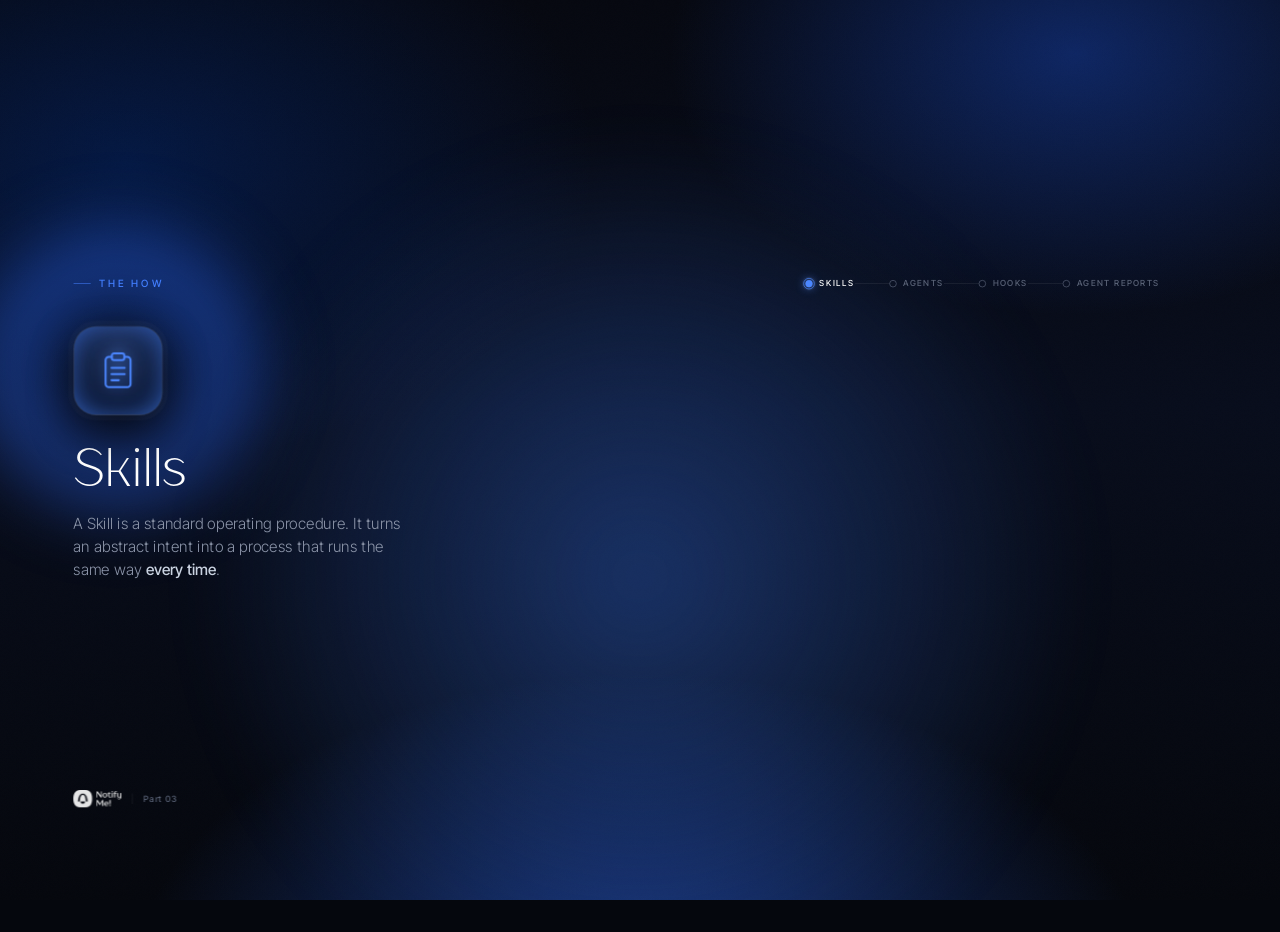
<file: archive/core-components-detail.html>
<!DOCTYPE html>
<html lang="en">
<head>
<meta charset="utf-8">
<meta name="viewport" content="width=device-width, initial-scale=1.0">
<title>Archived · The four core components (detail slides)</title>
<link rel="stylesheet" href="../vendor/reset.css">
<link rel="stylesheet" href="../vendor/reveal.css">
<link rel="stylesheet" href="../css/theme.css?v=6">
</head>
<body>
<!--
  ARCHIVE · The four core-component detail slides (Skills / Agents / Hooks / Agent Reports)
  ==========================================================================================
  Pulled out of ../index.html on 2026-07-16 at Sam's request. They were pages 20-23, sitting
  between the architecture map ("One engine. Four parts. One loop.") and "The bottom line."

  This file RUNS. Open it in a browser and it renders the four slides exactly as they appeared
  in the deck, using the deck's real theme, fonts and background. It is not a dead fragment.

  WHY THEY CAME OUT: the architecture map already names and glosses all four components, so
  these four were the deep-dive tour behind it. Removed to keep the 15-minute slot; nothing
  else in the deck referenced them.

  TO RESTORE:
    1. Copy everything between the two RESTORE markers below.
    2. Paste it into ../index.html directly BEFORE the line:
         <!-- ================= 16B · THE BOTTOM LINE ================= -->
    3. Rewrite the asset paths back: "../img/  ->  "img/
  Nothing else is needed. Every rule is scoped `cx-`, no JS touches it, and theme.css was
  never modified for it, so there is no cache tag to bump and no other slide to fix.
-->
<div class="bg-aurora"></div>
<div class="bg-grain"></div>

<div class="reveal">
<div class="slides">

<!-- ===================== RESTORE: COPY FROM HERE ===================== -->
<!-- ============ 19-22 · THE FOUR COMPONENTS, ONE TEMPLATE ============
     The tour of the map on 19. One skeleton, four fills: the header rail, the
     glyph, the vertical rule and the ledger grid land on identical pixels on all
     four, so reveal's cross-fade reads as one object changing state instead of
     four unrelated layouts. Only the accent, the glyph and the words move.
     `--ac` comes from the section's existing .accent-* class (the same mapping
     slide 19 uses: skills blue, agents purple, hooks coral, reports mint).
     Every rule is scoped `cx-`, so theme.css is untouched and no cache tag moves.
     ================================================================= -->
<style>
/* the bloom behind the hero glyph. Tuned per hue on purpose: purple, coral and
   mint burn hotter than blue over the deck's blue aurora, so they get less. */
.cx.accent-blue  { --wash:rgba(45,107,255,.52) }
.cx.accent-purple{ --wash:rgba(155,38,240,.36) }
.cx.accent-coral { --wash:rgba(238,68,46,.32) }
.cx.accent-mint  { --wash:rgba(95,208,166,.30) }

/* ---- header · what this slide answers (left) + where we are (right) ---- */
/* 1630, not the usual 1700: this lands the rail's right edge exactly on the
   ledger's right edge below it, so the whole right side reads on one grid line */
.cx-head{ display:flex; align-items:center; justify-content:space-between;
  width:100%; max-width:1630px; margin-bottom:56px; }
.cx .eyebrow{ margin:0; color:var(--ac); }
.cx .eyebrow::before{ background:var(--ac); }

.cx-rail{ display:flex; align-items:center; }
.cx-stop{ position:relative; display:flex; align-items:center; gap:10px; white-space:nowrap;
  font-family:var(--font-body); font-weight:500; font-size:12.5px; letter-spacing:.16em;
  text-transform:uppercase; color:var(--g3); }
.cx-stop + .cx-stop{ margin-left:52px; }
.cx-stop + .cx-stop::before{ content:''; position:absolute; left:-52px; top:50%; width:52px;
  height:1px; background:var(--hair); }
/* a covered stop keeps its own colour, so by the fourth slide the rail has
   rebuilt slide 19's palette: the system assembling itself as he walks it */
.cx-stop.is-done{ color:var(--g2); }
.cx-stop.is-done i{ background:var(--ac); border-color:var(--ac); opacity:.6; }
.cx-stop.is-on{ color:#fff; }
.cx-stop.is-on i{ background:var(--ac); border-color:var(--ac);
  box-shadow:0 0 14px var(--ac), 0 0 0 5px rgba(255,255,255,.05); }
.cx-stop.is-done::before, .cx-stop.is-on::before{ opacity:.7;
  background:linear-gradient(90deg, rgba(255,255,255,.10), var(--ac)); }
.cx-stop i{ position:relative; width:9px; height:9px; border-radius:50%; flex:none;
  border:1px solid var(--g3); }
.cx-stop.is-on i::after{ content:''; position:absolute; inset:-4px; border-radius:50%;
  border:1px solid var(--ac); animation:cxPing 2.8s ease-out infinite; }
@keyframes cxPing{ 0%{ transform:scale(.7); opacity:.9 } 70%,100%{ transform:scale(2.6); opacity:0 } }

/* ---- body · fixed height so the four are pixel-identical to each other ---- */
.cx-body{ display:grid; grid-template-columns:620px 1fr; width:100%; max-width:1700px;
  height:540px; }
/* both columns top-align, so the glyph sits on the same line as the first ledger
   label. .cx-def's pinned height keeps the whole left block a constant size. */
.cx-left{ display:flex; flex-direction:column; padding-right:110px; }
.cx-right{ position:relative; display:flex; flex-direction:column; padding-left:110px; }
/* the rule draws down on entry, then holds. Own pseudo-element, not a border,
   so it can be animated. */
.cx-right::before{ content:''; position:absolute; left:0; top:0; bottom:0; width:1px;
  transform:scaleY(0); transform-origin:top;
  background:linear-gradient(180deg, transparent, var(--hair) 10%, var(--hair) 90%, transparent); }
@keyframes cxDrawY{ to{ transform:scaleY(1) } }

/* ---- the hero object: one glowing thing, same pixels on all four ---- */
.cx-hero{ position:relative; width:132px; height:132px; flex:none; margin-bottom:46px; }
/* a donut, not a disc: the tile's own backdrop-filter drinks a filled bloom and
   turns the glass into a solid ball (the trap slide 19's hub hit). This glows at
   the rim and leaves the centre clear. */
.cx-halo{ position:absolute; left:50%; top:50%; width:470px; height:470px;
  margin:-235px 0 0 -235px; border-radius:50%; z-index:0; pointer-events:none;
  filter:blur(48px);
  background:radial-gradient(circle, transparent 24%, var(--wash) 46%, transparent 76%); }
.cx-glyph{ position:relative; z-index:1; width:132px; height:132px; border-radius:34px;
  display:flex; align-items:center; justify-content:center; color:var(--ac);
  background:radial-gradient(circle at 50% 28%, rgba(255,255,255,.09), rgba(8,14,28,.55) 74%);
  border:1px solid rgba(255,255,255,.16);
  box-shadow:inset 0 0 58px -16px var(--ac), 0 0 0 8px rgba(255,255,255,.022),
             0 26px 62px rgba(0,0,0,.5);
  backdrop-filter:blur(18px) saturate(120%); -webkit-backdrop-filter:blur(18px) saturate(120%); }
.cx-glyph svg{ width:66px; height:66px; filter:drop-shadow(0 0 12px var(--ac)); }

.reveal .cx-name{ font-size:78px; font-weight:300; line-height:1; letter-spacing:-.02em;
  white-space:nowrap; }
/* min-height pins the block so the glyph and name sit on the same pixels whether
   the definition runs to two lines or three */
.reveal .cx-def{ font-size:23px; line-height:1.5; color:var(--g2); margin:24px 0 0;
  max-width:510px; min-height:104px; }

/* ---- the ledger · same grammar on every slide, key left, value right ---- */
.cx-group + .cx-group{ margin-top:46px; }
.cx-glab{ font-family:var(--font-body); font-weight:500; font-size:12.5px; letter-spacing:.16em;
  text-transform:uppercase; color:var(--ac); display:flex; align-items:center; gap:11px;
  margin:0 0 6px; }
.cx-glab::before{ content:''; width:7px; height:7px; border-radius:50%; flex:none;
  background:var(--ac); box-shadow:0 0 10px var(--ac); }
/* capped, so the rules end near the rail's right edge instead of running out to
   the margin and leaving the ledger stranded in white space. The key column is
   sized off the longest key in the set, the quoted claim on the reports slide. */
.cx-rows{ max-width:900px; }
.cx-row{ display:grid; grid-template-columns:300px 1fr; column-gap:30px; align-items:baseline;
  padding:17px 0; border-bottom:1px solid var(--hair); }
.cx-row:last-child{ border-bottom:0; }
.cx-k{ font-family:var(--font-display); font-weight:400; font-size:22px; color:#fff;
  line-height:1.25; }
.cx-v{ font-family:var(--font-body); font-weight:300; font-size:19px; color:var(--g2);
  line-height:1.45; }
.cx-v b{ color:var(--g1); font-weight:500; }
/* a quoted claim is not a fact yet, so it sits dim and the proof answers it lit */
.cx-k.claim{ color:var(--g3); }
.cx-v.proof{ color:var(--g1); }
.cx-ar{ font-style:normal; color:var(--ac); margin-right:11px; }
.cx-tags{ display:flex; flex-wrap:wrap; gap:9px; }
.cx-tags .jchip{ font-size:14.5px; padding:7px 13px; border-radius:7px; }

/* ---- motion ----------------------------------------------------------
   Entrance beats hang off section.present; the two ledger groups are reveal
   fragments and their motion is keyed to .fragment.visible on the CHILDREN,
   never to section.present on the group. A `both`-filled animation outranks
   reveal's .fragment{opacity:0} and would land every beat at once (the trap
   logged on slides 11 and 19). The group itself carries no animation, and its
   transition is killed so the rows, not the box, do the moving. */
.reveal section.present .cx-halo{ animation:cxIn 1s .1s both, cxBreathe 6.5s 1s ease-in-out infinite; }
.reveal section.present .cx-glyph{ animation:popIn .75s .1s both cubic-bezier(.2,.7,.2,1),
  float 8s .85s ease-in-out infinite; }
.reveal section.present .cx-right::before{ animation:cxDrawY .9s .34s both cubic-bezier(.4,0,.1,1); }
.reveal section.present .cx-stop{ animation:cxIn .5s both ease-out; }
.reveal section.present .cx-stop:nth-child(2){ animation-delay:.06s }
.reveal section.present .cx-stop:nth-child(3){ animation-delay:.12s }
.reveal section.present .cx-stop:nth-child(4){ animation-delay:.18s }
@keyframes cxIn{ from{ opacity:0 } to{ opacity:1 } }
@keyframes cxBreathe{ 0%,100%{ transform:scale(1); opacity:.82 } 50%{ transform:scale(1.06); opacity:1 } }

.reveal .cx-group.fragment{ transition:none; }
.reveal .cx-group.fragment.visible .cx-glab{ animation:riseIn .5s both ease-out; }
.reveal .cx-group.fragment.visible .cx-row{ animation:riseIn .55s both cubic-bezier(.2,.7,.2,1); }
.reveal .cx-group.fragment.visible .cx-row:nth-child(1){ animation-delay:.08s }
.reveal .cx-group.fragment.visible .cx-row:nth-child(2){ animation-delay:.16s }
.reveal .cx-group.fragment.visible .cx-row:nth-child(3){ animation-delay:.24s }
.reveal .cx-group.fragment.visible .cx-row:nth-child(4){ animation-delay:.32s }

/* QA renders must be byte-stable. fragments:false adds .visible to every
   fragment, so the beats settle on their own; only the loops need pinning. */
.qa .cx-halo, .qa .cx-glyph, .qa .cx-stop.is-on i::after{
  animation:none !important; transform:none !important; opacity:1 !important; }
</style>

<!-- ================= 19 · COMPONENT 1 · SKILLS ================= -->
<section class="slide cx accent-blue">
  <div class="cx-head">
    <p class="eyebrow">The how</p>
    <nav class="cx-rail" aria-label="The four components">
      <span class="cx-stop accent-blue is-on"><i></i>Skills</span>
      <span class="cx-stop accent-purple"><i></i>Agents</span>
      <span class="cx-stop accent-coral"><i></i>Hooks</span>
      <span class="cx-stop accent-mint"><i></i>Agent Reports</span>
    </nav>
  </div>

  <div class="cx-body">
    <div class="cx-left">
      <div class="cx-hero">
        <span class="cx-halo"></span>
        <span class="cx-glyph">
          <svg viewBox="0 0 24 24" fill="none" stroke="currentColor" stroke-width="1.1" stroke-linecap="round" stroke-linejoin="round" aria-hidden="true">
            <path d="M8.6 4.4H7A1.8 1.8 0 0 0 5.2 6.2v13A1.8 1.8 0 0 0 7 21h10a1.8 1.8 0 0 0 1.8-1.8v-13A1.8 1.8 0 0 0 17 4.4h-1.6"/>
            <rect x="8.6" y="2.6" width="6.8" height="3.6" rx="1.2"/>
            <path d="M8.4 10.4h7.2M8.4 13.8h7.2M8.4 17.2h4"/>
          </svg>
        </span>
      </div>
      <h2 class="cx-name">Skills</h2>
      <p class="lead cx-def">A Skill is a standard operating procedure. It turns an abstract
        intent into a process that runs the same way <b>every time</b>.</p>
    </div>

    <div class="cx-right">
      <div class="cx-group fragment" data-fragment-index="1">
        <p class="cx-glab">What a skill defines</p>
        <div class="cx-rows">
          <div class="cx-row"><span class="cx-k">Objective</span><span class="cx-v">what the stage is for</span></div>
          <div class="cx-row"><span class="cx-k">Boundaries</span><span class="cx-v">the data, tools and resources it may touch</span></div>
          <div class="cx-row"><span class="cx-k">Method</span><span class="cx-v">the steps, and the order they run in</span></div>
          <div class="cx-row"><span class="cx-k">Definition of done</span><span class="cx-v">the output spec it gets measured against</span></div>
        </div>
      </div>
      <div class="cx-group fragment" data-fragment-index="2">
        <p class="cx-glab">Three of ours</p>
        <div class="cx-rows">
          <div class="cx-row"><span class="cx-k">Product research</span><span class="cx-v">which sources, which competitors, how deep to go</span></div>
          <div class="cx-row"><span class="cx-k">PRD</span><span class="cx-v">the sections a spec cannot ship without</span></div>
          <div class="cx-row"><span class="cx-k">Design</span><span class="cx-v">Shopify standards, plus our own visual language</span></div>
        </div>
      </div>
    </div>
  </div>

  <div class="foot"><img src="../img/lockup-white.png" alt=""><span class="sep"></span><span class="pg">Part 03</span></div>
</section>

<!-- ================= 20 · COMPONENT 2 · AGENTS ================= -->
<section class="slide cx accent-purple">
  <div class="cx-head">
    <p class="eyebrow">The who</p>
    <nav class="cx-rail" aria-label="The four components">
      <span class="cx-stop accent-blue is-done"><i></i>Skills</span>
      <span class="cx-stop accent-purple is-on"><i></i>Agents</span>
      <span class="cx-stop accent-coral"><i></i>Hooks</span>
      <span class="cx-stop accent-mint"><i></i>Agent Reports</span>
    </nav>
  </div>

  <div class="cx-body">
    <div class="cx-left">
      <div class="cx-hero">
        <span class="cx-halo"></span>
        <!-- the same bot mark that sits inside slide 19's hub -->
        <span class="cx-glyph">
          <svg viewBox="0 0 24 24" fill="none" stroke="currentColor" stroke-width="1.1" stroke-linecap="round" stroke-linejoin="round" aria-hidden="true">
            <circle cx="12" cy="2.8" r="1.1" fill="currentColor" stroke="none"/>
            <path d="M12 3.9v2.3"/>
            <rect x="4" y="6.2" width="16" height="12" rx="4"/>
            <path d="M2 10.5v3.4M22 10.5v3.4"/>
            <circle cx="9.2" cy="11.8" r="1.2" fill="currentColor" stroke="none"/>
            <circle cx="14.8" cy="11.8" r="1.2" fill="currentColor" stroke="none"/>
            <path d="M9.5 15.2h5"/>
          </svg>
        </span>
      </div>
      <h2 class="cx-name">Agents</h2>
      <p class="lead cx-def">A Skill defines how the work gets done. An Agent is the specialist
        that <b>actually does it</b>.</p>
    </div>

    <div class="cx-right">
      <div class="cx-group fragment" data-fragment-index="1">
        <p class="cx-glab">Who is on the line</p>
        <div class="cx-rows">
          <div class="cx-row"><span class="cx-k">Engineering</span>
            <span class="cx-v cx-tags"><span class="jchip">Backend</span><span class="jchip">Frontend</span><span class="jchip">SDK</span><span class="jchip">App extensions</span></span></div>
          <div class="cx-row"><span class="cx-k">Quality</span>
            <span class="cx-v cx-tags"><span class="jchip">Technical QA</span><span class="jchip">Product QA</span></span></div>
          <div class="cx-row"><span class="cx-k">Review</span>
            <span class="cx-v cx-tags"><span class="jchip">Code review</span></span></div>
        </div>
      </div>
      <div class="cx-group fragment" data-fragment-index="2">
        <p class="cx-glab">Every agent runs sealed</p>
        <div class="cx-rows">
          <div class="cx-row"><span class="cx-k">Isolated context</span><span class="cx-v">it gets the brief for its stage, and nothing else</span></div>
          <div class="cx-row"><span class="cx-k">No contamination</span><span class="cx-v">a mistake upstream cannot become an assumption here</span></div>
        </div>
      </div>
    </div>
  </div>

  <div class="foot"><img src="../img/lockup-white.png" alt=""><span class="sep"></span><span class="pg">Part 03</span></div>
</section>

<!-- ================= 21 · COMPONENT 3 · HOOKS ================= -->
<section class="slide cx accent-coral">
  <div class="cx-head">
    <p class="eyebrow">The safety</p>
    <nav class="cx-rail" aria-label="The four components">
      <span class="cx-stop accent-blue is-done"><i></i>Skills</span>
      <span class="cx-stop accent-purple is-done"><i></i>Agents</span>
      <span class="cx-stop accent-coral is-on"><i></i>Hooks</span>
      <span class="cx-stop accent-mint"><i></i>Agent Reports</span>
    </nav>
  </div>

  <div class="cx-body">
    <div class="cx-left">
      <div class="cx-hero">
        <span class="cx-halo"></span>
        <span class="cx-glyph">
          <svg viewBox="0 0 24 24" fill="none" stroke="currentColor" stroke-width="1.1" stroke-linecap="round" stroke-linejoin="round" aria-hidden="true">
            <path d="M12 2.6 4.6 5.8v6.3c0 4.5 3.1 8.3 7.4 9.4 4.3-1.1 7.4-4.9 7.4-9.4V5.8L12 2.6Z"/>
            <path d="M8.9 12.1 11 14.3l4.2-4.6"/>
          </svg>
        </span>
      </div>
      <h2 class="cx-name">Hooks</h2>
      <p class="lead cx-def">Automated rails. An agent will call a task done when it is not, so
        the system does not <b>take&nbsp;its&nbsp;word</b>.</p>
    </div>

    <div class="cx-right">
      <div class="cx-group fragment" data-fragment-index="1">
        <p class="cx-glab">Trust, but verify</p>
        <div class="cx-rows">
          <div class="cx-row"><span class="cx-k">The failure</span><span class="cx-v">a stage reports complete, and it is not</span></div>
          <div class="cx-row"><span class="cx-k">The rail</span><span class="cx-v">a check that runs whether the agent likes it or not</span></div>
          <div class="cx-row"><span class="cx-k">The result</span><span class="cx-v">avoidable mistakes never reach a human</span></div>
        </div>
      </div>
      <div class="cx-group fragment" data-fragment-index="2">
        <p class="cx-glab">Two of ours</p>
        <div class="cx-rows">
          <div class="cx-row"><span class="cx-k">Branch-guard</span><span class="cx-v">blocks a commit or a push to the wrong branch</span></div>
          <div class="cx-row"><span class="cx-k">Verify-on-stop</span><span class="cx-v">runs the end to end tests before a task can close</span></div>
        </div>
      </div>
    </div>
  </div>

  <div class="foot"><img src="../img/lockup-white.png" alt=""><span class="sep"></span><span class="pg">Part 03</span></div>
</section>

<!-- ================= 22 · COMPONENT 4 · AGENT REPORTS ================= -->
<section class="slide cx accent-mint">
  <div class="cx-head">
    <p class="eyebrow">The proof</p>
    <nav class="cx-rail" aria-label="The four components">
      <span class="cx-stop accent-blue is-done"><i></i>Skills</span>
      <span class="cx-stop accent-purple is-done"><i></i>Agents</span>
      <span class="cx-stop accent-coral is-done"><i></i>Hooks</span>
      <span class="cx-stop accent-mint is-on"><i></i>Agent Reports</span>
    </nav>
  </div>

  <div class="cx-body">
    <div class="cx-left">
      <div class="cx-hero">
        <span class="cx-halo"></span>
        <span class="cx-glyph">
          <svg viewBox="0 0 24 24" fill="none" stroke="currentColor" stroke-width="1.1" stroke-linecap="round" stroke-linejoin="round" aria-hidden="true">
            <path d="M13.4 2.8H7.2A1.8 1.8 0 0 0 5.4 4.6v14.6A1.8 1.8 0 0 0 7.2 21h2.4"/>
            <path d="M19 12.4V8.4l-5.6-5.6v3.8a1.8 1.8 0 0 0 1.8 1.8H19Z"/>
            <path d="M8.8 8.2h2.6M8.8 11.6h5.4"/>
            <circle cx="16" cy="17" r="4.4"/>
            <path d="M14.1 17.1l1.4 1.4 2.6-2.9"/>
          </svg>
        </span>
      </div>
      <h2 class="cx-name">Agent Reports</h2>
      <p class="lead cx-def">The factory does not run on what an agent says. It runs on
        <b>what it can show</b>.</p>
    </div>

    <div class="cx-right">
      <div class="cx-group fragment" data-fragment-index="1">
        <p class="cx-glab">A claim is not a result</p>
        <div class="cx-rows">
          <div class="cx-row"><span class="cx-k claim">&ldquo;The tests passed&rdquo;</span>
            <span class="cx-v proof"><em class="cx-ar">&rarr;</em>show the run, and what it returned</span></div>
          <div class="cx-row"><span class="cx-k claim">&ldquo;The code is committed&rdquo;</span>
            <span class="cx-v proof"><em class="cx-ar">&rarr;</em>show the commit</span></div>
        </div>
      </div>
      <div class="cx-group fragment" data-fragment-index="2">
        <p class="cx-glab">What a report carries</p>
        <div class="cx-rows">
          <div class="cx-row"><span class="cx-k">Evidence per claim</span><span class="cx-v">every assertion arrives with the thing that proves it</span></div>
          <div class="cx-row"><span class="cx-k">Never a summary</span><span class="cx-v">a summary is only what the agent believes happened</span></div>
        </div>
      </div>
    </div>
  </div>

  <div class="foot"><img src="../img/lockup-white.png" alt=""><span class="sep"></span><span class="pg">Part 03</span></div>
</section>
<!-- ===================== RESTORE: COPY TO HERE ====================== -->

</div>
</div>

<script src="../vendor/reveal.js"></script>
<script src="../js/deck.js?v=2"></script>
</body>
</html>
</file>
<file: vendor/reveal.css>
.reveal .stretch,.reveal .r-stretch{max-width:none;max-height:none}.reveal pre.stretch code,.reveal pre.r-stretch code{box-sizing:border-box;height:100%;max-height:100%}.reveal .r-fit-text{white-space:nowrap;display:inline-block}.reveal .r-stack{grid-template-rows:100%;display:grid}.reveal .r-stack>*{grid-area:1/1;margin:auto}.reveal .r-vstack,.reveal .r-hstack{display:flex}.reveal .r-vstack img,.reveal .r-vstack video,.reveal .r-hstack img,.reveal .r-hstack video{object-fit:contain;min-width:0;min-height:0}.reveal .r-vstack{flex-direction:column;justify-content:center;align-items:center}.reveal .r-hstack{flex-direction:row;justify-content:center;align-items:center}.reveal .items-stretch{align-items:stretch}.reveal .items-start{align-items:flex-start}.reveal .items-center{align-items:center}.reveal .items-end{align-items:flex-end}.reveal .justify-between{justify-content:space-between}.reveal .justify-around{justify-content:space-around}.reveal .justify-start{justify-content:flex-start}.reveal .justify-center{justify-content:center}.reveal .justify-end{justify-content:flex-end}html.reveal-full-page{width:100%;height:100vh;height:calc(var(--vh,1vh) * 100);height:100dvh;overflow:hidden}.reveal-viewport{color:#000;--r-controls-spacing:12px;--r-overlay-header-height:40px;--r-overlay-margin:0px;--r-overlay-padding:6px;--r-overlay-gap:5px;background-color:#fff;height:100%;margin:0;line-height:1;position:relative;overflow:hidden}@media screen and (width<=1024px),(height<=768px){.reveal-viewport{--r-overlay-header-height:26px}}.reveal-viewport:fullscreen{width:100%!important;height:100%!important;top:0!important;left:0!important;transform:none!important}.reveal .fragment{transition:all .2s}.reveal .fragment:not(.custom){opacity:0;visibility:hidden;will-change:opacity}.reveal .fragment.visible{opacity:1;visibility:inherit}.reveal .fragment.disabled{transition:none}.reveal .fragment.grow{opacity:1;visibility:inherit}.reveal .fragment.grow.visible{transform:scale(1.3)}.reveal .fragment.shrink{opacity:1;visibility:inherit}.reveal .fragment.shrink.visible{transform:scale(.7)}.reveal .fragment.zoom-in{transform:scale(.1)}.reveal .fragment.zoom-in.visible{transform:none}.reveal .fragment.fade-out{opacity:1;visibility:inherit}.reveal .fragment.fade-out.visible{opacity:0;visibility:hidden}.reveal .fragment.semi-fade-out{opacity:1;visibility:inherit}.reveal .fragment.semi-fade-out.visible{opacity:.5;visibility:inherit}.reveal .fragment.strike{opacity:1;visibility:inherit}.reveal .fragment.strike.visible{text-decoration:line-through}.reveal .fragment.fade-up{transform:translateY(40px)}.reveal .fragment.fade-up.visible{transform:translate(0)}.reveal .fragment.fade-down{transform:translateY(-40px)}.reveal .fragment.fade-down.visible{transform:translate(0)}.reveal .fragment.fade-right{transform:translate(-40px)}.reveal .fragment.fade-right.visible{transform:translate(0)}.reveal .fragment.fade-left{transform:translate(40px)}.reveal .fragment.fade-left.visible{transform:translate(0)}.reveal .fragment.fade-in-then-out,.reveal .fragment.current-visible{opacity:0;visibility:hidden}.reveal .fragment.fade-in-then-out.current-fragment,.reveal .fragment.current-visible.current-fragment{opacity:1;visibility:inherit}.reveal .fragment.fade-in-then-semi-out{opacity:0;visibility:hidden}.reveal .fragment.fade-in-then-semi-out.visible{opacity:.5;visibility:inherit}.reveal .fragment.fade-in-then-semi-out.current-fragment,.reveal .fragment.highlight-red,.reveal .fragment.highlight-current-red,.reveal .fragment.highlight-green,.reveal .fragment.highlight-current-green,.reveal .fragment.highlight-blue,.reveal .fragment.highlight-current-blue{opacity:1;visibility:inherit}.reveal .fragment.highlight-red.visible{color:#ff2c2d}.reveal .fragment.highlight-green.visible{color:#17ff2e}.reveal .fragment.highlight-blue.visible{color:#1b91ff}.reveal .fragment.highlight-current-red.current-fragment{color:#ff2c2d}.reveal .fragment.highlight-current-green.current-fragment{color:#17ff2e}.reveal .fragment.highlight-current-blue.current-fragment{color:#1b91ff}.reveal:after{content:"";font-style:italic}.reveal iframe{z-index:1}.reveal a{position:relative}@keyframes bounce-right{0%,10%,25%,40%,50%{transform:translate(0)}20%{transform:translate(10px)}30%{transform:translate(-5px)}}@keyframes bounce-left{0%,10%,25%,40%,50%{transform:translate(0)}20%{transform:translate(-10px)}30%{transform:translate(5px)}}@keyframes bounce-down{0%,10%,25%,40%,50%{transform:translateY(0)}20%{transform:translateY(10px)}30%{transform:translateY(-5px)}}.reveal .controls{top:auto;bottom:var(--r-controls-spacing);right:var(--r-controls-spacing);z-index:11;color:#000;pointer-events:none;font-size:10px;display:none;position:absolute;left:auto}.reveal .controls button{cursor:pointer;color:currentColor;z-index:2;pointer-events:auto;font-size:inherit;visibility:hidden;opacity:0;-webkit-appearance:none;-webkit-tap-highlight-color:#0000;background-color:#0000;border:0;outline:0;padding:0;transition:color .2s,opacity .2s,transform .2s;position:absolute;transform:scale(.9999)}.reveal .controls .controls-arrow:before,.reveal .controls .controls-arrow:after{content:"";transform-origin:.2em;will-change:transform;background-color:currentColor;border-radius:.25em;width:2.6em;height:.5em;transition:all .15s,background-color .8s;position:absolute;top:0;left:0}.reveal .controls .controls-arrow{width:3.6em;height:3.6em;position:relative}.reveal .controls .controls-arrow:before{transform:translate(.5em)translateY(1.55em)rotate(45deg)}.reveal .controls .controls-arrow:after{transform:translate(.5em)translateY(1.55em)rotate(-45deg)}.reveal .controls .controls-arrow:hover:before{transform:translate(.5em)translateY(1.55em)rotate(40deg)}.reveal .controls .controls-arrow:hover:after{transform:translate(.5em)translateY(1.55em)rotate(-40deg)}.reveal .controls .controls-arrow:active:before{transform:translate(.5em)translateY(1.55em)rotate(36deg)}.reveal .controls .controls-arrow:active:after{transform:translate(.5em)translateY(1.55em)rotate(-36deg)}.reveal .controls .navigate-left{bottom:3.2em;right:6.4em;transform:translate(-10px)}.reveal .controls .navigate-left.highlight{animation:2s ease-out 50 both bounce-left}.reveal .controls .navigate-right{bottom:3.2em;right:0;transform:translate(10px)}.reveal .controls .navigate-right .controls-arrow{transform:rotate(180deg)}.reveal .controls .navigate-right.highlight{animation:2s ease-out 50 both bounce-right}.reveal .controls .navigate-up{bottom:6.4em;right:3.2em;transform:translateY(-10px)}.reveal .controls .navigate-up .controls-arrow{transform:rotate(90deg)}.reveal .controls .navigate-down{padding-bottom:1.4em;bottom:-1.4em;right:3.2em;transform:translateY(10px)}.reveal .controls .navigate-down .controls-arrow{transform:rotate(-90deg)}.reveal .controls .navigate-down.highlight{animation:2s ease-out 50 both bounce-down}.reveal .controls[data-controls-back-arrows=faded] .navigate-up.enabled{opacity:.3}.reveal .controls[data-controls-back-arrows=faded] .navigate-up.enabled:hover{opacity:1}.reveal .controls[data-controls-back-arrows=hidden] .navigate-up.enabled{opacity:0;visibility:hidden}.reveal .controls .enabled{visibility:visible;opacity:.9;cursor:pointer;transform:none}.reveal .controls .enabled.fragmented{opacity:.5}.reveal .controls .enabled:hover,.reveal .controls .enabled.fragmented:hover{opacity:1}.reveal:not(.rtl) .controls[data-controls-back-arrows=faded] .navigate-left.enabled{opacity:.3}.reveal:not(.rtl) .controls[data-controls-back-arrows=faded] .navigate-left.enabled:hover{opacity:1}.reveal:not(.rtl) .controls[data-controls-back-arrows=hidden] .navigate-left.enabled{opacity:0;visibility:hidden}.reveal.rtl .controls[data-controls-back-arrows=faded] .navigate-right.enabled{opacity:.3}.reveal.rtl .controls[data-controls-back-arrows=faded] .navigate-right.enabled:hover{opacity:1}.reveal.rtl .controls[data-controls-back-arrows=hidden] .navigate-right.enabled{opacity:0;visibility:hidden}.reveal[data-navigation-mode=linear].has-horizontal-slides .navigate-up,.reveal[data-navigation-mode=linear].has-horizontal-slides .navigate-down{display:none}.reveal[data-navigation-mode=linear].has-horizontal-slides .navigate-left,.reveal:not(.has-vertical-slides) .controls .navigate-left{bottom:1.4em;right:5.5em}.reveal[data-navigation-mode=linear].has-horizontal-slides .navigate-right,.reveal:not(.has-vertical-slides) .controls .navigate-right{bottom:1.4em;right:.5em}.reveal:not(.has-horizontal-slides) .controls .navigate-up{bottom:5em;right:1.4em}.reveal:not(.has-horizontal-slides) .controls .navigate-down{bottom:.5em;right:1.4em}.reveal.has-dark-background .controls{color:#fff}.reveal.has-light-background .controls{color:#000}.reveal.no-hover .controls .controls-arrow:hover:before,.reveal.no-hover .controls .controls-arrow:active:before{transform:translate(.5em)translateY(1.55em)rotate(45deg)}.reveal.no-hover .controls .controls-arrow:hover:after,.reveal.no-hover .controls .controls-arrow:active:after{transform:translate(.5em)translateY(1.55em)rotate(-45deg)}@media screen and (width>=500px){.reveal-viewport{--r-controls-spacing:.8em}.reveal .controls[data-controls-layout=edges]{inset:0}.reveal .controls[data-controls-layout=edges] .navigate-left,.reveal .controls[data-controls-layout=edges] .navigate-right,.reveal .controls[data-controls-layout=edges] .navigate-up,.reveal .controls[data-controls-layout=edges] .navigate-down{bottom:auto;right:auto}.reveal .controls[data-controls-layout=edges] .navigate-left{top:50%;left:var(--r-controls-spacing);margin-top:-1.8em}.reveal .controls[data-controls-layout=edges] .navigate-right{top:50%;right:var(--r-controls-spacing);margin-top:-1.8em}.reveal .controls[data-controls-layout=edges] .navigate-up{top:var(--r-controls-spacing);margin-left:-1.8em;left:50%}.reveal .controls[data-controls-layout=edges] .navigate-down{bottom:calc(var(--r-controls-spacing) - 1.4em + .3em);margin-left:-1.8em;left:50%}}.reveal .progress{z-index:10;color:#fff;background-color:#0003;width:100%;height:3px;display:none;position:absolute;bottom:0;left:0}.reveal .progress:after{content:"";width:100%;height:10px;display:block;position:absolute;top:-10px}.reveal .progress span{transform-origin:0 0;background-color:currentColor;width:100%;height:100%;transition:transform .8s cubic-bezier(.26,.86,.44,.985);display:block;transform:scaleX(0)}.reveal .slide-number{z-index:31;color:#fff;background-color:#0006;padding:5px;font-family:Helvetica,sans-serif;font-size:12px;line-height:1;display:block;position:absolute;bottom:8px;right:8px}.reveal .slide-number a{color:currentColor}.reveal .slide-number-delimiter{margin:0 3px}.reveal{touch-action:pinch-zoom;width:100%;height:100%;position:relative;overflow:hidden}.reveal.embedded{touch-action:pan-y}.reveal.embedded.is-vertical-slide{touch-action:none}.reveal .slides{pointer-events:none;z-index:1;text-align:center;perspective:600px;perspective-origin:50% 40%;width:100%;height:100%;margin:auto;position:absolute;inset:0;overflow:visible}.reveal .slides>section{perspective:600px}.reveal .slides>section,.reveal .slides>section>section{pointer-events:auto;z-index:10;transform-style:flat;width:100%;transition:transform-origin .8s cubic-bezier(.26,.86,.44,.985),transform .8s cubic-bezier(.26,.86,.44,.985),visibility .8s cubic-bezier(.26,.86,.44,.985),opacity .8s cubic-bezier(.26,.86,.44,.985);display:none;position:absolute}.reveal[data-transition-speed=fast] .slides section{transition-duration:.4s}.reveal[data-transition-speed=slow] .slides section{transition-duration:1.2s}.reveal .slides section[data-transition-speed=fast]{transition-duration:.4s}.reveal .slides section[data-transition-speed=slow]{transition-duration:1.2s}.reveal .slides>section.stack{pointer-events:none;height:100%;padding-top:0;padding-bottom:0}.reveal .slides>section.present,.reveal .slides>section>section.present{z-index:11;opacity:1;display:block}.reveal .slides>section:empty,.reveal .slides>section>section:empty,.reveal .slides>section[data-background-interactive],.reveal .slides>section>section[data-background-interactive]{pointer-events:none}.reveal.center,.reveal.center .slides,.reveal.center .slides section{min-height:0!important}.reveal .slides>section:not(.present),.reveal .slides>section>section:not(.present){pointer-events:none}.reveal.overview .slides>section,.reveal.overview .slides>section>section{pointer-events:auto}.reveal .slides>section.past,.reveal .slides>section.future,.reveal .slides>section.past>section,.reveal .slides>section.future>section,.reveal .slides>section>section.past,.reveal .slides>section>section.future{opacity:0}.reveal .slides>section[data-transition=slide].past,.reveal .slides>section[data-transition~=slide-out].past,.reveal.slide .slides>section:not([data-transition]).past{transform:translate(-150%)}.reveal .slides>section[data-transition=slide].future,.reveal .slides>section[data-transition~=slide-in].future,.reveal.slide .slides>section:not([data-transition]).future{transform:translate(150%)}.reveal .slides>section>section[data-transition=slide].past,.reveal .slides>section>section[data-transition~=slide-out].past,.reveal.slide .slides>section>section:not([data-transition]).past{transform:translateY(-150%)}.reveal .slides>section>section[data-transition=slide].future,.reveal .slides>section>section[data-transition~=slide-in].future,.reveal.slide .slides>section>section:not([data-transition]).future{transform:translateY(150%)}.reveal .slides>section[data-transition=linear].past,.reveal .slides>section[data-transition~=linear-out].past,.reveal.linear .slides>section:not([data-transition]).past{transform:translate(-150%)}.reveal .slides>section[data-transition=linear].future,.reveal .slides>section[data-transition~=linear-in].future,.reveal.linear .slides>section:not([data-transition]).future{transform:translate(150%)}.reveal .slides>section>section[data-transition=linear].past,.reveal .slides>section>section[data-transition~=linear-out].past,.reveal.linear .slides>section>section:not([data-transition]).past{transform:translateY(-150%)}.reveal .slides>section>section[data-transition=linear].future,.reveal .slides>section>section[data-transition~=linear-in].future,.reveal.linear .slides>section>section:not([data-transition]).future{transform:translateY(150%)}.reveal .slides section[data-transition=default].stack,.reveal.default .slides section.stack{transform-style:preserve-3d}.reveal .slides>section[data-transition=default].past,.reveal .slides>section[data-transition~=default-out].past,.reveal.default .slides>section:not([data-transition]).past{transform:translate(-100%)rotateY(-90deg)translate(-100%)}.reveal .slides>section[data-transition=default].future,.reveal .slides>section[data-transition~=default-in].future,.reveal.default .slides>section:not([data-transition]).future{transform:translate(100%)rotateY(90deg)translate(100%)}.reveal .slides>section>section[data-transition=default].past,.reveal .slides>section>section[data-transition~=default-out].past,.reveal.default .slides>section>section:not([data-transition]).past{transform:translateY(-300px)rotateX(70deg)translateY(-300px)}.reveal .slides>section>section[data-transition=default].future,.reveal .slides>section>section[data-transition~=default-in].future,.reveal.default .slides>section>section:not([data-transition]).future{transform:translateY(300px)rotateX(-70deg)translateY(300px)}.reveal .slides section[data-transition=convex].stack,.reveal.convex .slides section.stack{transform-style:preserve-3d}.reveal .slides>section[data-transition=convex].past,.reveal .slides>section[data-transition~=convex-out].past,.reveal.convex .slides>section:not([data-transition]).past{transform:translate(-100%)rotateY(-90deg)translate(-100%)}.reveal .slides>section[data-transition=convex].future,.reveal .slides>section[data-transition~=convex-in].future,.reveal.convex .slides>section:not([data-transition]).future{transform:translate(100%)rotateY(90deg)translate(100%)}.reveal .slides>section>section[data-transition=convex].past,.reveal .slides>section>section[data-transition~=convex-out].past,.reveal.convex .slides>section>section:not([data-transition]).past{transform:translateY(-300px)rotateX(70deg)translateY(-300px)}.reveal .slides>section>section[data-transition=convex].future,.reveal .slides>section>section[data-transition~=convex-in].future,.reveal.convex .slides>section>section:not([data-transition]).future{transform:translateY(300px)rotateX(-70deg)translateY(300px)}.reveal .slides section[data-transition=concave].stack,.reveal.concave .slides section.stack{transform-style:preserve-3d}.reveal .slides>section[data-transition=concave].past,.reveal .slides>section[data-transition~=concave-out].past,.reveal.concave .slides>section:not([data-transition]).past{transform:translate(-100%)rotateY(90deg)translate(-100%)}.reveal .slides>section[data-transition=concave].future,.reveal .slides>section[data-transition~=concave-in].future,.reveal.concave .slides>section:not([data-transition]).future{transform:translate(100%)rotateY(-90deg)translate(100%)}.reveal .slides>section>section[data-transition=concave].past,.reveal .slides>section>section[data-transition~=concave-out].past,.reveal.concave .slides>section>section:not([data-transition]).past{transform:translateY(-80%)rotateX(-70deg)translateY(-80%)}.reveal .slides>section>section[data-transition=concave].future,.reveal .slides>section>section[data-transition~=concave-in].future,.reveal.concave .slides>section>section:not([data-transition]).future{transform:translateY(80%)rotateX(70deg)translateY(80%)}.reveal .slides section[data-transition=zoom],.reveal.zoom .slides section:not([data-transition]){transition-timing-function:ease}.reveal .slides>section[data-transition=zoom].past,.reveal .slides>section[data-transition~=zoom-out].past,.reveal.zoom .slides>section:not([data-transition]).past{visibility:hidden;transform:scale(16)}.reveal .slides>section[data-transition=zoom].future,.reveal .slides>section[data-transition~=zoom-in].future,.reveal.zoom .slides>section:not([data-transition]).future{visibility:hidden;transform:scale(.2)}.reveal .slides>section>section[data-transition=zoom].past,.reveal .slides>section>section[data-transition~=zoom-out].past,.reveal.zoom .slides>section>section:not([data-transition]).past{transform:scale(16)}.reveal .slides>section>section[data-transition=zoom].future,.reveal .slides>section>section[data-transition~=zoom-in].future,.reveal.zoom .slides>section>section:not([data-transition]).future{transform:scale(.2)}.reveal.cube .slides{perspective:1300px}.reveal.cube .slides section{backface-visibility:hidden;box-sizing:border-box;min-height:700px;transform-style:preserve-3d;padding:30px}.reveal.center.cube .slides section{min-height:0}.reveal.cube .slides section:not(.stack):before{content:"";background:#0000001a;border-radius:4px;width:100%;height:100%;display:block;position:absolute;top:0;left:0;transform:translateZ(-20px)}.reveal.cube .slides section:not(.stack):after{content:"";z-index:1;background:0 0;border-radius:4px;width:90%;height:30px;display:block;position:absolute;bottom:0;left:5%;transform:translateZ(-90px)rotateX(65deg);box-shadow:0 95px 25px #0003}.reveal.cube .slides>section.stack{background:0 0;padding:0}.reveal.cube .slides>section.past{transform-origin:100% 0;transform:translate(-100%)rotateY(-90deg)}.reveal.cube .slides>section.future{transform-origin:0 0;transform:translate(100%)rotateY(90deg)}.reveal.cube .slides>section>section.past{transform-origin:0 100%;transform:translateY(-100%)rotateX(90deg)}.reveal.cube .slides>section>section.future{transform-origin:0 0;transform:translateY(100%)rotateX(-90deg)}.reveal.page .slides{perspective-origin:0%;perspective:3000px}.reveal.page .slides section{box-sizing:border-box;min-height:700px;transform-style:preserve-3d;padding:30px}.reveal.page .slides section.past{z-index:12}.reveal.page .slides section:not(.stack):before{content:"";background:#0000001a;width:100%;height:100%;display:block;position:absolute;top:0;left:0;transform:translateZ(-20px)}.reveal.page .slides section:not(.stack):after{content:"";z-index:1;background:0 0;border-radius:4px;width:90%;height:30px;display:block;position:absolute;bottom:0;left:5%;transform:translateZ(-90px)rotateX(65deg);box-shadow:0 95px 25px #0003}.reveal.page .slides>section.stack{background:0 0;padding:0}.reveal.page .slides>section.past{transform-origin:0 0;transform:translate(-40%)rotateY(-80deg)}.reveal.page .slides>section.future{transform-origin:100% 0;transform:translate(0,0)}.reveal.page .slides>section>section.past{transform-origin:0 0;transform:translateY(-40%)rotateX(80deg)}.reveal.page .slides>section>section.future{transform-origin:0 100%;transform:translate(0,0)}.reveal .slides section[data-transition=fade],.reveal.fade .slides section:not([data-transition]),.reveal.fade .slides>section>section:not([data-transition]){transition:opacity .5s;transform:none}.reveal.fade.overview .slides section,.reveal.fade.overview .slides>section>section{transition:none}.reveal .slides section[data-transition=none],.reveal.none .slides section:not([data-transition]){transition:none;transform:none}.reveal .pause-overlay{visibility:hidden;opacity:0;z-index:100;background:#000;width:100%;height:100%;transition:all 1s;position:absolute;top:0;left:0}.reveal .pause-overlay .resume-button{color:#ccc;cursor:pointer;background:0 0;border:2px solid #ccc;border-radius:2px;padding:6px 14px;font-size:16px;position:absolute;bottom:20px;right:20px}.reveal .pause-overlay .resume-button:hover{color:#fff;border-color:#fff}.reveal.paused .pause-overlay{visibility:visible;opacity:1}.reveal .no-transition,.reveal .no-transition *,.reveal .slides.disable-slide-transitions section{transition:none!important}.reveal .slides.disable-slide-transitions section{transform:none!important}.reveal .backgrounds{perspective:600px;width:100%;height:100%;position:absolute;top:0;left:0}.reveal .slide-background{opacity:0;visibility:hidden;background-color:#0000;width:100%;height:100%;transition:all .8s cubic-bezier(.26,.86,.44,.985);display:none;position:absolute;overflow:hidden}.reveal .slide-background-content{background-position:50%;background-repeat:no-repeat;background-size:cover;width:100%;height:100%;position:absolute}.reveal .slide-background.stack{display:block}.reveal .slide-background.present{opacity:1;visibility:visible;z-index:2}.print-pdf .reveal .slide-background{opacity:1!important;visibility:visible!important}.reveal .slide-background video{object-fit:cover;width:100%;max-width:none;height:100%;max-height:none;position:absolute;top:0;left:0}.reveal .slide-background[data-background-size=contain] video{object-fit:contain}.reveal[data-background-transition=none]>.backgrounds .slide-background:not([data-background-transition]),.reveal>.backgrounds .slide-background[data-background-transition=none]{transition:none}.reveal[data-background-transition=slide]>.backgrounds .slide-background:not([data-background-transition]),.reveal>.backgrounds .slide-background[data-background-transition=slide]{opacity:1}.reveal[data-background-transition=slide]>.backgrounds .slide-background.past:not([data-background-transition]),.reveal>.backgrounds .slide-background.past[data-background-transition=slide]{transform:translate(-100%)}.reveal[data-background-transition=slide]>.backgrounds .slide-background.future:not([data-background-transition]),.reveal>.backgrounds .slide-background.future[data-background-transition=slide]{transform:translate(100%)}.reveal[data-background-transition=slide]>.backgrounds .slide-background>.slide-background.past:not([data-background-transition]),.reveal>.backgrounds .slide-background>.slide-background.past[data-background-transition=slide]{transform:translateY(-100%)}.reveal[data-background-transition=slide]>.backgrounds .slide-background>.slide-background.future:not([data-background-transition]),.reveal>.backgrounds .slide-background>.slide-background.future[data-background-transition=slide]{transform:translateY(100%)}.reveal[data-background-transition=convex]>.backgrounds .slide-background.past:not([data-background-transition]),.reveal>.backgrounds .slide-background.past[data-background-transition=convex]{opacity:0;transform:translate(-100%)rotateY(-90deg)translate(-100%)}.reveal[data-background-transition=convex]>.backgrounds .slide-background.future:not([data-background-transition]),.reveal>.backgrounds .slide-background.future[data-background-transition=convex]{opacity:0;transform:translate(100%)rotateY(90deg)translate(100%)}.reveal[data-background-transition=convex]>.backgrounds .slide-background>.slide-background.past:not([data-background-transition]),.reveal>.backgrounds .slide-background>.slide-background.past[data-background-transition=convex]{opacity:0;transform:translateY(-100%)rotateX(90deg)translateY(-100%)}.reveal[data-background-transition=convex]>.backgrounds .slide-background>.slide-background.future:not([data-background-transition]),.reveal>.backgrounds .slide-background>.slide-background.future[data-background-transition=convex]{opacity:0;transform:translateY(100%)rotateX(-90deg)translateY(100%)}.reveal[data-background-transition=concave]>.backgrounds .slide-background.past:not([data-background-transition]),.reveal>.backgrounds .slide-background.past[data-background-transition=concave]{opacity:0;transform:translate(-100%)rotateY(90deg)translate(-100%)}.reveal[data-background-transition=concave]>.backgrounds .slide-background.future:not([data-background-transition]),.reveal>.backgrounds .slide-background.future[data-background-transition=concave]{opacity:0;transform:translate(100%)rotateY(-90deg)translate(100%)}.reveal[data-background-transition=concave]>.backgrounds .slide-background>.slide-background.past:not([data-background-transition]),.reveal>.backgrounds .slide-background>.slide-background.past[data-background-transition=concave]{opacity:0;transform:translateY(-100%)rotateX(-90deg)translateY(-100%)}.reveal[data-background-transition=concave]>.backgrounds .slide-background>.slide-background.future:not([data-background-transition]),.reveal>.backgrounds .slide-background>.slide-background.future[data-background-transition=concave]{opacity:0;transform:translateY(100%)rotateX(90deg)translateY(100%)}.reveal[data-background-transition=zoom]>.backgrounds .slide-background:not([data-background-transition]),.reveal>.backgrounds .slide-background[data-background-transition=zoom]{transition-timing-function:ease}.reveal[data-background-transition=zoom]>.backgrounds .slide-background.past:not([data-background-transition]),.reveal>.backgrounds .slide-background.past[data-background-transition=zoom]{opacity:0;visibility:hidden;transform:scale(16)}.reveal[data-background-transition=zoom]>.backgrounds .slide-background.future:not([data-background-transition]),.reveal>.backgrounds .slide-background.future[data-background-transition=zoom]{opacity:0;visibility:hidden;transform:scale(.2)}.reveal[data-background-transition=zoom]>.backgrounds .slide-background>.slide-background.past:not([data-background-transition]),.reveal>.backgrounds .slide-background>.slide-background.past[data-background-transition=zoom]{opacity:0;visibility:hidden;transform:scale(16)}.reveal[data-background-transition=zoom]>.backgrounds .slide-background>.slide-background.future:not([data-background-transition]),.reveal>.backgrounds .slide-background>.slide-background.future[data-background-transition=zoom]{opacity:0;visibility:hidden;transform:scale(.2)}.reveal[data-transition-speed=fast]>.backgrounds .slide-background{transition-duration:.4s}.reveal[data-transition-speed=slow]>.backgrounds .slide-background{transition-duration:1.2s}.reveal [data-auto-animate-target^=unmatched]{will-change:opacity}.reveal section[data-auto-animate]:not(.stack):not([data-auto-animate=running]) [data-auto-animate-target^=unmatched]{opacity:0}.reveal.overview{perspective-origin:50%;perspective:700px}.reveal.overview .slides section{cursor:pointer;box-sizing:border-box;height:100%;overflow:hidden;opacity:1!important;visibility:visible!important;top:0!important}.reveal.overview .slides section:hover,.reveal.overview .slides section.present{outline-offset:10px;outline:10px solid #96969699}.reveal.overview .slides section.present{outline:10px solid var(--r-link-color)}.reveal.overview .slides section .fragment{opacity:1;transition:none}.reveal.overview .slides section:after,.reveal.overview .slides section:before{display:none!important}.reveal.overview .slides>section.stack{background:0 0;outline:none;padding:0;overflow:visible;top:0!important}.reveal.overview .backgrounds{perspective:inherit}.reveal.overview .backgrounds .slide-background{opacity:1;visibility:visible;outline-offset:10px;outline:10px solid #9696961a}.reveal.overview .backgrounds .slide-background.stack{overflow:visible}.reveal.overview .slides section,.reveal.overview-deactivating .slides section,.reveal.overview .backgrounds .slide-background,.reveal.overview-deactivating .backgrounds .slide-background{transition:none}.reveal.rtl .slides,.reveal.rtl .slides h1,.reveal.rtl .slides h2,.reveal.rtl .slides h3,.reveal.rtl .slides h4,.reveal.rtl .slides h5,.reveal.rtl .slides h6{direction:rtl;font-family:sans-serif}.reveal.rtl pre,.reveal.rtl code{direction:ltr}.reveal.rtl ol,.reveal.rtl ul{text-align:right}.reveal.rtl .progress span{transform-origin:100% 0}.reveal.has-parallax-background .backgrounds{transition:all .8s}.reveal.has-parallax-background[data-transition-speed=fast] .backgrounds{transition-duration:.4s}.reveal.has-parallax-background[data-transition-speed=slow] .backgrounds{transition-duration:1.2s}@keyframes fade-in{0%{opacity:0}to{opacity:1}}@keyframes scale-up{0%{transform:scale(.95)}to{transform:scale(1)}}.reveal [data-preview-image],.reveal [data-preview-video],.reveal [data-preview-link]:not(a):not([data-preview-link=false]){cursor:zoom-in}.r-overlay{top:var(--r-overlay-margin);right:var(--r-overlay-margin);bottom:var(--r-overlay-margin);left:var(--r-overlay-margin);border-radius:min(var(--r-overlay-margin), 6px);z-index:99;-webkit-backdrop-filter:blur(10px);backdrop-filter:blur(10px);color:#fff;background:#000000f2;font-family:ui-sans-serif,system-ui,-apple-system,Helvetica,sans-serif;transition:all .3s;animation:.3s fade-in;position:absolute}.r-overlay-viewport{top:var(--r-overlay-padding);right:var(--r-overlay-padding);bottom:var(--r-overlay-padding);left:var(--r-overlay-padding);gap:var(--r-overlay-gap);flex-direction:column;display:flex;position:absolute}.r-overlay-header{z-index:2;box-sizing:border-box;height:var(--r-overlay-header-height);justify-content:flex-end;align-items:center;gap:6px;display:flex}.r-overlay-header .r-overlay-header-button{all:unset;min-width:var(--r-overlay-header-height);min-height:var(--r-overlay-header-height);padding:0 calc(var(--r-overlay-header-height) / 4);opacity:1;cursor:pointer;box-sizing:border-box;border-radius:6px;justify-content:center;align-items:center;gap:8px;font-size:18px;display:flex}.r-overlay-header .r-overlay-header-button:hover{opacity:1;background-color:#ffffff26}.r-overlay-header .icon{background-position:50%;background-repeat:no-repeat;background-size:100%;width:20px;height:20px;display:inline-block}.r-overlay-close .icon{background-image:url([data-uri])}.r-overlay-external .icon{background-image:url([data-uri])}.r-overlay-content{background-color:#141414cc;border-radius:6px;flex-grow:1;place-items:center;animation:.5s cubic-bezier(.26,.86,.44,.985) scale-up;display:grid;position:relative;overflow:hidden}.r-overlay-spinner{z-index:10;visibility:hidden;opacity:0;background-image:url([data-uri]%2F%2F%2F6%2Bvr8nJybW1tcDAwOjo6Nvb26ioqKOjo7Ozs%2FLy8vz8%2FAAAAAAAAAAAACH%2FC05FVFNDQVBFMi4wAwEAAAAh%2FhpDcmVhdGVkIHdpdGggYWpheGxvYWQuaW5mbwAh%[base64]%2FV%2FnmOM82XiHRLYKhKP1oZmADdEAAAh%2BQQJCgAAACwAAAAAIAAgAAAE6hDISWlZpOrNp1lGNRSdRpDUolIGw5RUYhhHukqFu8DsrEyqnWThGvAmhVlteBvojpTDDBUEIFwMFBRAmBkSgOrBFZogCASwBDEY%2FCZSg7GSE0gSCjQBMVG023xWBhklAnoEdhQEfyNqMIcKjhRsjEdnezB%2BA4k8gTwJhFuiW4dokXiloUepBAp5qaKpp6%2BHo7aWW54wl7obvEe0kRuoplCGepwSx2jJvqHEmGt6whJpGpfJCHmOoNHKaHx61WiSR92E4lbFoq%2BB6QDtuetcaBPnW6%2BO7wDHpIiK9SaVK5GgV543tzjgGcghAgAh%[base64]%2B%2BG%2Bw48edZPK%2BM6hLJpQg484enXIdQFSS1u6UhksENEQAAIfkECQoAAAAsAAAAACAAIAAABOcQyEmpGKLqzWcZRVUQnZYg1aBSh2GUVEIQ2aQOE%2BG%2BcD4ntpWkZQj1JIiZIogDFFyHI0UxQwFugMSOFIPJftfVAEoZLBbcLEFhlQiqGp1Vd140AUklUN3eCA51C1EWMzMCezCBBmkxVIVHBWd3HHl9JQOIJSdSnJ0TDKChCwUJjoWMPaGqDKannasMo6WnM562R5YluZRwur0wpgqZE7NKUm%2BFNRPIhjBJxKZteWuIBMN4zRMIVIhffcgojwCF117i4nlLnY5ztRLsnOk%2BaV%2BoJY7V7m76PdkS4trKcdg0Zc0tTcKkRAAAIfkECQoAAAAsAAAAACAAIAAABO4QyEkpKqjqzScpRaVkXZWQEximw1BSCUEIlDohrft6cpKCk5xid5MNJTaAIkekKGQkWyKHkvhKsR7ARmitkAYDYRIbUQRQjWBwJRzChi9CRlBcY1UN4g0%[base64]%[base64]%2BE71SRQeyqUToLA7VxF0JDyIQh%2FMVVPMt1ECZlfcjZJ9mIKoaTl1MRIl5o4CUKXOwmyrCInCKqcWtvadL2SYhyASyNDJ0uIiRMDjI0Fd30%2FiI2UA5GSS5UDj2l6NoqgOgN4gksEBgYFf0FDqKgHnyZ9OX8HrgYHdHpcHQULXAS2qKpENRg7eAMLC7kTBaixUYFkKAzWAAnLC7FLVxLWDBLKCwaKTULgEwbLA4hJtOkSBNqITT3xEgfLpBtzE%2FjiuL04RGEBgwWhShRgQExHBAAh%2BQQJCgAAACwAAAAAIAAgAAAE7xDISWlSqerNpyJKhWRdlSAVoVLCWk6JKlAqAavhO9UkUHsqlE6CwO1cRdCQ8iEIfzFVTzLdRAmZX3I2SfZiCqGk5dTESJeaOAlClzsJsqwiJwiqnFrb2nS9kmIcgEsjQydLiIlHehhpejaIjzh9eomSjZR%[base64]%2BE71SRQeyqUToLA7VxF0JDyIQh%[base64]%2BE71SRQeyqUToLA7VxF0JDyIQh%2FMVVPMt1ECZlfcjZJ9mIKoaTl1MRIl5o4CUKXOwmyrCInCKqcWtvadL2SYhyASyNDJ0uIiUd6GAULDJCRiXo1CpGXDJOUjY%2BYip9DhToJA4RBLwMLCwVDfRgbBAaqqoZ1XBMHswsHtxtFaH1iqaoGNgAIxRpbFAgfPQSqpbgGBqUD1wBXeCYp1AYZ19JJOYgH1KwA4UBvQwXUBxPqVD9L3sbp2BNk2xvvFPJd%2BMFCN6HAAIKgNggY0KtEBAAh%[base64]%2BvsYMDAzZQPC9VCNkDWUhGkuE5PxJNwiUK4UfLzOlD4WvzAHaoG9nxPi5d%2BjYUqfAhhykOFwJWiAAAIfkECQoAAAAsAAAAACAAIAAABPAQyElpUqnqzaciSoVkXVUMFaFSwlpOCcMYlErAavhOMnNLNo8KsZsMZItJEIDIFSkLGQoQTNhIsFehRww2CQLKF0tYGKYSg%2BygsZIuNqJksKgbfgIGepNo2cIUB3V1B3IvNiBYNQaDSTtfhhx0CwVPI0UJe0%2Bbm4g5VgcGoqOcnjmjqDSdnhgEoamcsZuXO1aWQy8KAwOAuTYYGwi7w5h%2BKr0SJ8MFihpNbx%2B4Erq7BYBuzsdiH1jCAzoSfl0rVirNbRXlBBlLX%2BBP0XJLAPGzTkAuAOqb0WT5AH7OcdCm5B8TgRwSRKIHQtaLCwg1RAAAOwAAAAAAAAAAAA%3D%3D);width:32px;height:32px;margin:-16px 0 0 -16px;display:block;position:absolute;top:50%;left:50%}.r-overlay-preview .r-overlay-content iframe{opacity:0;visibility:hidden;border:0;width:100%;max-width:100%;height:100%;max-height:100%;transition:all .3s}.r-overlay-preview[data-state=loaded] iframe{opacity:1;visibility:visible}.r-overlay-preview .r-overlay-content img,.r-overlay-preview .r-overlay-content video{object-fit:scale-down;width:100%;max-width:100%;height:100%;max-height:100%;margin:0;position:absolute}.r-overlay-preview[data-preview-fit=none] img,.r-overlay-preview[data-preview-fit=none] video{object-fit:none}.r-overlay-preview[data-preview-fit=scale-down] img,.r-overlay-preview[data-preview-fit=scale-down] video{object-fit:scale-down}.r-overlay-preview[data-preview-fit=contain] img,.r-overlay-preview[data-preview-fit=contain] video{object-fit:contain}.r-overlay-preview[data-preview-fit=cover] img,.r-overlay-preview[data-preview-fit=cover] video{object-fit:cover}.r-overlay-preview[data-state=loaded] .r-overlay-content-inner{z-index:-1;text-align:center;letter-spacing:normal;width:100%;position:absolute;top:45%;left:0}.r-overlay-preview .r-overlay-error{color:orange;font-size:18px}.r-overlay-preview .x-frame-error{opacity:0;transition:opacity .3s .3s}.r-overlay-preview[data-state=loaded] .x-frame-error{opacity:1}.r-overlay-preview[data-state=loading] .r-overlay-spinner{opacity:.6;visibility:visible}.r-overlay-help .r-overlay-content{overflow:auto}.r-overlay-help-content{text-align:center;letter-spacing:normal;max-width:560px;margin:auto;padding:20px 0}.r-overlay-help-content .title{margin-top:0;font-size:20px}.r-overlay-help .r-overlay-help-content table{border-collapse:collapse;text-align:left;border:1px solid #fff;font-size:16px}.r-overlay-help .r-overlay-help-content table th,.r-overlay-help .r-overlay-help-content table td{vertical-align:middle;border:1px solid #fff;width:240px;padding:14px}.r-overlay-help .r-overlay-help-content table th{padding-top:20px;padding-bottom:20px}.reveal .playback{z-index:30;cursor:pointer;-webkit-tap-highlight-color:#0000;transition:all .4s;position:absolute;bottom:20px;left:15px}.reveal.overview .playback{opacity:0;visibility:hidden}.reveal .hljs{min-height:100%}.reveal .hljs table{margin:initial}.reveal .hljs-ln-code,.reveal .hljs-ln-numbers{border:0;padding:0}.reveal .hljs-ln-numbers{opacity:.6;text-align:right;vertical-align:top;padding-right:.75em}.reveal .hljs.has-highlights tr:not(.highlight-line){opacity:.4}.reveal .hljs.has-highlights.fragment{transition:all .2s}.reveal .hljs:not(:first-child).fragment{box-sizing:border-box;width:100%;position:absolute;top:0;left:0}.reveal pre[data-auto-animate-target]{overflow:hidden}.reveal pre[data-auto-animate-target] code{height:100%}.reveal .roll{vertical-align:top;perspective:400px;perspective-origin:50%;line-height:1.2;display:inline-block;overflow:hidden}.reveal .roll:hover{text-shadow:none;background:0 0}.reveal .roll span{pointer-events:none;transform-origin:50% 0;transform-style:preserve-3d;backface-visibility:hidden;padding:0 2px;transition:all .4s;display:block;position:relative}.reveal .roll:hover span{background:#00000080;transform:translateZ(-45px)rotateX(90deg)}.reveal .roll span:after{content:attr(data-title);backface-visibility:hidden;transform-origin:50% 0;padding:0 2px;display:block;position:absolute;top:0;left:0;transform:translateY(110%)rotateX(-90deg)}.reveal aside.notes{display:none}.reveal .speaker-notes{z-index:1;color:#222;box-sizing:border-box;text-align:left;-webkit-overflow-scrolling:touch;background-color:#f5f5f5;border:1px solid #0000000d;width:33.3333%;height:100%;padding:14px 18px;font-family:Helvetica,sans-serif;font-size:18px;line-height:1.4;display:none;position:absolute;top:0;left:100%;overflow:auto}.reveal .speaker-notes .notes-placeholder{color:#ccc;font-style:italic}.reveal .speaker-notes:focus{outline:none}.reveal .speaker-notes:before{content:"Speaker notes";opacity:.5;margin-bottom:10px;display:block}.reveal.show-notes{max-width:75%;overflow:visible}.reveal.show-notes .speaker-notes{display:block}@media screen and (width>=1600px){.reveal .speaker-notes{font-size:20px}}@media screen and (width<=1024px){.reveal.show-notes{border-left:0;max-width:none;max-height:70vh;overflow:visible}.reveal.show-notes .speaker-notes{border:0;width:100%;height:30vh;top:100%;left:0}}@media screen and (width<=600px){.reveal.show-notes{max-height:60vh}.reveal.show-notes .speaker-notes{height:40vh;top:100%}.reveal .speaker-notes{font-size:14px}}.reveal .jump-to-slide{z-index:30;-webkit-tap-highlight-color:#0000;font-size:32px;position:absolute;top:15px;left:15px}.reveal .jump-to-slide-input{font-size:inherit;color:currentColor;background:0 0;border:0;padding:8px}.reveal .jump-to-slide-input::placeholder{color:currentColor;opacity:.5}.reveal.has-dark-background .jump-to-slide-input{color:#fff}.reveal.has-light-background .jump-to-slide-input{color:#222}.reveal .jump-to-slide-input:focus{outline:none}.reveal .r-overlay-button{all:unset;z-index:30;cursor:pointer;-webkit-tap-highlight-color:#0000;appearance:none;color:#fff;background:#000000b3;border-radius:5px;justify-content:center;align-items:center;padding:10px;font-size:.4em;display:flex;position:absolute}.reveal .r-overlay-button:hover{background:#000000e6}.reveal.has-light-background .r-overlay-button{color:#222;background:#ffffffb3}.reveal.has-light-background .r-overlay-button:hover{background:#ffffffe6}.reveal .r-media-play-button{bottom:20px;left:15px}.zoomed .reveal *,.zoomed .reveal :before,.zoomed .reveal :after{backface-visibility:visible!important}.zoomed .reveal .progress,.zoomed .reveal .controls{opacity:0}.zoomed .reveal .roll span{background:0 0}.zoomed .reveal .roll span:after,.reveal-viewport.loading-scroll-mode{visibility:hidden}.reveal-viewport.reveal-scroll{z-index:1;--r-scrollbar-width:7px;--r-scrollbar-trigger-size:5px;--r-controls-spacing:8px;margin:0 auto;overflow:hidden auto}@media screen and (width<=500px){.reveal-viewport.reveal-scroll{--r-scrollbar-width:3px;--r-scrollbar-trigger-size:3px}}.reveal-viewport.reveal-scroll .controls,.reveal-viewport.reveal-scroll .progress,.reveal-viewport.reveal-scroll .playback,.reveal-viewport.reveal-scroll .backgrounds,.reveal-viewport.reveal-scroll .slide-number,.reveal-viewport.reveal-scroll .speaker-notes{display:none!important}.reveal-viewport.reveal-scroll .r-overlay,.reveal-viewport.reveal-scroll .pause-overlay,.reveal-viewport.reveal-scroll .r-media-play-button{position:fixed}.reveal-viewport.reveal-scroll .reveal{touch-action:manipulation;overflow:visible}.reveal-viewport.reveal-scroll .slides{pointer-events:initial;perspective:none;perspective-origin:50%;margin:0;padding:0;display:block;position:static;top:auto;left:auto;overflow:visible;width:100%!important}.reveal-viewport.reveal-scroll .scroll-page{width:100%;height:calc(var(--page-height) + var(--page-scroll-padding));z-index:1;position:relative;overflow:visible}.reveal-viewport.reveal-scroll .scroll-page-sticky{height:var(--page-height);position:sticky;top:0}.reveal-viewport.reveal-scroll .scroll-page-content{width:100%;height:100%;position:absolute;top:0;left:0;overflow:hidden}.reveal-viewport.reveal-scroll .scroll-page section{visibility:visible!important;width:var(--slide-width)!important;height:var(--slide-height)!important;opacity:1!important;transform:scale(var(--slide-scale)) translate(-50%, -50%)!important;transform-style:flat!important;transform-origin:0 0!important;display:block!important;position:absolute!important;top:50%!important;left:50%!important}.reveal-viewport.reveal-scroll .slide-background{visibility:visible;opacity:1;touch-action:manipulation;width:100%;height:100%;position:absolute;top:0;left:0;z-index:auto!important;display:block!important}.reveal-viewport.reveal-scroll[data-scrollbar=true]::-webkit-scrollbar{display:none}.reveal-viewport.reveal-scroll[data-scrollbar=auto]::-webkit-scrollbar{display:none}.reveal-viewport.reveal-scroll[data-scrollbar=true],.reveal-viewport.reveal-scroll[data-scrollbar=auto]{scrollbar-width:none}.reveal.has-dark-background,.reveal-viewport.has-dark-background{--r-overlay-element-bg-color:240, 240, 240;--r-overlay-element-fg-color:0, 0, 0}.reveal.has-light-background,.reveal-viewport.has-light-background{--r-overlay-element-bg-color:0, 0, 0;--r-overlay-element-fg-color:240, 240, 240}.reveal-viewport.reveal-scroll .scrollbar{z-index:20;opacity:0;transition:all .3s;position:sticky;top:50%}.reveal-viewport.reveal-scroll .scrollbar.visible,.reveal-viewport.reveal-scroll .scrollbar:hover{opacity:1}.reveal-viewport.reveal-scroll .scrollbar .scrollbar-inner{width:var(--r-scrollbar-width);height:calc(var(--viewport-height) - var(--r-controls-spacing) * 2);right:var(--r-controls-spacing);border-radius:var(--r-scrollbar-width);z-index:10;position:absolute;top:0;transform:translateY(-50%)}.reveal-viewport.reveal-scroll .scrollbar .scrollbar-playhead{width:var(--r-scrollbar-width);height:var(--r-scrollbar-width);border-radius:var(--r-scrollbar-width);background-color:rgba(var(--r-overlay-element-bg-color), 1);z-index:11;transition:background-color .2s;position:absolute;top:0;left:0}.reveal-viewport.reveal-scroll .scrollbar .scrollbar-slide{background-color:rgba(var(--r-overlay-element-bg-color), .2);width:100%;box-shadow:0 0 0px 1px rgba(var(--r-overlay-element-fg-color), .1);border-radius:var(--r-scrollbar-width);transition:background-color .2s;position:absolute}.reveal-viewport.reveal-scroll .scrollbar .scrollbar-slide:after{content:"";z-index:-1;background:0 0;width:200%;height:100%;position:absolute;top:0;left:-50%}.reveal-viewport.reveal-scroll .scrollbar .scrollbar-slide:hover,.reveal-viewport.reveal-scroll .scrollbar .scrollbar-slide.active{background-color:rgba(var(--r-overlay-element-bg-color), .4)}.reveal-viewport.reveal-scroll .scrollbar .scrollbar-trigger{width:100%;transition:background-color .2s;position:absolute}.reveal-viewport.reveal-scroll .scrollbar .scrollbar-slide.active.has-triggers{background-color:rgba(var(--r-overlay-element-bg-color), .4);z-index:10}.reveal-viewport.reveal-scroll .scrollbar .scrollbar-slide.active .scrollbar-trigger:after{content:"";width:var(--r-scrollbar-trigger-size);height:var(--r-scrollbar-trigger-size);background-color:rgba(var(--r-overlay-element-bg-color), 1);opacity:.4;border-radius:20px;transition:transform .2s,opacity .2s;position:absolute;top:50%;left:50%;transform:translate(-50%,-50%)}.reveal-viewport.reveal-scroll .scrollbar .scrollbar-slide.active .scrollbar-trigger.active:after,.reveal-viewport.reveal-scroll .scrollbar .scrollbar-slide.active .scrollbar-trigger.active~.scrollbar-trigger:after{opacity:1}.reveal-viewport.reveal-scroll .scrollbar .scrollbar-slide.active .scrollbar-trigger~.scrollbar-trigger.active:after{transform:translate(calc(var(--r-scrollbar-width) * -2), 0);background-color:rgba(var(--r-overlay-element-bg-color), 1)}html.reveal-print *{-webkit-print-color-adjust:exact}html.reveal-print{width:100%;height:100%;overflow:visible}html.reveal-print body{border:0;padding:0;overflow:visible;float:none!important;margin:0 auto!important}html.reveal-print .nestedarrow,html.reveal-print .reveal .controls,html.reveal-print .reveal .progress,html.reveal-print .reveal .playback,html.reveal-print .reveal.overview,html.reveal-print .state-background{display:none!important}html.reveal-print .reveal pre code{overflow:hidden!important}html.reveal-print .reveal{width:auto!important;height:auto!important;overflow:hidden!important}html.reveal-print .reveal .slides{pointer-events:initial;perspective:none;perspective-origin:50%;display:block;position:static;top:auto;left:auto;overflow:visible;zoom:1!important;width:100%!important;height:auto!important;margin:0!important;padding:0!important}html.reveal-print .reveal .slides .pdf-page{z-index:1;page-break-after:always;position:relative;overflow:hidden}html.reveal-print .reveal .slides .pdf-page:last-of-type{page-break-after:avoid}html.reveal-print .reveal .slides section{min-height:1px;visibility:visible!important;box-sizing:border-box!important;opacity:1!important;transform-style:flat!important;margin:0!important;padding:0!important;display:block!important;position:absolute!important;transform:none!important}html.reveal-print .reveal section.stack{page-break-after:avoid!important;height:auto!important;min-height:auto!important;margin:0!important;padding:0!important;position:relative!important}html.reveal-print .reveal img{box-shadow:none}html.reveal-print .reveal .backgrounds{display:none}html.reveal-print .reveal .slide-background{width:100%;height:100%;position:absolute;top:0;left:0;z-index:auto!important;display:block!important}html.reveal-print .reveal.show-notes{max-width:none;max-height:none}html.reveal-print .reveal .speaker-notes-pdf{z-index:100;width:100%;height:auto;max-height:none;display:block;inset:auto}html.reveal-print .reveal .speaker-notes-pdf[data-layout=separate-page]{color:inherit;page-break-after:always;background-color:#0000;border:0;padding:20px;position:relative}html.reveal-print .reveal .slide-number-pdf{visibility:visible;font-size:14px;display:block;position:absolute}html.reveal-print .aria-status{display:none}@media print{html:not(.print-pdf){width:auto;height:auto;overflow:visible}html:not(.print-pdf) body{margin:0;padding:0;overflow:visible}html:not(.print-pdf) .reveal{background:#fff;font-size:20pt}html:not(.print-pdf) .reveal .controls,html:not(.print-pdf) .reveal .state-background,html:not(.print-pdf) .reveal .progress,html:not(.print-pdf) .reveal .backgrounds,html:not(.print-pdf) .reveal .slide-number{display:none!important}html:not(.print-pdf) .reveal p,html:not(.print-pdf) .reveal td,html:not(.print-pdf) .reveal li{color:#000;font-size:20pt!important}html:not(.print-pdf) .reveal h1,html:not(.print-pdf) .reveal h2,html:not(.print-pdf) .reveal h3,html:not(.print-pdf) .reveal h4,html:not(.print-pdf) .reveal h5,html:not(.print-pdf) .reveal h6{text-align:left;letter-spacing:normal;height:auto;line-height:normal;color:#000!important}html:not(.print-pdf) .reveal h1{font-size:28pt!important}html:not(.print-pdf) .reveal h2{font-size:24pt!important}html:not(.print-pdf) .reveal h3{font-size:22pt!important}html:not(.print-pdf) .reveal h4{font-variant:small-caps;font-size:22pt!important}html:not(.print-pdf) .reveal h5{font-size:21pt!important}html:not(.print-pdf) .reveal h6{font-style:italic;font-size:20pt!important}html:not(.print-pdf) .reveal a:link,html:not(.print-pdf) .reveal a:visited{font-weight:700;text-decoration:underline;color:#000!important}html:not(.print-pdf) .reveal ul,html:not(.print-pdf) .reveal ol,html:not(.print-pdf) .reveal div,html:not(.print-pdf) .reveal p{visibility:visible;width:auto;height:auto;margin:0;display:block;position:static;overflow:visible;text-align:left!important}html:not(.print-pdf) .reveal pre,html:not(.print-pdf) .reveal table{margin-left:0;margin-right:0}html:not(.print-pdf) .reveal pre code{padding:20px}html:not(.print-pdf) .reveal blockquote{margin:20px 0}html:not(.print-pdf) .reveal .slides{perspective:none;perspective-origin:50%;zoom:1!important;text-align:left!important;width:auto!important;height:auto!important;margin-top:0!important;margin-left:0!important;padding:0!important;display:block!important;position:static!important;top:0!important;left:0!important;overflow:visible!important;transform:none!important}html:not(.print-pdf) .reveal .slides section{visibility:visible!important;z-index:auto!important;opacity:1!important;page-break-after:always!important;transform-style:flat!important;width:auto!important;height:auto!important;margin-top:0!important;margin-left:0!important;padding:60px 20px!important;transition:none!important;display:block!important;position:static!important;top:0!important;left:0!important;overflow:visible!important;transform:none!important}html:not(.print-pdf) .reveal .slides section.stack{padding:0!important}html:not(.print-pdf) .reveal .slides section:last-of-type{page-break-after:avoid!important}html:not(.print-pdf) .reveal .slides section .fragment{opacity:1!important;visibility:visible!important;transform:none!important}html:not(.print-pdf) .reveal .r-fit-text{white-space:normal!important}html:not(.print-pdf) .reveal section img{box-shadow:none;background:#fff;border:1px solid #666;margin:15px 0;display:block}html:not(.print-pdf) .reveal section small{font-size:.8em}html:not(.print-pdf) .reveal .hljs{white-space:pre-wrap;word-wrap:break-word;word-break:break-word;max-height:100%;font-size:15pt}html:not(.print-pdf) .reveal .hljs .hljs-ln-numbers{white-space:nowrap}html:not(.print-pdf) .reveal .hljs td{font-size:inherit!important;color:inherit!important}}
</file>
<file: css/theme.css>
/* ============================================================
   Notify Me! — Nosto Partner Day Keynote
   Theme: Dark Futurist / Apple Keynote  (see theme.md)
   ============================================================ */

/* ---------- Fonts ---------- */
@font-face { font-family:'TT Drugs'; src:url('../fonts/TTDrugs-Thin.otf') format('opentype');    font-weight:100; font-style:normal; font-display:block; }
@font-face { font-family:'TT Drugs'; src:url('../fonts/TTDrugs-Light.otf') format('opentype');   font-weight:300; font-style:normal; font-display:block; }
@font-face { font-family:'TT Drugs'; src:url('../fonts/TTDrugs-Regular.otf') format('opentype'); font-weight:400; font-style:normal; font-display:block; }
@font-face { font-family:'TT Drugs'; src:url('../fonts/TTDrugs-Bold.otf') format('opentype');    font-weight:700; font-style:normal; font-display:block; }
@font-face { font-family:'TT Drugs'; src:url('../fonts/TTDrugs-Black.otf') format('opentype');   font-weight:900; font-style:normal; font-display:block; }
@font-face { font-family:'Inter Tight'; src:url('../fonts/inter-tight-latin-300-normal.woff2') format('woff2'); font-weight:300; font-display:block; }
@font-face { font-family:'Inter Tight'; src:url('../fonts/inter-tight-latin-400-normal.woff2') format('woff2'); font-weight:400; font-display:block; }
@font-face { font-family:'Inter Tight'; src:url('../fonts/inter-tight-latin-500-normal.woff2') format('woff2'); font-weight:500; font-display:block; }

/* ---------- Tokens ---------- */
:root{
  --bg-0:#05070D; --bg-1:#0A1020; --bg-2:#0E1A33;
  --blue:#003BAF; --blue-bright:#2D6BFF; --blue-elec:#4C87FF; --blue-deep:#00227A;
  --purple:#9B26F0; --coral:#EE442E; --mint:#5FD0A6;
  --white:#FFFFFF; --g1:#C9D2E0; --g2:#8B94A8; --g3:#5A6377;
  --hair:rgba(255,255,255,.10);
  --glass:rgba(255,255,255,.045);
  --glass-2:rgba(255,255,255,.07);
  --glass-border:rgba(255,255,255,.14);
  --font-display:'TT Drugs', sans-serif;
  --font-body:'Inter Tight', sans-serif;
  --font-mono:'Inter Tight', sans-serif;   /* PT Mono removed; labels use Inter Tight */
}

/* ---------- Reveal base ---------- */
html,body{ background:var(--bg-0); }
.reveal{ font-family:var(--font-body); color:var(--g1); font-weight:300; --emph:500; }  /* Inter Tight Light default */
/* Emphasis is one step up, and the step differs per family:
     Inter Tight  Light 300   -> Medium 500   (--emph:500, the default here)
     TT Drugs     Regular 400 -> Bold 700     (--emph:700, set on display-type elements)
   TT Drugs ships no 500 face, so asking for 500 in display type silently matches Regular
   and the emphasis disappears. Any new display-font element must set --emph:700 next to
   its font-family, or its <b> will render identical to its surrounding text. */
.reveal b, .reveal strong{ font-weight:var(--emph); }
.reveal .slides{ text-align:left; }
.reveal .slides section{ height:100%; }
.reveal ::selection{ background:var(--blue-bright); color:#fff; }

/* Aurora background — global drifting glow behind all slides */
.bg-aurora{
  position:fixed; inset:0; z-index:0; pointer-events:none; overflow:hidden;
  background:
    radial-gradient(65% 60% at 50% 112%, rgba(45,107,255,.50), transparent 62%),
    radial-gradient(48% 44% at 84% 6%, rgba(30,95,255,.34), transparent 66%),
    radial-gradient(52% 48% at 10% 18%, rgba(0,59,175,.30), transparent 70%),
    linear-gradient(180deg, #060810 0%, #080D1C 45%, #05070D 100%);
}
.bg-aurora::before{
  content:''; position:absolute; width:82vw; height:82vw; left:50%; top:64%;
  transform:translate(-50%,-50%);
  background:radial-gradient(circle, rgba(60,125,255,.34), transparent 60%);
  filter:blur(30px); animation:auroraFloat 22s ease-in-out infinite;
}
.bg-grain{
  position:fixed; inset:0; z-index:1; pointer-events:none; opacity:.5; mix-blend-mode:overlay;
  background-image:url("data:image/svg+xml,%3Csvg xmlns='http://www.w3.org/2000/svg' width='140' height='140'%3E%3Cfilter id='n'%3E%3CfeTurbulence type='fractalNoise' baseFrequency='.9' numOctaves='2'/%3E%3C/filter%3E%3Crect width='100%25' height='100%25' filter='url(%23n)' opacity='.045'/%3E%3C/svg%3E");
}
@keyframes auroraFloat{
  0%,100%{ transform:translate(-50%,-50%) scale(1); opacity:.9; }
  50%{ transform:translate(-46%,-56%) scale(1.12); opacity:1; }
}

/* ---------- Slide frame ---------- */
.reveal .slides section.slide{
  position:absolute !important; top:0 !important; left:0 !important;
  width:100% !important; height:100% !important; min-height:1080px;
  padding:96px 110px; box-sizing:border-box;
  display:flex !important; flex-direction:column; justify-content:center;
}
.reveal .slides section.slide.center{ align-items:center; text-align:center; }

/* Eyebrow (tiny uppercase mono label) */
.eyebrow{
  font-family:var(--font-mono); font-size:15px; letter-spacing:.32em; text-transform:uppercase;
  color:var(--blue-elec); margin:0 0 26px; display:flex; align-items:center; gap:12px;
}
.eyebrow::before{ content:''; width:26px; height:1px; background:var(--blue-elec); opacity:.8; }
.center .eyebrow{ justify-content:center; }
/* Small labels (formerly PT Mono) read as crisp Medium-weight labels */
.eyebrow, .metric-label, .idx, .foot-r, .foot .pg, .jchip, .tbd, .st-sub{ font-weight:500; }

/* Headlines */
.reveal h1,.reveal h2,.reveal h3,.reveal h4{ font-family:var(--font-display); color:var(--white);
  text-transform:none; margin:0; line-height:1.02; letter-spacing:-.015em; --emph:700; }
.reveal h1{ font-size:92px; font-weight:400; }
.reveal h2{ font-size:66px; font-weight:400; }
.reveal h3{ font-size:38px; font-weight:400; }
.grad-text{ background:linear-gradient(180deg,#fff 0%, #9fb0cf 130%);
  -webkit-background-clip:text; background-clip:text; -webkit-text-fill-color:transparent; }

.lead{ font-family:var(--font-body); font-size:26px; line-height:1.5; color:var(--g2);
  font-weight:300; max-width:900px; margin:30px 0 0; }
.lead b{ color:var(--g1); font-weight:500; }
.muted{ color:var(--g2); } .dim{ color:var(--g3); }

/* Ghost echo word behind a headline */
.ghost{
  position:absolute; font-family:var(--font-display); font-weight:900; letter-spacing:-.03em;
  color:rgba(255,255,255,.045); white-space:nowrap; z-index:0; pointer-events:none;
  line-height:.9;
}

/* ---------- Glass surfaces ---------- */
.glass{
  background:var(--glass); border:1px solid var(--glass-border); border-radius:22px;
  backdrop-filter:blur(18px) saturate(120%); -webkit-backdrop-filter:blur(18px) saturate(120%);
  box-shadow:0 24px 60px rgba(0,0,0,.45), inset 0 1px 0 rgba(255,255,255,.10);
}
.glass.soft{ background:var(--glass-2); }
.pill{
  display:inline-flex; align-items:center; gap:12px; padding:14px 24px 14px 20px;
  background:var(--glass); border:1px solid var(--glass-border); border-radius:100px;
  backdrop-filter:blur(14px); -webkit-backdrop-filter:blur(14px);
  font-family:var(--font-body); font-size:20px; color:var(--g1);
}
.pill .dot{ width:10px; height:10px; border-radius:50%; background:var(--blue-elec);
  box-shadow:0 0 12px var(--blue-bright); flex:none; }
.pill > span:not(.dot){ flex:1; }            /* keep rich text as one inline-flowing item */
.pill b{ color:#fff; font-weight:500; }

/* Numbered index */
.idx{ font-family:var(--font-mono); font-size:15px; color:var(--blue-elec); letter-spacing:.1em; }

/* Metric big number */
.metric{ font-family:var(--font-display); font-weight:700; color:#fff; line-height:1;
  font-size:76px; letter-spacing:-.02em; }
.metric .unit{ font-size:34px; color:var(--g2); font-weight:400; }
.metric-label{ font-family:var(--font-mono); font-size:14px; letter-spacing:.14em;
  text-transform:uppercase; color:var(--g2); margin-top:12px; }

/* Placeholder chip for data we still need */
.tbd{ font-family:var(--font-mono); font-size:13px; letter-spacing:.1em; color:var(--coral);
  border:1px dashed rgba(238,68,46,.5); border-radius:6px; padding:2px 8px; display:inline-block;
  background:rgba(238,68,46,.08); }

/* Persistent footer branding */
.foot{ position:absolute; left:110px; bottom:52px; display:flex; align-items:center; gap:16px;
  z-index:5; }
.foot img{ height:26px; opacity:.9; }
.foot .sep{ width:1px; height:16px; background:var(--hair); }
.foot .pg{ font-family:var(--font-mono); font-size:13px; color:var(--g3); letter-spacing:.1em; }
.foot-r{ position:absolute; right:110px; bottom:52px; font-family:var(--font-mono);
  font-size:13px; color:var(--g3); letter-spacing:.22em; text-transform:uppercase; z-index:5; }

/* Glow hero object */
.hero-mark{ position:relative; display:inline-flex; }
.hero-mark .bloom{ position:absolute; inset:-60% ; border-radius:50%;
  background:radial-gradient(circle, rgba(45,107,255,.55), transparent 62%); filter:blur(20px);
  animation:pulse 6s ease-in-out infinite; z-index:0; }
.hero-mark img{ position:relative; z-index:1; }
@keyframes pulse{ 0%,100%{ transform:scale(1); opacity:.85 } 50%{ transform:scale(1.15); opacity:1 } }
.float{ animation:float 8s ease-in-out infinite; }
@keyframes float{ 0%,100%{ transform:translateY(0) } 50%{ transform:translateY(-14px) } }

/* Speaker portrait — framed photo with blue bloom, matches hero-mark treatment */
.portrait{ position:relative; display:inline-flex; }
.portrait .bloom{ position:absolute; inset:-20%; border-radius:50%;
  background:radial-gradient(circle, rgba(45,107,255,.50), transparent 62%); filter:blur(26px);
  animation:pulse 6s ease-in-out infinite; z-index:0; }
.portrait img{ position:relative; z-index:1; width:400px; height:400px; object-fit:cover;
  object-position:50% 32%; border-radius:42px; border:1px solid var(--glass-border);
  box-shadow:0 30px 70px rgba(0,0,0,.55), inset 0 1px 0 rgba(255,255,255,.12); }

/* ---------- Layout helpers ---------- */
.row{ display:flex; gap:28px; }
.col{ display:flex; flex-direction:column; }
.grid-2{ display:grid; grid-template-columns:1fr 1fr; gap:26px; }
.grid-3{ display:grid; grid-template-columns:repeat(3,1fr); gap:24px; }
.grid-4{ display:grid; grid-template-columns:repeat(4,1fr); gap:22px; }
.between{ justify-content:space-between; } .center-x{ align-items:center; }
.gap-s{ gap:14px; } .mt-s{ margin-top:14px; } .mt-m{ margin-top:28px; } .mt-l{ margin-top:48px; }
.card-pad{ padding:34px 34px; }
.accent-blue{ --ac:var(--blue-elec); } .accent-purple{ --ac:var(--purple); }
.accent-coral{ --ac:var(--coral); } .accent-mint{ --ac:var(--mint); }
.card-top{ display:flex; align-items:center; justify-content:space-between; }
.chip-ic{ width:52px; height:52px; border-radius:14px; display:flex; align-items:center;
  justify-content:center; background:rgba(255,255,255,.05); border:1px solid var(--glass-border);
  color:var(--ac,var(--blue-elec)); font-family:var(--font-mono); }
.chip-ic svg{ width:26px; height:26px; filter:drop-shadow(0 0 8px var(--ac,transparent)); }
.card-glow{ box-shadow:0 0 0 1px var(--glass-border), 0 20px 50px rgba(0,0,0,.5),
  inset 0 0 40px -20px var(--ac,transparent); }
.acc-bar{ height:3px; width:44px; border-radius:2px; background:var(--ac,var(--blue-elec));
  box-shadow:0 0 14px var(--ac,var(--blue-bright)); }

.reveal .slides section .fragment.fade-in-up{ transform:translateY(18px); }
.reveal .slides section .fragment.fade-in-up.visible{ transform:none; }

/* Feature-journey chips */
.jchip{ font-family:var(--font-mono); font-size:16px; color:var(--g1); padding:9px 16px;
  border:1px solid var(--glass-border); border-radius:8px; background:var(--glass); }
.jarr{ font-family:var(--font-mono); color:var(--blue-elec); font-size:16px; }

/* Production line map */
.line-map{ position:relative; display:flex; justify-content:space-between; align-items:flex-start;
  padding:0 8px; }
.line-map::before{ content:''; position:absolute; left:80px; right:80px; top:11px; height:2px;
  background:linear-gradient(90deg, transparent, var(--blue) 12%, var(--blue-bright) 50%, var(--blue) 88%, transparent);
  box-shadow:0 0 16px rgba(45,107,255,.6); }
.station{ display:flex; flex-direction:column; align-items:center; text-align:center; width:200px;
  position:relative; z-index:2; }
.station .node{ width:22px; height:22px; border-radius:50%; background:var(--blue-elec);
  box-shadow:0 0 0 5px rgba(45,107,255,.18), 0 0 22px var(--blue-bright); margin-bottom:22px;
  animation:pulse 5s ease-in-out infinite; }
.station .node.last{ background:var(--mint); box-shadow:0 0 0 5px rgba(95,208,166,.2), 0 0 22px var(--mint); }
.station:nth-child(2) .node{ animation-delay:.4s } .station:nth-child(3) .node{ animation-delay:.8s }
.station:nth-child(4) .node{ animation-delay:1.2s } .station:nth-child(5) .node{ animation-delay:1.6s }
.station:nth-child(6) .node{ animation-delay:2s } .station:nth-child(7) .node{ animation-delay:2.4s }
.st-name{ font-family:var(--font-display); font-weight:400; font-size:23px; color:#fff; line-height:1.1; }
.st-sub{ font-family:var(--font-mono); font-size:12.5px; color:var(--g3); margin-top:12px; line-height:1.5;
  letter-spacing:.02em; }

/* ---------- Org merge (slide 09 · before -> after role merge) ---------- */
.merge{ width:100%; max-width:1560px; margin:34px auto 0; }
.merge-grid{ display:grid; grid-template-columns:1fr 200px 1fr; align-items:center; }
.merge-heads{ margin-bottom:18px; }
.merge-heads .cap{ font-family:var(--font-mono); font-size:14px; letter-spacing:.16em;
  text-transform:uppercase; display:flex; align-items:center; gap:12px; }
.merge-heads .cap.after{ justify-content:flex-end; }
.merge-heads .cap b{ font-weight:600; }
.cap.before{ color:var(--g3); } .cap.after{ color:var(--blue-elec); }
.cap .n{ font-family:var(--font-display); font-weight:700; font-size:22px; line-height:1; }
.cap.before .n{ color:var(--g2); } .cap.after .n{ color:#fff; }

.merge-track{ margin-top:26px; }
.merge-track .acc{ --ac:var(--blue-elec); }
.merge-track.t-purple .acc{ --ac:var(--purple); }

/* before: two specialist roles stacked, converging */
.pair{ display:flex; flex-direction:column; align-items:stretch; gap:0; }
.role{ display:flex; align-items:center; gap:14px; padding:15px 22px; border-radius:14px;
  background:var(--glass); border:1px solid var(--hair); }
.role .rd{ width:9px; height:9px; border-radius:50%; background:var(--g3); flex:none; }
.role .rn{ font-family:var(--font-display); font-weight:400; font-size:22px; color:var(--g1); }
.role .rt{ margin-left:auto; font-family:var(--font-mono); font-size:12px; color:var(--g3);
  letter-spacing:.06em; }
.pair .plus{ align-self:center; font-family:var(--font-display); font-weight:300; font-size:22px;
  color:var(--g3); margin:9px 0; line-height:1; }

/* funnel connector */
.funnel{ width:100%; height:150px; display:block; }
.funnel .fnode{ fill:var(--ac); }

/* after: one merged, glowing role card */
.merged{ position:relative; padding:24px 28px; border-radius:18px; background:var(--glass-2);
  border:1px solid var(--glass-border);
  box-shadow:inset 0 0 46px -18px var(--ac), 0 22px 54px rgba(0,0,0,.5),
    0 0 0 1px var(--glass-border); }
.merged .mn{ font-family:var(--font-display); font-weight:400; font-size:31px; color:#fff;
  line-height:1.05; }
.merged .mfrom{ font-family:var(--font-body); font-size:16px; color:var(--g2); margin-top:8px; }
.merged .mfrom b{ color:var(--g1); font-weight:500; }
.merged .mtool{ display:inline-flex; align-items:center; gap:9px; margin-top:16px;
  font-family:var(--font-mono); font-size:13px; letter-spacing:.03em; color:var(--ac); }
.merged .mtool::before{ content:''; width:7px; height:7px; border-radius:50%; background:var(--ac);
  box-shadow:0 0 12px var(--ac); }

/* outcome strip */
.merge-out{ display:flex; justify-content:center; align-items:center; gap:0; margin-top:86px; }
.mstat{ display:flex; flex-direction:column; align-items:center; text-align:center; padding:0 46px; }
.mstat .mv{ font-family:var(--font-display); font-weight:700; font-size:40px; color:#fff;
  line-height:1; letter-spacing:-.02em; }
.mstat .mv .u{ font-size:22px; color:var(--g2); font-weight:400; }
.mstat .ml{ font-family:var(--font-mono); font-size:13px; letter-spacing:.08em; color:var(--g2);
  margin-top:12px; text-transform:uppercase; }
.mstat + .mstat{ border-left:1px solid var(--hair); }

/* entrance — two-part build: PART 1 (before-roles) plays on slide entry;
   PART 2 (right cards, funnels, "versatile roles 2", stats, payoff line) is a
   reveal.js fragment (data-fragment-index="1") and animates only once advanced. */
.reveal section.present .merge-heads{ animation:riseIn .7s .18s both ease-out; }
.reveal section.present .merge-track .pair{ animation:riseIn .7s .3s both ease-out; }
.reveal section.present .merge-track.t-purple .pair{ animation-delay:.42s; }

/* PART 2 — uses the deck's fade-in-up fragment pattern (opacity + transform via
   reveal's own fragment transition), so it animates reliably on advance. A custom
   keyframe `animation` here fights reveal's visibility toggling and never plays.
   Richer duration + a blue → purple → stats → payoff stagger. */
.reveal section.present .merge .fragment.fade-in-up,
.reveal section.present .lead.fragment.fade-in-up{
  transition: opacity .55s ease, transform .55s cubic-bezier(.2,.7,.2,1);
}
.reveal section.present .merge .fragment.fade-in-up{ transform:translateY(22px); }
.reveal section.present .merge .fragment.fade-in-up.visible{ transform:none; }
.reveal section.present .merge-track.t-purple .fragment.fade-in-up{ transition-delay:.14s; }
.reveal section.present .merge-out.fragment.fade-in-up{ transition-delay:.22s; }
.reveal section.present .lead.fragment.fade-in-up{ transition-delay:.30s; }
/* QA (?qa) disables fragments — force part-2 content visible for screenshots */
.qa .merge .fragment, .qa .lead.fragment{ opacity:1 !important; transform:none !important; visibility:visible !important; }

/* ---------- Entrance motion (plays when a slide becomes current) ---------- */
@keyframes riseIn{ from{opacity:0; transform:translateY(26px)} to{opacity:1; transform:none} }
@keyframes ghostIn{ from{opacity:0; transform:translateY(38px) scale(1.06)} to{opacity:1; transform:none} }
@keyframes drawLine{ from{transform:scaleX(0)} to{transform:scaleX(1)} }
@keyframes popIn{ from{opacity:0; transform:scale(.6)} to{opacity:1; transform:scale(1)} }
.reveal section.present .eyebrow{ animation:riseIn .7s .04s both cubic-bezier(.2,.7,.2,1); }
.reveal section.present h1,
.reveal section.present h2,
.reveal section.present h3{ animation:riseIn .85s .12s both cubic-bezier(.2,.7,.2,1); }
.reveal section.present .glass h3{ animation:none; }         /* card titles ride with their card */
.reveal section.present .lead{ animation:riseIn .9s .26s both ease-out; }
.reveal section.present .ghost{ animation:ghostIn 1.15s .05s both ease-out; }
.reveal section.present .metric{ animation:riseIn .8s .3s both ease-out; }
.reveal section.present .acc-bar{ animation:drawLine .7s .3s both ease-out; transform-origin:left; }
.reveal section.present .line-map::before{ transform-origin:left center; animation:drawLine 1s .35s both cubic-bezier(.4,0,.1,1); }
.reveal section.present .station{ animation:riseIn .6s both ease-out; }
.reveal section.present .station:nth-child(1){ animation-delay:.32s }
.reveal section.present .station:nth-child(2){ animation-delay:.44s }
.reveal section.present .station:nth-child(3){ animation-delay:.56s }
.reveal section.present .station:nth-child(4){ animation-delay:.68s }
.reveal section.present .station:nth-child(5){ animation-delay:.80s }
.reveal section.present .station:nth-child(6){ animation-delay:.92s }
.reveal section.present .station:nth-child(7){ animation-delay:1.04s }
.reveal section.present .journey .jchip{ animation:popIn .5s both ease-out; }
.reveal section.present .journey .jchip:nth-child(2n){ animation-delay:.06s }
.reveal section.present .foot,
.reveal section.present .foot-r{ animation:riseIn .8s .45s both ease-out; }

/* QA mode: freeze looping motion for stable screenshots (entrance anims still settle) */
.qa .bg-aurora::before, .qa .float, .qa .hero-mark .bloom, .qa .portrait .bloom, .qa .station .node{ animation:none !important; }

/* progress bar color */
.reveal .progress{ color:var(--blue-bright); height:3px; }
.reveal .controls{ color:var(--blue-elec); }
.reveal .slide-number{ background:transparent; font-family:var(--font-mono); color:var(--g3); }
</file>
<file: css/walkthrough.css>
/* ============================================================
   Live walkthrough — "From customer signal to shipped feature."
   Tous builds the Nosto integration, step by step, inside VS Code.

   Redesign (2026-07-17): no left stepper. The workflow lives in a
   top-right corner tracker (.owf): stage titles, the active stage
   expands to its stations and checks them off. The VS Code main area
   (.vs-stage) cross-fades through beats — hero -> Claude(full) ->
   workflow plan -> browser -> rendered market-research.md -> prd.md.
   Self-contained: nothing here touches the other slides.
   ============================================================ */

:root{
  --code: ui-monospace, 'SF Mono', SFMono-Regular, Menlo, Monaco, 'Cascadia Code', 'Roboto Mono', Consolas, monospace;
  --claude:#D97757; --claude-br:#E8926E;
  --nosto:#FF66BF;                    /* Nosto's own accent — used sparingly, in the hero only */
  --tk-txt:#C9D2E0;
}

/* ---------- Slide frame (tighter than the statement slides) ---------- */
.reveal .slides section.slide.wt-slide{
  padding:52px 68px 38px; justify-content:flex-start;
}
.wt-slide .eyebrow{ margin-bottom:12px; }
.wt-title{ font-size:42px !important; font-weight:400; margin:0 0 24px !important; --emph:700; }
.wt-title b{ font-weight:700; }
.wt-slide .foot{ left:68px; }

/* ---------- The stage: hero + VS Code cross-faded in one frame ----------
   height leaves a gap above the slide's bottom Notify Me! / Part 02 footer. */
.wt-stage{ position:relative; height:812px; }
.wt-hero, .vscode{ position:absolute; inset:0; transition:opacity .6s ease, transform .6s ease; }

.wt-stage[data-view="hero"] .vscode{ opacity:0; transform:scale(.985); pointer-events:none; }
.wt-stage[data-view="hero"] .wt-hero{ opacity:1; }
.wt-stage[data-view="ide"]  .wt-hero{ opacity:0; transform:scale(1.02); pointer-events:none; }
.wt-stage[data-view="ide"]  .vscode{ opacity:1; }

/* ============================================================
   HERO — the full-sized build intro (beat 0)
   ============================================================ */
.wt-hero{ display:flex; align-items:center; justify-content:center; overflow:hidden;
  border-radius:20px; border:1px solid var(--glass-border);
  background:
    radial-gradient(90% 120% at 50% 120%, rgba(45,107,255,.20), transparent 60%),
    radial-gradient(60% 80% at 50% -10%, rgba(255,102,191,.10), transparent 62%),
    linear-gradient(180deg,#080d18,#060811);
  box-shadow:0 40px 90px rgba(0,0,0,.55), inset 0 1px 0 rgba(255,255,255,.06);
}
.wt-hero-glow{ position:absolute; width:900px; height:900px; left:50%; top:56%;
  transform:translate(-50%,-50%); pointer-events:none;
  background:radial-gradient(circle, rgba(60,125,255,.28), transparent 60%);
  filter:blur(40px); animation:wtHeroGlow 9s ease-in-out infinite; }
@keyframes wtHeroGlow{ 0%,100%{ transform:translate(-50%,-50%) scale(1); opacity:.85 }
  50%{ transform:translate(-50%,-54%) scale(1.1); opacity:1 } }
.wt-hero-inner{ position:relative; text-align:center; z-index:1; padding:0 60px; }
.wt-hero-kicker{ font-family:var(--font-mono); font-weight:500; font-size:16px; letter-spacing:.34em;
  text-transform:uppercase; color:var(--blue-elec); margin:0 0 30px; }
.wt-hero-title{ font-family:var(--font-display); color:var(--white); line-height:1.06;
  letter-spacing:-.015em; margin:0; --emph:700; display:flex; flex-direction:column; align-items:center; gap:8px; }
.wt-hero-title .l1{ font-size:42px; font-weight:400; color:var(--g2); }
.wt-hero-title .l2{ display:flex; justify-content:center; margin:8px 0 6px; }
.wt-hero-logo{ height:80px; width:auto; display:block;
  filter:drop-shadow(0 6px 26px rgba(255,102,191,.35)); }
.wt-hero-title .l3{ font-size:74px; font-weight:400; }
/* hero motion in */
.wt-stage[data-view="hero"] .wt-hero-kicker{ animation:wtRise .7s .05s both ease-out; }
.wt-stage[data-view="hero"] .wt-hero-title .l1{ animation:wtRise .7s .16s both ease-out; }
.wt-stage[data-view="hero"] .wt-hero-title .l2{ animation:wtRise .8s .28s both cubic-bezier(.2,1,.3,1); }
.wt-stage[data-view="hero"] .wt-hero-title .l3{ animation:wtRise .8s .42s both cubic-bezier(.2,1,.3,1); }
@keyframes wtRise{ from{ opacity:0; transform:translateY(16px) } to{ opacity:1; transform:none } }

/* ============================================================
   VS Code window
   ============================================================ */
.vscode{ display:flex; flex-direction:column; overflow:hidden;
  border-radius:16px; border:1px solid var(--glass-border); background:#080C16;
  box-shadow:0 40px 90px rgba(0,0,0,.6), 0 0 0 1px rgba(255,255,255,.03),
    inset 0 1px 0 rgba(255,255,255,.06); }

/* title bar */
.vs-titlebar{ height:38px; flex:none; display:flex; align-items:center; padding:0 14px;
  background:linear-gradient(180deg,#0e1524,#0b1120); border-bottom:1px solid rgba(0,0,0,.5); position:relative; }
.vs-lights{ display:flex; gap:8px; }
.vs-lights i{ width:12px; height:12px; border-radius:50%; display:block; }
.vs-lights .r{ background:#ff5f57; } .vs-lights .y{ background:#febc2e; } .vs-lights .g{ background:#28c840; }
.vs-title{ position:absolute; left:50%; transform:translateX(-50%); font-family:var(--font-mono);
  font-size:12.5px; color:var(--g2); letter-spacing:.02em; display:flex; align-items:center; gap:8px; }
.vs-title svg{ width:13px; height:13px; color:var(--blue-elec); }
.vs-update{ margin-left:auto; font-family:var(--font-mono); font-size:11px; color:var(--g3); }

/* body: activity | sidebar | main */
.vs-body{ flex:1; display:flex; min-height:0; }

/* activity bar */
.vs-activity{ width:46px; flex:none; background:#0a0e1a; border-right:1px solid rgba(0,0,0,.4);
  display:flex; flex-direction:column; align-items:center; padding:12px 0; gap:20px; }
.vs-activity .ic{ width:24px; height:24px; color:#4a5468; position:relative; inset:auto; flex:none; }
.vs-activity .ic svg{ width:24px; height:24px; }
.vs-activity .ic.on{ color:var(--white); }
.vs-activity .ic.on::before{ content:''; position:absolute; left:-13px; top:-2px; width:2px; height:28px;
  background:var(--white); border-radius:2px; }
.vs-activity .ic.act::after{ content:''; position:absolute; right:-4px; bottom:-3px; width:7px; height:7px;
  border-radius:50%; background:var(--claude); box-shadow:0 0 8px var(--claude); }
.vs-activity .ic .badge{ position:absolute; right:-4px; bottom:-3px; min-width:14px; height:14px; padding:0 3px;
  background:var(--blue-bright); color:#fff; border-radius:8px; font-family:var(--font-mono);
  font-size:9px; font-weight:600; display:flex; align-items:center; justify-content:center; }
.vs-activity .sp{ flex:1; }

/* sidebar / explorer */
.vs-sidebar{ width:236px; flex:none; background:#0a0f1c; border-right:1px solid rgba(0,0,0,.4);
  display:flex; flex-direction:column; min-height:0; }
.vs-side-head{ font-family:var(--font-mono); font-size:11px; letter-spacing:.18em; text-transform:uppercase;
  color:var(--g3); padding:14px 16px 8px; display:flex; align-items:center; justify-content:space-between; }
.vs-side-head .dots{ color:#3a4257; letter-spacing:.1em; }
.vs-tree{ flex:1; overflow:hidden; padding:2px 0 10px; font-family:var(--font-mono); font-size:13px; }
.vs-row{ display:flex; align-items:center; gap:6px; height:24px; padding:0 10px; color:var(--g2);
  white-space:nowrap; position:relative; }
.vs-row .tw{ width:12px; color:var(--g3); flex:none; text-align:center; font-size:10px; }
.vs-row .fi{ width:15px; height:15px; flex:none; display:flex; align-items:center; }
.vs-row .fi svg{ width:15px; height:15px; }
.vs-row .nm{ overflow:hidden; text-overflow:ellipsis; }
.vs-row[data-depth="1"]{ padding-left:24px; }
.vs-row[data-depth="2"]{ padding-left:40px; }
.vs-row[data-depth="3"]{ padding-left:56px; }
.vs-row.dir > .nm{ color:var(--g1); }
.vs-row.active{ background:rgba(76,135,255,.14); color:var(--white); box-shadow:inset 2px 0 0 var(--blue-elec); }
.vs-row.active .nm{ color:#fff; }
.vs-row.appear{ animation:vsAppear .5s ease both; }
.vs-row.flash{ animation:vsFlash 1.4s ease; }
.vs-row .badge-new{ margin-left:auto; font-family:var(--font-mono); font-size:9px; letter-spacing:.08em;
  color:var(--mint); opacity:0; }
.vs-row.appear .badge-new{ animation:vsBadge 1.8s ease; }
@keyframes vsAppear{ from{ opacity:0; transform:translateX(-8px) } to{ opacity:1; transform:none } }
@keyframes vsFlash{ 0%{ background:rgba(95,208,166,.26) } 100%{ background:transparent } }
@keyframes vsBadge{ 0%,72%{ opacity:1 } 100%{ opacity:0 } }
.vs-row.hidden{ display:none; }

/* ---------- main: content stage + Claude dock ---------- */
.vs-main{ flex:1; display:flex; min-width:0; background:#080c16; }
.vs-stage{ flex:1 1 0; min-width:0; position:relative; overflow:hidden;
  background:radial-gradient(120% 100% at 82% 0%, rgba(76,135,255,.06), transparent 55%), #080c16; }
.vs-view{ position:absolute; inset:0; }

/* Claude dock: full-width at first, then narrows to a right rail when work starts */
.vs-agent{ flex:none; width:360px; background:#0b0d13; border-left:1px solid rgba(255,255,255,.06);
  display:flex; flex-direction:column; min-height:0; transition:width .6s cubic-bezier(.4,0,.1,1); }
.vs-main[data-claude="full"] .vs-agent{ width:100%; border-left:none; }

/* ============================================================
   Workflow tracker (.owf) — the Tous run, top-right corner
   ============================================================ */
.owf{ position:absolute; top:20px; right:20px; width:300px; z-index:8;
  border-radius:16px; border:1px solid var(--glass-border);
  background:rgba(11,16,28,.82); backdrop-filter:blur(18px) saturate(120%);
  -webkit-backdrop-filter:blur(18px) saturate(120%);
  box-shadow:0 24px 60px rgba(0,0,0,.5), inset 0 1px 0 rgba(255,255,255,.08);
  overflow:hidden; transition:opacity .5s ease, transform .5s cubic-bezier(.3,1,.4,1); }
.owf[data-mode="hidden"]{ opacity:0; transform:translateY(-10px) scale(.97); pointer-events:none; }
.owf[data-mode="min"]{ opacity:.5; transform:scale(.97); }

.owf-head{ display:flex; align-items:center; gap:9px; padding:13px 15px 12px;
  border-bottom:1px solid rgba(255,255,255,.07); }
.owf-mark{ width:17px; height:17px; flex:none; color:var(--blue-elec); display:flex; }
.owf-mark svg{ width:17px; height:17px; fill:currentColor;
  filter:drop-shadow(0 0 5px rgba(76,135,255,.7)); }
.owf-title{ font-family:var(--font-body); font-size:13px; font-weight:500; color:var(--g1); letter-spacing:.01em; }
.owf-count{ margin-left:auto; font-family:var(--font-mono); font-size:10.5px; color:var(--g3); }

.owf-list{ list-style:none; margin:0; padding:7px 8px 9px; }
.owf-stage{ --ac:var(--blue-elec); border-radius:10px; padding:2px 2px; transition:background .3s ease; }
.owf-stage.ac-coral{ --ac:var(--coral); } .owf-stage.ac-mint{ --ac:var(--mint); }
.owf-stage.active{ background:rgba(76,135,255,.06); }
.owf-srow{ display:flex; align-items:center; gap:11px; padding:8px 9px; }
.owf-dot{ width:20px; height:20px; border-radius:50%; flex:none; position:relative;
  display:flex; align-items:center; justify-content:center;
  background:#0e1526; border:1.5px solid rgba(255,255,255,.16);
  font-family:var(--font-mono); font-size:10.5px; font-weight:600; color:var(--g3); transition:all .35s ease; }
.owf-dot svg{ position:absolute; width:11px; height:11px; opacity:0; transform:scale(.4);
  transition:all .3s cubic-bezier(.2,1.4,.4,1); }
.owf-name{ font-family:var(--font-body); font-size:13.5px; font-weight:400; color:var(--g2);
  line-height:1.15; transition:color .3s ease; }
.owf-sc{ margin-left:auto; font-family:var(--font-mono); font-size:9.5px; color:var(--g3); letter-spacing:.03em; }

/* active stage */
.owf-stage.active .owf-dot{ border-color:var(--ac); color:#fff; background:#0e1526;
  box-shadow:0 0 0 3px rgba(76,135,255,.12), 0 0 14px rgba(76,135,255,.4); }
.owf-stage.active.ac-coral .owf-dot{ box-shadow:0 0 0 3px rgba(238,68,46,.12), 0 0 14px rgba(238,68,46,.42); }
.owf-stage.active.ac-mint  .owf-dot{ box-shadow:0 0 0 3px rgba(95,208,166,.12), 0 0 14px rgba(95,208,166,.42); }
.owf-stage.active .owf-name{ color:#fff; font-weight:500; }

/* a completed stage: the dot flips to a mint check (whether still expanded or collapsed) */
.owf-stage.complete .owf-dot{ border-color:var(--mint); background:#0e1a20; color:var(--mint); box-shadow:none; }
.owf-stage.complete .owf-num{ display:none; }
.owf-stage.complete .owf-dot svg{ opacity:1; transform:scale(1); color:var(--mint); }
/* done + past the active stage: collapsed and dimmed */
.owf-stage.done .owf-name{ color:var(--g1); }

/* stations under a stage: shown only when the stage is expanded */
.owf-stations{ list-style:none; margin:0; padding:0 9px 4px 40px; overflow:hidden;
  max-height:0; opacity:0; transition:max-height .45s cubic-bezier(.4,0,.1,1), opacity .3s ease, padding .3s ease; }
.owf-stage.expand .owf-stations{ max-height:220px; opacity:1; padding-bottom:9px; }
.owf-st{ display:flex; align-items:center; gap:9px; padding:4px 0; }
.owf-cb{ width:15px; height:15px; border-radius:5px; flex:none; position:relative;
  border:1.5px solid rgba(255,255,255,.2); background:transparent; transition:all .3s ease; }
.owf-cb svg{ position:absolute; inset:0; width:15px; height:15px; opacity:0; transform:scale(.5);
  transition:all .3s cubic-bezier(.2,1.4,.4,1); color:#08131a; }
.owf-st.run .owf-cb{ border-color:var(--ac); box-shadow:0 0 10px rgba(76,135,255,.35); }
.owf-st.run .owf-cb::after{ content:''; position:absolute; inset:2px; border-radius:50%;
  border:1.5px solid var(--ac); border-top-color:transparent; animation:wfSpin .7s linear infinite; }
.owf-st.done .owf-cb{ background:var(--mint); border-color:var(--mint); }
.owf-st.done .owf-cb svg{ opacity:1; transform:scale(1); }
.owf-stname{ font-family:var(--font-body); font-size:12.5px; font-weight:300; color:var(--g2); transition:color .3s ease; }
.owf-st.run .owf-stname{ color:var(--g1); }
.owf-st.done .owf-stname{ color:var(--g1); }
@keyframes wfSpin{ to{ transform:rotate(360deg) } }

/* ============================================================
   Content view: soft placeholder (workflow plan beat)
   ============================================================ */
.vw{ position:absolute; inset:0; opacity:0; animation:vwIn .5s ease forwards; }
@keyframes vwIn{ to{ opacity:1 } }
.vw-plan{ display:flex; flex-direction:column; justify-content:center; padding:0 0 0 58px; max-width:560px; }
.vw-plan .pl-eyebrow{ font-family:var(--font-mono); font-size:12px; letter-spacing:.24em; text-transform:uppercase;
  color:var(--blue-elec); font-weight:500; margin-bottom:16px; }
.vw-plan .pl-h{ font-family:var(--font-display); font-size:40px; font-weight:400; color:#fff;
  line-height:1.08; letter-spacing:-.01em; --emph:700; margin-bottom:16px; }
.vw-plan .pl-h b{ font-weight:700; }
.vw-plan .pl-sub{ font-family:var(--font-body); font-size:17px; font-weight:300; color:var(--g2); line-height:1.5; }
.vw-plan .pl-disp{ margin-top:26px; display:flex; align-items:center; gap:10px;
  font-family:var(--font-mono); font-size:13px; color:var(--g3); }
.vw-plan .pl-disp .sp{ width:13px; height:13px; border-radius:50%; border:2px solid rgba(76,135,255,.3);
  border-top-color:var(--blue-elec); animation:wfSpin .8s linear infinite; }

/* ============================================================
   Browser view (Market Research — nosto.com + docs)
   ============================================================ */
.bz{ position:absolute; inset:26px 336px 26px 58px; display:flex; flex-direction:column;
  border-radius:14px; overflow:hidden; border:1px solid rgba(255,255,255,.09);
  background:#0c111d; box-shadow:0 30px 70px rgba(0,0,0,.5); }
.bz-tabs{ height:38px; flex:none; display:flex; align-items:flex-end; gap:2px; padding:0 8px;
  background:#0a0e19; border-bottom:1px solid rgba(0,0,0,.4); }
.bz-tab{ display:flex; align-items:center; gap:8px; padding:0 14px; height:30px; border-radius:9px 9px 0 0;
  font-family:var(--font-body); font-size:12.5px; color:var(--g3); max-width:230px; }
.bz-tab .fav{ width:13px; height:13px; border-radius:3px; flex:none; display:flex; }
.bz-tab .fav svg{ width:13px; height:13px; }
.bz-tab.on{ background:#101725; color:var(--g1); }
.bz-tab .nm{ overflow:hidden; text-overflow:ellipsis; white-space:nowrap; }
.bz-nav{ height:40px; flex:none; display:flex; align-items:center; gap:12px; padding:0 14px;
  background:#101725; border-bottom:1px solid rgba(255,255,255,.05); }
.bz-nav .btns{ display:flex; gap:14px; color:var(--g3); }
.bz-nav .btns svg{ width:16px; height:16px; }
.bz-url{ flex:1; height:26px; border-radius:8px; background:rgba(0,0,0,.35); display:flex; align-items:center;
  gap:8px; padding:0 12px; font-family:var(--font-mono); font-size:12px; color:var(--g2); }
.bz-url .lock{ width:11px; height:11px; color:var(--mint); flex:none; }
.bz-page{ flex:1; position:relative; overflow:hidden; background:
  radial-gradient(120% 80% at 85% -10%, rgba(255,102,191,.10), transparent 55%),
  linear-gradient(180deg,#0b0f1a,#090c15); }

/* stylised nosto.com landing */
.nz{ position:absolute; inset:0; padding:26px 34px; }
.nz-top{ display:flex; align-items:center; gap:26px; margin-bottom:40px; }
.nz-top .logo{ height:26px; }
.nz-top .nav{ display:flex; gap:20px; margin-left:8px; font-family:var(--font-body); font-size:13px; color:var(--g2); }
.nz-top .cta{ margin-left:auto; font-family:var(--font-body); font-size:12.5px; color:#fff; padding:7px 15px;
  border-radius:8px; background:var(--nosto); }
.nz-hero{ max-width:640px; }
.nz-kick{ font-family:var(--font-mono); font-size:12px; letter-spacing:.2em; text-transform:uppercase;
  color:var(--nosto); margin-bottom:16px; }
.nz-h{ font-family:var(--font-display); font-size:52px; font-weight:400; color:#fff; line-height:1.06;
  letter-spacing:-.02em; margin-bottom:20px; }
.nz-p{ font-family:var(--font-body); font-size:17px; font-weight:300; color:var(--g2); line-height:1.55; max-width:540px; }
.nz-chips{ display:flex; flex-wrap:wrap; gap:10px; margin-top:30px; }
.nz-chip{ font-family:var(--font-body); font-size:13px; color:var(--g1); padding:9px 15px; border-radius:9px;
  background:rgba(255,255,255,.05); border:1px solid rgba(255,255,255,.09); position:relative; }
.nz-chip.read{ border-color:rgba(76,135,255,.5); color:#fff; box-shadow:0 0 18px rgba(76,135,255,.22); }

/* what Tous is reading — a moving highlight + scan line */
.bz-read{ position:absolute; left:0; right:0; bottom:0; height:52px; display:flex; align-items:center; gap:14px;
  padding:0 24px; background:linear-gradient(180deg, transparent, rgba(6,9,17,.92) 40%);
  font-family:var(--font-mono); font-size:12.5px; color:var(--g2); }
.bz-read .sp{ width:15px; height:15px; border-radius:50%; border:2px solid rgba(76,135,255,.3);
  border-top-color:var(--blue-elec); animation:wfSpin .8s linear infinite; flex:none; }
.bz-read b{ color:var(--blue-elec); font-weight:500; }
.bz-read .tally{ margin-left:auto; color:var(--g3); }

/* ============================================================
   Rendered document view (market-research.md / prd.md, compiled)
   ============================================================ */
.doc{ position:absolute; inset:0; display:flex; overflow:hidden; }
.doc-scroll{ flex:1; min-width:0; overflow:hidden; padding:44px 40px 40px 58px; scroll-behavior:smooth; }
.doc-page{ max-width:640px; }
.doc-file{ display:inline-flex; align-items:center; gap:8px; font-family:var(--font-mono); font-size:11px;
  letter-spacing:.14em; text-transform:uppercase; color:var(--g3); margin-bottom:22px; }
.doc-file .fi{ width:14px; height:14px; color:var(--blue-elec); display:flex; }
.doc-file .fi svg{ width:14px; height:14px; }
.doc-file .pill-preview{ color:var(--blue-elec); }
.doc-h1{ font-family:var(--font-display); font-size:40px; font-weight:400; color:#fff; line-height:1.06;
  letter-spacing:-.015em; margin:0 0 8px; --emph:700; }
.doc-h1 b{ font-weight:700; }
.doc-lead{ font-family:var(--font-body); font-size:17px; font-weight:300; color:var(--g1); line-height:1.55;
  margin:0 0 6px; }
.doc-lead b{ color:#fff; font-weight:500; }
.doc-sec{ display:flex; align-items:center; gap:11px; margin:26px 0 12px; }
.doc-sec .bar{ width:20px; height:2px; border-radius:2px; background:var(--ac,var(--blue-elec)); flex:none;
  box-shadow:0 0 8px var(--ac,var(--blue-elec)); }
.doc-sec .t{ font-family:var(--font-mono); font-size:12px; letter-spacing:.16em; text-transform:uppercase;
  color:var(--ac,var(--blue-elec)); font-weight:500; }
.doc-p{ font-family:var(--font-body); font-size:15.5px; font-weight:300; color:var(--g1); line-height:1.6;
  margin:0 0 10px; }
.doc-p b{ color:#fff; font-weight:500; }
.doc-ul{ list-style:none; margin:0 0 8px; padding:0; }
.doc-ul li{ position:relative; padding-left:20px; font-family:var(--font-body); font-size:15.5px; font-weight:300;
  color:var(--g1); line-height:1.62; margin-bottom:5px; }
.doc-ul li::before{ content:''; position:absolute; left:2px; top:11px; width:5px; height:5px; border-radius:50%;
  background:var(--ac,var(--blue-elec)); box-shadow:0 0 8px var(--ac,var(--blue-elec)); }
.doc-ul li b{ color:#fff; font-weight:500; }
.doc-chk{ list-style:none; margin:0 0 8px; padding:0; }
.doc-chk li{ position:relative; padding-left:30px; font-family:var(--font-body); font-size:15.5px; font-weight:300;
  color:var(--g1); line-height:1.75; }
.doc-chk li::before{ content:''; position:absolute; left:0; top:5px; width:17px; height:17px; border-radius:5px;
  border:1.5px solid rgba(255,255,255,.22); }
.doc-chk li.on::before{ background:var(--mint); border-color:var(--mint); }
.doc-chk li.on::after{ content:''; position:absolute; left:5px; top:9px; width:6px; height:3px;
  border-left:2px solid #08131a; border-bottom:2px solid #08131a; transform:rotate(-45deg); }
.doc-chk li.off{ color:var(--g2); }
/* callout — the recommendation / key line */
.doc-note{ margin-top:18px; padding:15px 18px; border-radius:12px; border:1px solid rgba(76,135,255,.24);
  background:rgba(76,135,255,.07); border-left:3px solid var(--ac,var(--blue-elec));
  font-family:var(--font-body); font-size:15.5px; font-weight:300; color:var(--g1); line-height:1.55; }
.doc-note b{ color:#fff; font-weight:500; }
.doc-note .lbl{ display:block; font-family:var(--font-mono); font-size:10.5px; letter-spacing:.14em;
  text-transform:uppercase; color:var(--ac,var(--blue-elec)); font-weight:500; margin-bottom:6px; }
.doc code, .doc-note code{ font-family:var(--code); font-size:.9em; color:var(--tk-txt);
  background:rgba(255,255,255,.07); border:1px solid rgba(255,255,255,.09); border-radius:5px; padding:1px 6px; }
/* staggered reveal of doc blocks */
.doc-page > *{ opacity:0; transform:translateY(10px); }
.doc-page > *.in{ animation:docBlock .45s both ease-out; }   /* revealed block by block as it's written */
@keyframes docBlock{ to{ opacity:1; transform:none } }
/* the writing caret that follows the head as a doc / code / terminal is written out */
.wr-caret{ display:inline-block; width:2px; height:1.05em; vertical-align:-2px; margin-left:2px;
  background:var(--blue-elec); box-shadow:0 0 7px var(--blue-bright); animation:wrBlink .9s steps(1) infinite; }
.ck-line .wr-caret{ height:15px; vertical-align:-2px; }
@keyframes wrBlink{ 0%,55%{ opacity:1 } 56%,100%{ opacity:0 } }

/* ============================================================
   Design preview (Design stage) — a light Notify Me app mockup,
   left panel with the tracker in the right gutter (like the browser).
   ============================================================ */
.dp{ position:absolute; inset:26px 336px 26px 58px; display:flex; flex-direction:column;
  border-radius:14px; overflow:hidden; border:1px solid rgba(255,255,255,.14);
  background:#f6f6f7; box-shadow:0 30px 70px rgba(0,0,0,.5); color:#1a1c22; }

/* --- Shopify admin top bar (dark) --- */
.sh-top{ height:46px; flex:none; display:flex; align-items:center; gap:12px; padding:0 15px;
  background:#1a1c1e; border-bottom:1px solid #000; }
.sh-brand{ display:flex; align-items:center; gap:8px; flex:none; }
.sh-bag{ width:19px; height:21px; flex:none; }
.sh-wm{ font-family:var(--font-body); font-size:15px; font-weight:500; color:#f3f4f6; letter-spacing:-.015em; }
.sh-badge{ font-family:var(--font-body); font-size:10.5px; color:#c6c9cd; background:#2f3235;
  border:1px solid #40433f; border-radius:7px; padding:2px 8px; }
.sh-search{ flex:1; max-width:330px; margin:0 auto; height:30px; display:flex; align-items:center; gap:8px;
  background:#2a2c2f; border:1px solid #393c3f; border-radius:8px; padding:0 11px; }
.sh-search svg{ width:14px; height:14px; color:#8b9096; flex:none; }
.sh-search .ph{ flex:1; font-family:var(--font-body); font-size:12.5px; color:#8b9096; }
.sh-search .kbd{ font-family:var(--font-mono); font-size:10px; color:#a4a9af; background:#393c3f; border-radius:5px; padding:1px 6px; }
.sh-acct{ display:flex; align-items:center; gap:12px; flex:none; }
.sh-bell{ width:17px; height:17px; color:#c2c5c9; }
.sh-store{ display:flex; align-items:center; gap:8px; }
.sh-av{ width:22px; height:22px; border-radius:6px; background:#a9d4ff; color:#12385f; font-family:var(--font-body);
  font-size:10px; font-weight:600; display:flex; align-items:center; justify-content:center; }
.sh-sname{ font-family:var(--font-body); font-size:12.5px; color:#e7e9eb; }

/* --- body: left nav (tabs) + content --- */
.sh-body{ flex:1; display:flex; min-height:0; }
.sh-nav{ width:180px; flex:none; background:#f0f0f1; border-right:1px solid #e3e3e5;
  padding:9px 8px; display:flex; flex-direction:column; gap:1px; overflow:hidden; }
.sh-ni{ display:flex; align-items:center; gap:9px; height:29px; padding:0 9px; border-radius:8px;
  font-family:var(--font-body); font-size:13px; color:#37373a; }
.sh-ni svg{ width:16px; height:16px; color:#5c5f66; flex:none; }
.sh-ni .nm{ width:16px; height:16px; border-radius:4px; flex:none; }
.sh-ni .dot{ margin-left:auto; width:6px; height:6px; border-radius:50%; background:var(--blue-elec); flex:none; }
.sh-glabel{ font-family:var(--font-body); font-size:11px; color:#8a8d92; padding:9px 10px 3px; }
.sh-sub{ margin:1px 0 2px 18px; padding:1px 0 2px; border-left:1.5px solid #dedee0; }
.sh-si{ display:flex; align-items:center; height:25px; padding:0 11px; border-radius:7px;
  font-family:var(--font-body); font-size:12.5px; color:#4a4c50; }
.sh-si.on{ background:#e6e6e9; color:#111; font-weight:500; }
.sh-navsp{ flex:1; min-height:6px; }

/* --- content area --- */
.sh-main{ flex:1; min-width:0; overflow:hidden; padding:17px 22px; }
.sh-crumb{ font-family:var(--font-body); font-size:11.5px; color:#8a8d92; margin-bottom:13px; }
.sh-crumb i{ font-style:normal; color:#c2c4c8; margin:0 5px; }
.sh-crumb b{ color:#37373a; font-weight:500; }

/* --- Nosto branded hero band (the logo at the top of the page) --- */
.dp-hero{ position:relative; overflow:hidden; display:flex; align-items:center; gap:15px;
  background:linear-gradient(118deg,#131217 0%,#1b1620 55%,#241627 100%); border-radius:12px;
  padding:15px 18px; margin-bottom:14px; box-shadow:0 12px 26px rgba(0,0,0,.26); }
.dp-hero-glow{ position:absolute; top:-52%; right:-4%; width:190px; height:190px; border-radius:50%;
  background:radial-gradient(circle,rgba(255,102,191,.55),transparent 66%); pointer-events:none; }
.dp-hero-logo{ height:23px; width:auto; position:relative; z-index:1; }
.dp-hero-div{ width:1px; height:24px; background:rgba(255,255,255,.16); position:relative; z-index:1; flex:none; }
.dp-hero-tag{ position:relative; z-index:1; font-family:var(--font-body); font-size:12px; line-height:1.4; color:#c7c1cf; }
.dp-hero-beta{ margin-left:auto; position:relative; z-index:1; font-family:var(--font-body); font-size:10.5px; font-weight:500;
  color:#ff92d1; background:rgba(255,102,191,.15); border:1px solid rgba(255,102,191,.32); border-radius:20px; padding:2px 11px; }
.dp-card{ background:#fff; border:1px solid #e6e8ec; border-radius:12px; padding:15px 17px; margin-bottom:13px;
  box-shadow:0 1px 2px rgba(20,25,40,.05); }
.dp-card.soft{ background:#fafbfc; }
.dp-h{ font-family:var(--font-body); font-size:14px; font-weight:600; color:#111827; margin-bottom:5px; }
.dp-h.row{ display:flex; justify-content:space-between; align-items:center; }
.dp-desc{ font-family:var(--font-body); font-size:12px; color:#6b7280; line-height:1.45; margin-bottom:13px; }
.dp-label{ font-family:var(--font-body); font-size:11.5px; font-weight:500; color:#374151; margin-bottom:6px; }
.dp-input{ height:36px; border:1px solid #d3d7de; border-radius:9px; display:flex; align-items:center;
  padding:0 12px; background:#fff; margin-bottom:13px; }
.dp-input.ok{ border-color:#7fc496; box-shadow:0 0 0 3px rgba(52,168,83,.12); }
.dp-ph{ color:#a2a8b3; font-family:var(--font-body); font-size:12.5px; }
.dp-tok{ font-family:var(--font-mono); font-size:12px; color:#374151; }
.dp-valid{ margin-left:auto; display:flex; align-items:center; gap:5px; font-family:var(--font-body);
  font-size:11px; color:#15803d; font-weight:600; } .dp-valid svg{ width:13px; height:13px; }
.dp-foot{ display:flex; justify-content:flex-end; margin-top:13px; }
.dp-btn{ font-family:var(--font-body); font-size:12.5px; font-weight:500; border-radius:9px; padding:9px 17px; border:none; }
.dp-btn.muted{ background:#e6e8ec; color:#a2a8b3; }
.dp-btn.primary{ background:#111827; color:#fff; box-shadow:0 2px 5px rgba(17,24,39,.25); }
.dp-link{ font-family:var(--font-body); font-size:11.5px; color:#2563eb; font-weight:500; }
.dp-grp{ font-family:var(--font-mono); font-size:9.5px; letter-spacing:.1em; text-transform:uppercase;
  color:#9ca3af; margin:9px 0 5px; }
.dp-attr{ padding:6px 0; border-top:1px solid #eef0f3; }
.dp-attr b{ font-family:var(--font-mono); font-size:11.5px; color:#111827; font-weight:600; }
.dp-attr span{ display:block; font-family:var(--font-body); font-size:11px; color:#6b7280; margin-top:1px; }
/* the app assembles in on entry */
.dp{ animation:dpFade .45s ease both; }
@keyframes dpFade{ from{ opacity:0 } to{ opacity:1 } }
.dp-hero{ opacity:0; transform:translateY(10px); animation:docBlock .5s .04s both ease-out; }
.dp .dp-card{ opacity:0; transform:translateY(10px); animation:docBlock .5s .16s both ease-out; }
.dp .dp-card.soft{ animation-delay:.28s; }
.qa .dp, .qa .dp-hero, .qa .dp .dp-card{ opacity:1; transform:none; animation:none; }

/* design "screenshot" thumbnail embedded in handoff.md */
.doc-shot{ margin:2px 0 4px; }
.doc-shot-frame{ display:inline-block; border-radius:10px; overflow:hidden; border:1px solid rgba(255,255,255,.12);
  box-shadow:0 14px 34px rgba(0,0,0,.4); }
.doc-cap{ display:block; font-family:var(--font-mono); font-size:11px; color:var(--g3); margin-top:8px; }
.dpt{ width:300px; background:#f6f6f7; color:#1a1c22; }
.dpt-bar{ height:24px; display:flex; align-items:center; gap:7px; padding:0 10px; background:#1a1c1e; }
.dpt-bag{ width:10px; height:11px; border-radius:2px 2px 3px 3px; background:#95BF47; flex:none; }
.dpt-wm{ font-family:var(--font-body); font-size:10px; font-weight:500; color:#e7e9eb; }
.dpt-dots{ margin-left:auto; display:flex; gap:4px; } .dpt-dots i{ width:6px; height:6px; border-radius:50%; background:#4a4d51; }
.dpt-body{ padding:12px 13px; }
.dpt-hero{ display:flex; align-items:center; gap:8px; background:linear-gradient(120deg,#141317,#241726);
  border-radius:8px; padding:9px 11px; margin-bottom:10px; }
.dpt-logo{ height:12px; width:auto; }
.dpt-beta{ margin-left:auto; font-size:8.5px; color:#ff92d1; background:rgba(255,102,191,.16); border-radius:10px; padding:1px 7px; }
.dpt-card{ background:#fff; border:1px solid #e6e8ec; border-radius:9px; padding:11px 12px; }
.dpt-line{ height:6px; border-radius:3px; background:#e9ebef; margin-bottom:7px; }
.dpt-line.sm{ height:5px; background:#eef0f3; } .dpt-line.w60{ width:60%; } .dpt-line.w90{ width:90%; }
.dpt-field{ height:26px; border:1px solid #7fc496; box-shadow:0 0 0 2px rgba(52,168,83,.1); border-radius:7px;
  display:flex; align-items:center; padding:0 9px; margin:10px 0; }
.dpt-tok{ font-family:var(--font-mono); font-size:10px; color:#374151; }
.dpt-ck{ margin-left:auto; color:#15803d; display:flex; } .dpt-ck svg{ width:12px; height:12px; }
.dpt-foot{ display:flex; justify-content:flex-end; margin-top:9px; }
.dpt-btn{ width:96px; height:24px; border-radius:7px; background:#111827; }

/* ============================================================
   Code editor view (Production)
   ============================================================ */
.cv{ position:absolute; inset:0; display:flex; flex-direction:column; background:#080c16; }
.cv-tabs{ height:36px; flex:none; display:flex; background:#0a0e1a; border-bottom:1px solid rgba(0,0,0,.45); }
.cv-tab{ display:flex; align-items:center; gap:8px; padding:0 16px; height:100%; color:var(--g3);
  font-family:var(--font-mono); font-size:12.5px; border-right:1px solid rgba(0,0,0,.4); position:relative; }
.cv-tab .fi{ width:14px; height:14px; display:flex; } .cv-tab .fi svg{ width:14px; height:14px; }
.cv-tab.on{ background:#080c16; color:var(--g1); }
.cv-tab.on::before{ content:''; position:absolute; left:0; right:0; top:0; height:2px; background:var(--blue-elec); }
.cv-crumb{ height:26px; flex:none; display:flex; align-items:center; padding:0 18px; background:#080c16;
  border-bottom:1px solid rgba(255,255,255,.03); font-family:var(--font-mono); font-size:11.5px; color:var(--g3); }
.cv-body{ flex:1; display:flex; min-height:0; overflow:hidden; padding-top:12px; }
.cv-gutter{ flex:none; width:50px; text-align:right; font-family:var(--code); font-size:13.5px; line-height:24px; color:#39415a; user-select:none; }
.cv-gutter span{ display:block; padding-right:16px; }
.cv-code{ flex:1; overflow:hidden; font-family:var(--code); font-size:13.5px; line-height:24px; padding-right:20px; scroll-behavior:smooth; }
.ck-line{ display:block; white-space:pre; min-height:24px; opacity:0; transform:translateY(3px); }
.ck-line.in{ animation:docBlock .24s both ease-out; }        /* written line by line */
.qa .ck-line{ opacity:1; transform:none; animation:none; }
.ck-com{ color:#5A6377; font-style:italic; } .ck-str{ color:#5FD0A6; } .ck-key{ color:#6AA6FF; }
.ck-num{ color:#F0865E; } .ck-fn{ color:#B98BF5; } .ck-typ{ color:#8FD3FF; } .ck-punc{ color:#8B94A8; }
.cv-review{ flex:none; border-top:1px solid rgba(255,255,255,.08); background:#070a12; padding:11px 18px; display:flex; flex-direction:column; gap:7px; }
.cv-rv{ display:flex; align-items:center; gap:9px; font-family:var(--font-mono); font-size:12px; color:var(--g2); }
.cv-rv-dot{ width:6px; height:6px; border-radius:50%; background:var(--mint); box-shadow:0 0 7px var(--mint); flex:none; }

/* ============================================================
   Terminal view (Testing / Delivery)
   ============================================================ */
.tm{ position:absolute; inset:26px 336px 26px 58px; display:flex; flex-direction:column; border-radius:14px;
  overflow:hidden; border:1px solid rgba(255,255,255,.09); background:#070a12; box-shadow:0 30px 70px rgba(0,0,0,.5); }
.tm-head{ height:34px; flex:none; display:flex; align-items:center; gap:20px; padding:0 18px;
  background:#0a0e1a; border-bottom:1px solid rgba(255,255,255,.05); font-family:var(--font-mono); font-size:12px; color:var(--g3); }
.tm-head .tm-on{ color:var(--white); position:relative; }
.tm-head .tm-on::after{ content:''; position:absolute; left:0; right:0; bottom:-9px; height:2px; background:var(--blue-elec); }
.tm-body{ flex:1; padding:16px 20px; font-family:var(--code); font-size:14px; line-height:26px; overflow:hidden; scroll-behavior:smooth; }
.tm-l{ opacity:0; transform:translateY(3px); }
.tm-l.in{ animation:docBlock .24s both ease-out; }
.qa .tm-l{ opacity:1; transform:none; animation:none; }
.tm-p{ color:var(--mint); } .tm-cwd{ color:var(--blue-elec); } .tm-cmd{ color:var(--g1); }
.tm-o{ color:var(--g2); } .tm-o.ok{ color:var(--mint); } .tm-o.warn{ color:#E6C07B; }

/* ============================================================
   Intercom article view (Delivery · Documentation) — a light
   Intercom help-center article, written into Intercom.
   ============================================================ */
.icv{ position:absolute; inset:26px 336px 26px 58px; display:flex; flex-direction:column;
  border-radius:14px; overflow:hidden; border:1px solid rgba(255,255,255,.14);
  background:#fff; box-shadow:0 30px 70px rgba(0,0,0,.5); color:#1a1a2e; }
.ic-bar{ height:38px; flex:none; display:flex; align-items:center; gap:11px; padding:0 14px;
  background:#f4f6fa; border-bottom:1px solid #e4e8ef; }
.ic-mark{ width:19px; height:19px; display:flex; } .ic-mark svg{ width:19px; height:19px; }
.ic-url{ flex:1; font-family:var(--font-mono); font-size:11px; color:#7a828f; }
.ic-chip{ font-family:var(--font-body); font-size:10.5px; font-weight:500; color:#1F8DED;
  background:#e6f1fe; border-radius:20px; padding:2px 10px; }
.ic-page{ flex:1; overflow:hidden; scroll-behavior:smooth; padding:34px 46px 40px; }
.ic-article{ max-width:600px; }
.ic-crumb{ font-family:var(--font-body); font-size:12px; color:#8a92a0; display:flex; align-items:center; gap:8px; margin-bottom:16px; }
.ic-crumb .ic-sep{ color:#c4cad4; }
.ic-title{ font-family:var(--font-body); font-size:29px; font-weight:700; color:#111827; line-height:1.15; margin:0 0 14px; letter-spacing:-.01em; }
.ic-meta{ display:flex; align-items:center; gap:8px; font-family:var(--font-body); font-size:13px; color:#6b7280; margin-bottom:24px; }
.ic-av{ width:26px; height:26px; border-radius:50%; background:#1F8DED; color:#fff; font-weight:600; font-size:12px;
  display:flex; align-items:center; justify-content:center; flex:none; }
.ic-meta b{ color:#374151; font-weight:600; } .ic-mdot{ color:#c4cad4; }
.ic-h{ font-family:var(--font-body); font-size:18px; font-weight:600; color:#111827; margin:22px 0 8px; }
.ic-p{ font-family:var(--font-body); font-size:15px; font-weight:400; color:#3a4250; line-height:1.65; margin:0 0 12px; }
.ic-ul, .ic-ol{ margin:0 0 12px; padding-left:22px; }
.ic-ul li, .ic-ol li{ font-family:var(--font-body); font-size:15px; color:#3a4250; line-height:1.7; margin-bottom:4px; }
.ic-ul{ list-style:disc; } .ic-ol{ list-style:decimal; }
.ic-foot{ margin-top:28px; padding-top:20px; border-top:1px solid #eef0f3; display:flex; align-items:center;
  justify-content:space-between; font-family:var(--font-body); font-size:13.5px; color:#6b7280; }
.ic-faces{ font-size:18px; letter-spacing:2px; }
.ic-article > *{ opacity:0; transform:translateY(10px); }        /* written block by block */
.ic-article > *.in{ animation:docBlock .45s both ease-out; }
.qa .ic-article > *{ opacity:1 !important; transform:none !important; animation:none !important; }
.qa .ic-page{ scroll-behavior:auto; }

/* ============================================================
   Claude Code panel (right dock) — styled like the real thing
   ============================================================ */
.vs-agent-head{ height:38px; flex:none; display:flex; align-items:center; gap:9px; padding:0 14px;
  border-bottom:1px solid rgba(255,255,255,.06); }
.vs-agent-head .cl-logo{ width:17px; height:17px; color:var(--claude); flex:none; }
.vs-agent-head .cl-title{ font-family:var(--font-body); font-size:12.5px; font-weight:500; color:var(--g1); letter-spacing:.01em; }
.vs-agent-head .st{ margin-left:auto; display:flex; align-items:center; gap:6px; font-family:var(--font-mono);
  font-size:10.5px; color:var(--g3); }
.vs-agent-head .st .d{ width:7px; height:7px; border-radius:50%; background:var(--g3); }
.vs-agent[data-state="run"] .st{ color:var(--claude); }
.vs-agent[data-state="run"] .st .d{ background:var(--claude); box-shadow:0 0 8px var(--claude); animation:wtPulse 1.6s infinite; }
.vs-agent[data-state="done"] .st{ color:var(--mint); }
.vs-agent[data-state="done"] .st .d{ background:var(--mint); box-shadow:0 0 8px var(--mint); }
@keyframes wtPulse{ 0%,100%{ opacity:1 } 50%{ opacity:.4 } }

.vs-agent-body{ flex:1; overflow:hidden; padding:14px 13px 8px; display:flex; flex-direction:column;
  gap:9px; font-family:var(--code); }
/* full-width intro state: center the ready hint; a live transcript flows from the top */
.vs-main[data-claude="full"] .vs-agent-body{ padding:0; align-items:center; justify-content:center; }
.vs-main[data-claude="full"] .vs-agent-body.convo{ align-items:stretch; justify-content:flex-start; padding:30px 24%; }
.cl-ready{ text-align:center; max-width:520px; }
.cl-ready .lg{ width:46px; height:46px; color:var(--claude); margin:0 auto 20px; opacity:.9;
  filter:drop-shadow(0 0 16px rgba(217,119,87,.45)); }
.cl-ready .lg svg{ width:46px; height:46px; }
.cl-ready h4{ font-family:var(--font-display); font-size:26px; font-weight:400; color:#fff; margin:0 0 10px; --emph:700; }
.cl-ready p{ font-family:var(--font-body); font-size:15px; font-weight:300; color:var(--g2); line-height:1.55; margin:0; }
.cl-ready .hintkey{ margin-top:22px; font-family:var(--font-mono); font-size:12px; color:var(--g3); }
.cl-ready .hintkey b{ color:var(--blue-elec); font-weight:500; }
.vs-main[data-claude="dock"] .cl-ready{ display:none; }

.ag-line{ opacity:0; transform:translateY(5px); transition:opacity .22s ease, transform .22s ease; }
.ag-line.in{ opacity:1; transform:none; }

/* user's prompt turn */
.cl-user{ display:flex; gap:8px; align-items:flex-start; padding:9px 12px; border-radius:9px;
  background:rgba(255,255,255,.035); border:1px solid rgba(255,255,255,.07);
  font-family:var(--font-body); font-size:12.5px; line-height:1.45; color:var(--g1); }
.cl-user .cl-gt{ color:var(--claude); font-family:var(--code); font-weight:700; flex:none; }

/* assistant action — filled Claude bullet + call */
.cl-act{ font-size:11.5px; }
.cl-line{ display:flex; align-items:center; gap:9px; color:var(--g1); white-space:nowrap; overflow:hidden; }
.cl-dot{ width:7px; height:7px; border-radius:50%; background:var(--claude); flex:none;
  box-shadow:0 0 7px rgba(217,119,87,.65); }
.cl-act.text .cl-line{ white-space:normal; align-items:flex-start; color:var(--g2); line-height:1.5; }
.cl-act.text .cl-dot{ margin-top:6px; }
.cl-act.text b{ color:var(--g1); font-weight:500; }
.cl-call{ min-width:0; overflow:hidden; text-overflow:ellipsis; white-space:nowrap; }
.cl-call b{ color:var(--claude-br); font-weight:600; }
.cl-paren{ color:var(--g3); } .cl-arg{ color:var(--g2); }
.cl-res{ display:flex; gap:6px; padding-left:2px; margin-top:3px; color:var(--g3); font-size:11px;
  white-space:nowrap; overflow:hidden; }
.cl-res > span:last-child{ overflow:hidden; text-overflow:ellipsis; }
.cl-el{ width:13px; flex:none; position:relative; }
.cl-el::before{ content:''; position:absolute; left:3px; top:-7px; width:6px; height:12px;
  border-left:1.5px solid #363d50; border-bottom:1.5px solid #363d50; border-radius:0 0 0 4px; }

/* hook line (safety rail) */
.cl-hook{ display:flex; align-items:center; gap:6px; font-size:11px; color:#8b8156; }
.cl-hook .cl-hk{ font-family:var(--font-mono); font-size:8.5px; letter-spacing:.07em; text-transform:uppercase;
  color:#E6C07B; border:1px solid rgba(230,192,123,.32); border-radius:4px; padding:1px 5px; flex:none; }
.cl-hook .cl-hx{ color:#E6C07B; overflow:hidden; text-overflow:ellipsis; white-space:nowrap; }

/* agent's final report */
.cl-done{ display:flex; align-items:center; gap:8px; padding:8px 11px; border-radius:9px; margin-top:1px;
  background:rgba(95,208,166,.08); border:1px solid rgba(95,208,166,.22);
  font-family:var(--font-mono); font-size:11px; color:var(--mint); }
.cl-done .cl-ck{ flex:none; display:flex; } .cl-done .cl-ck svg{ width:13px; height:13px; }
.cl-done b{ color:var(--g1); }
.cl-done.blue{ background:rgba(76,135,255,.08); border-color:rgba(76,135,255,.24); color:var(--blue-elec); }
.cl-done.coral{ background:rgba(238,68,46,.08); border-color:rgba(238,68,46,.24); color:var(--coral); }

/* composer at the bottom */
.cl-composer{ flex:none; border-top:1px solid rgba(255,255,255,.06); padding:11px 13px 12px; background:#0c0e15; }
.vs-main[data-claude="full"] .cl-composer{ padding:14px 22%; }
.cl-input{ display:flex; align-items:center; gap:9px; padding:11px 13px; border-radius:11px;
  border:1px solid rgba(255,255,255,.12); background:rgba(255,255,255,.03); transition:border-color .3s ease; }
.vs-main[data-claude="full"] .cl-input{ padding:14px 16px; }
.cl-input.focus{ border-color:rgba(76,135,255,.45); box-shadow:0 0 0 3px rgba(76,135,255,.1); }
.cl-input .cl-gt{ color:var(--claude); font-family:var(--code); font-size:13px; font-weight:700; flex:none; }
.cl-input .cl-ph{ flex:1; min-width:0; color:#4c556a; font-family:var(--font-body); font-size:13px;
  white-space:nowrap; overflow:hidden; text-overflow:ellipsis; }
.cl-input .cl-ph.typed{ color:var(--g1); }
.cl-input .cl-ph .cur{ display:inline-block; width:2px; height:15px; vertical-align:-3px; margin-left:1px;
  background:var(--claude); animation:vsCaret 1s steps(1) infinite; }
@keyframes vsCaret{ 0%,50%{ opacity:1 } 51%,100%{ opacity:0 } }
.cl-input .cl-send{ width:26px; height:26px; border-radius:8px; background:var(--claude); flex:none;
  display:flex; align-items:center; justify-content:center; transition:transform .2s ease; }
.cl-input .cl-send svg{ width:13px; height:13px; color:#fff; }
.cl-input.send .cl-send{ transform:scale(.85); }
.cl-meta{ display:flex; align-items:center; justify-content:space-between; margin-top:9px;
  font-family:var(--font-mono); font-size:10px; color:var(--g3); }
.vs-main[data-claude="full"] .cl-meta{ padding:0 22%; }
.cl-meta .cl-model{ display:flex; align-items:center; gap:5px; }
.cl-meta .cl-logo-sm{ width:11px; height:11px; color:var(--claude); flex:none; }
.cl-meta .cl-ctx{ color:#39415a; }

/* ---------- status bar ---------- */
.vs-status{ height:26px; flex:none; display:flex; align-items:center; background:#0b1120;
  border-top:1px solid rgba(0,0,0,.5); font-family:var(--font-mono); font-size:11.5px; color:var(--g2); }
.vs-status .seg{ display:flex; align-items:center; gap:6px; padding:0 12px; height:100%; }
.vs-status .seg.acc{ background:var(--blue); color:#fff; }
.vs-status .seg svg{ width:12px; height:12px; }
.vs-status .sp{ flex:1; }

/* ============================================================
   QA / reduced-motion: settle instantly, no looping glow
   ============================================================ */
.qa .wt-hero-glow{ animation:none; }
.qa .wt-hero-kicker, .qa .wt-hero-title .l1, .qa .wt-hero-title .l2, .qa .wt-hero-sub{ animation:none !important; opacity:1 !important; transform:none !important; }
.qa .ag-line{ opacity:1 !important; transform:none !important; }
.qa .doc-page > *, .qa .ck-line, .qa .tm-l{ opacity:1 !important; transform:none !important; animation:none !important; }
.qa .wr-caret{ display:none; }
.qa .doc-scroll, .qa .cv-code, .qa .tm-body{ scroll-behavior:auto; }
.qa .vs-agent[data-state="run"] .st .d, .qa .owf-st.run .owf-cb::after, .qa .bz-read .sp,
.qa .vw-plan .pl-disp .sp{ animation:none; }
.qa .cl-input .cl-ph .cur{ animation:none; }
@media (prefers-reduced-motion: reduce){
  .ag-line{ transition:none; }
  .wt-hero-glow{ animation:none; }
}
</file>
<file: css/bento.css>
/* ============================================================
   Product bento — four animated feature cards (dark deck build)
   Card SHELL restyled dark to match the keynote theme; the
   storefront ANIMATIONS (nm-shop / nm-preshop / nm-lowshop /
   nm-wishshop) are ported verbatim from the Notify Me! site and
   kept exactly as-is (light product mockups on the dark card).
   ============================================================ */

/* --- Fit wrapper: zoom the whole bento down to fit one slide --- */
.reveal .bento-fit{
  position:relative;
  width:100%;
  height:738px;             /* reserves the scaled bento height (tuned for foot clearance) */
  margin-top:24px;          /* breathing room under the title */
  margin-bottom:56px;       /* clear the corner logo / page footer */
}
/* transform:scale (not zoom) so hit-testing composes correctly with
   Reveal's own slide transform — keeps the cards clickable. */
.reveal .bento-fit .nm-bento{
  position:absolute; top:0; left:0;
  width:3580px;             /* × .475 scale = full content width, left-aligned */
  transform:scale(.475);
  transform-origin:top left;
}

/* --- Grid + local tokens (the --b-* light tokens drive the inner
       product mockups and MUST stay light) --------------------------- */
.reveal .nm-bento{
  --v2-display:'TT Drugs','Inter Tight',sans-serif;
  --v2-blue:#003baf;
  --b-ink:#1c1b22; --b-muted:#767a82; --b-faint:#f0f0f3;
  --b-line:#ececef; --b-accent:#003baf; --b-ok:#1f9a68;
  display:grid;
  grid-template-columns:repeat(16,1fr);
  grid-template-rows:auto auto;
  gap:26px;
}

/* --- Dark card shell ------------------------------------------------- */
.reveal .nm-bento__cell{
  position:relative; isolation:isolate; overflow:hidden;
  display:flex; flex-direction:column;
  padding:34px 42px;
  border-radius:22px;
  background:linear-gradient(180deg, rgba(255,255,255,.055), rgba(255,255,255,.018));
  border:1px solid rgba(255,255,255,.12);
  box-shadow:0 1px 0 rgba(255,255,255,.06) inset, 0 40px 80px -38px rgba(0,0,0,.65);
  backdrop-filter:blur(7px);
  color:var(--g1);
  text-decoration:none;
}
/* Per-cell brand glow, from the lower-right — brighter on dark. */
.reveal .nm-bento__cell::before{
  content:""; position:absolute; inset:-22%; z-index:0; pointer-events:none;
  filter:blur(38px); background-repeat:no-repeat; background-color:transparent;
}
.reveal .nm-bento__cell > *{ position:relative; z-index:1; }
/* Clickable cards: cursor + a subtle lift/brighten on hover. */
.reveal a.nm-bento__cell{ cursor:pointer; transition:transform .3s cubic-bezier(.2,.7,.2,1), border-color .3s, box-shadow .3s; }
.reveal a.nm-bento__cell:hover{
  transform:translateY(-6px);
  border-color:rgba(255,255,255,.26);
  box-shadow:0 1px 0 rgba(255,255,255,.07) inset, 0 52px 96px -34px rgba(0,0,0,.72);
}

/* Pinwheel placement (pinwheel fills cols 1–14; Hueshi is a narrow full-height
   rail, cols 14–17 spanning both rows — but its chat panel stays compact). */
.reveal .nm-bento__cell--bis  { grid-column:1 / 8;   grid-row:1; }
.reveal .nm-bento__cell--pre  { grid-column:8 / 14;  grid-row:1; }
.reveal .nm-bento__cell--low  { grid-column:1 / 6;   grid-row:2; }
.reveal .nm-bento__cell--wish { grid-column:6 / 14;  grid-row:2; }
.reveal .nm-bento__cell--hue  { grid-column:14 / 17; grid-row:1 / 3; }

.reveal .nm-bento__cell--bis::before{
  background-image:
    radial-gradient(38% 34% at 22% 30%, rgba(76,135,255,.30), transparent 60%),
    radial-gradient(46% 42% at 78% 18%, rgba(76,135,255,.18), transparent 62%),
    radial-gradient(55% 50% at 58% 90%, rgba(76,135,255,.34), transparent 64%);
}
.reveal .nm-bento__cell--pre::before{
  background-image:
    radial-gradient(50% 46% at 82% 24%, rgba(95,208,166,.30), transparent 62%),
    radial-gradient(46% 42% at 40% 96%, rgba(95,208,166,.24), transparent 64%),
    radial-gradient(30% 28% at 14% 20%, rgba(95,208,166,.16), transparent 58%);
}
.reveal .nm-bento__cell--low::before{
  background-image:
    radial-gradient(48% 44% at 72% 84%, rgba(238,68,46,.32), transparent 63%),
    radial-gradient(42% 38% at 24% 26%, rgba(238,68,46,.20), transparent 60%),
    radial-gradient(36% 32% at 92% 34%, rgba(238,68,46,.18), transparent 60%);
}
.reveal .nm-bento__cell--wish::before{
  background-image:
    radial-gradient(58% 52% at 92% 8%, rgba(171,86,255,.32), transparent 64%),
    radial-gradient(40% 36% at 20% 90%, rgba(171,86,255,.20), transparent 60%);
}
.reveal .nm-bento__cell--hue::before{
  background-image:
    radial-gradient(60% 40% at 50% 6%, rgba(238,68,46,.30), transparent 62%),
    radial-gradient(55% 30% at 50% 96%, rgba(242,110,93,.22), transparent 62%),
    radial-gradient(46% 26% at 50% 52%, rgba(238,68,46,.14), transparent 60%);
}

/* Slow drift on the pre-blurred glow (calm, barely-there) */
@media (prefers-reduced-motion: no-preference){
  .reveal .nm-bento--drift .nm-bento__cell::before{
    will-change:transform; animation:nm-bento-drift 22s ease-in-out infinite;
  }
  .reveal .nm-bento--drift .nm-bento__cell--bis::before  { animation-duration:23s; animation-delay:-3s; }
  .reveal .nm-bento--drift .nm-bento__cell--pre::before  { animation-duration:19s; animation-delay:-8s;  animation-direction:reverse; }
  .reveal .nm-bento--drift .nm-bento__cell--wish::before { animation-duration:26s; animation-delay:-5s; }
  .reveal .nm-bento--drift .nm-bento__cell--low::before  { animation-duration:21s; animation-delay:-12s; animation-direction:reverse; }
  .reveal .nm-bento--drift .nm-bento__cell--hue::before  { animation-duration:24s; animation-delay:-6s; }
}
@keyframes nm-bento-drift{
  0%   { transform:translate3d(0,0,0) scale(1.03); }
  25%  { transform:translate3d(3.4%,-2.6%,0) scale(1.08); }
  50%  { transform:translate3d(-3%,3%,0) scale(1.05); }
  75%  { transform:translate3d(2.4%,2.2%,0) scale(1.085); }
  100% { transform:translate3d(0,0,0) scale(1.03); }
}

/* --- Card header: benefit line + brand lockup ----------------------- */
.reveal .nm-bento__head{
  display:flex; align-items:center; justify-content:space-between; gap:26px;
}
.reveal .nm-bento__logo{
  flex:none; height:88px; width:auto;   /* real service badge — white wordmark, brand-colour bell */
}
.reveal .nm-bento__title{
  margin:0; font-family:var(--v2-display); font-weight:500;
  font-size:48px; line-height:1.12; letter-spacing:-.01em;   /* +25% */
  color:#fff; text-wrap:balance; min-width:0; max-width:20ch;
}
.reveal .nm-bento__more{
  margin-top:auto; padding-top:26px;
  display:inline-flex; align-items:center; gap:9px;
  font-weight:500; font-size:21px; color:var(--blue-elec);
}
.reveal .nm-bento__more svg{ width:22px; height:22px; }

/* --- Stage: the animated mockup, centered --------------------------- */
.reveal .nm-bento__stage{
  flex:1 1 auto; position:relative;
  display:flex; align-items:center; justify-content:center;
  min-height:17rem; margin:26px 0 6px;
}

/* ========== 5 · HUESHI — in-app AI copilot chat (narrow full-height rail) ====
   Hueshi is the merchant-facing copilot, so its mockup is the ADMIN CHAT PANEL
   (not a storefront). One fixed-size white panel holds two cross-fading scenes:
   an empty state (orb + starter chips + composer) and a conversation that
   reveals progressively as the driver steps data-hue through
   ask -> answer -> chart -> rec -> apply -> done: the merchant asks a plain
   question, Hueshi streams a grounded, cited answer with an inline demand chart,
   recommends the top-3 restock, and TAKES the action with an Undo. Brand is
   coral (#EE442E -> #F26E5D) with the four-point star-in-orb mark — a product
   identity distinct from the four blue/green/purple storefront cards. Corners
   match the other scenes: rounded frame, one MINIMAL inner radius (--hue-r).
   Reduced motion / JS off holds the static empty state only. =============== */
.reveal .nm-hue{
  --hue-r: 0.7rem;
  --hue-coral: #ee442e;
  --hue-coral-2: #f26e5d;
  flex:1 1 auto; position:relative;
  /* Fill the tall rail but CENTER a compact panel inside it (the panel stays
     small like the other four animations — it doesn't stretch to the rail). */
  display:flex; align-items:center; justify-content:center;
}
.reveal .nm-hue__frame{
  position:relative; z-index:1; width:84%; height:min(37rem, 100%); flex:none;
  border-radius:1.8rem; overflow:hidden;
  background:
    radial-gradient(120% 42% at 50% 0%, rgba(238,68,46,.10), rgba(238,68,46,0) 60%),
    #fff;
  border:1px solid rgba(20,20,30,.06);
  box-shadow:0 1px 2px rgba(20,20,30,.04), 0 22px 48px -22px rgba(20,20,30,.34);
}
.reveal .nm-hue__empty,
.reveal .nm-hue__chat{
  position:absolute; inset:0;
  transition:opacity .5s ease, visibility .5s;
}

/* --- Scene 1 · empty state (the static / reduced-motion frame) ----------- */
.reveal .nm-hue__empty{
  z-index:1; padding:2.4rem 2rem 1.9rem;
  display:flex; flex-direction:column; align-items:center; text-align:center;
}
.reveal .nm-hue[data-hue] .nm-hue__empty{ opacity:0; visibility:hidden; }
/* Hero centers in the space above the starter chips (no top-heavy void). */
.reveal .nm-hue__hero{
  flex:1 1 auto; width:100%;
  display:flex; flex-direction:column; align-items:center; justify-content:center;
}
.reveal .nm-hue__orb{
  width:5.4rem; height:5.4rem; border-radius:50%; flex:none;
  display:flex; align-items:center; justify-content:center;
  background:radial-gradient(circle at 34% 30%, rgba(255,255,255,.5), var(--hue-coral) 48%, #c8371f 100%);
  box-shadow:0 14px 34px -8px rgba(238,68,46,.5), inset 0 2px 8px rgba(255,255,255,.5), inset 0 -7px 16px rgba(120,20,10,.5);
}
.reveal .nm-hue__orb svg{ width:2.7rem; height:2.7rem; }
.reveal .nm-hue__orb svg path{ fill:#fff; filter:drop-shadow(0 1px 2px rgba(150,20,10,.5)); }
@media (prefers-reduced-motion: no-preference){
  .reveal .nm-bento__cell--hue.is-active .nm-hue__orb{ animation:nm-hue-float 6s ease-in-out infinite; }
}
@keyframes nm-hue-float{ 0%,100%{ transform:translateY(0); } 50%{ transform:translateY(-0.5rem); } }
.reveal .nm-hue__eyebrow{
  margin-top:1.5rem; font-family:var(--v2-display); font-weight:500;
  font-size:0.92rem; letter-spacing:.16em; text-transform:uppercase; color:var(--hue-coral);
}
.reveal .nm-hue__eyebrow i{ font-style:normal; opacity:.5; margin:0 .15em; }
.reveal .nm-hue__hi{
  margin-top:1rem; font-family:var(--v2-display); font-weight:500;
  font-size:1.85rem; line-height:1.16; color:var(--b-ink); letter-spacing:-.01em;
}
.reveal .nm-hue__sub{ margin-top:.7rem; font-size:1.05rem; color:var(--b-muted); }
.reveal .nm-hue__chips{
  margin-top:auto; display:flex; flex-direction:column; align-items:stretch; gap:.7rem;
  width:100%;
}
.reveal .nm-hue__chip{
  display:flex; align-items:center; justify-content:space-between; gap:.75rem;
  padding:.85rem 1rem; border-radius:var(--hue-r);
  background:rgba(238,68,46,.06); color:var(--hue-coral);
  font-size:1.02rem; font-weight:500; text-align:left; line-height:1.25;
}
.reveal .nm-hue__chip i{ font-style:normal; opacity:.7; }
.reveal .nm-hue__composer{
  margin-top:1rem; width:100%;
  display:flex; align-items:center; gap:.7rem;
  padding:.6rem .6rem .6rem 1.05rem; border-radius:999px;
  border:1px solid var(--b-line); background:#fff;
}
.reveal .nm-hue__composer-txt{ flex:1; font-size:1.02rem; color:var(--b-muted); text-align:left; }
.reveal .nm-hue__send{
  flex:none; width:2.5rem; height:2.5rem; border-radius:50%;
  display:flex; align-items:center; justify-content:center;
  background:linear-gradient(145deg, var(--hue-coral-2), var(--hue-coral));
}
.reveal .nm-hue__send svg{ width:1.3rem; height:1.3rem; }
.reveal .nm-hue__send svg path{ fill:#fff; }

/* --- Scene 2 · conversation --------------------------------------------- */
.reveal .nm-hue__chat{
  z-index:2; opacity:0; visibility:hidden;
  padding:1.5rem 1.5rem 1.6rem;
  display:flex; flex-direction:column;
}
.reveal .nm-hue[data-hue] .nm-hue__chat{ opacity:1; visibility:visible; }
/* copilot header */
.reveal .nm-hue__bar{
  display:flex; align-items:center; gap:.6rem; padding-bottom:1rem;
  border-bottom:1px solid var(--b-line); margin-bottom:1.1rem;
}
.reveal .nm-hue__bar-orb{
  flex:none; width:1.9rem; height:1.9rem; border-radius:50%;
  display:flex; align-items:center; justify-content:center;
  background:radial-gradient(circle at 34% 30%, #ff8b78, var(--hue-coral) 72%);
}
.reveal .nm-hue__bar-orb svg{ width:1rem; height:1rem; }
.reveal .nm-hue__bar-orb svg path{ fill:#fff; }
.reveal .nm-hue__bar-name{ font-weight:600; font-size:1.05rem; color:var(--b-ink); }
.reveal .nm-hue__bar-beta{
  padding:.1rem .4rem; border-radius:.35rem; border:1px solid rgba(238,68,46,.4);
  font-size:.72rem; font-weight:600; letter-spacing:.06em; color:var(--hue-coral);
}
.reveal .nm-hue__bar-role{ margin-left:auto; font-size:.92rem; color:var(--b-muted); }

/* Thread sits low in the panel — messages stack toward the bottom, the way a
   real chat reads (newest last), so the compact frame never voids. */
.reveal .nm-hue__thread{ margin-top:auto; display:flex; flex-direction:column; gap:.8rem; min-height:0; }
/* merchant question — coral bubble, right aligned */
.reveal .nm-hue__q{
  align-self:flex-end; max-width:82%;
  padding:.7rem .95rem; border-radius:1rem 1rem .3rem 1rem;
  background:linear-gradient(145deg, var(--hue-coral-2), var(--hue-coral)); color:#fff;
  font-size:1.05rem; line-height:1.4;
}
/* assistant answer stack */
.reveal .nm-hue__a{ display:flex; flex-direction:column; gap:.7rem; align-self:stretch; }
/* typing dots (only while data-hue="ask") */
.reveal .nm-hue__typing{
  align-self:flex-start; display:none; gap:.35rem;
  padding:.75rem .9rem; border-radius:1rem 1rem 1rem .3rem; background:var(--b-faint);
}
.reveal .nm-hue[data-hue="ask"] .nm-hue__typing{ display:inline-flex; }
.reveal .nm-hue__typing i{
  width:.5rem; height:.5rem; border-radius:50%; background:var(--b-muted);
  animation:nm-hue-dot 1.2s ease-in-out infinite;
}
.reveal .nm-hue__typing i:nth-child(2){ animation-delay:.16s; }
.reveal .nm-hue__typing i:nth-child(3){ animation-delay:.32s; }
@keyframes nm-hue-dot{ 0%,100%{ opacity:.3; transform:translateY(0); } 50%{ opacity:1; transform:translateY(-.2rem); } }

/* answer text bubble + citation + chart + caption — revealed from "answer" on */
.reveal .nm-hue__ans,
.reveal .nm-hue__cite,
.reveal .nm-hue__chart,
.reveal .nm-hue__chart-cap,
.reveal .nm-hue__rec{
  opacity:0; transform:translateY(.5rem); visibility:hidden;
  transition:opacity .45s ease, transform .5s cubic-bezier(.22,1,.36,1), visibility .5s;
}
.reveal .nm-hue__ans{
  align-self:flex-start; max-width:92%;
  padding:.8rem .95rem; border-radius:1rem 1rem 1rem .3rem;
  background:var(--b-faint); color:var(--b-ink); font-size:1.05rem; line-height:1.45;
}
.reveal .nm-hue__ans b{ font-weight:700; color:var(--hue-coral); }
.reveal .nm-hue__cite{
  align-self:flex-start; display:inline-flex; align-items:center; gap:.4rem;
  padding:.3rem .6rem .3rem .5rem; border-radius:999px;
  border:1px solid var(--b-line); color:var(--b-muted); font-size:.9rem; font-weight:500;
}
.reveal .nm-hue__cite svg{ width:1rem; height:1rem; }
/* inline demand chart (bars draw on data-hue="chart") */
.reveal .nm-hue__chart{
  display:flex; align-items:flex-end; gap:.55rem; height:5.2rem;
  padding:.4rem .2rem 0;
}
.reveal .nm-hue__col{ position:relative; flex:1; height:var(--h); display:flex; align-items:flex-end; }
.reveal .nm-hue__col i{
  display:block; width:100%; height:100%; border-radius:.3rem .3rem 0 0;
  background:#e7e7ec; transform:scaleY(0); transform-origin:bottom;
  transition:transform .6s cubic-bezier(.22,1,.36,1); transition-delay:var(--d);
}
.reveal .nm-hue__col--hot i{ background:linear-gradient(180deg, var(--hue-coral-2), var(--hue-coral)); }
.reveal .nm-hue__chart-cap{ align-self:flex-start; font-size:.9rem; color:var(--b-muted); }
/* reveal states (answer, then chart, then rec) */
.reveal .nm-hue[data-hue="answer"] .nm-hue__ans,
.reveal .nm-hue[data-hue="chart"] .nm-hue__ans,
.reveal .nm-hue[data-hue="rec"] .nm-hue__ans,
.reveal .nm-hue[data-hue="apply"] .nm-hue__ans,
.reveal .nm-hue[data-hue="done"] .nm-hue__ans,
.reveal .nm-hue[data-hue="answer"] .nm-hue__cite,
.reveal .nm-hue[data-hue="chart"] .nm-hue__cite,
.reveal .nm-hue[data-hue="rec"] .nm-hue__cite,
.reveal .nm-hue[data-hue="apply"] .nm-hue__cite,
.reveal .nm-hue[data-hue="done"] .nm-hue__cite,
.reveal .nm-hue[data-hue="chart"] .nm-hue__chart,
.reveal .nm-hue[data-hue="rec"] .nm-hue__chart,
.reveal .nm-hue[data-hue="apply"] .nm-hue__chart,
.reveal .nm-hue[data-hue="done"] .nm-hue__chart,
.reveal .nm-hue[data-hue="chart"] .nm-hue__chart-cap,
.reveal .nm-hue[data-hue="rec"] .nm-hue__chart-cap,
.reveal .nm-hue[data-hue="apply"] .nm-hue__chart-cap,
.reveal .nm-hue[data-hue="done"] .nm-hue__chart-cap,
.reveal .nm-hue[data-hue="rec"] .nm-hue__rec,
.reveal .nm-hue[data-hue="apply"] .nm-hue__rec,
.reveal .nm-hue[data-hue="done"] .nm-hue__rec{
  opacity:1; transform:none; visibility:visible;
}
/* draw the bars once the chart beat lands */
.reveal .nm-hue[data-hue="chart"] .nm-hue__col i,
.reveal .nm-hue[data-hue="rec"] .nm-hue__col i,
.reveal .nm-hue[data-hue="apply"] .nm-hue__col i,
.reveal .nm-hue[data-hue="done"] .nm-hue__col i{ transform:scaleY(1); }

/* recommendation callout — take the action, then Applied · Undo */
.reveal .nm-hue__rec{ margin-top:.9rem; }
.reveal .nm-hue__rec-face{
  display:flex; align-items:center; gap:.9rem;
  padding:.85rem .9rem .85rem 1rem; border-radius:var(--hue-r);
  background:rgba(238,68,46,.07); border:1px solid rgba(238,68,46,.16);
}
.reveal .nm-hue__rec-body{ display:flex; flex-direction:column; gap:.15rem; min-width:0; }
.reveal .nm-hue__rec-h{ font-weight:600; font-size:1.05rem; color:var(--b-ink); }
.reveal .nm-hue__rec-sub{ font-size:.9rem; color:var(--b-muted); }
.reveal .nm-hue__rec-cta{
  flex:none; margin-left:auto; padding:.55rem 1.1rem; border-radius:var(--hue-r);
  background:linear-gradient(145deg, var(--hue-coral-2), var(--hue-coral)); color:#fff;
  font-size:1rem; font-weight:600;
}
.reveal .nm-hue[data-hue="apply"] .nm-hue__rec-cta{ animation:nm-shop-press .34s ease; }
.reveal .nm-hue__rec-done{
  display:none; align-items:center; gap:.6rem;
  padding:.85rem .95rem; border-radius:var(--hue-r);
  background:rgba(31,154,104,.1); border:1px solid rgba(31,154,104,.22);
}
.reveal .nm-hue[data-hue="done"] .nm-hue__rec-face{ display:none; }
.reveal .nm-hue[data-hue="done"] .nm-hue__rec-done{ display:flex; }
.reveal .nm-hue__rec-check{
  flex:none; width:1.7rem; height:1.7rem; border-radius:50%; background:var(--b-ok);
  display:flex; align-items:center; justify-content:center;
}
.reveal .nm-hue__rec-check svg{ width:1rem; height:1rem; }
.reveal .nm-hue[data-hue="done"] .nm-hue__rec-check{ animation:nm-shop-pop .5s cubic-bezier(.22,1,.36,1); }
.reveal .nm-hue__rec-donetxt{ font-weight:600; font-size:1.05rem; color:var(--b-ok); }
.reveal .nm-hue__rec-undo{ margin-left:auto; font-size:1rem; font-weight:500; color:var(--b-muted); text-decoration:underline; }

/* Reduced motion / JS off: hold the static empty state only. */
@media (prefers-reduced-motion: reduce){
  .reveal .nm-hue__chat{ display:none; }
}

/* ========== 1b - BACK IN STOCK - storefront scenes (Shop-style) ===========
   The first bento's Back-in-Stock card runs a story inside ONE constant-size
   frame (.nm-shop__frame never changes size => nothing shifts): sold-out PDP ->
   sign-up modal -> phone lock screen (SMS arrives after a beat) -> tap the
   notification -> "Order placed!". Corners: frames are rounded; ALL inner UI
   shares one MINIMAL radius (--shop-r); the product photo is intentionally
   sharp. A click is shown by pressing (de-scaling) the tapped control. Scoped
   to .nm-shop so the duplicated bento (.nm-bis) is untouched. ================ */
.reveal .nm-bento__cell--bis:has(.nm-shop) { min-height: 44rem; }
/* Compact chrome so the redesigned bento cards sit ~20% shorter. */
.reveal .nm-bento:has(.nm-shop) .nm-bento__cell { padding: clamp(1.8rem, 2vw, 2.4rem); }
.reveal .nm-bento:has(.nm-shop) .nm-bento__stage { margin: clamp(0.97rem, 1.33vw, 1.45rem) 0 0.5rem; }
.reveal .nm-bento:has(.nm-shop) .nm-bento__more { padding-top: 1.1rem; }
.reveal .nm-shop {
  --shop-r: 0.6rem;
  position: relative; width: 100%;
}
.reveal .nm-shop::before {
  content: ""; position: absolute; z-index: 0; pointer-events: none;
  inset: -14% -10%;
  background: radial-gradient(56% 50% at 50% 40%, rgba(67, 128, 249, 0.18), rgba(67, 128, 249, 0) 70%);
  filter: blur(28px);
}
.reveal .nm-shop__frame {
  position: relative; z-index: 1;
  width: min(27rem, 94%); height: 30rem;
}
.reveal .nm-shop__pdp,
.reveal .nm-shop__lock,
.reveal .nm-shop__done {
  position: absolute; inset: 0;
  transition: opacity 0.45s ease, visibility 0.45s;
}

/* --- Scene 1 - storefront PDP (rounded frame; sharp photo) --------------- */
.reveal .nm-shop__pdp {
  z-index: 1;
  padding: 1.7rem 1.7rem 1.9rem;
  background: #fff;
  border: 1px solid rgba(20, 20, 30, 0.06);
  border-radius: 1.8rem;
  box-shadow: 0 1px 2px rgba(20, 20, 30, 0.04), 0 22px 48px -22px rgba(20, 20, 30, 0.34);
  display: flex; flex-direction: column;
  overflow: hidden;
}
.reveal .nm-shop[data-shop="lock"] .nm-shop__pdp,
.reveal .nm-shop[data-shop="lockn"] .nm-shop__pdp,
.reveal .nm-shop[data-shop="tapN"] .nm-shop__pdp,
.reveal .nm-shop[data-shop="done"] .nm-shop__pdp { opacity: 0; visibility: hidden; }
.reveal .nm-shop__brand {
  font-family: var(--v2-display); font-weight: 500; font-size: 1.05rem;
  letter-spacing: 0.14em; text-transform: uppercase; color: var(--b-ink);
  text-align: center; margin-bottom: 1.5rem;
}
.reveal .nm-shop__photo {
  display: block; overflow: hidden; border-radius: 0;
  background: var(--b-faint); aspect-ratio: 2.5 / 1;
}
.reveal .nm-shop__photo img { width: 100%; height: 100%; object-fit: cover; object-position: 50% 18%; display: block; }
.reveal .nm-shop__row { display: flex; align-items: baseline; justify-content: space-between; gap: 1rem; margin-top: 1.7rem; }
.reveal .nm-shop__name { font-weight: 500; font-size: 1.3rem; color: var(--b-ink); }
.reveal .nm-shop__price { font-size: 1.25rem; color: var(--b-ink); }
.reveal .nm-shop__soldout {
  display: block; margin-top: auto; padding: 0.85rem 1rem; border-radius: var(--shop-r);
  background: var(--b-faint); color: var(--b-muted); font-size: 1.1rem; font-weight: 500;
  text-align: center; cursor: not-allowed;
}
.reveal .nm-shop__notify {
  display: block; margin-top: 0.6rem; padding: 0.85rem 1rem; border-radius: var(--shop-r);
  background: var(--b-ink); color: #fff; font-size: 1.1rem; font-weight: 500; text-align: center;
}
.reveal .nm-shop[data-shop="tapA"] .nm-shop__notify { animation: nm-shop-press 0.34s ease; }

/* --- Sign-up modal: centered dialog over the dimmed PDP ------------------ */
.reveal .nm-shop__scrim {
  position: absolute; inset: 0; z-index: 2; background: rgba(18, 17, 28, 0.45);
  opacity: 0; visibility: hidden; transition: opacity 0.4s ease, visibility 0.4s;
}
.reveal .nm-shop__modal {
  position: absolute; z-index: 3; left: 1.4rem; right: 1.4rem; top: 50%;
  padding: 1.7rem; background: #fff; border-radius: 1.3rem;
  box-shadow: 0 24px 50px -16px rgba(20, 20, 30, 0.5);
  display: flex; flex-direction: column; gap: 0.95rem;
  opacity: 0; visibility: hidden; transform: translateY(calc(-50% + 14px));
  transition: opacity 0.4s ease, transform 0.5s cubic-bezier(0.22, 1, 0.36, 1), visibility 0.5s;
}
.reveal .nm-shop[data-shop="form"] .nm-shop__scrim,
.reveal .nm-shop[data-shop="tapB"] .nm-shop__scrim { opacity: 1; visibility: visible; }
.reveal .nm-shop[data-shop="form"] .nm-shop__modal,
.reveal .nm-shop[data-shop="tapB"] .nm-shop__modal { opacity: 1; visibility: visible; transform: translateY(-50%); }
.reveal .nm-shop__modal-h { font-weight: 500; font-size: 1.2rem; color: var(--b-ink); margin-bottom: 0.1rem; padding-right: 2rem; }
.reveal .nm-shop__modal-close {
  position: absolute; top: 1.3rem; right: 1.3rem; width: 1.7rem; height: 1.7rem;
  color: var(--b-muted); display: flex; align-items: center; justify-content: center;
}
.reveal .nm-shop__modal-close svg { width: 100%; height: 100%; }
.reveal .nm-shop__field {
  padding: 0.65rem 1rem; border: 1px solid var(--b-line); border-radius: var(--shop-r);
  font-size: 1.1rem; color: var(--b-ink); background: #fff;
}
.reveal .nm-shop__chips { display: flex; flex-wrap: nowrap; gap: 0.45rem; margin-top: 0.1rem; }
.reveal .nm-shop__chip {
  flex: 0 1 auto; padding: 0.38rem 0.8rem; border-radius: var(--shop-r);
  border: 1px solid var(--b-line); font-size: 0.95rem; font-weight: 500; color: var(--b-muted);
  background: #fff; white-space: nowrap; text-align: center;
}
.reveal .nm-shop__chip.is-on { background: var(--b-ink); border-color: var(--b-ink); color: #fff; }
.reveal .nm-shop__submit {
  margin-top: 0.5rem; padding: 0.8rem 1rem; border-radius: var(--shop-r);
  background: var(--v2-blue); color: #fff; font-size: 1.1rem; font-weight: 500; text-align: center;
}
.reveal .nm-shop[data-shop="tapB"] .nm-shop__submit { animation: nm-shop-press 0.34s ease; }

/* --- Scene 2 - phone lock screen ----------------------------------------- */
.reveal .nm-shop__lock {
  z-index: 0; padding: 2.2rem 1.7rem;
  border-radius: 1.8rem;
  background: linear-gradient(165deg, #20222e 0%, #12111c 72%);
  overflow: hidden;
  display: flex; flex-direction: column; align-items: center;
  opacity: 0; visibility: hidden;
}
.reveal .nm-shop[data-shop="lock"] .nm-shop__lock,
.reveal .nm-shop[data-shop="lockn"] .nm-shop__lock,
.reveal .nm-shop[data-shop="tapN"] .nm-shop__lock { opacity: 1; visibility: visible; }
.reveal .nm-shop__lock-clock { text-align: center; color: #fff; margin-top: 2rem; }
.reveal .nm-shop__lock-time {
  display: block; font-family: var(--v2-display); font-weight: 300;
  font-size: 5rem; line-height: 1; letter-spacing: -0.01em;
}
.reveal .nm-shop__lock-date { display: block; margin-top: 0.6rem; font-size: 1.1rem; color: rgba(255, 255, 255, 0.7); }
.reveal .nm-shop__notif {
  margin-top: auto; width: 100%; display: flex; align-items: flex-start; gap: 1rem;
  padding: 1.1rem 1.2rem; border-radius: var(--shop-r);
  background: rgba(255, 255, 255, 0.96);
  box-shadow: 0 18px 42px -16px rgba(0, 0, 0, 0.55);
  opacity: 0; transform: translateY(12px);
  transition: opacity 0.45s ease, transform 0.5s cubic-bezier(0.22, 1, 0.36, 1);
}
.reveal .nm-shop[data-shop="lockn"] .nm-shop__notif,
.reveal .nm-shop[data-shop="tapN"] .nm-shop__notif { opacity: 1; transform: translateY(0); }
.reveal .nm-shop[data-shop="tapN"] .nm-shop__notif { animation: nm-shop-press 0.34s ease; }
.reveal .nm-shop__notif-ico {
  flex: none; width: 3.4rem; height: 3.4rem; border-radius: var(--shop-r);
  background: var(--v2-blue); display: flex; align-items: center; justify-content: center;
}
.reveal .nm-shop__notif-ico img { width: 2rem; height: 2rem; }
.reveal .nm-shop__notif-body { min-width: 0; flex: 1; }
.reveal .nm-shop__notif-top { display: flex; align-items: baseline; justify-content: space-between; gap: 1rem; }
.reveal .nm-shop__notif-app { font-weight: 600; font-size: 1.1rem; color: var(--b-ink); }
.reveal .nm-shop__notif-time { font-size: 1rem; color: var(--b-muted); }
.reveal .nm-shop__notif-text { display: block; margin-top: 0.3rem; font-size: 1.1rem; line-height: 1.45; color: var(--b-ink); }

/* --- Scene 3 - "Order placed!" confirmation ------------------------------ */
.reveal .nm-shop__done {
  z-index: 1;
  padding: 2.4rem 1.8rem;
  background: #fff;
  border: 1px solid rgba(20, 20, 30, 0.06);
  border-radius: 1.8rem;
  box-shadow: 0 1px 2px rgba(20, 20, 30, 0.04), 0 22px 48px -22px rgba(20, 20, 30, 0.34);
  display: flex; flex-direction: column; align-items: center; justify-content: center; text-align: center;
  opacity: 0; visibility: hidden;
}
.reveal .nm-shop[data-shop="done"] .nm-shop__done { opacity: 1; visibility: visible; }
.reveal .nm-shop__done-check {
  width: 4.6rem; height: 4.6rem; border-radius: 50%; background: var(--b-ok);
  display: flex; align-items: center; justify-content: center; margin-bottom: 1.5rem;
}
.reveal .nm-shop__done-check svg { width: 2.3rem; height: 2.3rem; }
.reveal .nm-shop[data-shop="done"] .nm-shop__done-check { animation: nm-shop-pop 0.5s cubic-bezier(0.22, 1, 0.36, 1); }
.reveal .nm-shop__done-h { font-family: var(--v2-display); font-weight: 500; font-size: 1.9rem; color: var(--b-ink); }
.reveal .nm-shop__done-sub { margin-top: 0.6rem; font-size: 1.1rem; color: var(--b-muted); }

/* --- Click = press (de-scale); confirmation pop; no cursor -------------- */
@keyframes nm-shop-press { 0%, 100% { transform: scale(1); } 40% { transform: scale(0.95); } }
@keyframes nm-shop-pop { from { transform: scale(0.6); opacity: 0; } to { transform: scale(1); opacity: 1; } }

/* Reduced motion / JS off: hold the static sold-out PDP only. */
@media (prefers-reduced-motion: reduce) {
  .reveal .nm-shop__scrim,
  .reveal .nm-shop__modal,
  .reveal .nm-shop__lock,
  .reveal .nm-shop__done { display: none; }
}

/* ========== 2b · PREORDER — storefront scenes (Shop-style) ================
   The first bento's Preorder card runs a 3-scene story inside ONE constant-
   size frame (.nm-preshop__frame never changes size => nothing shifts): a PDP
   with a Pre-order button + delivery details -> a checkout showing the 50%
   deposit-today / 50% before-shipment split -> "Preorder confirmed · Arrives
   by Apr 18". Corners match .nm-shop: the frame is rounded; inner UI shares one
   MINIMAL radius (--pre-r); the product photo is intentionally sharp. A click
   presses (de-scales) the tapped control (reusing nm-shop-press / nm-shop-pop).
   The story plays only while the card is hovered/focused (driver in the bento
   IIFE) — no idle loop. New root (.nm-preshop) so the duplicated second bento's
   legacy .nm-pre is left untouched. ===================================== */
.reveal .nm-bento__cell--pre:has(.nm-preshop) { min-height: 44rem; }
.reveal .nm-preshop {
  --pre-r: 0.6rem;
  position: relative; width: 100%;
  display: flex; align-items: center; justify-content: center;
}
.reveal .nm-preshop::before {
  content: ""; position: absolute; z-index: 0; pointer-events: none;
  inset: -14% -10%;
  background: radial-gradient(56% 50% at 50% 42%, rgba(63, 199, 156, 0.20), rgba(63, 199, 156, 0) 70%);
  filter: blur(28px);
}
/* One fixed frame for all three scenes — a touch narrower than its cell so the
   card keeps real breathing room on either side. Scenes lay their content out
   on a single, even spacing rhythm and sit vertically centred — never stretched
   to the edges. */
.reveal .nm-preshop__frame {
  position: relative; z-index: 1;
  width: min(24rem, 88%); height: 27rem;
}
.reveal .nm-preshop__pdp,
.reveal .nm-preshop__checkout,
.reveal .nm-preshop__done {
  position: absolute; inset: 0;
  transition: opacity 0.45s ease, visibility 0.45s;
}

/* --- Scene 1 - PDP (rounded frame; sharp photo) ------------------------- */
.reveal .nm-preshop__pdp {
  z-index: 1;
  padding: 1.7rem;
  background: #fff;
  border: 1px solid rgba(20, 20, 30, 0.06);
  border-radius: 1.8rem;
  box-shadow: 0 1px 2px rgba(20, 20, 30, 0.04), 0 22px 48px -22px rgba(20, 20, 30, 0.34);
  display: flex; flex-direction: column; justify-content: center; gap: 1.15rem;
  overflow: hidden;
}
.reveal .nm-preshop[data-pshop="checkout"] .nm-preshop__pdp,
.reveal .nm-preshop[data-pshop="tapB"] .nm-preshop__pdp,
.reveal .nm-preshop[data-pshop="done"] .nm-preshop__pdp { opacity: 0; visibility: hidden; }
.reveal .nm-preshop__brand {
  font-family: var(--v2-display); font-weight: 500; font-size: 1.05rem;
  letter-spacing: 0.14em; text-transform: uppercase; color: var(--b-ink);
  text-align: center;
}
.reveal .nm-preshop__photo {
  display: block; overflow: hidden; border-radius: 0;
  background: var(--b-faint); aspect-ratio: 2.5 / 1;
}
.reveal .nm-preshop__photo img { width: 100%; height: 100%; object-fit: cover; object-position: 50% 30%; display: block; }
.reveal .nm-preshop__row { display: flex; align-items: baseline; justify-content: space-between; gap: 1rem; }
.reveal .nm-preshop__name { font-weight: 500; font-size: 1.3rem; color: var(--b-ink); }
.reveal .nm-preshop__price { font-size: 1.25rem; color: var(--b-ink); }
/* Delivery details, given some eye-catch: a brand-green icon tile + a two-line
   promise, sitting on a soft tinted chip (echoes the BIS "Sold out" pill slot). */
.reveal .nm-preshop__ship {
  display: flex; align-items: center; gap: 0.65rem;
  padding: 0.7rem 0.85rem; border-radius: var(--pre-r);
  background: rgba(31, 154, 104, 0.08);
}
.reveal .nm-preshop__ship-ico {
  flex: none; display: flex; align-items: center; justify-content: center; color: var(--b-ok);
}
.reveal .nm-preshop__ship-ico svg { width: 1.7rem; height: 1.7rem; }
.reveal .nm-preshop__ship-body { display: flex; flex-direction: column; gap: 0.1rem; min-width: 0; line-height: 1.2; }
.reveal .nm-preshop__ship-main { font-size: 1.05rem; font-weight: 500; color: var(--b-ink); }
.reveal .nm-preshop__ship-sub { font-size: 0.92rem; font-weight: 500; color: var(--b-ok); }
.reveal .nm-preshop__btn {
  display: block; padding: 0.85rem 1rem; border-radius: var(--pre-r);
  background: var(--b-ink); color: #fff; font-size: 1.1rem; font-weight: 500; text-align: center;
}
.reveal .nm-preshop[data-pshop="tapA"] .nm-preshop__btn { animation: nm-shop-press 0.34s ease; }

/* --- Scene 2 - checkout: the 50% / 50% deposit split -------------------- */
.reveal .nm-preshop__checkout {
  z-index: 2;
  padding: 1.7rem;
  background: #fff;
  border: 1px solid rgba(20, 20, 30, 0.06);
  border-radius: 1.8rem;
  box-shadow: 0 1px 2px rgba(20, 20, 30, 0.04), 0 22px 48px -22px rgba(20, 20, 30, 0.34);
  display: flex; flex-direction: column; justify-content: center;
  opacity: 0; visibility: hidden; transform: translateY(8px);
  transition: opacity 0.45s ease, transform 0.5s cubic-bezier(0.22, 1, 0.36, 1), visibility 0.5s;
}
.reveal .nm-preshop[data-pshop="checkout"] .nm-preshop__checkout,
.reveal .nm-preshop[data-pshop="tapB"] .nm-preshop__checkout { opacity: 1; visibility: visible; transform: translateY(0); }
.reveal .nm-preshop__co-h {
  font-family: var(--v2-display); font-weight: 500; font-size: 1.05rem;
  letter-spacing: 0.14em; text-transform: uppercase; color: var(--b-ink);
  text-align: center; margin-bottom: 1.2rem;
}
/* Invoice-style order summary: a quiet list of receipt rows — NOT bordered
   "option" cards. Line items, then the order total, then the payment schedule
   with the 50% deposit as the focal row (green, bolder, larger amount), and a
   single saved Mastercard chip below. */
.reveal .nm-preshop__inv { display: flex; flex-direction: column; gap: 0.55rem; }
.reveal .nm-preshop__inv-row {
  display: flex; align-items: baseline; justify-content: space-between; gap: 1rem;
  font-size: 1.05rem; color: var(--b-muted);
}
.reveal .nm-preshop__inv-val { color: var(--b-ink); font-variant-numeric: tabular-nums; white-space: nowrap; }
.reveal .nm-preshop__inv-row:first-child { color: var(--b-ink); }
.reveal .nm-preshop__inv-row:first-child .nm-preshop__inv-label { font-weight: 500; }
.reveal .nm-preshop__inv-row--due {
  margin-top: 0.45rem; padding-top: 0.85rem; border-top: 1px solid var(--b-line);
  align-items: center; color: var(--b-ink); font-weight: 500;
}
.reveal .nm-preshop__inv-row--due .nm-preshop__inv-label { display: inline-flex; align-items: center; }
.reveal .nm-preshop__inv-row--due .nm-preshop__inv-val { color: var(--b-ok); font-weight: 600; font-size: 1.3rem; }
/* Minimal status pill: line-height:1 so the box hugs the text (otherwise the
   inherited line-height inflates its height), horizontal padding > vertical,
   modest radius — compact, never a chunky stadium. */
.reveal .nm-preshop__inv-tag {
  display: inline-flex; align-items: center;
  margin-left: 0.5rem; padding: 0.18rem 0.45rem; border-radius: 0.4rem;
  background: rgba(31, 154, 104, 0.12); color: var(--b-ok);
  font-size: 0.78rem; font-weight: 600; line-height: 1; letter-spacing: 0.04em; text-transform: uppercase;
}
/* Saved payment method — a single chip (one item, so it can't read as a choice) */
.reveal .nm-preshop__card {
  display: flex; align-items: center; gap: 0.7rem; margin-top: 1.1rem;
  padding: 0.7rem 0.85rem; border-radius: var(--pre-r); border: 1px solid var(--b-line);
}
.reveal .nm-preshop__card-mc { position: relative; flex: none; width: 2.6rem; height: 1.6rem; }
.reveal .nm-preshop__card-mc i { position: absolute; top: 0; width: 1.6rem; height: 1.6rem; border-radius: 50%; }
.reveal .nm-preshop__card-mc i:first-child { left: 0; background: #eb001b; }
.reveal .nm-preshop__card-mc i:last-child { right: 0; background: #f79e1b; mix-blend-mode: multiply; }
.reveal .nm-preshop__card-txt { flex: 1; font-size: 1.05rem; font-weight: 500; color: var(--b-ink); letter-spacing: 0.02em; }
.reveal .nm-preshop__card-tag { flex: none; font-size: 0.9rem; color: var(--b-muted); }
.reveal .nm-preshop__pay {
  margin-top: 1.2rem; padding: 0.85rem 1rem; border-radius: var(--pre-r);
  background: var(--b-ink); color: #fff; font-size: 1.1rem; font-weight: 500; text-align: center;
}
.reveal .nm-preshop[data-pshop="tapB"] .nm-preshop__pay { animation: nm-shop-press 0.34s ease; }

/* --- Scene 3 - "Preorder confirmed" ------------------------------------ */
.reveal .nm-preshop__done {
  z-index: 3;
  padding: 2.4rem 1.8rem;
  background: #fff;
  border: 1px solid rgba(20, 20, 30, 0.06);
  border-radius: 1.8rem;
  box-shadow: 0 1px 2px rgba(20, 20, 30, 0.04), 0 22px 48px -22px rgba(20, 20, 30, 0.34);
  display: flex; flex-direction: column; align-items: center; justify-content: center; text-align: center;
  opacity: 0; visibility: hidden;
}
.reveal .nm-preshop[data-pshop="done"] .nm-preshop__done { opacity: 1; visibility: visible; }
.reveal .nm-preshop__done-check {
  width: 4.6rem; height: 4.6rem; border-radius: 50%; background: var(--b-ok);
  display: flex; align-items: center; justify-content: center; margin-bottom: 1.5rem;
}
.reveal .nm-preshop__done-check svg { width: 2.3rem; height: 2.3rem; }
.reveal .nm-preshop[data-pshop="done"] .nm-preshop__done-check { animation: nm-shop-pop 0.5s cubic-bezier(0.22, 1, 0.36, 1); }
.reveal .nm-preshop__done-h { font-family: var(--v2-display); font-weight: 500; font-size: 1.9rem; color: var(--b-ink); }
.reveal .nm-preshop__done-sub { margin-top: 0.6rem; font-size: 1.15rem; color: var(--b-muted); }

/* Reduced motion / JS off: hold the static Pre-order PDP only. */
@media (prefers-reduced-motion: reduce) {
  .reveal .nm-preshop__checkout,
  .reveal .nm-preshop__done { display: none; }
}

/* ========== 2 · PREORDER ================================================ */
.reveal .nm-pre__pdp { position: relative; width: min(28rem, 96%); padding: 1.8rem; }
.reveal .nm-pre__img { width: 100%; aspect-ratio: 5 / 3; margin-bottom: 1.4rem; }
.reveal .nm-pre__row { margin-bottom: 1.2rem; }
.reveal .nm-pre__btn {
  display: block; padding: 1.05rem; border-radius: 1rem; background: var(--b-ink);
  color: #fff; font-size: 1.35rem; font-weight: 500; text-align: center;
}
.reveal .nm-pre__ships { display: block; margin-top: 0.9rem; font-size: 1.25rem; color: var(--b-muted); text-align: center; }
.reveal .nm-pre__ok {
  position: absolute; left: 1.8rem; right: 1.8rem; bottom: 1.8rem; padding: 1.05rem;
  border-radius: 1rem; background: rgba(31, 154, 104, 0.1); color: var(--b-ok);
  font-size: 1.3rem; font-weight: 500; text-align: center; opacity: 0;
}
/* The first bento's Preorder card is now the .nm-preshop storefront story
   (above). This legacy .nm-pre survives only in the duplicated second bento,
   which stays static (it never receives .anim-ready), so no ambient loop runs. */

/* ========== 3b · WISHLIST — storefront scenes (Shop-style) ================
   The Wishlist card runs a 3-scene story inside ONE constant-size frame
   (.nm-wishshop__frame never changes size => nothing shifts): a PDP with an
   "Add to cart" primary + a ghost "Add to wishlist" (its heart fills red on
   tap) -> a price-drop email "Your wishlisted item is on sale" with a "Buy it
   now" button -> "Order placed!". Corners match .nm-shop: the frame is rounded;
   inner UI shares one MINIMAL radius (--wish-r); the product photo is
   intentionally sharp. A click presses (de-scales) the tapped control (reusing
   nm-shop-press / nm-shop-pop). The story plays only while the card is hovered/
   focused (driver in the bento IIFE) — no idle loop. New root (.nm-wishshop). */
.reveal .nm-bento__cell--wish:has(.nm-wishshop) { min-height: 44rem; }
.reveal .nm-wishshop {
  --wish-r: 0.6rem;
  --wish-red: #e11d48;
  position: relative; width: 100%;
  display: flex; align-items: center; justify-content: center;
}
.reveal .nm-wishshop::before {
  content: ""; position: absolute; z-index: 0; pointer-events: none;
  inset: -14% -10%;
  background: radial-gradient(56% 50% at 50% 42%, rgba(155, 38, 240, 0.18), rgba(155, 38, 240, 0) 70%);
  filter: blur(28px);
}
.reveal .nm-wishshop__frame {
  position: relative; z-index: 1;
  width: min(27rem, 94%); height: 31rem;
}
.reveal .nm-wishshop__pdp,
.reveal .nm-wishshop__email,
.reveal .nm-wishshop__done {
  position: absolute; inset: 0;
  transition: opacity 0.45s ease, visibility 0.45s;
}

/* --- Scene 1 - PDP: Add to cart + ghost Add to wishlist ----------------- */
.reveal .nm-wishshop__pdp {
  z-index: 1;
  padding: 1.7rem;
  background: #fff;
  border: 1px solid rgba(20, 20, 30, 0.06);
  border-radius: 1.8rem;
  box-shadow: 0 1px 2px rgba(20, 20, 30, 0.04), 0 22px 48px -22px rgba(20, 20, 30, 0.34);
  display: flex; flex-direction: column; gap: 1.15rem;
  overflow: hidden;
}
.reveal .nm-wishshop[data-wshop="email"] .nm-wishshop__pdp,
.reveal .nm-wishshop[data-wshop="tapB"] .nm-wishshop__pdp,
.reveal .nm-wishshop[data-wshop="done"] .nm-wishshop__pdp { opacity: 0; visibility: hidden; }
/* Store wordmark at the top of the scene — same treatment as the other cards
   (.nm-shop__brand "Maison Stella" / .nm-preshop__brand "Lune Atelier"). */
.reveal .nm-wishshop__brand {
  font-family: var(--v2-display); font-weight: 500; font-size: 1.05rem;
  letter-spacing: 0.14em; text-transform: uppercase; color: var(--b-ink);
  text-align: center;
}
.reveal .nm-wishshop__photo {
  display: block; overflow: hidden; border-radius: 0;
  background: var(--b-faint); aspect-ratio: 2.5 / 1;
}
.reveal .nm-wishshop__photo img { width: 100%; height: 100%; object-fit: cover; object-position: 50% 58%; display: block; }
.reveal .nm-wishshop__row { display: flex; align-items: baseline; justify-content: space-between; gap: 1rem; }
.reveal .nm-wishshop__name { font-weight: 500; font-size: 1.3rem; color: var(--b-ink); }
.reveal .nm-wishshop__price { font-size: 1.25rem; color: var(--b-ink); }
/* One button size across the whole story (matches .nm-shop__notify). */
.reveal .nm-wishshop__cart,
.reveal .nm-wishshop__wish,
.reveal .nm-wishshop__buy {
  display: flex; align-items: center; justify-content: center; gap: 0.5rem;
  padding: 0.85rem 1rem; border: 1px solid transparent; border-radius: var(--wish-r);
  font-size: 1.1rem; font-weight: 500; text-align: center;
}
/* Push the button group to the bottom so the brand logo sits at the very top. */
.reveal .nm-wishshop__cart { margin-top: auto; background: var(--b-ink); color: #fff; }
/* Ghost button: no fill, ink text + a visible border and a leading heart. */
.reveal .nm-wishshop__wish {
  margin-top: -0.35rem; background: #fff; color: var(--b-ink);
  border-color: var(--b-line);
}
.reveal .nm-wishshop__heart { flex: none; display: inline-flex; }
.reveal .nm-wishshop__heart svg { width: 1.35rem; height: 1.35rem; }
.reveal .nm-wishshop__heart svg path {
  fill: transparent; stroke: var(--b-ink); stroke-width: 1.7;
  transition: fill 0.4s ease, stroke 0.4s ease;
}
/* Tap "Add to wishlist": press the control; the heart fills red and stays
   saved through the rest of the story. */
.reveal .nm-wishshop[data-wshop="tapW"] .nm-wishshop__wish { animation: nm-shop-press 0.34s ease; }
.reveal .nm-wishshop[data-wshop="tapW"] .nm-wishshop__heart svg path,
.reveal .nm-wishshop[data-wshop="email"] .nm-wishshop__heart svg path,
.reveal .nm-wishshop[data-wshop="tapB"] .nm-wishshop__heart svg path,
.reveal .nm-wishshop[data-wshop="done"] .nm-wishshop__heart svg path {
  fill: var(--wish-red); stroke: var(--wish-red);
}
.reveal .nm-wishshop[data-wshop="tapW"] .nm-wishshop__heart { animation: nm-shop-pop 0.5s cubic-bezier(0.22, 1, 0.36, 1); }

/* --- Scene 2 - price-drop email ----------------------------------------- */
.reveal .nm-wishshop__email {
  z-index: 2;
  padding: 1.7rem;
  background: #fff;
  border: 1px solid rgba(20, 20, 30, 0.06);
  border-radius: 1.8rem;
  box-shadow: 0 1px 2px rgba(20, 20, 30, 0.04), 0 22px 48px -22px rgba(20, 20, 30, 0.34);
  display: flex; flex-direction: column; justify-content: flex-start; gap: 1.15rem;
  opacity: 0; visibility: hidden; transform: translateY(8px);
  transition: opacity 0.45s ease, transform 0.5s cubic-bezier(0.22, 1, 0.36, 1), visibility 0.5s;
}
.reveal .nm-wishshop[data-wshop="email"] .nm-wishshop__email,
.reveal .nm-wishshop[data-wshop="tapB"] .nm-wishshop__email,
.reveal .nm-wishshop[data-wshop="done"] .nm-wishshop__email { opacity: 1; visibility: visible; transform: translateY(0); }
/* Email-client header: From / To / Subject fields, label + value per row, on a
   tinted slip with a divider below — reads unmistakably as an opened email. */
.reveal .nm-wishshop__mail-head {
  display: flex; flex-direction: column; gap: 0.5rem;
  margin: -0.2rem -0.2rem 0.2rem; padding: 0.85rem 0.95rem;
  background: var(--b-faint); border-radius: var(--wish-r);
}
.reveal .nm-wishshop__mail-field {
  display: flex; align-items: baseline; gap: 0.55rem;
  font-size: 1rem; line-height: 1.25;
}
.reveal .nm-wishshop__mail-k {
  flex: none; width: 4.8rem; color: var(--b-muted);
  font-size: 0.82rem; font-weight: 600; letter-spacing: 0.04em; text-transform: uppercase;
  white-space: nowrap;
}
.reveal .nm-wishshop__mail-v {
  min-width: 0; color: var(--b-ink);
  overflow: hidden; text-overflow: ellipsis; white-space: nowrap;
}
.reveal .nm-wishshop__mail-subj { font-weight: 600; }
/* Extra breathing room between the alert header and the email title. */
.reveal .nm-wishshop__mail-h {
  margin-top: 0.7rem;
  font-family: var(--v2-display); font-weight: 500; font-size: 1.45rem;
  line-height: 1.2; color: var(--b-ink);
}
/* Product strip: a sharp thumbnail + name + was/now price and a sale pill. */
.reveal .nm-wishshop__mail-prod { display: flex; align-items: center; gap: 0.85rem; }
.reveal .nm-wishshop__mail-thumb {
  flex: none; width: 4.4rem; height: 4.4rem; overflow: hidden; border-radius: 0; background: var(--b-faint);
}
.reveal .nm-wishshop__mail-thumb img { width: 100%; height: 100%; object-fit: cover; object-position: 50% 58%; display: block; }
.reveal .nm-wishshop__mail-body { display: flex; flex-direction: column; gap: 0.3rem; min-width: 0; }
.reveal .nm-wishshop__mail-name { font-size: 1.1rem; font-weight: 500; color: var(--b-ink); }
.reveal .nm-wishshop__mail-prices { display: flex; align-items: center; gap: 0.5rem; }
.reveal .nm-wishshop__was { font-size: 1.05rem; color: var(--b-muted); text-decoration: line-through; }
.reveal .nm-wishshop__now { font-size: 1.25rem; font-weight: 600; color: var(--wish-red); font-variant-numeric: tabular-nums; }
/* Minimal sale pill: line-height:1 so the box hugs the text. */
.reveal .nm-wishshop__sale {
  display: inline-flex; align-items: center;
  padding: 0.18rem 0.45rem; border-radius: 0.4rem;
  background: rgba(225, 29, 72, 0.1); color: var(--wish-red);
  font-size: 0.78rem; font-weight: 600; line-height: 1; letter-spacing: 0.04em;
}
/* Buy it now sits at the bottom of the email; on tap (data-wshop="done") it
   turns green and swaps its label to "Order placed!" in place — no extra scene. */
.reveal .nm-wishshop__buy {
  margin-top: auto; background: var(--b-ink); color: #fff;
  transition: background-color 0.35s ease;
}
.reveal .nm-wishshop[data-wshop="tapB"] .nm-wishshop__buy { animation: nm-shop-press 0.34s ease; }
.reveal .nm-wishshop__buy-default { display: inline-flex; align-items: center; }
.reveal .nm-wishshop__buy-placed { display: none; align-items: center; gap: 0.4rem; }
.reveal .nm-wishshop__buy-placed svg { width: 1.35rem; height: 1.35rem; }
.reveal .nm-wishshop[data-wshop="done"] .nm-wishshop__buy { background: var(--b-ok); }
.reveal .nm-wishshop[data-wshop="done"] .nm-wishshop__buy-default { display: none; }
.reveal .nm-wishshop[data-wshop="done"] .nm-wishshop__buy-placed { display: inline-flex; }
.reveal .nm-wishshop[data-wshop="done"] .nm-wishshop__buy-placed svg { animation: nm-shop-pop 0.45s cubic-bezier(0.22, 1, 0.36, 1); }

/* Reduced motion / JS off: hold the static PDP only (email hidden). */
@media (prefers-reduced-motion: reduce) {
  .reveal .nm-wishshop__email { display: none; }
}

/* ========== 4 · LOW STOCK — storefront scene (Shop-style, single scene) ====
   The Low Stock card holds ONE storefront PDP inside a fixed-size frame
   (.nm-lowshop__frame): Atari brand logo, product photo (sharp), name + price,
   an "Add to cart" primary, and an "Only 3 left in stock" scarcity line whose
   red dot blinks while the card is hovered/focused. Single scene => no scene
   swap; the dot blink is the only motion (gated to hover/focus behind
   no-preference, so reduced motion / JS off renders a static PDP). Corners match
   .nm-shop: rounded frame, one MINIMAL inner radius (--low-r), the product photo
   intentionally sharp. New root (.nm-lowshop). ========================= */
.reveal .nm-bento__cell--low:has(.nm-lowshop) { min-height: 44rem; }
.reveal .nm-lowshop {
  --low-r: 0.6rem;
  --low-red: #ee442e;
  position: relative; width: 100%;
  display: flex; align-items: center; justify-content: center;
}
.reveal .nm-lowshop::before {
  content: ""; position: absolute; z-index: 0; pointer-events: none;
  inset: -14% -10%;
  background: radial-gradient(56% 50% at 50% 42%, rgba(238, 68, 46, 0.16), rgba(238, 68, 46, 0) 70%);
  filter: blur(28px);
}
.reveal .nm-lowshop__frame {
  position: relative; z-index: 1;
  width: min(27rem, 94%); height: 30rem;
}
.reveal .nm-lowshop__pdp {
  position: absolute; inset: 0;
  padding: 1.7rem 1.7rem 1.9rem;
  background: #fff;
  border: 1px solid rgba(20, 20, 30, 0.06);
  border-radius: 1.8rem;
  box-shadow: 0 1px 2px rgba(20, 20, 30, 0.04), 0 22px 48px -22px rgba(20, 20, 30, 0.34);
  display: flex; flex-direction: column; gap: 1.15rem;
  overflow: hidden;
}
/* Brand pinned at the top (matches .nm-shop / .nm-preshop). atari.svg ships
   white (for the dark brand band); brightness(0) renders the mark as ink. */
.reveal .nm-lowshop__brand { display: block; height: 1.5rem; width: auto; margin: 0 auto 0.4rem; filter: brightness(0); }
.reveal .nm-lowshop__photo {
  display: block; overflow: hidden; border-radius: 0;
  background: var(--b-faint); aspect-ratio: 2.5 / 1;
}
.reveal .nm-lowshop__photo img { width: 100%; height: 100%; object-fit: cover; object-position: 50% 40%; display: block; }
.reveal .nm-lowshop__row { display: flex; align-items: baseline; justify-content: space-between; gap: 1rem; }
.reveal .nm-lowshop__name { font-weight: 500; font-size: 1.3rem; color: var(--b-ink); }
.reveal .nm-lowshop__price { font-size: 1.25rem; color: var(--b-ink); }
/* Scarcity line: a blinking red dot + "Only N left". margin-top:auto floats the
   stock line + button to the bottom so the brand/photo sit at the top. */
.reveal .nm-lowshop__stock {
  display: flex; align-items: center; gap: 0.6rem; margin-top: auto;
  font-size: 1.1rem; font-weight: 500; line-height: 1; color: var(--low-red);
}
.reveal .nm-lowshop__dot {
  flex: none; width: 0.7rem; height: 0.7rem; border-radius: 50%; background: var(--low-red);
}
/* One button size across the bento (matches .nm-shop__notify / .nm-wishshop__cart). */
.reveal .nm-lowshop__cart {
  display: flex; align-items: center; justify-content: center;
  padding: 0.85rem 1rem; border-radius: var(--low-r);
  background: var(--b-ink); color: #fff;
  font-size: 1.1rem; font-weight: 500; text-align: center;
}
/* The red dot blinks only while the card is hovered/focused — no idle loop.
   Gated behind no-preference so reduced motion holds a steady dot. */
@media (prefers-reduced-motion: no-preference) {
  .reveal .nm-bento__cell--low:hover .nm-lowshop__dot,
  .reveal .nm-bento__cell--low:focus-within .nm-lowshop__dot { animation: nm-low-dot 1.8s ease-in-out infinite; }
}
@keyframes nm-low-dot { 0%, 100% { opacity: 1; } 50% { opacity: 0.35; } }

/* --- Staggered entrance (gated; default state stays fully visible) ------- */
.reveal .nm-bento.anim-ready .nm-bento__cell {
  opacity: 0;
  transform: translateY(18px) scale(0.99);
  transition: opacity 0.6s cubic-bezier(0.2, 0.7, 0.2, 1), transform 0.6s cubic-bezier(0.2, 0.7, 0.2, 1);
}
.reveal .nm-bento.anim-ready.is-in .nm-bento__cell { opacity: 1; transform: none; }
.reveal .nm-bento.anim-ready.is-in .nm-bento__cell--pre  { transition-delay: 0.08s; }
.reveal .nm-bento.anim-ready.is-in .nm-bento__cell--low  { transition-delay: 0.16s; }
.reveal .nm-bento.anim-ready.is-in .nm-bento__cell--wish { transition-delay: 0.24s; }

/* --- Responsive ---------------------------------------------------------- */
@media (max-width: 991px) {
  .reveal .nm-bento { grid-template-columns: 1fr; gap: 1.4rem; }
  .reveal .nm-bento__cell--bis,
  .reveal .nm-bento__cell--pre,
  .reveal .nm-bento__cell--wish,
  .reveal .nm-bento__cell--low { grid-column: 1 / -1; }
  .reveal .nm-bento__cell { min-height: 38rem; }
}
@media (max-width: 575px) {
  .reveal .nm-bento__cell { min-height: 36rem; padding: 2.4rem; border-radius: 0; }
}

/* --- Reduced motion: hold a sensible static frame ----------------------- */
@media (prefers-reduced-motion: reduce) {
  .reveal .nm-bento__cell { opacity: 1 !important; transform: none !important; }
  .reveal .nm-pre__ok { opacity: 0 !important; }
  .reveal .nm-pre__btn { opacity: 1 !important; }
  .reveal .nm-pre__ok,
  .reveal .nm-pre__btn,
  .reveal .nm-bis__cursor { animation: none !important; }
}


/* --- Deck build: auto-play polish -----------------------------------
   The site blinks the Low-Stock scarcity dot only on hover; the deck
   auto-plays with no cursor, so blink it while the slide is live. */
@media (prefers-reduced-motion: no-preference){
  .reveal .nm-bento__cell--low.is-active .nm-lowshop__dot{ animation: nm-low-dot 1.8s ease-in-out infinite; }
}
</file>
